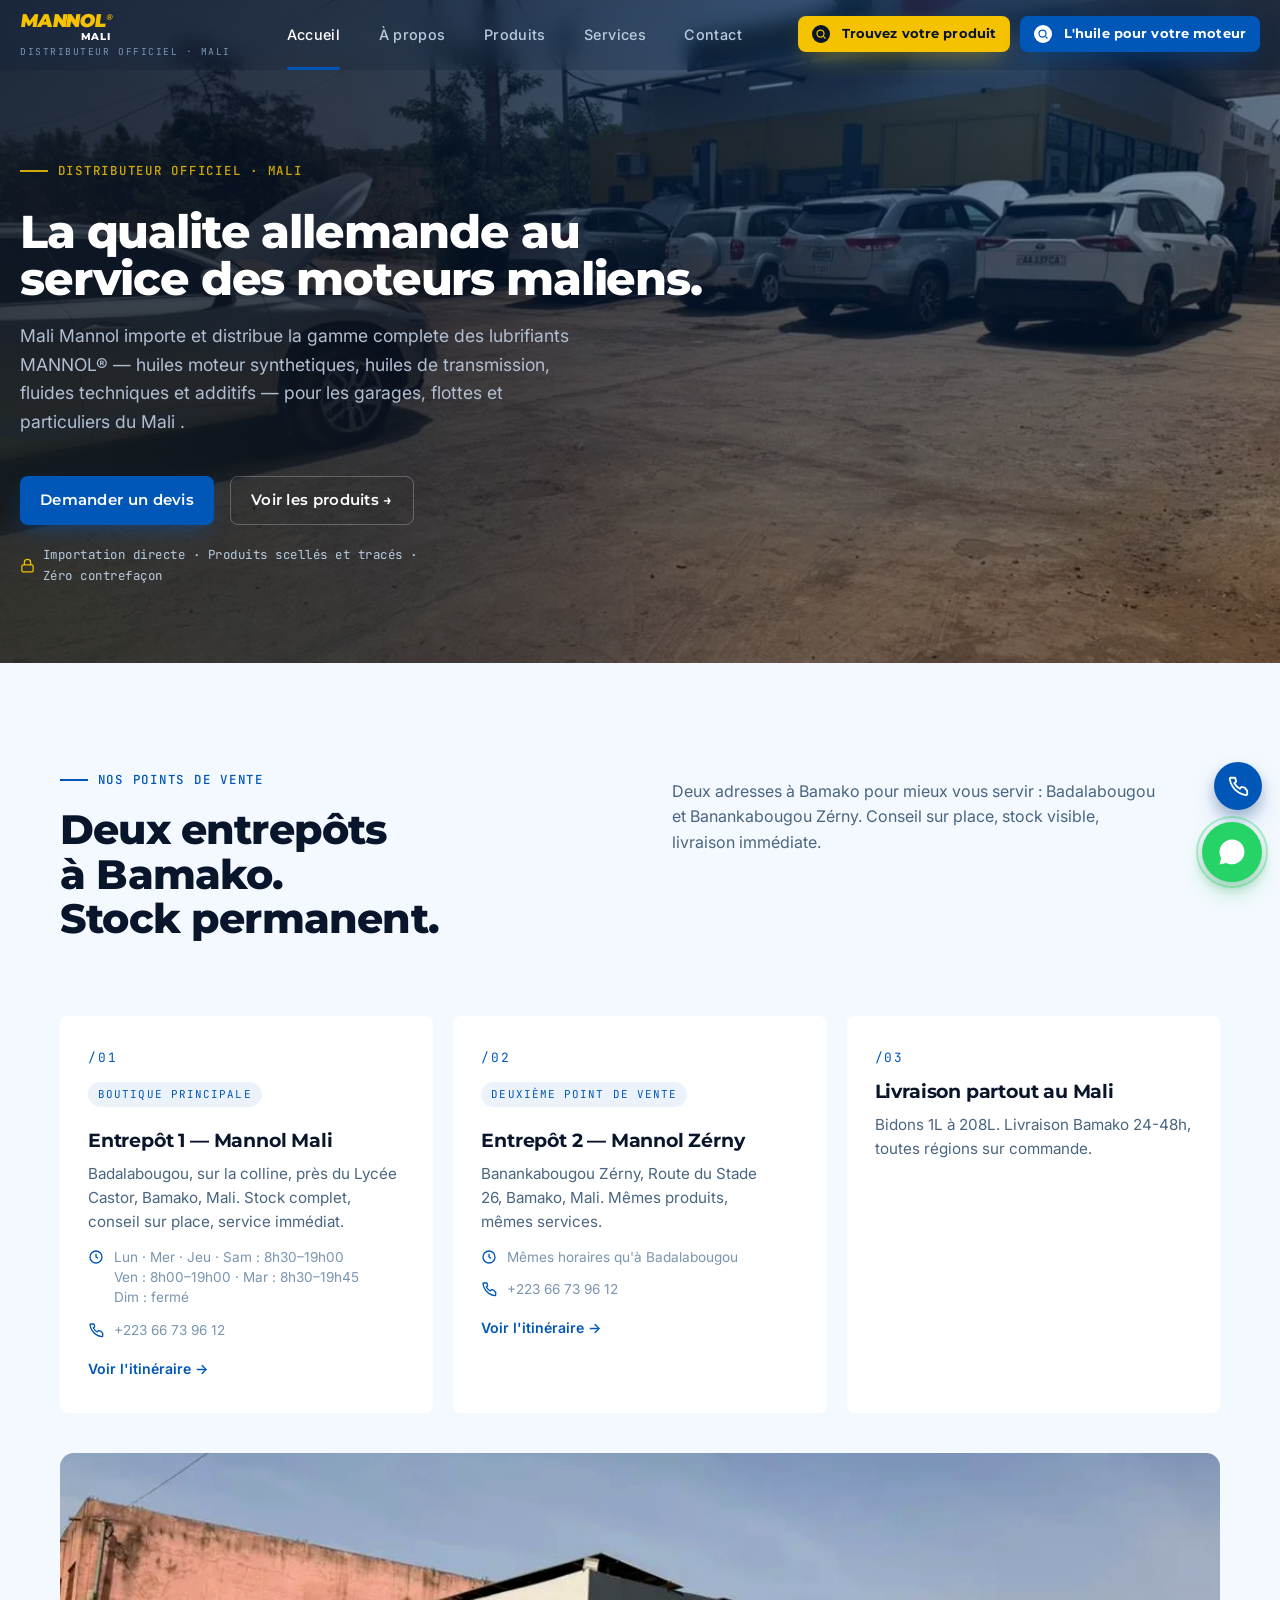
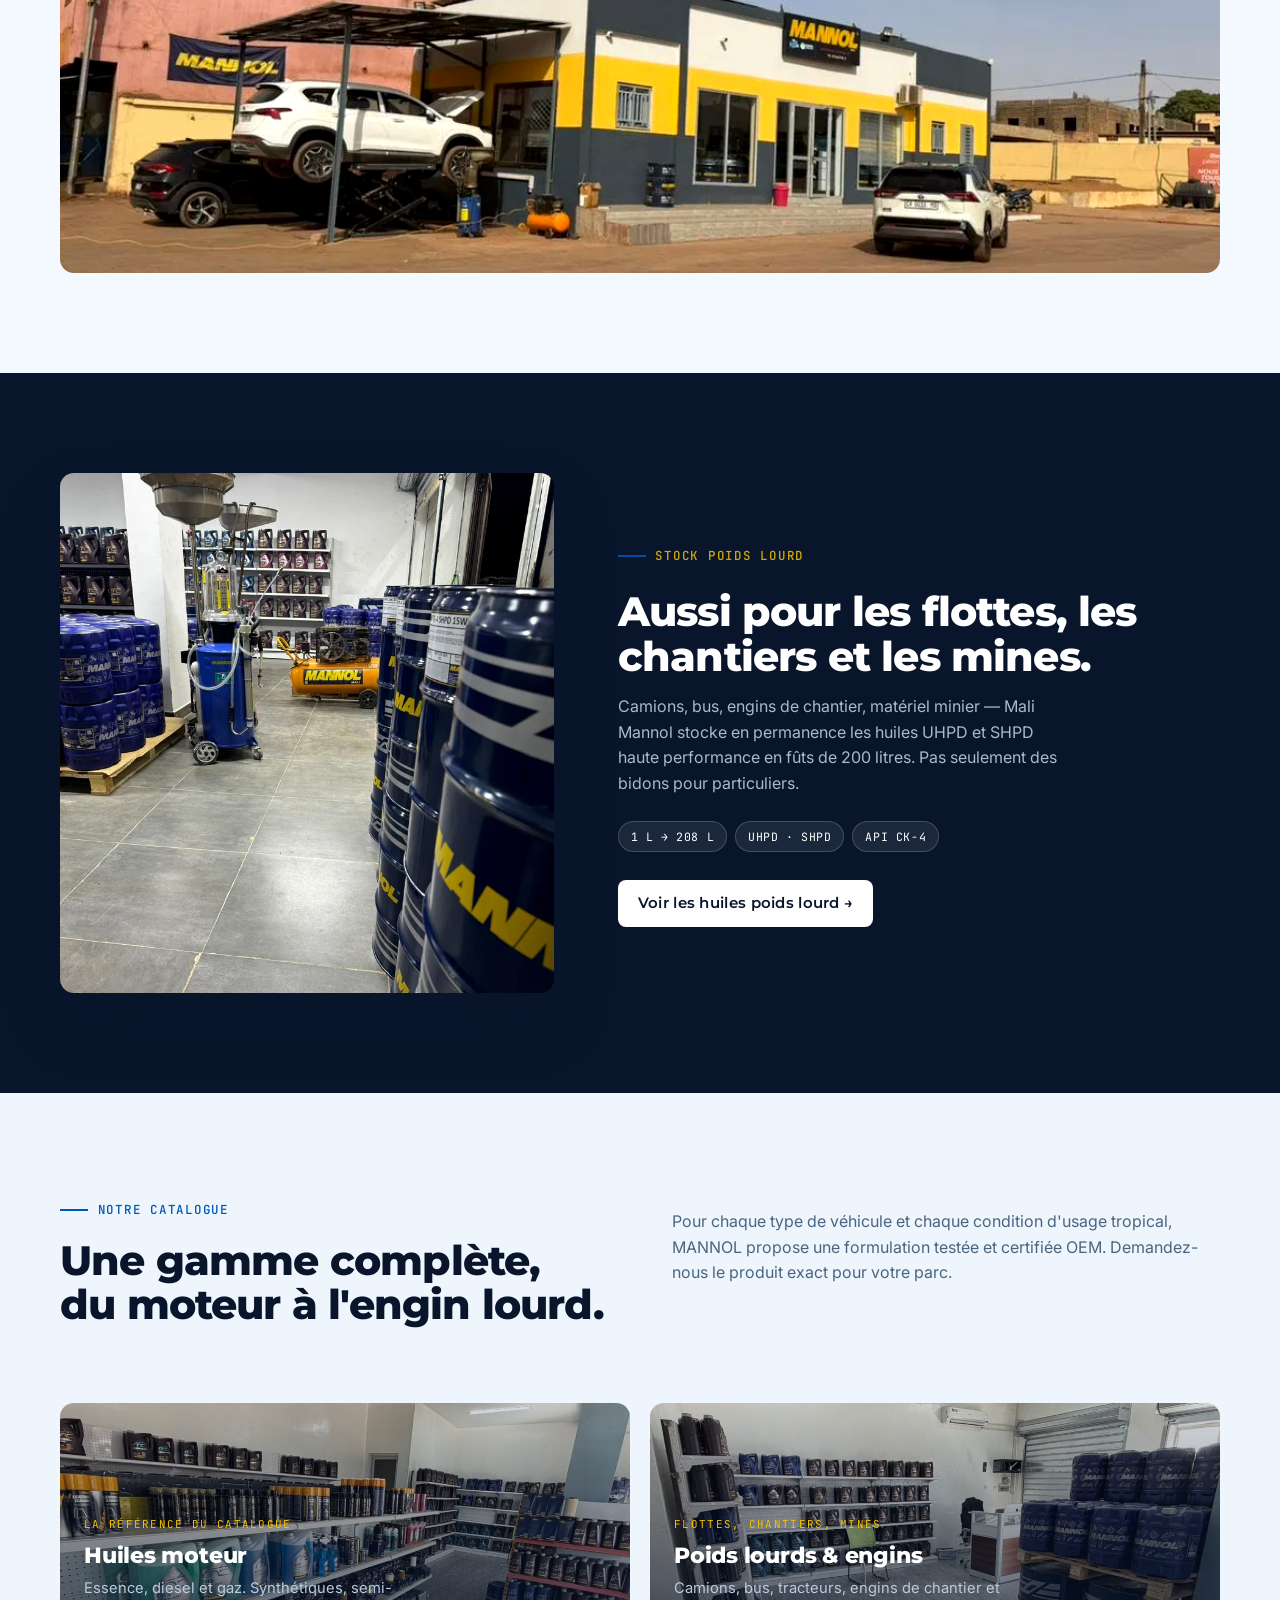
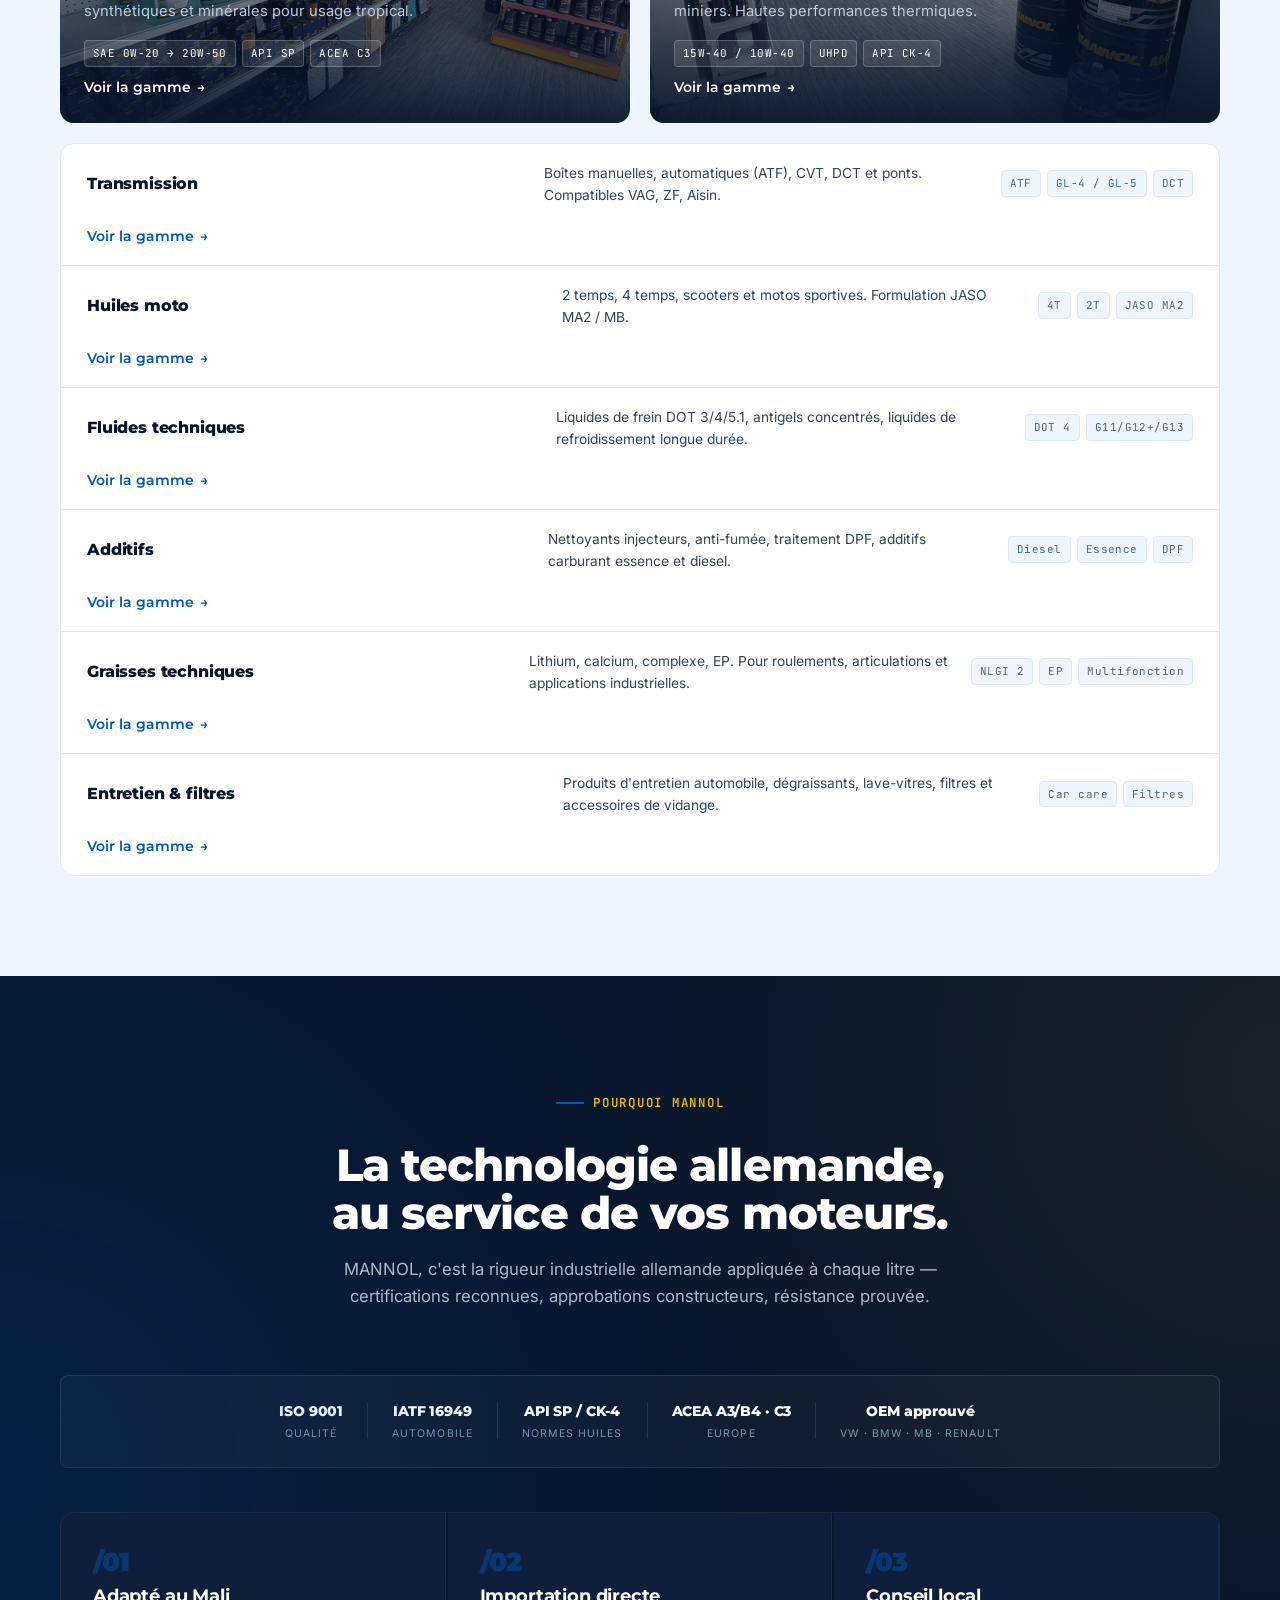
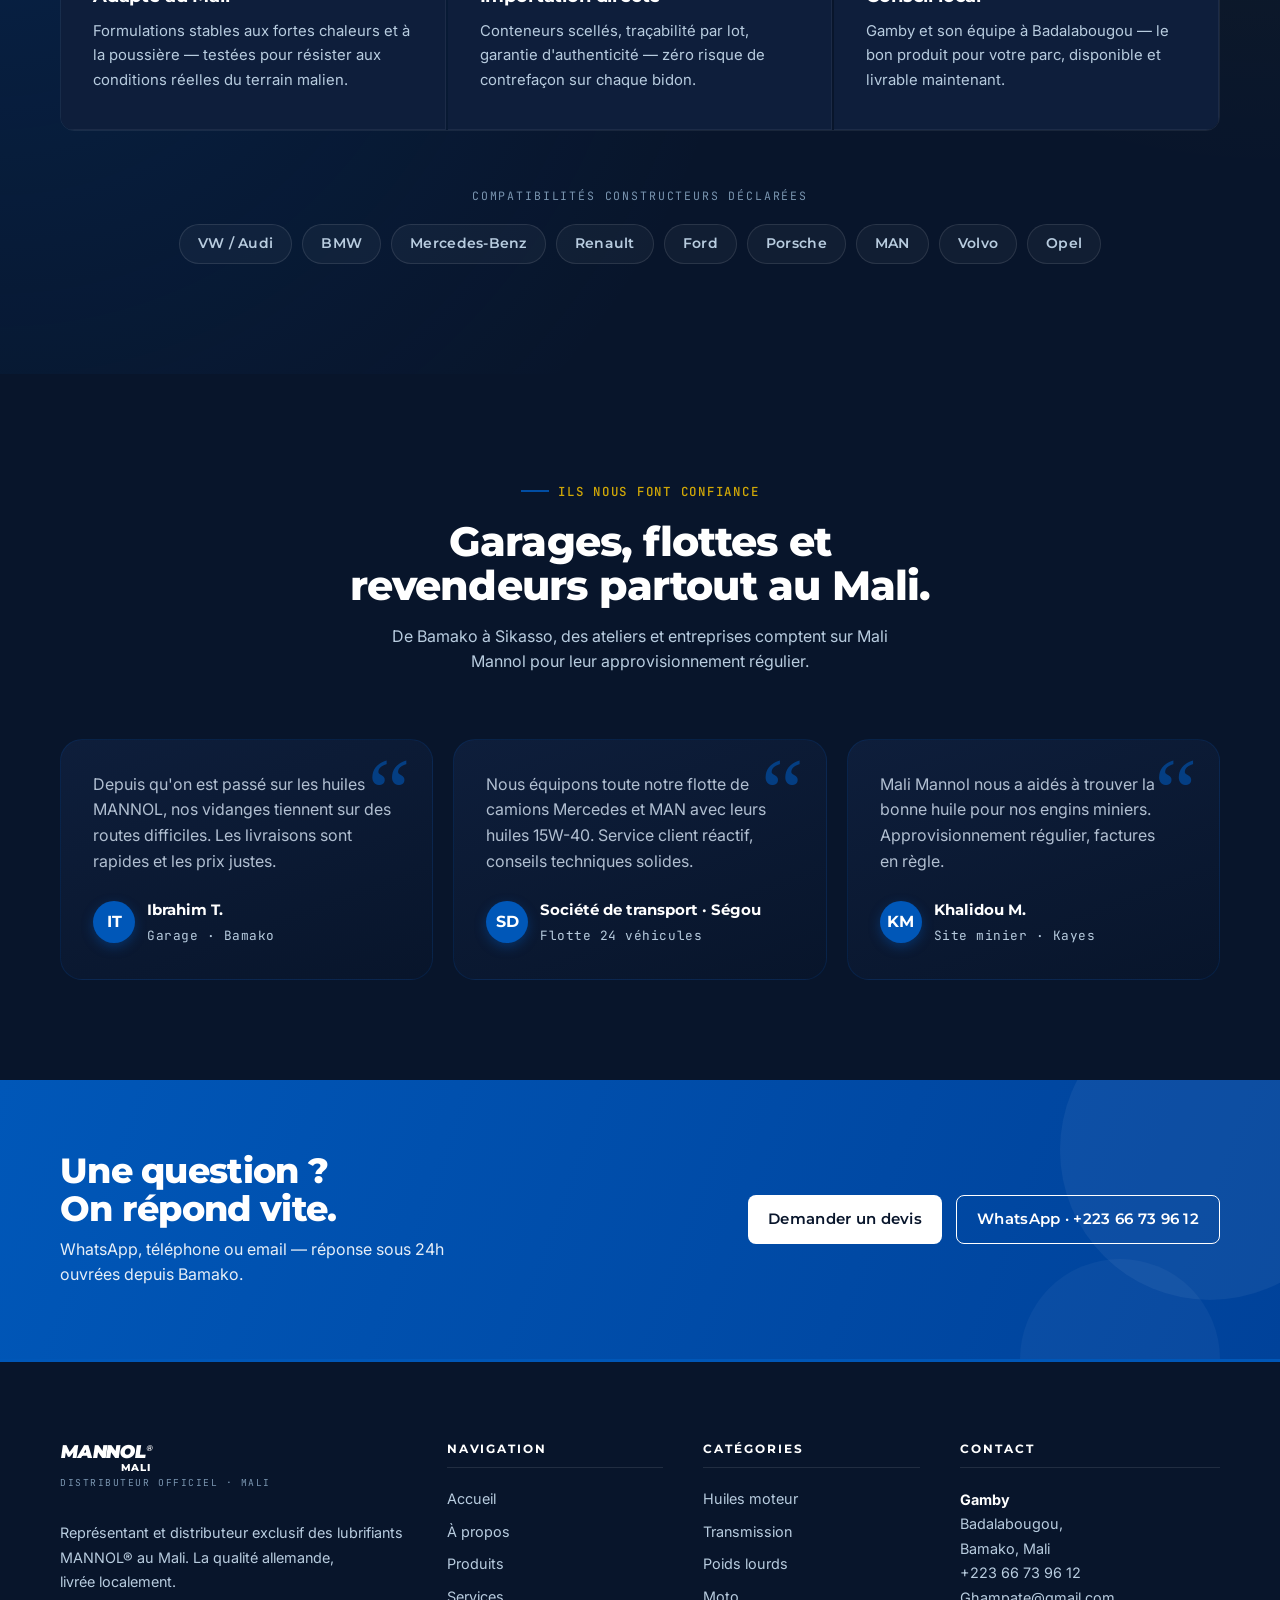
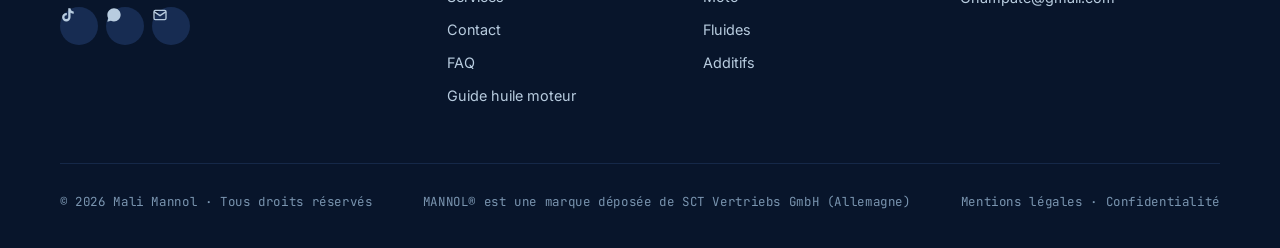
<file: index.html>
﻿<!doctype html>
<html lang="fr">
<head>
<meta charset="utf-8" />
<meta name="viewport" content="width=device-width, initial-scale=1" />
<title>Mannol Mali — Distributeur Officiel Lubrifiants MANNOL</title>
<meta name="description" content="Mannol Mali, distributeur officiel MANNOL® au Mali. Huiles moteur, transmission et poids lourds. Livraison Bamako et régions. Devis gratuit : +223 66 73 96 12." />
<meta name="keywords" content="MANNOL Mali, huile moteur Bamako, lubrifiant Mali, huile allemande Mali, vidange Bamako, distributeur MANNOL" />
<meta name="google-site-verification" content="dLcjtd_ZxmTeSxxLT55VLm4oa38gffoxF4bqdBHw6nM" />
<meta name="google-site-verification" content="7efVR_dW5fn8B5Qx-53nR4E3H8j_bMgEDv0G48EgyCs" />
<meta name="robots" content="index, follow">
<link rel="canonical" href="https://www.mannol-mali.com/">

<!-- Open Graph -->
<meta property="og:type" content="website">
<meta property="og:url" content="https://www.mannol-mali.com/">
<meta property="og:title" content="Mannol Mali — Distributeur Officiel Lubrifiants MANNOL au Mali">
<meta property="og:description" content="Mannol Mali, distributeur officiel MANNOL® à Bamako. Huiles moteur synthétiques, transmission, poids lourds, moto. Livraison Bamako et régions. Devis gratuit.">
<meta property="og:image" content="https://www.mannol-mali.com/images/boutique-exterieur.jpg">
<meta property="og:image:width" content="1200">
<meta property="og:image:height" content="630">
<meta property="og:locale" content="fr_ML">
<meta property="og:site_name" content="Mannol Mali">

<!-- Twitter Card -->
<meta name="twitter:card" content="summary_large_image">
<meta name="twitter:title" content="Mannol Mali — Distributeur Officiel Lubrifiants MANNOL au Mali">
<meta name="twitter:description" content="Distributeur officiel MANNOL® à Bamako. Huiles moteur, transmission, poids lourds. Livraison partout au Mali.">
<meta name="twitter:image" content="https://www.mannol-mali.com/images/boutique-exterieur.jpg">

<link rel="preconnect" href="https://fonts.googleapis.com" />
<link rel="preconnect" href="https://fonts.gstatic.com" crossorigin />
<link href="https://fonts.googleapis.com/css2?family=Montserrat:wght@500;600;700;800;900&family=Inter:wght@400;500;600&family=JetBrains+Mono:wght@400;500&display=swap" rel="stylesheet" />
<link rel="stylesheet" href="styles.css" />
<link rel="icon" href="data:image/svg+xml,%3Csvg xmlns='http://www.w3.org/2000/svg' viewBox='0 0 64 64'%3E%3Crect width='64' height='64' rx='10' fill='%230057B8'/%3E%3Ctext x='50%25' y='54%25' text-anchor='middle' fill='%23FFFFFF' font-family='Helvetica' font-weight='900' font-size='28'%3EM%3C/text%3E%3C/svg%3E" />
</head>
<body>

<!-- ============= HEADER ============= -->
<header class="site-header">
  
  <div class="container nav-wrap">
    <a class="brand" href="index.html" aria-label="Mannol Mali — retour à l'accueil">
      
      <span class="brand-text">
        <span class="lockup"><span class="lockup-main">Mannol</span><span class="lockup-sub">Mali</span></span>
        <span class="sub">Distributeur officiel · Mali</span>
      </span>
    </a>
    <nav class="primary-nav" aria-label="Navigation principale">
      <a href="index.html" class="active">Accueil</a>
      <a href="a-propos.html">À propos</a>
      <a href="produits.html">Produits</a>
      <a href="services.html">Services</a>
      <a href="contact.html">Contact</a>
    </nav>
    <div class="nav-cta">
      <a class="btn-finder btn-sm" href="https://www.mannol.de/fr/produits" target="_blank" rel="noopener" style="padding: 8px 14px; font-size: .8rem;"><span class="finder-icon" style="width:18px;height:18px;"><svg viewBox="0 0 24 24" fill="none" stroke="currentColor" stroke-width="2.5"><circle cx="11" cy="11" r="7"/><path d="M21 21l-4.3-4.3"/></svg></span>Trouvez votre produit</a>
      <a class="btn-finder btn-finder-blue btn-sm" href="https://sct-oilfinder.sct-germany.de/SCTOilfinder/index.php?LE=EN&SPL=Mannol" target="_blank" rel="noopener" style="padding: 8px 14px; font-size: .8rem;"><span class="finder-icon" style="width:18px;height:18px;"><svg viewBox="0 0 24 24" fill="none" stroke="currentColor" stroke-width="2.5"><circle cx="11" cy="11" r="7"/><path d="M21 21l-4.3-4.3"/></svg></span>L'huile pour votre moteur</a>
      <button class="nav-toggle" aria-label="Ouvrir le menu" onclick="document.getElementById('mobileMenu').classList.add('open')">
        <svg viewBox="0 0 24 24" fill="none" stroke="currentColor" stroke-width="2"><path d="M3 6h18M3 12h18M3 18h18"/></svg>
      </button>
    </div>
  </div>
</header>

<!-- mobile menu -->
<div class="mobile-menu" id="mobileMenu">
  <div class="top">
    <a class="brand" href="index.html">
      
      <span class="brand-text">
        <span class="lockup"><span class="lockup-main">Mannol</span><span class="lockup-sub">Mali</span></span>
        <span class="sub">Distributeur officiel</span>
      </span>
    </a>
    <button class="nav-toggle" aria-label="Fermer" onclick="document.getElementById('mobileMenu').classList.remove('open')">
      <svg viewBox="0 0 24 24" fill="none" stroke="currentColor" stroke-width="2"><path d="M6 6l12 12M18 6L6 18"/></svg>
    </button>
  </div>
  <div class="links">
    <a href="index.html">Accueil</a>
    <a href="a-propos.html">À propos</a>
    <a href="produits.html">Produits</a>
    <a href="services.html">Services</a>
    <a href="contact.html">Contact</a>
  </div>
  <div class="ctas">
    <a class="btn btn-primary" href="contact.html">Demander un devis</a>
    <a class="btn btn-ghost" href="produits.html">Voir les produits →</a>
  </div>
</div>

<!-- ============= HERO ============= -->
<section class="hero" data-screen-label="Hero" data-cms-bg="hero">
  <div class="hero-bg" aria-hidden="true">
    <img src="/images/boutique-clients.webp" alt="" loading="eager" fetchpriority="high">
  </div>
  <div class="container hero-grid">
    <div class="hero-copy">
      <span class="eyebrow">Distributeur officiel · Mali</span>
      <h1>La qualité <em>allemande</em> au service des moteurs maliens.</h1>
      <p class="lede">
        Mali Mannol importe et distribue la gamme complète des lubrifiants MANNOL® — huiles moteur synthétiques, huiles de transmission, fluides techniques et additifs — pour les garages, flottes et particuliers du Mali.
      </p>
      <div class="hero-actions hero-actions-desktop">
        <a class="btn btn-primary" href="contact.html">Demander un devis</a>
        <a class="btn btn-ghost" href="produits.html">Voir les produits →</a>
      </div>
      <div class="hero-actions hero-actions-finder">
        <a class="btn-finder" href="https://www.mannol.de/fr/produits" target="_blank" rel="noopener"><span class="finder-icon"><svg viewBox="0 0 24 24" fill="none" stroke="currentColor" stroke-width="2.5"><circle cx="11" cy="11" r="7"/><path d="M21 21l-4.3-4.3"/></svg></span>Trouvez votre produit</a>
        <a class="btn-finder btn-finder-blue" href="https://sct-oilfinder.sct-germany.de/SCTOilfinder/index.php?LE=EN&SPL=Mannol" target="_blank" rel="noopener"><span class="finder-icon"><svg viewBox="0 0 24 24" fill="none" stroke="currentColor" stroke-width="2.5"><circle cx="11" cy="11" r="7"/><path d="M21 21l-4.3-4.3"/></svg></span>L'huile pour votre moteur</a>
      </div>
      <p class="hero-trust"><svg viewBox="0 0 24 24" fill="none" stroke="currentColor" stroke-width="2"><rect x="3" y="11" width="18" height="11" rx="2" ry="2"/><path d="M7 11V7a5 5 0 0110 0v4"/></svg> Importation directe · Produits scellés et tracés · Zéro contrefaçon</p>
    </div>
  </div>
</section>

<!-- ============= SHOWROOM ============= -->
<section class="block">
  <div class="container">
    <div class="section-head">
      <div>
        <span class="eyebrow">Nos points de vente</span>
        <h2>Deux entrepôts à Bamako. Stock permanent.</h2>
      </div>
      <p class="lead">Deux adresses à Bamako pour mieux vous servir : Badalabougou et Banankabougou Zérny. Conseil sur place, stock visible, livraison immédiate.</p>
    </div>
    <div class="info-grid">
      <div class="info-cell">
        <span class="info-num">/01</span>
        <span class="pdv-tag">Boutique principale</span>
        <h3>Entrepôt 1 — Mannol Mali</h3>
        <p>Badalabougou, sur la colline, près du Lycée Castor, Bamako, Mali. Stock complet, conseil sur place, service immédiat.</p>
        <div class="pdv-detail">
          <svg viewBox="0 0 24 24" fill="none" stroke="currentColor" stroke-width="2"><circle cx="12" cy="12" r="9"/><path d="M12 7v5l3 2"/></svg>
          <span>Lun · Mer · Jeu · Sam : 8h30–19h00<br>Ven : 8h00–19h00 · Mar : 8h30–19h45<br>Dim : fermé</span>
        </div>
        <div class="pdv-detail">
          <svg viewBox="0 0 24 24" fill="none" stroke="currentColor" stroke-width="2"><path d="M22 16.92V21a1 1 0 01-1.1 1 19.8 19.8 0 01-8.6-3.1 19.5 19.5 0 01-6-6A19.8 19.8 0 013 4.1 1 1 0 014.1 3h4.1a1 1 0 011 .8 12.7 12.7 0 00.7 2.8 1 1 0 01-.2 1L8 9a16 16 0 006 6l1.4-1.7a1 1 0 011-.2 12.7 12.7 0 002.8.7 1 1 0 01.8 1z"/></svg>
          <span><a href="tel:+22366739612">+223 66 73 96 12</a></span>
        </div>
        <a class="pdv-link" href="https://www.google.com/maps/search/?api=1&query=12.6103892,-7.9949892" target="_blank" rel="noopener">Voir l'itinéraire →</a>
      </div>
      <div class="info-cell">
        <span class="info-num">/02</span>
        <span class="pdv-tag">Deuxième point de vente</span>
        <h3>Entrepôt 2 — Mannol Zérny</h3>
        <p>Banankabougou Zérny, Route du Stade 26, Bamako, Mali. Mêmes produits, mêmes services.</p>
        <div class="pdv-detail">
          <svg viewBox="0 0 24 24" fill="none" stroke="currentColor" stroke-width="2"><circle cx="12" cy="12" r="9"/><path d="M12 7v5l3 2"/></svg>
          <span>Mêmes horaires qu'à Badalabougou</span>
        </div>
        <div class="pdv-detail">
          <svg viewBox="0 0 24 24" fill="none" stroke="currentColor" stroke-width="2"><path d="M22 16.92V21a1 1 0 01-1.1 1 19.8 19.8 0 01-8.6-3.1 19.5 19.5 0 01-6-6A19.8 19.8 0 013 4.1 1 1 0 014.1 3h4.1a1 1 0 011 .8 12.7 12.7 0 00.7 2.8 1 1 0 01-.2 1L8 9a16 16 0 006 6l1.4-1.7a1 1 0 011-.2 12.7 12.7 0 002.8.7 1 1 0 01.8 1z"/></svg>
          <span><a href="tel:+22366739612">+223 66 73 96 12</a></span>
        </div>
        <a class="pdv-link" href="https://www.google.com/maps/search/?api=1&query=12.5984692,-7.9359115" target="_blank" rel="noopener">Voir l'itinéraire →</a>
      </div>
      <div class="info-cell">
        <span class="info-num">/03</span>
        <h3>Livraison partout au Mali</h3>
        <p>Bidons 1L à 208L. Livraison Bamako 24-48h, toutes régions sur commande.</p>
      </div>
    </div>
    <img src="/images/boutique-exterieur.webp"
         alt="Boutique Mali Mannol — Badalabougou, Bamako"
         loading="lazy"
         style="width:100%;height:420px;object-fit:cover;object-position:center 40%;border-radius:14px;margin-top:40px;filter:brightness(1.04) contrast(1.06) saturate(1.08);">
  </div>
</section>

<!-- ============= CAPACITE POIDS LOURD ============= -->
<section class="block dark hd-section">
  <div class="container hd-grid">
    <div class="hd-visual">
      <img src="/images/entrepot-futs-poids-lourd.webp" alt="Fûts MANNOL de 200 litres empilés dans l'entrepôt de Bamako, avec station de vidange et compresseur" loading="lazy">
    </div>
    <div class="hd-copy">
      <span class="eyebrow" style="color:var(--or);">Stock poids lourd</span>
      <h2>Aussi pour les flottes, les chantiers et les mines.</h2>
      <p class="lead">Camions, bus, engins de chantier, matériel minier — Mali Mannol stocke en permanence les huiles UHPD et SHPD haute performance en fûts de 200 litres. Pas seulement des bidons pour particuliers.</p>
      <div class="hd-chips">
        <span>1 L → 208 L</span>
        <span>UHPD · SHPD</span>
        <span>API CK-4</span>
      </div>
      <a class="btn btn-light" href="produits.html#poids-lourd">Voir les huiles poids lourd →</a>
    </div>
  </div>
</section>

<!-- ============= CATEGORIES ============= -->
<section class="block tinted" id="categories">
  <div class="container">
    <div class="section-head">
      <div>
        <span class="eyebrow">Notre catalogue</span>
        <h2>Une gamme complète, du moteur à l'engin lourd.</h2>
      </div>
      <p class="lead">
        Pour chaque type de véhicule et chaque condition d'usage tropical, MANNOL propose une formulation testée et certifiée OEM. Demandez-nous le produit exact pour votre parc.
      </p>
    </div>
    <div class="cat-featured">
      <a class="cat-feature-card" href="produits.html#huiles-moteur" style="background-image:url('/images/entrepot-interieur.webp');">
        <div class="cfc-scrim"></div>
        <div class="cfc-body">
          <span class="cfc-eyebrow">La référence du catalogue</span>
          <h3>Huiles moteur</h3>
          <p>Essence, diesel et gaz. Synthétiques, semi-synthétiques et minérales pour usage tropical.</p>
          <div class="specs"><span>SAE 0W-20 → 20W-50</span><span>API SP</span><span>ACEA C3</span></div>
          <span class="more">Voir la gamme</span>
        </div>
      </a>
      <a class="cat-feature-card" href="produits.html#poids-lourd" style="background-image:url('/images/entrepot-stock.webp');">
        <div class="cfc-scrim"></div>
        <div class="cfc-body">
          <span class="cfc-eyebrow">Flottes, chantiers, mines</span>
          <h3>Poids lourds & engins</h3>
          <p>Camions, bus, tracteurs, engins de chantier et miniers. Hautes performances thermiques.</p>
          <div class="specs"><span>15W-40 / 10W-40</span><span>UHPD</span><span>API CK-4</span></div>
          <span class="more">Voir la gamme</span>
        </div>
      </a>
    </div>

    <div class="cat-compact-list">
      <a class="cat-row" href="produits.html#transmission">
        <h3>Transmission</h3>
        <p>Boîtes manuelles, automatiques (ATF), CVT, DCT et ponts. Compatibles VAG, ZF, Aisin.</p>
        <div class="specs"><span>ATF</span><span>GL-4 / GL-5</span><span>DCT</span></div>
        <span class="more">Voir la gamme</span>
      </a>
      <a class="cat-row" href="produits.html#moto">
        <h3>Huiles moto</h3>
        <p>2 temps, 4 temps, scooters et motos sportives. Formulation JASO MA2 / MB.</p>
        <div class="specs"><span>4T</span><span>2T</span><span>JASO MA2</span></div>
        <span class="more">Voir la gamme</span>
      </a>
      <a class="cat-row" href="produits.html#fluides">
        <h3>Fluides techniques</h3>
        <p>Liquides de frein DOT 3/4/5.1, antigels concentrés, liquides de refroidissement longue durée.</p>
        <div class="specs"><span>DOT 4</span><span>G11/G12+/G13</span></div>
        <span class="more">Voir la gamme</span>
      </a>
      <a class="cat-row" href="produits.html#additifs">
        <h3>Additifs</h3>
        <p>Nettoyants injecteurs, anti-fumée, traitement DPF, additifs carburant essence et diesel.</p>
        <div class="specs"><span>Diesel</span><span>Essence</span><span>DPF</span></div>
        <span class="more">Voir la gamme</span>
      </a>
      <a class="cat-row" href="produits.html#graisses">
        <h3>Graisses techniques</h3>
        <p>Lithium, calcium, complexe, EP. Pour roulements, articulations et applications industrielles.</p>
        <div class="specs"><span>NLGI 2</span><span>EP</span><span>Multifonction</span></div>
        <span class="more">Voir la gamme</span>
      </a>
      <a class="cat-row" href="produits.html#car-care">
        <h3>Entretien & filtres</h3>
        <p>Produits d'entretien automobile, dégraissants, lave-vitres, filtres et accessoires de vidange.</p>
        <div class="specs"><span>Car care</span><span>Filtres</span></div>
        <span class="more">Voir la gamme</span>
      </a>
    </div>
  </div>
</section>

<!-- ============= POURQUOI MANNOL ============= -->
<section class="why-mannol-section">
  <div class="container">

    <div class="why-mannol-header">
      <span class="eyebrow" style="color:var(--or);">Pourquoi MANNOL</span>
      <h2>La technologie allemande,<br>au service de vos moteurs.</h2>
      <p>MANNOL, c'est la rigueur industrielle allemande appliquée à chaque litre — certifications reconnues, approbations constructeurs, résistance prouvée.</p>
    </div>

    <!-- Certifications : bande de badges -->
    <div class="cert-band" aria-label="Certifications MANNOL">
      <div class="cert-item"><div class="cert-code">ISO 9001</div><div class="cert-desc">Qualité</div></div>
      <div class="cert-sep" aria-hidden="true"></div>
      <div class="cert-item"><div class="cert-code">IATF 16949</div><div class="cert-desc">Automobile</div></div>
      <div class="cert-sep" aria-hidden="true"></div>
      <div class="cert-item"><div class="cert-code">API SP / CK-4</div><div class="cert-desc">Normes huiles</div></div>
      <div class="cert-sep" aria-hidden="true"></div>
      <div class="cert-item"><div class="cert-code">ACEA A3/B4 · C3</div><div class="cert-desc">Europe</div></div>
      <div class="cert-sep" aria-hidden="true"></div>
      <div class="cert-item"><div class="cert-code">OEM approuvé</div><div class="cert-desc">VW · BMW · MB · Renault</div></div>
    </div>

    <!-- Services : 3 colonnes sans icon-box -->
    <div class="why-mannol-grid why-service-grid">
      <div class="why-mannol-card">
        <span class="why-num">/01</span>
        <h3>Adapté au Mali</h3>
        <p>Formulations stables aux fortes chaleurs et à la poussière — testées pour résister aux conditions réelles du terrain malien.</p>
      </div>
      <div class="why-mannol-card">
        <span class="why-num">/02</span>
        <h3>Importation directe</h3>
        <p>Conteneurs scellés, traçabilité par lot, garantie d'authenticité — zéro risque de contrefaçon sur chaque bidon.</p>
      </div>
      <div class="why-mannol-card">
        <span class="why-num">/03</span>
        <h3>Conseil local</h3>
        <p>Gamby et son équipe à Badalabougou — le bon produit pour votre parc, disponible et livrable maintenant.</p>
      </div>
    </div>

    <div class="why-mannol-oem">
      <span class="oem-label">Compatibilités constructeurs déclarées</span>
      <div class="oem-tags">
        <span>VW / Audi</span><span>BMW</span><span>Mercedes-Benz</span>
        <span>Renault</span><span>Ford</span><span>Porsche</span>
        <span>MAN</span><span>Volvo</span><span>Opel</span>
      </div>
    </div>

  </div>
</section>

<!-- ============= TESTIMONIALS ============= -->
<section class="block dark">
  <div class="container">
    <div class="section-head">
      <div>
        <span class="eyebrow" style="color:var(--or);">Ils nous font confiance</span>
        <h2>Garages, flottes et revendeurs partout au Mali.</h2>
      </div>
      <p class="lead">
        De Bamako à Sikasso, des ateliers et entreprises comptent sur Mali Mannol pour leur approvisionnement régulier.
      </p>
    </div>
    <div class="testi-grid">
      <div class="testi">
        <p>Depuis qu'on est passé sur les huiles MANNOL, nos vidanges tiennent sur des routes difficiles. Les livraisons sont rapides et les prix justes.</p>
        <div class="who">
          <div class="av">IT</div>
          <div><strong>Ibrahim T.</strong><span>Garage · Bamako</span></div>
        </div>
      </div>
      <div class="testi">
        <p>Nous équipons toute notre flotte de camions Mercedes et MAN avec leurs huiles 15W-40. Service client réactif, conseils techniques solides.</p>
        <div class="who">
          <div class="av">SD</div>
          <div><strong>Société de transport · Ségou</strong><span>Flotte 24 véhicules</span></div>
        </div>
      </div>
      <div class="testi">
        <p>Mali Mannol nous a aidés à trouver la bonne huile pour nos engins miniers. Approvisionnement régulier, factures en règle.</p>
        <div class="who">
          <div class="av">KM</div>
          <div><strong>Khalidou M.</strong><span>Site minier · Kayes</span></div>
        </div>
      </div>
    </div>
  </div>
</section>

<!-- ============= CTA BAND ============= -->
<section class="cta-band">
  <div class="container row">
    <div><h2>Une question ? On répond vite.</h2><p style="margin: 8px 0 0; opacity: .9;">WhatsApp, téléphone ou email — réponse sous 24h ouvrées depuis Bamako.</p></div>
    <div class="actions">
      <a class="btn btn-light" href="contact.html">Demander un devis</a>
      <a class="btn btn-ghost" href="https://wa.me/22366739612" target="_blank" rel="noopener" style="border-color: white;">WhatsApp · +223 66 73 96 12</a>
    </div>
  </div>
</section>

<!-- ============= FOOTER ============= -->
<footer class="site-footer">
  <div class="container">
    <div class="footer-grid">
      <div>
        <a class="brand" href="index.html">
          
          <span class="brand-text">
            <span class="lockup"><span class="lockup-main">Mannol</span><span class="lockup-sub">Mali</span></span>
            <span class="sub">Distributeur officiel · Mali</span>
          </span>
        </a>
        <p style="margin-top:18px;">Représentant et distributeur exclusif des lubrifiants MANNOL® au Mali. La qualité allemande, livrée localement.</p>
        <div class="social" aria-label="Réseaux sociaux">
          <a href="https://www.tiktok.com/@gambymannol" target="_blank" rel="noopener" aria-label="TikTok"><svg viewBox="0 0 24 24" fill="currentColor"><path d="M19.59 6.69a4.83 4.83 0 01-3.77-4.25V2h-3.45v13.67a2.89 2.89 0 01-2.88 2.5 2.89 2.89 0 01-2.89-2.89 2.89 2.89 0 012.89-2.89c.28 0 .54.04.79.1V9.01a6.27 6.27 0 00-.79-.05 6.34 6.34 0 00-6.34 6.34 6.34 6.34 0 006.34 6.34 6.34 6.34 0 006.33-6.34V8.67a8.18 8.18 0 004.78 1.52V6.74a4.85 4.85 0 01-1.01-.05z"/></svg></a>
          <a href="https://wa.me/22366739612" aria-label="WhatsApp"><svg viewBox="0 0 24 24" fill="currentColor"><path d="M17.5 14.4c-.3-.2-1.7-.8-2-.9-.3-.1-.5-.2-.7.2-.2.3-.7.9-.9 1.1-.2.2-.3.2-.6.1-.3-.2-1.2-.5-2.4-1.5-.9-.8-1.5-1.8-1.6-2.1-.2-.3 0-.5.1-.6l.5-.5c.1-.2.2-.3.3-.5 0-.2 0-.4 0-.5-.1-.2-.7-1.6-.9-2.2-.2-.6-.5-.5-.7-.5h-.6c-.2 0-.5.1-.8.4-.3.3-1 1-1 2.5s1 2.9 1.2 3.1c.2.2 2.1 3.2 5 4.5 2.9 1.3 2.9.9 3.4.8.5-.1 1.7-.7 1.9-1.3.2-.7.2-1.2.2-1.3-.1-.1-.2-.2-.5-.3zM12 2C6.5 2 2 6.5 2 12c0 1.8.5 3.5 1.3 4.9L2 22l5.3-1.3c1.4.7 3 1.1 4.7 1.1 5.5 0 10-4.5 10-10S17.5 2 12 2z"/></svg></a>
          <a href="mailto:Ghampate@gmail.com" aria-label="Email"><svg viewBox="0 0 24 24" fill="none" stroke="currentColor" stroke-width="2"><rect x="3" y="5" width="18" height="14" rx="2"/><path d="M3 7l9 6 9-6"/></svg></a>
        </div>
      </div>
      <div>
        <h4>Navigation</h4>
        <ul>
          <li><a href="index.html">Accueil</a></li>
          <li><a href="a-propos.html">À propos</a></li>
          <li><a href="produits.html">Produits</a></li>
          <li><a href="services.html">Services</a></li>
          <li><a href="contact.html">Contact</a></li>
          <li><a href="faq.html">FAQ</a></li>
          <li><a href="guide-huile-moteur.html">Guide huile moteur</a></li>
        </ul>
      </div>
      <div>
        <h4>Catégories</h4>
        <ul>
          <li><a href="produits.html#huiles-moteur">Huiles moteur</a></li>
          <li><a href="produits.html#transmission">Transmission</a></li>
          <li><a href="produits.html#poids-lourd">Poids lourds</a></li>
          <li><a href="produits.html#moto">Moto</a></li>
          <li><a href="produits.html#fluides">Fluides</a></li>
          <li><a href="produits.html#additifs">Additifs</a></li>
        </ul>
      </div>
      <div>
        <h4>Contact</h4>
        <p style="line-height:1.7;">
          <strong style="color:white;">Gamby</strong><br/>
          Badalabougou,<br/> Bamako, Mali<br/>
          <a href="tel:+22366739612">+223 66 73 96 12</a><br/>
          <a href="mailto:Ghampate@gmail.com">Ghampate@gmail.com</a>
        </p>
      </div>
    </div>
    <div class="footer-bottom">
      <span>© 2026 Mali Mannol · Tous droits réservés</span>
      <span>MANNOL® est une marque déposée de SCT Vertriebs GmbH (Allemagne)</span>
      <span><a href="#">Mentions légales</a> · <a href="#">Confidentialité</a></span>
    </div>
  </div>
</footer>

<!-- ============= WHATSAPP FAB ============= -->
<a class="fab-tel" href="tel:+22366739612" aria-label="Appeler Mannol Mali"><svg viewBox="0 0 24 24" fill="none" stroke="currentColor" stroke-width="2"><path d="M22 16.92V21a1 1 0 01-1.1 1 19.8 19.8 0 01-8.6-3.1 19.5 19.5 0 01-6-6A19.8 19.8 0 013 4.1 1 1 0 014.1 3h4.1a1 1 0 011 .8 12.7 12.7 0 00.7 2.8 1 1 0 01-.2 1L8 9a16 16 0 006 6l1.4-1.7a1 1 0 011-.2 12.7 12.7 0 002.8.7 1 1 0 01.8 1z"/></svg></a>
<a class="fab-wa" href="https://wa.me/22366739612?text=Bonjour%20Mali%20Mannol%2C%20je%20souhaite%20un%20devis." target="_blank" rel="noopener" aria-label="WhatsApp Mali Mannol">
  <svg viewBox="0 0 24 24" fill="currentColor"><path d="M17.5 14.4c-.3-.2-1.7-.8-2-.9-.3-.1-.5-.2-.7.2-.2.3-.7.9-.9 1.1-.2.2-.3.2-.6.1-.3-.2-1.2-.5-2.4-1.5-.9-.8-1.5-1.8-1.6-2.1-.2-.3 0-.5.1-.6l.5-.5c.1-.2.2-.3.3-.5 0-.2 0-.4 0-.5-.1-.2-.7-1.6-.9-2.2-.2-.6-.5-.5-.7-.5h-.6c-.2 0-.5.1-.8.4-.3.3-1 1-1 2.5s1 2.9 1.2 3.1c.2.2 2.1 3.2 5 4.5 2.9 1.3 2.9.9 3.4.8.5-.1 1.7-.7 1.9-1.3.2-.7.2-1.2.2-1.3-.1-.1-.2-.2-.5-.3zM12 2C6.5 2 2 6.5 2 12c0 1.8.5 3.5 1.3 4.9L2 22l5.3-1.3c1.4.7 3 1.1 4.7 1.1 5.5 0 10-4.5 10-10S17.5 2 12 2z"/></svg>
</a>

<script src="/js/cms-inject.js" defer></script>
<script src="/js/header-scroll.js" defer></script>
<script src="/js/cart.js" defer></script>
<script src="/js/hero-parallax.js" defer></script>

<script type="application/ld+json">
{
  "@context": "https://schema.org",
  "@graph": [
    {
      "@type": "Organization",
      "@id": "https://www.mannol-mali.com/#organization",
      "name": "Mannol Mali",
      "alternateName": ["Mali Mannol", "MANNOL Mali"],
      "url": "https://www.mannol-mali.com/",
      "logo": "https://www.mannol-mali.com/images/logo-mannol-mali.png",
      "description": "Distributeur officiel des lubrifiants MANNOL® au Mali. Huiles moteur, transmission, poids lourds, moto et additifs pour garages, flottes et revendeurs.",
      "telephone": "+22366739612",
      "email": "Ghampate@gmail.com",
      "address": {
        "@type": "PostalAddress",
        "streetAddress": "Badalabougou",
        "addressLocality": "Bamako",
        "addressCountry": "ML"
      },
      "sameAs": ["https://www.tiktok.com/@gambymannol", "https://share.google/OKY3RYfbEe1tNIQIG"]
    },
    {
      "@type": "LocalBusiness",
      "@id": "https://www.mannol-mali.com/#localbusiness",
      "name": "Mannol Mali",
      "image": "https://www.mannol-mali.com/images/boutique-exterieur.jpg",
      "priceRange": "$$",
      "telephone": "+22366739612",
      "email": "Ghampate@gmail.com",
      "address": {
        "@type": "PostalAddress",
        "streetAddress": "Badalabougou",
        "addressLocality": "Bamako",
        "addressCountry": "ML"
      },
      "geo": {
        "@type": "GeoCoordinates",
        "latitude": 12.6103892,
        "longitude": -7.9949892
      },
      "openingHoursSpecification": [
        {
          "@type": "OpeningHoursSpecification",
          "dayOfWeek": ["Monday","Wednesday","Thursday","Saturday"],
          "opens": "08:30",
          "closes": "19:00"
        },
        {
          "@type": "OpeningHoursSpecification",
          "dayOfWeek": "Tuesday",
          "opens": "08:30",
          "closes": "19:45"
        },
        {
          "@type": "OpeningHoursSpecification",
          "dayOfWeek": "Friday",
          "opens": "08:00",
          "closes": "19:00"
        }
      ],
      "url": "https://www.mannol-mali.com/"
    },
    {
      "@type": "WebSite",
      "@id": "https://www.mannol-mali.com/#website",
      "url": "https://www.mannol-mali.com/",
      "name": "Mannol Mali",
      "inLanguage": "fr",
      "publisher": {"@id": "https://www.mannol-mali.com/#organization"}
    }
  ]
}
</script>
</body>
</html>
</file>
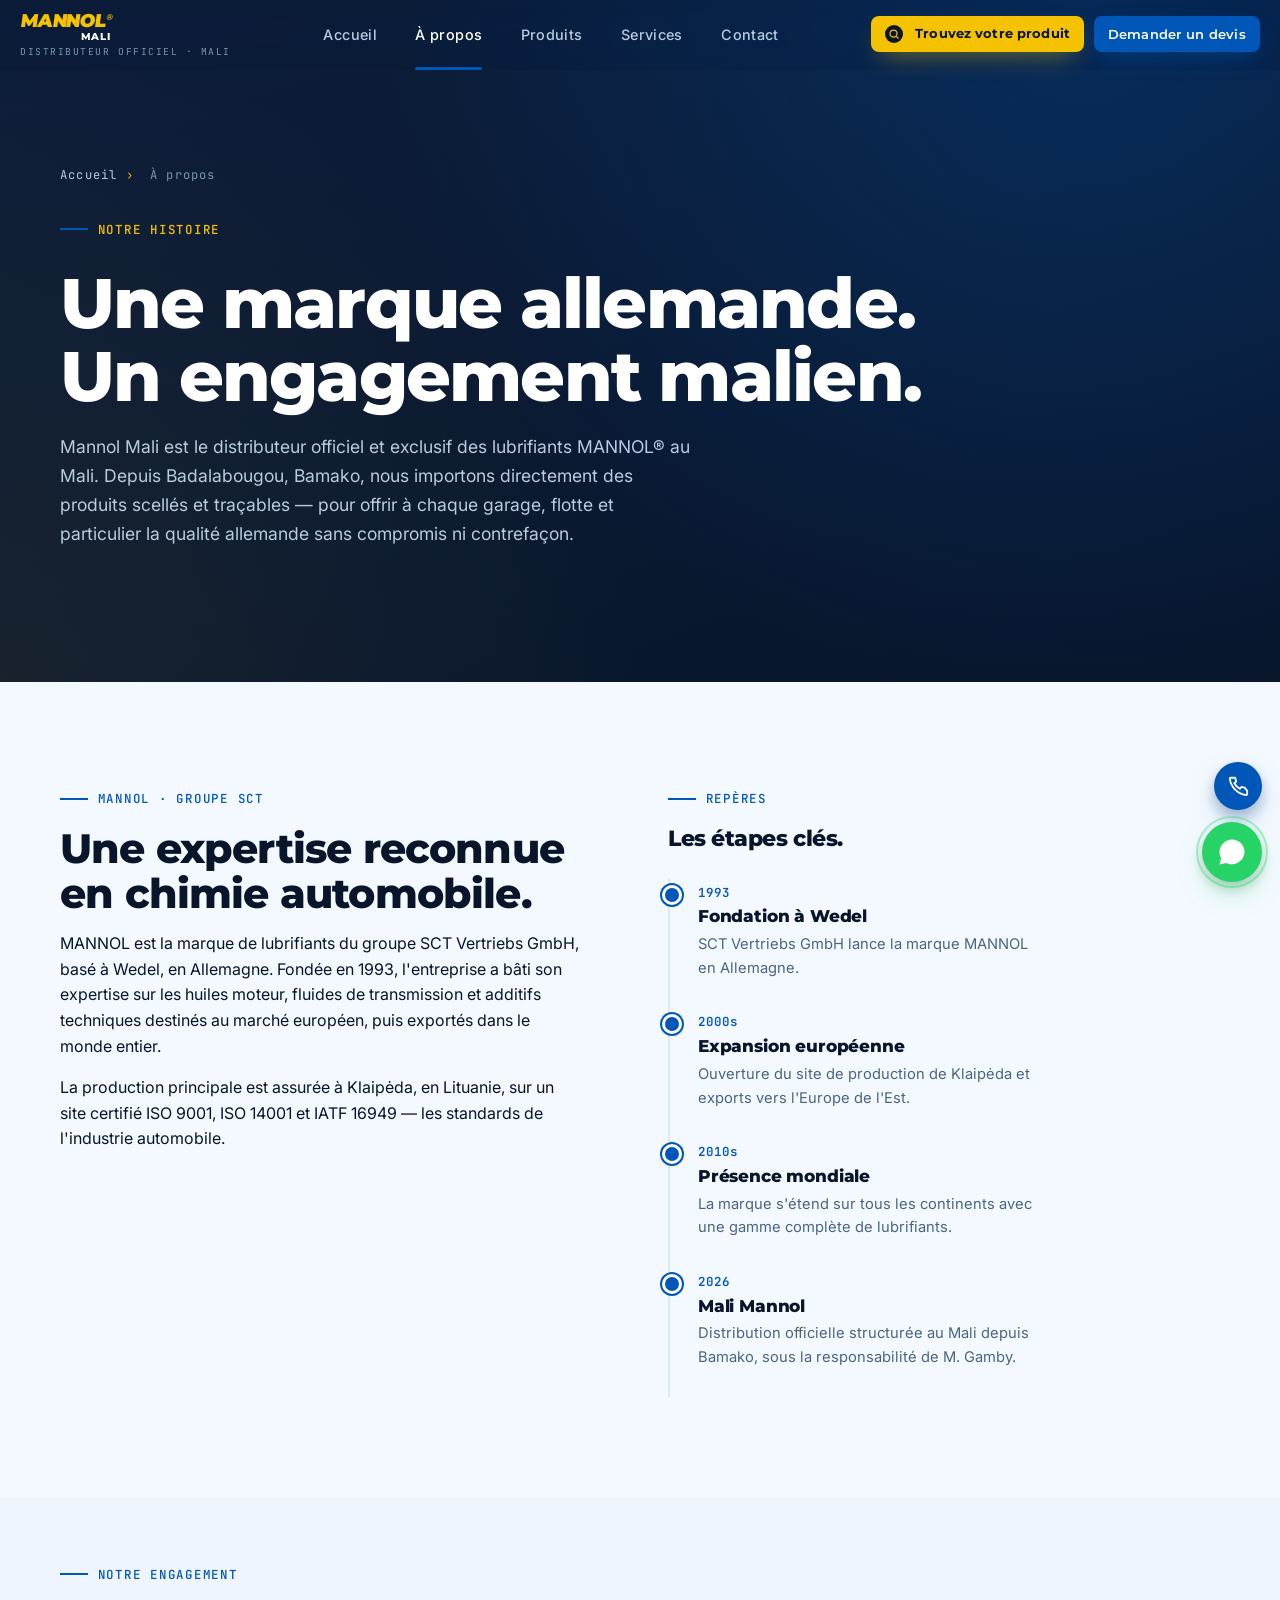
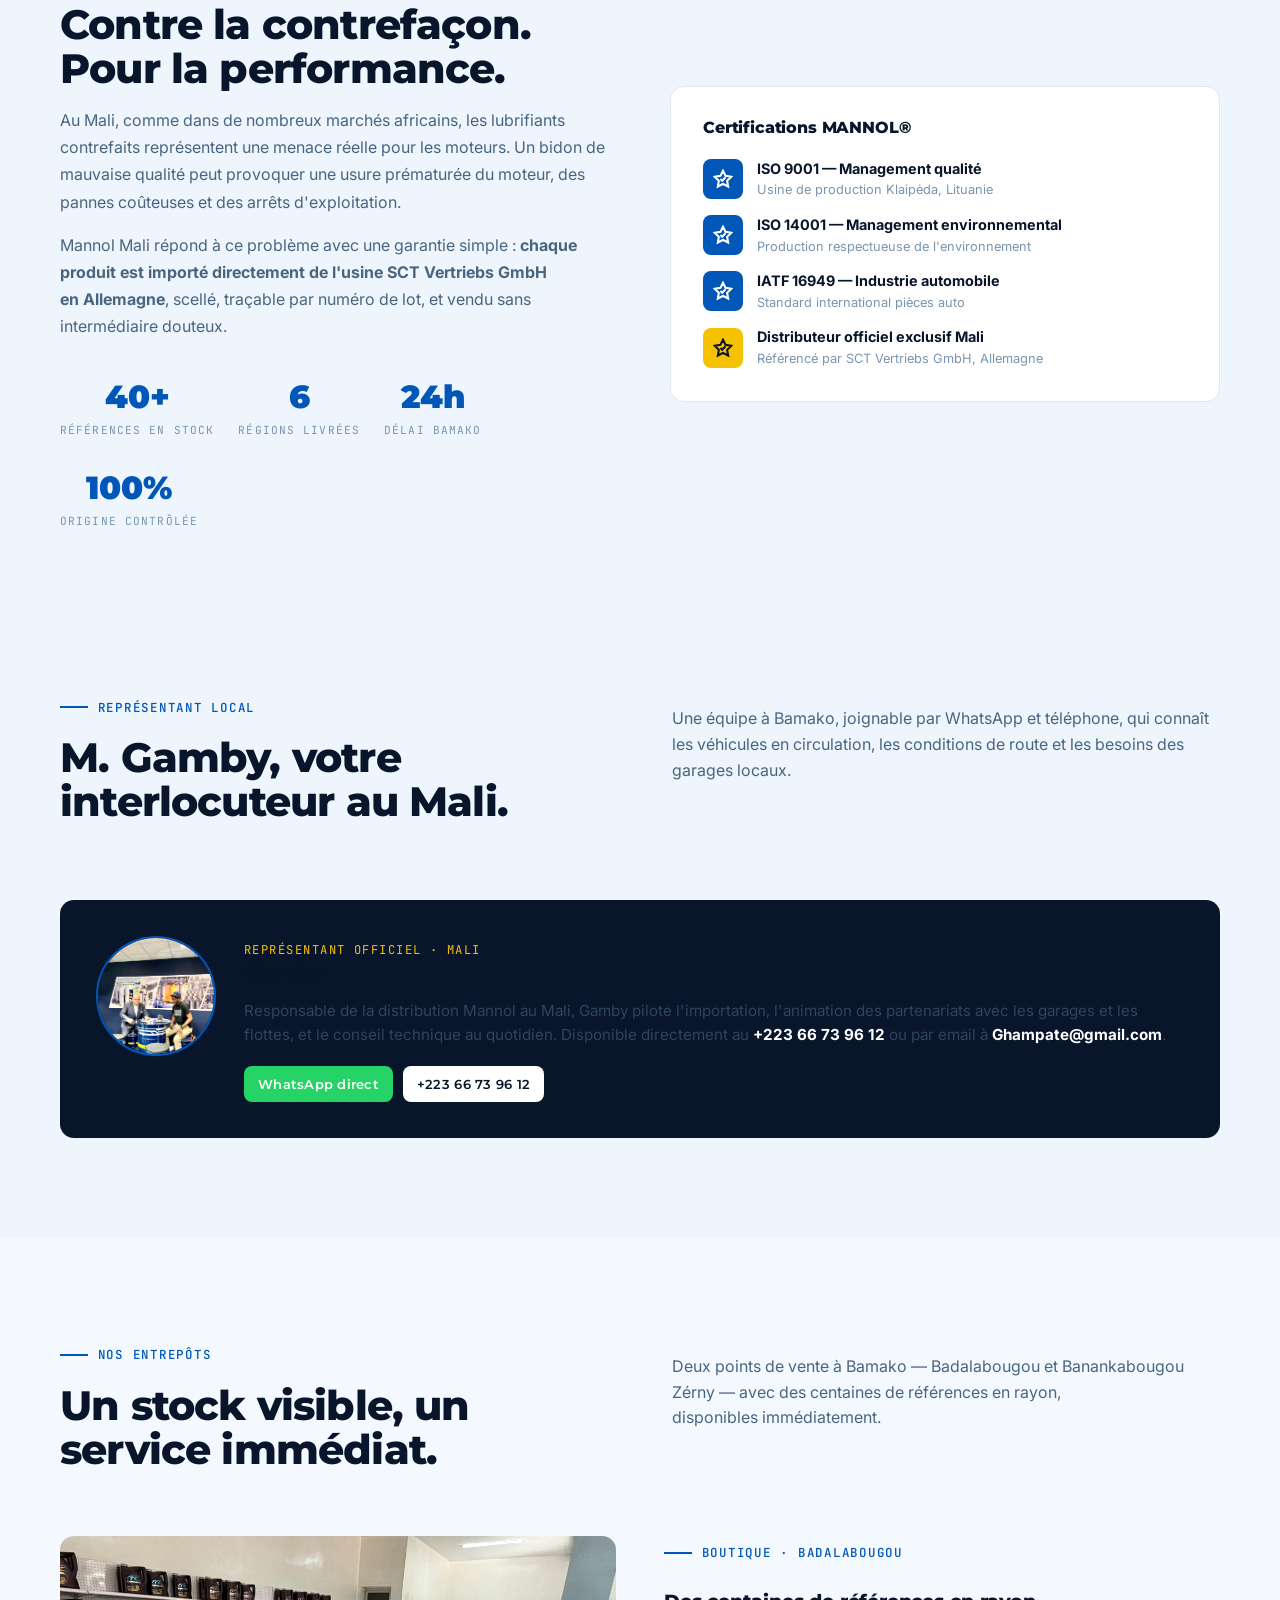
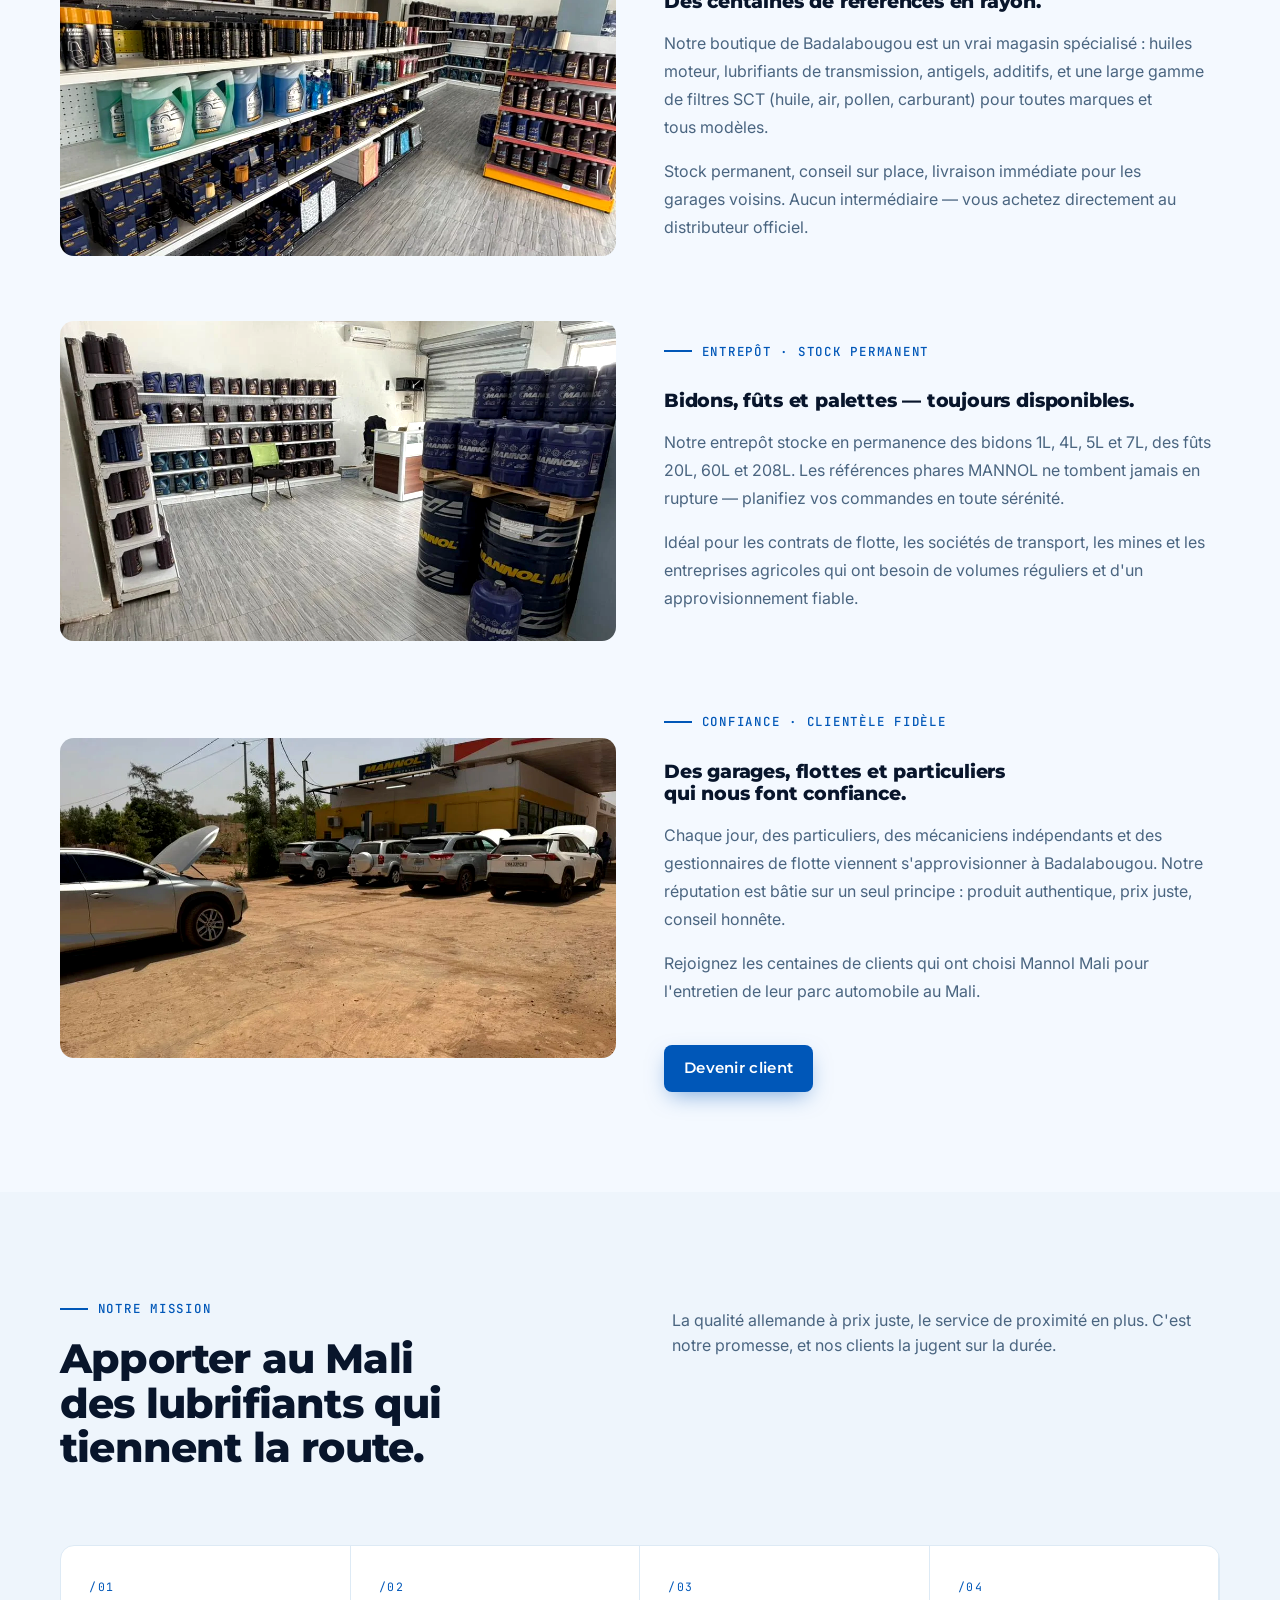
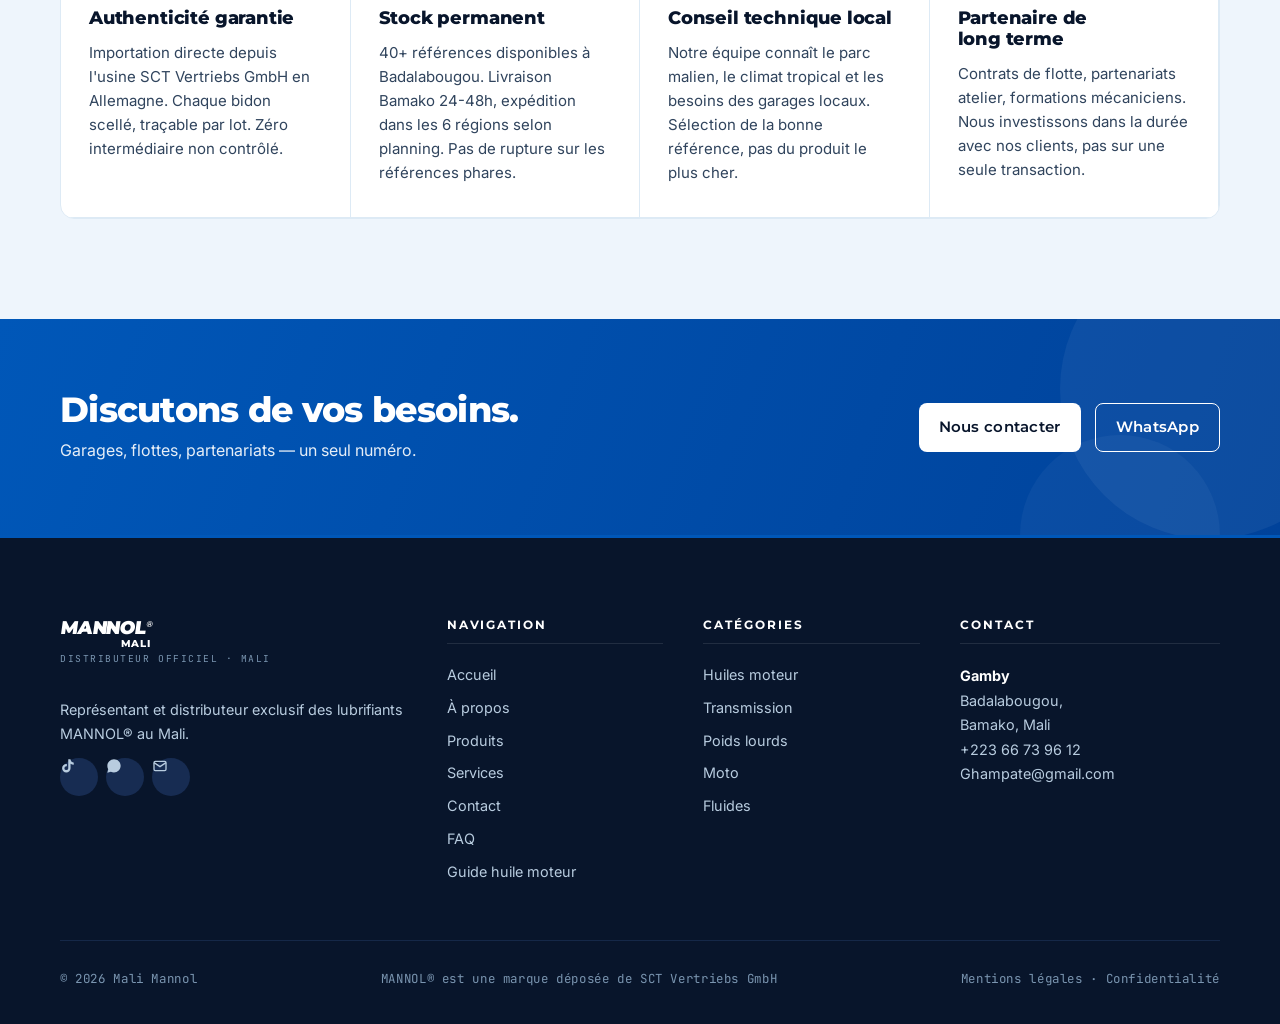
<file: a-propos.html>
﻿<!doctype html>
<html lang="fr">
<head>
<meta charset="utf-8" />
<meta name="viewport" content="width=device-width, initial-scale=1" />
<title>À Propos — Mannol Mali, Distributeur Officiel Bamako</title>
<meta name="description" content="Mannol Mali, distributeur officiel MANNOL® à Badalabougou, Bamako. Représenté par Gamby. Lubrifiants allemands certifiés ISO pour garages et flottes." />
<meta name="keywords" content="distributeur officiel MANNOL Mali, Mannol Mali Bamako, lubrifiant allemand Mali, MANNOL Badalabougou, Gamby MANNOL Mali, importateur lubrifiant Mali">
<meta name="google-site-verification" content="dLcjtd_ZxmTeSxxLT55VLm4oa38gffoxF4bqdBHw6nM" />
<meta name="robots" content="index, follow">
<link rel="canonical" href="https://www.mannol-mali.com/a-propos.html">
<meta property="og:type" content="website">
<meta property="og:url" content="https://www.mannol-mali.com/a-propos.html">
<meta property="og:title" content="À Propos Mannol Mali — Distributeur Officiel MANNOL à Bamako">
<meta property="og:description" content="Découvrez Mannol Mali, distributeur officiel MANNOL® à Badalabougou, Bamako. Lubrifiants allemands certifiés ISO 9001 pour le marché malien.">
<meta property="og:image" content="https://www.mannol-mali.com/images/boutique-equipe.jpg">
<meta property="og:locale" content="fr_ML">
<meta property="og:site_name" content="Mannol Mali">
<meta name="twitter:card" content="summary_large_image">
<meta name="twitter:title" content="À Propos Mannol Mali — Distributeur Officiel MANNOL Bamako">
<meta name="twitter:description" content="Distributeur officiel MANNOL® à Badalabougou, Bamako. Lubrifiants allemands certifiés pour le Mali.">
<meta name="twitter:image" content="https://www.mannol-mali.com/images/boutique-equipe.jpg">
<link rel="preconnect" href="https://fonts.googleapis.com" />
<link rel="preconnect" href="https://fonts.gstatic.com" crossorigin />
<link href="https://fonts.googleapis.com/css2?family=Montserrat:wght@500;600;700;800;900&family=Inter:wght@400;500;600&family=JetBrains+Mono:wght@400;500&display=swap" rel="stylesheet" />
<link rel="stylesheet" href="styles.css" />
<link rel="icon" href="data:image/svg+xml,%3Csvg xmlns='http://www.w3.org/2000/svg' viewBox='0 0 64 64'%3E%3Crect width='64' height='64' rx='10' fill='%230057B8'/%3E%3Ctext x='50%25' y='54%25' text-anchor='middle' fill='%23FFFFFF' font-family='Helvetica' font-weight='900' font-size='28'%3EM%3C/text%3E%3C/svg%3E" />
</head>
<body>

<header class="site-header">
  
  <div class="container nav-wrap">
    <a class="brand" href="index.html"><span class="brand-text"><span class="lockup"><span class="lockup-main">Mannol</span><span class="lockup-sub">Mali</span></span><span class="sub">Distributeur officiel · Mali</span></span></a>
    <nav class="primary-nav"><a href="index.html">Accueil</a><a href="a-propos.html" class="active">À propos</a><a href="produits.html">Produits</a><a href="services.html">Services</a><a href="contact.html">Contact</a></nav>
    <div class="nav-cta">
      <a class="btn-finder btn-sm" href="https://www.mannol.de/fr/produits" target="_blank" rel="noopener" style="padding: 8px 14px; font-size: .8rem;"><span class="finder-icon" style="width:18px;height:18px;"><svg viewBox="0 0 24 24" fill="none" stroke="currentColor" stroke-width="2.5"><circle cx="11" cy="11" r="7"/><path d="M21 21l-4.3-4.3"/></svg></span>Trouvez votre produit</a>
      <a class="btn btn-primary btn-sm" href="contact.html">Demander un devis</a>
      <button class="nav-toggle" aria-label="Ouvrir le menu" onclick="document.getElementById('mobileMenu').classList.add('open')"><svg viewBox="0 0 24 24" fill="none" stroke="currentColor" stroke-width="2"><path d="M3 6h18M3 12h18M3 18h18"/></svg></button>
    </div>
  </div>
</header>
<div class="mobile-menu" id="mobileMenu">
  <div class="top"><a class="brand" href="index.html"><span class="brand-text"><span class="lockup"><span class="lockup-main">Mannol</span><span class="lockup-sub">Mali</span></span><span class="sub">Distributeur officiel</span></span></a><button class="nav-toggle" aria-label="Fermer le menu" onclick="document.getElementById('mobileMenu').classList.remove('open')"><svg viewBox="0 0 24 24" fill="none" stroke="currentColor" stroke-width="2"><path d="M6 6l12 12M18 6L6 18"/></svg></button></div>
  <div class="links"><a href="index.html">Accueil</a><a href="a-propos.html">À propos</a><a href="produits.html">Produits</a><a href="services.html">Services</a><a href="contact.html">Contact</a></div>
  <div class="ctas"><a class="btn-finder" href="https://www.mannol.de/fr/produits" target="_blank" rel="noopener"><span class="finder-icon"><svg viewBox="0 0 24 24" fill="none" stroke="currentColor" stroke-width="2.5"><circle cx="11" cy="11" r="7"/><path d="M21 21l-4.3-4.3"/></svg></span>Trouvez votre produit</a><a class="btn-finder btn-finder-blue" href="https://sct-oilfinder.sct-germany.de/SCTOilfinder/index.php?LE=EN&SPL=Mannol" target="_blank" rel="noopener"><span class="finder-icon"><svg viewBox="0 0 24 24" fill="none" stroke="currentColor" stroke-width="2.5"><circle cx="11" cy="11" r="7"/><path d="M21 21l-4.3-4.3"/></svg></span>L'huile pour votre moteur</a></div>
</div>

<section class="page-header">
  <div class="container">
    <div class="breadcrumb"><a href="index.html">Accueil</a><span>›</span> À propos</div>
    <span class="eyebrow" style="color:var(--or);">Notre histoire</span>
    <h1>Une marque allemande. Un engagement malien.</h1>
    <p>Mannol Mali est le distributeur officiel et exclusif des lubrifiants MANNOL® au Mali. Depuis Badalabougou, Bamako, nous importons directement des produits scellés et traçables — pour offrir à chaque garage, flotte et particulier la qualité allemande sans compromis ni contrefaçon.</p>
  </div>
</section>

<section class="block">
  <div class="container">
    <div class="about-intro">
      <div>
        <span class="eyebrow">Mannol · groupe SCT</span>
        <h2>Une expertise reconnue en chimie automobile.</h2>
        <p>MANNOL est la marque de lubrifiants du groupe SCT Vertriebs GmbH, basé à Wedel, en Allemagne. Fondée en 1993, l'entreprise a bâti son expertise sur les huiles moteur, fluides de transmission et additifs techniques destinés au marché européen, puis exportés dans le monde entier.</p>
        <p>La production principale est assurée à Klaipėda, en Lituanie, sur un site certifié ISO 9001, ISO 14001 et IATF 16949 — les standards de l'industrie automobile.</p>
      </div>
      <div>
        <span class="eyebrow">Repères</span>
        <h2 style="font-size: 1.4rem;">Les étapes clés.</h2>
        <div class="timeline" style="margin-top: 28px;">
          <div class="timeline-item"><span class="yr">1993</span><h3>Fondation à Wedel</h3><p>SCT Vertriebs GmbH lance la marque MANNOL en Allemagne.</p></div>
          <div class="timeline-item"><span class="yr">2000s</span><h3>Expansion européenne</h3><p>Ouverture du site de production de Klaipėda et exports vers l'Europe de l'Est.</p></div>
          <div class="timeline-item"><span class="yr">2010s</span><h3>Présence mondiale</h3><p>La marque s'étend sur tous les continents avec une gamme complète de lubrifiants.</p></div>
          <div class="timeline-item"><span class="yr">2026</span><h3>Mali Mannol</h3><p>Distribution officielle structurée au Mali depuis Bamako, sous la responsabilité de M. Gamby.</p></div>
        </div>
      </div>
    </div>
  </div>
</section>

<section class="block tinted" style="padding-top:60px;padding-bottom:60px;">
  <div class="container">
    <div class="about-stats-grid" style="display:grid;grid-template-columns:1fr 1fr;gap:60px;align-items:center;">
      <div>
        <span class="eyebrow">Notre engagement</span>
        <h2>Contre la contrefaçon. Pour la performance.</h2>
        <p style="margin-top:16px;line-height:1.7;color:var(--gris-700);">Au Mali, comme dans de nombreux marchés africains, les lubrifiants contrefaits représentent une menace réelle pour les moteurs. Un bidon de mauvaise qualité peut provoquer une usure prématurée du moteur, des pannes coûteuses et des arrêts d'exploitation.</p>
        <p style="margin-top:12px;line-height:1.7;color:var(--gris-700);">Mannol Mali répond à ce problème avec une garantie simple : <strong>chaque produit est importé directement de l'usine SCT Vertriebs GmbH en Allemagne</strong>, scellé, traçable par numéro de lot, et vendu sans intermédiaire douteux.</p>
        <div style="display:flex;gap:24px;margin-top:32px;flex-wrap:wrap;">
          <div style="text-align:center;">
            <div style="font-family:var(--ff-display);font-size:2rem;font-weight:900;color:var(--bleu);">40+</div>
            <div style="font-family:var(--ff-mono);font-size:.7rem;letter-spacing:.1em;color:var(--gris-500);text-transform:uppercase;">Références en stock</div>
          </div>
          <div style="text-align:center;">
            <div style="font-family:var(--ff-display);font-size:2rem;font-weight:900;color:var(--bleu);">6</div>
            <div style="font-family:var(--ff-mono);font-size:.7rem;letter-spacing:.1em;color:var(--gris-500);text-transform:uppercase;">Régions livrées</div>
          </div>
          <div style="text-align:center;">
            <div style="font-family:var(--ff-display);font-size:2rem;font-weight:900;color:var(--bleu);">24h</div>
            <div style="font-family:var(--ff-mono);font-size:.7rem;letter-spacing:.1em;color:var(--gris-500);text-transform:uppercase;">Délai Bamako</div>
          </div>
          <div style="text-align:center;">
            <div style="font-family:var(--ff-display);font-size:2rem;font-weight:900;color:var(--bleu);">100%</div>
            <div style="font-family:var(--ff-mono);font-size:.7rem;letter-spacing:.1em;color:var(--gris-500);text-transform:uppercase;">Origine contrôlée</div>
          </div>
        </div>
      </div>
      <div>
        <div style="background:var(--blanc);border-radius:14px;padding:32px;border:1px solid var(--gris-150);">
          <h3 style="font-size:1rem;margin-bottom:20px;color:var(--noir);">Certifications MANNOL®</h3>
          <div style="display:flex;flex-direction:column;gap:14px;">
            <div style="display:flex;align-items:center;gap:14px;">
              <div style="width:40px;height:40px;background:var(--bleu);border-radius:8px;display:flex;align-items:center;justify-content:center;flex-shrink:0;">
                <svg width="20" height="20" viewBox="0 0 24 24" fill="none" stroke="white" stroke-width="2.5"><path d="M9 12l2 2 4-4"/><path d="M12 2l3.09 6.26L22 9.27l-5 4.87 1.18 6.88L12 17.77l-6.18 3.25L7 14.14 2 9.27l6.91-1.01L12 2z"/></svg>
              </div>
              <div>
                <div style="font-weight:700;font-size:.9rem;">ISO 9001 — Management qualité</div>
                <div style="font-size:.8rem;color:var(--gris-500);">Usine de production Klaipėda, Lituanie</div>
              </div>
            </div>
            <div style="display:flex;align-items:center;gap:14px;">
              <div style="width:40px;height:40px;background:var(--bleu);border-radius:8px;display:flex;align-items:center;justify-content:center;flex-shrink:0;">
                <svg width="20" height="20" viewBox="0 0 24 24" fill="none" stroke="white" stroke-width="2.5"><path d="M9 12l2 2 4-4"/><path d="M12 2l3.09 6.26L22 9.27l-5 4.87 1.18 6.88L12 17.77l-6.18 3.25L7 14.14 2 9.27l6.91-1.01L12 2z"/></svg>
              </div>
              <div>
                <div style="font-weight:700;font-size:.9rem;">ISO 14001 — Management environnemental</div>
                <div style="font-size:.8rem;color:var(--gris-500);">Production respectueuse de l'environnement</div>
              </div>
            </div>
            <div style="display:flex;align-items:center;gap:14px;">
              <div style="width:40px;height:40px;background:var(--bleu);border-radius:8px;display:flex;align-items:center;justify-content:center;flex-shrink:0;">
                <svg width="20" height="20" viewBox="0 0 24 24" fill="none" stroke="white" stroke-width="2.5"><path d="M9 12l2 2 4-4"/><path d="M12 2l3.09 6.26L22 9.27l-5 4.87 1.18 6.88L12 17.77l-6.18 3.25L7 14.14 2 9.27l6.91-1.01L12 2z"/></svg>
              </div>
              <div>
                <div style="font-weight:700;font-size:.9rem;">IATF 16949 — Industrie automobile</div>
                <div style="font-size:.8rem;color:var(--gris-500);">Standard international pièces auto</div>
              </div>
            </div>
            <div style="display:flex;align-items:center;gap:14px;">
              <div style="width:40px;height:40px;background:var(--or);border-radius:8px;display:flex;align-items:center;justify-content:center;flex-shrink:0;">
                <svg width="20" height="20" viewBox="0 0 24 24" fill="none" stroke="#08152B" stroke-width="2.5"><path d="M9 12l2 2 4-4"/><path d="M12 2l3.09 6.26L22 9.27l-5 4.87 1.18 6.88L12 17.77l-6.18 3.25L7 14.14 2 9.27l6.91-1.01L12 2z"/></svg>
              </div>
              <div>
                <div style="font-weight:700;font-size:.9rem;">Distributeur officiel exclusif Mali</div>
                <div style="font-size:.8rem;color:var(--gris-500);">Référencé par SCT Vertriebs GmbH, Allemagne</div>
              </div>
            </div>
          </div>
        </div>
      </div>
    </div>
  </div>
</section>

<section class="block tinted">
  <div class="container">
    <div class="section-head">
      <div><span class="eyebrow">Représentant local</span><h2>M. Gamby, votre interlocuteur au Mali.</h2></div>
      <p class="lead">Une équipe à Bamako, joignable par WhatsApp et téléphone, qui connaît les véhicules en circulation, les conditions de route et les besoins des garages locaux.</p>
    </div>
    <div class="gamby-card">
      <div class="gamby-portrait" style="position:relative;overflow:hidden;">
        <img src="/images/gamby-mannol-allemagne.webp" alt="Gamby — Représentant Mali Mannol" loading="lazy" style="position:absolute;inset:0;width:100%;height:100%;object-fit:cover;object-position:center top;filter:brightness(1.08) contrast(1.05);">
      </div>
      <div>
        <span class="role">Représentant officiel · Mali</span>
        <h3>Gamby</h3>
        <p>Responsable de la distribution Mannol au Mali, Gamby pilote l'importation, l'animation des partenariats avec les garages et les flottes, et le conseil technique au quotidien. Disponible directement au <strong style="color:white;">+223 66 73 96 12</strong> ou par email à <strong style="color:white;">Ghampate@gmail.com</strong>.</p>
        <div style="display:flex; gap:10px; margin-top: 18px; flex-wrap:wrap;">
          <a class="btn btn-whatsapp btn-sm" href="https://wa.me/22366739612">WhatsApp direct</a>
          <a class="btn btn-light btn-sm" href="tel:+22366739612">Appeler</a>
        </div>
      </div>
    </div>
  </div>
</section>

<section class="block">
  <div class="container">
    <div class="section-head" style="margin-bottom:48px;">
      <div><span class="eyebrow">Nos entrepôts</span><h2>Un stock visible, un service immédiat.</h2></div>
      <p class="lead">Deux points de vente à Bamako — Badalabougou et Banankabougou Zérny — avec des centaines de références en rayon, disponibles immédiatement.</p>
    </div>

    <!-- Photo 1 : intérieur boutique garnie -->
    <div style="display:grid;grid-template-columns:1fr 1fr;gap:48px;align-items:center;margin-bottom:64px;" class="about-stats-grid">
      <img src="/images/entrepot-interieur.webp"
           alt="Intérieur de la boutique Mannol Mali — rayons de produits MANNOL et filtres SCT"
           loading="lazy"
           style="width:100%;height:320px;object-fit:cover;border-radius:14px;filter:brightness(1.04) contrast(1.05);">
      <div>
        <span class="eyebrow" style="margin-bottom:16px;">Boutique · Badalabougou</span>
        <h3 style="margin-top:12px;">Des centaines de références en rayon.</h3>
        <p style="color:var(--gris-700);line-height:1.75;margin-top:16px;">Notre boutique de Badalabougou est un vrai magasin spécialisé : huiles moteur, lubrifiants de transmission, antigels, additifs, et une large gamme de filtres SCT (huile, air, pollen, carburant) pour toutes marques et tous modèles.</p>
        <p style="color:var(--gris-700);line-height:1.75;margin-top:12px;">Stock permanent, conseil sur place, livraison immédiate pour les garages voisins. Aucun intermédiaire — vous achetez directement au distributeur officiel.</p>
      </div>
    </div>

    <!-- Photo 2 : entrepôt fûts -->
    <div style="display:grid;grid-template-columns:1fr 1fr;gap:48px;align-items:center;margin-bottom:64px;" class="about-stats-grid">
      <div style="order:2;">
        <span class="eyebrow" style="margin-bottom:16px;">Entrepôt · Stock permanent</span>
        <h3 style="margin-top:12px;">Bidons, fûts et palettes — toujours disponibles.</h3>
        <p style="color:var(--gris-700);line-height:1.75;margin-top:16px;">Notre entrepôt stocke en permanence des bidons 1L, 4L, 5L et 7L, des fûts 20L, 60L et 208L. Les références phares MANNOL ne tombent jamais en rupture — planifiez vos commandes en toute sérénité.</p>
        <p style="color:var(--gris-700);line-height:1.75;margin-top:12px;">Idéal pour les contrats de flotte, les sociétés de transport, les mines et les entreprises agricoles qui ont besoin de volumes réguliers et d'un approvisionnement fiable.</p>
      </div>
      <img src="/images/entrepot-stock.webp"
           alt="Entrepôt Mannol Mali — fûts MANNOL 60L et 208L, stock permanent Bamako"
           loading="lazy"
           style="width:100%;height:320px;object-fit:cover;border-radius:14px;filter:brightness(1.06) contrast(1.05);order:1;">
    </div>

    <!-- Photo 3 : clients boutique -->
    <div style="display:grid;grid-template-columns:1fr 1fr;gap:48px;align-items:center;" class="about-stats-grid">
      <img src="/images/boutique-clients.webp"
           alt="Clients Mannol Mali — véhicules garés devant la boutique MANNOL Badalabougou"
           loading="lazy"
           style="width:100%;height:320px;object-fit:cover;object-position:center 40%;border-radius:14px;filter:brightness(1.05) contrast(1.06) saturate(1.08);">
      <div>
        <span class="eyebrow" style="margin-bottom:16px;">Confiance · Clientèle fidèle</span>
        <h3 style="margin-top:12px;">Des garages, flottes et particuliers qui nous font confiance.</h3>
        <p style="color:var(--gris-700);line-height:1.75;margin-top:16px;">Chaque jour, des particuliers, des mécaniciens indépendants et des gestionnaires de flotte viennent s'approvisionner à Badalabougou. Notre réputation est bâtie sur un seul principe : produit authentique, prix juste, conseil honnête.</p>
        <p style="color:var(--gris-700);line-height:1.75;margin-top:12px;">Rejoignez les centaines de clients qui ont choisi Mannol Mali pour l'entretien de leur parc automobile au Mali.</p>
        <a class="btn btn-primary" href="contact.html" style="margin-top:24px;display:inline-flex;">Devenir client</a>
      </div>
    </div>

  </div>
</section>

<section class="block tinted">
  <div class="container">
    <div class="section-head">
      <div><span class="eyebrow">Notre mission</span><h2>Apporter au Mali des lubrifiants qui tiennent la route.</h2></div>
      <p class="lead">La qualité allemande à prix juste, le service de proximité en plus. C'est notre promesse, et nos clients la jugent sur la durée.</p>
    </div>
    <div class="why-grid">
      <div class="why-cell"><span class="num">/01</span><h3>Authenticité garantie</h3><p>Importation directe depuis l'usine SCT Vertriebs GmbH en Allemagne. Chaque bidon scellé, traçable par lot. Zéro intermédiaire non contrôlé.</p></div>
      <div class="why-cell"><span class="num">/02</span><h3>Stock permanent</h3><p>40+ références disponibles à Badalabougou. Livraison Bamako 24-48h, expédition dans les 6 régions selon planning. Pas de rupture sur les références phares.</p></div>
      <div class="why-cell"><span class="num">/03</span><h3>Conseil technique local</h3><p>Notre équipe connaît le parc malien, le climat tropical et les besoins des garages locaux. Sélection de la bonne référence, pas du produit le plus cher.</p></div>
      <div class="why-cell"><span class="num">/04</span><h3>Partenaire de long terme</h3><p>Contrats de flotte, partenariats atelier, formations mécaniciens. Nous investissons dans la durée avec nos clients, pas sur une seule transaction.</p></div>
    </div>
  </div>
</section>

<section class="cta-band">
  <div class="container row">
    <div><h2>Discutons de vos besoins.</h2><p style="margin: 8px 0 0; opacity: .9;">Garages, flottes, partenariats — un seul numéro.</p></div>
    <div class="actions"><a class="btn btn-light" href="contact.html">Nous contacter</a><a class="btn btn-ghost" href="https://wa.me/22366739612" style="border-color:white;">WhatsApp</a></div>
  </div>
</section>

<footer class="site-footer">
  <div class="container">
    <div class="footer-grid">
      <div>
        <a class="brand" href="index.html"><span class="brand-text"><span class="lockup"><span class="lockup-main">Mannol</span><span class="lockup-sub">Mali</span></span><span class="sub">Distributeur officiel · Mali</span></span></a>
        <p style="margin-top:18px;">Représentant et distributeur exclusif des lubrifiants MANNOL® au Mali.</p>
        <div class="social"><a href="https://www.tiktok.com/@gambymannol" target="_blank" rel="noopener" aria-label="TikTok"><svg viewBox="0 0 24 24" fill="currentColor"><path d="M19.59 6.69a4.83 4.83 0 01-3.77-4.25V2h-3.45v13.67a2.89 2.89 0 01-2.88 2.5 2.89 2.89 0 01-2.89-2.89 2.89 2.89 0 012.89-2.89c.28 0 .54.04.79.1V9.01a6.27 6.27 0 00-.79-.05 6.34 6.34 0 00-6.34 6.34 6.34 6.34 0 006.34 6.34 6.34 6.34 0 006.33-6.34V8.67a8.18 8.18 0 004.78 1.52V6.74a4.85 4.85 0 01-1.01-.05z"/></svg></a><a href="https://wa.me/22366739612"><svg viewBox="0 0 24 24" fill="currentColor"><path d="M17.5 14.4c-.3-.2-1.7-.8-2-.9-.3-.1-.5-.2-.7.2-.2.3-.7.9-.9 1.1-.2.2-.3.2-.6.1-.3-.2-1.2-.5-2.4-1.5-.9-.8-1.5-1.8-1.6-2.1-.2-.3 0-.5.1-.6l.5-.5c.1-.2.2-.3.3-.5 0-.2 0-.4 0-.5-.1-.2-.7-1.6-.9-2.2-.2-.6-.5-.5-.7-.5h-.6c-.2 0-.5.1-.8.4-.3.3-1 1-1 2.5s1 2.9 1.2 3.1c.2.2 2.1 3.2 5 4.5 2.9 1.3 2.9.9 3.4.8.5-.1 1.7-.7 1.9-1.3.2-.7.2-1.2.2-1.3-.1-.1-.2-.2-.5-.3zM12 2C6.5 2 2 6.5 2 12c0 1.8.5 3.5 1.3 4.9L2 22l5.3-1.3c1.4.7 3 1.1 4.7 1.1 5.5 0 10-4.5 10-10S17.5 2 12 2z"/></svg></a><a href="mailto:Ghampate@gmail.com"><svg viewBox="0 0 24 24" fill="none" stroke="currentColor" stroke-width="2"><rect x="3" y="5" width="18" height="14" rx="2"/><path d="M3 7l9 6 9-6"/></svg></a></div>
      </div>
      <div><h4>Navigation</h4><ul><li><a href="index.html">Accueil</a></li><li><a href="a-propos.html">À propos</a></li><li><a href="produits.html">Produits</a></li><li><a href="services.html">Services</a></li><li><a href="contact.html">Contact</a></li><li><a href="faq.html">FAQ</a></li><li><a href="guide-huile-moteur.html">Guide huile moteur</a></li></ul></div>
      <div><h4>Catégories</h4><ul><li><a href="produits.html#huiles-moteur">Huiles moteur</a></li><li><a href="produits.html#transmission">Transmission</a></li><li><a href="produits.html#poids-lourd">Poids lourds</a></li><li><a href="produits.html#moto">Moto</a></li><li><a href="produits.html#fluides">Fluides</a></li></ul></div>
      <div><h4>Contact</h4><p style="line-height:1.7;"><strong style="color:white;">Gamby</strong><br/>Badalabougou,<br/> Bamako, Mali<br/><a href="tel:+22366739612">+223 66 73 96 12</a><br/><a href="mailto:Ghampate@gmail.com">Ghampate@gmail.com</a></p></div>
    </div>
    <div class="footer-bottom"><span>© 2026 Mali Mannol</span><span>MANNOL® est une marque déposée de SCT Vertriebs GmbH</span><span><a href="#">Mentions légales</a> · <a href="#">Confidentialité</a></span></div>
  </div>
</footer>

<a class="fab-tel" href="tel:+22366739612" aria-label="Appeler Mannol Mali"><svg viewBox="0 0 24 24" fill="none" stroke="currentColor" stroke-width="2"><path d="M22 16.92V21a1 1 0 01-1.1 1 19.8 19.8 0 01-8.6-3.1 19.5 19.5 0 01-6-6A19.8 19.8 0 013 4.1 1 1 0 014.1 3h4.1a1 1 0 011 .8 12.7 12.7 0 00.7 2.8 1 1 0 01-.2 1L8 9a16 16 0 006 6l1.4-1.7a1 1 0 011-.2 12.7 12.7 0 002.8.7 1 1 0 01.8 1z"/></svg></a>
<a class="fab-wa" href="https://wa.me/22366739612?text=Bonjour%20Mali%20Mannol%2C%20je%20souhaite%20un%20devis." target="_blank" aria-label="WhatsApp"><svg viewBox="0 0 24 24" fill="currentColor"><path d="M17.5 14.4c-.3-.2-1.7-.8-2-.9-.3-.1-.5-.2-.7.2-.2.3-.7.9-.9 1.1-.2.2-.3.2-.6.1-.3-.2-1.2-.5-2.4-1.5-.9-.8-1.5-1.8-1.6-2.1-.2-.3 0-.5.1-.6l.5-.5c.1-.2.2-.3.3-.5 0-.2 0-.4 0-.5-.1-.2-.7-1.6-.9-2.2-.2-.6-.5-.5-.7-.5h-.6c-.2 0-.5.1-.8.4-.3.3-1 1-1 2.5s1 2.9 1.2 3.1c.2.2 2.1 3.2 5 4.5 2.9 1.3 2.9.9 3.4.8.5-.1 1.7-.7 1.9-1.3.2-.7.2-1.2.2-1.3-.1-.1-.2-.2-.5-.3zM12 2C6.5 2 2 6.5 2 12c0 1.8.5 3.5 1.3 4.9L2 22l5.3-1.3c1.4.7 3 1.1 4.7 1.1 5.5 0 10-4.5 10-10S17.5 2 12 2z"/></svg></a>

<script src="/js/cms-inject.js" defer></script>
<script src="/js/header-scroll.js" defer></script>
<script src="/js/cart.js" defer></script>

<script type="application/ld+json">
{
  "@context": "https://schema.org",
  "@graph": [
    {
      "@type": "BreadcrumbList",
      "itemListElement": [
        {"@type": "ListItem", "position": 1, "name": "Accueil", "item": "https://www.mannol-mali.com/"},
        {"@type": "ListItem", "position": 2, "name": "À propos", "item": "https://www.mannol-mali.com/a-propos.html"}
      ]
    },
    {
      "@type": "AboutPage",
      "url": "https://www.mannol-mali.com/a-propos.html",
      "name": "À propos de Mannol Mali",
      "description": "Histoire et présentation de Mannol Mali, distributeur officiel des lubrifiants MANNOL® au Mali depuis 2026.",
      "publisher": {"@id": "https://www.mannol-mali.com/#organization"}
    },
    {
      "@type": "Person",
      "name": "Gamby",
      "jobTitle": "Représentant officiel Mannol Mali",
      "worksFor": {"@id": "https://www.mannol-mali.com/#organization"},
      "telephone": "+22366739612",
      "email": "Ghampate@gmail.com",
      "address": {
        "@type": "PostalAddress",
        "streetAddress": "Badalabougou",
        "addressLocality": "Bamako",
        "addressCountry": "ML"
      }
    }
  ]
}
</script>
</body>
</html>
</file>
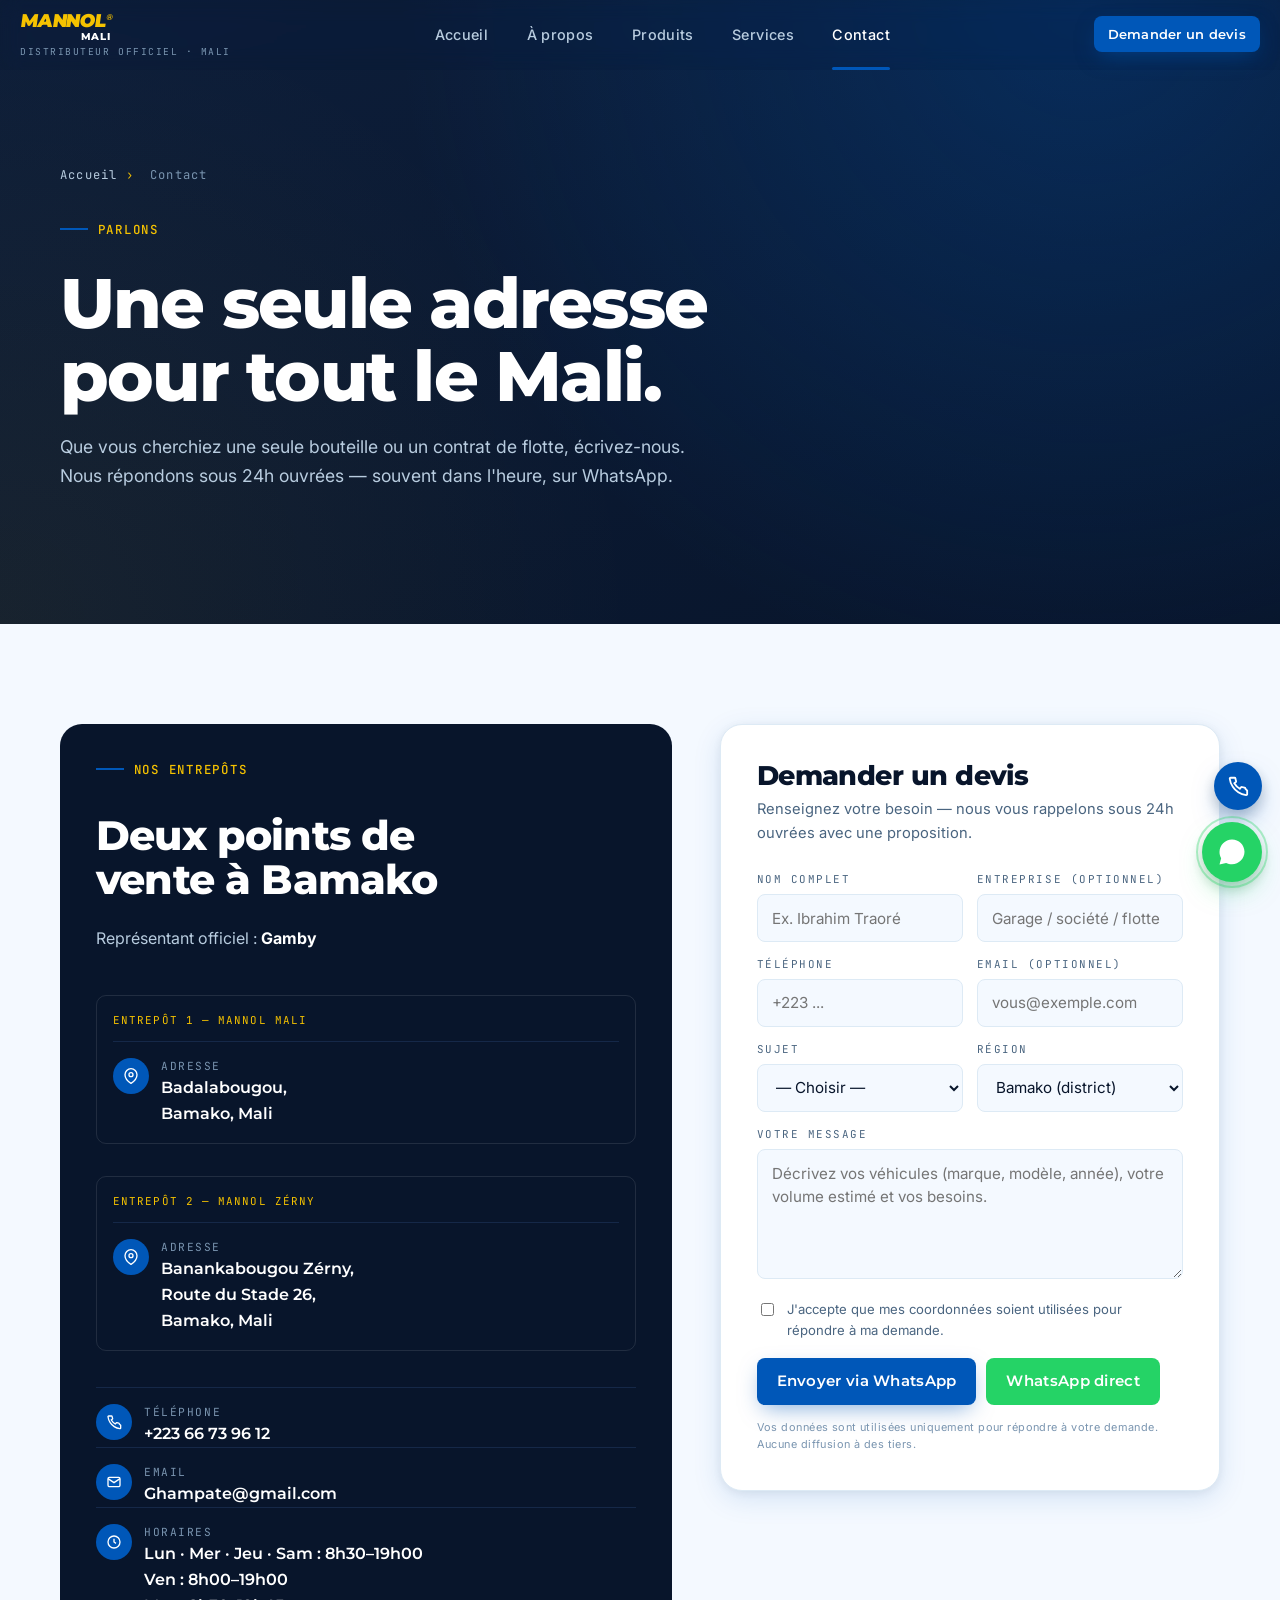
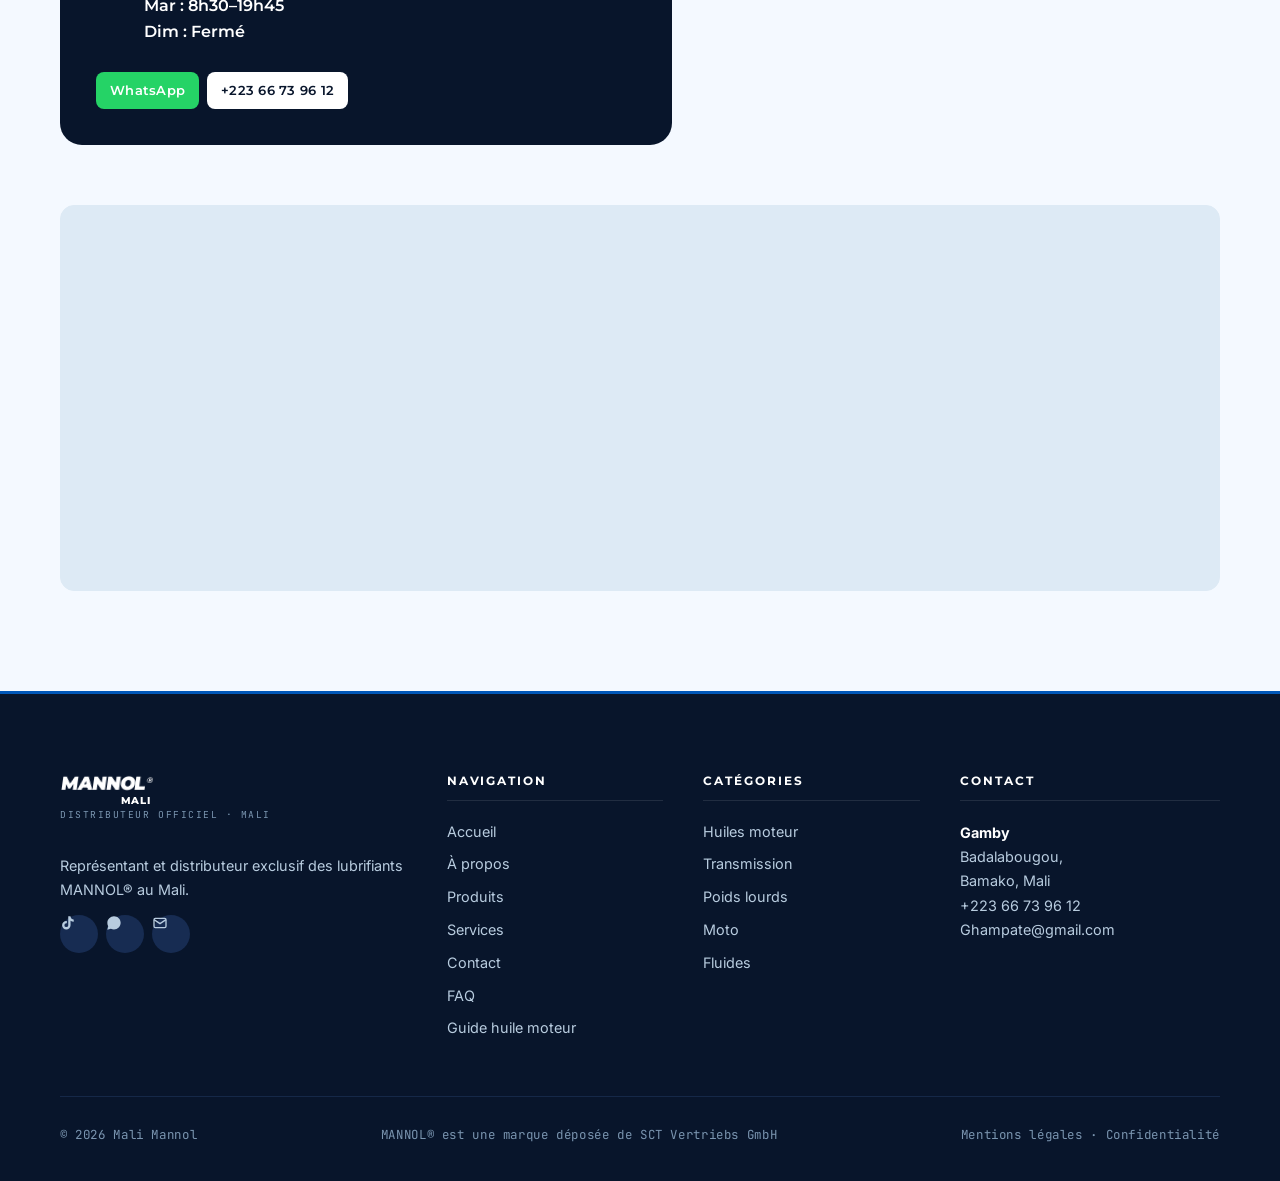
<file: contact.html>
﻿<!doctype html>
<html lang="fr">
<head>
<meta charset="utf-8" />
<meta name="viewport" content="width=device-width, initial-scale=1" />
<title>Contact Mannol Mali — Devis Lubrifiant, Bamako</title>
<meta name="description" content="Contactez Mannol Mali pour un devis lubrifiant MANNOL. Tél +223 66 73 96 12, Badalabougou Bamako. Vente gros, flotte, conseil — réponse sous 24h." />
<meta name="keywords" content="contact Mannol Mali, devis lubrifiant Mali, achat huile moteur Bamako, commande MANNOL Mali, téléphone lubrifiant Bamako, devis flotte lubrifiant Mali">
<meta name="google-site-verification" content="dLcjtd_ZxmTeSxxLT55VLm4oa38gffoxF4bqdBHw6nM" />
<meta name="robots" content="index, follow">
<link rel="canonical" href="https://www.mannol-mali.com/contact.html">
<meta property="og:type" content="website">
<meta property="og:url" content="https://www.mannol-mali.com/contact.html">
<meta property="og:title" content="Contact Mannol Mali — Devis Lubrifiant MANNOL | Bamako">
<meta property="og:description" content="Demandez un devis lubrifiant MANNOL au +223 66 73 96 12. Badalabougou, Bamako. Vente gros, contrat flotte, partenariat atelier.">
<meta property="og:image" content="https://www.mannol-mali.com/images/boutique-exterieur.jpg">
<meta property="og:locale" content="fr_ML">
<meta property="og:site_name" content="Mannol Mali">
<meta name="twitter:card" content="summary_large_image">
<meta name="twitter:title" content="Contact Mannol Mali — Devis Lubrifiant MANNOL Bamako">
<meta name="twitter:description" content="+223 66 73 96 12 · Badalabougou, Bamako. Devis lubrifiant MANNOL sous 24h.">
<meta name="twitter:image" content="https://www.mannol-mali.com/images/boutique-exterieur.jpg">
<link rel="preconnect" href="https://fonts.googleapis.com" />
<link rel="preconnect" href="https://fonts.gstatic.com" crossorigin />
<link href="https://fonts.googleapis.com/css2?family=Montserrat:wght@500;600;700;800;900&family=Inter:wght@400;500;600&family=JetBrains+Mono:wght@400;500&display=swap" rel="stylesheet" />
<link rel="stylesheet" href="styles.css" />
<link rel="icon" href="data:image/svg+xml,%3Csvg xmlns='http://www.w3.org/2000/svg' viewBox='0 0 64 64'%3E%3Crect width='64' height='64' rx='10' fill='%230057B8'/%3E%3Ctext x='50%25' y='54%25' text-anchor='middle' fill='%23FFFFFF' font-family='Helvetica' font-weight='900' font-size='28'%3EM%3C/text%3E%3C/svg%3E" />
</head>
<body>

<header class="site-header">
  
  <div class="container nav-wrap">
    <a class="brand" href="index.html"><span class="brand-text"><span class="lockup"><span class="lockup-main">Mannol</span><span class="lockup-sub">Mali</span></span><span class="sub">Distributeur officiel · Mali</span></span></a>
    <nav class="primary-nav"><a href="index.html">Accueil</a><a href="a-propos.html">À propos</a><a href="produits.html">Produits</a><a href="services.html">Services</a><a href="contact.html" class="active">Contact</a></nav>
    <div class="nav-cta">
      <a class="btn btn-primary btn-sm" href="#form">Demander un devis</a>
      <button class="nav-toggle" aria-label="Ouvrir le menu" onclick="document.getElementById('mobileMenu').classList.add('open')"><svg viewBox="0 0 24 24" fill="none" stroke="currentColor" stroke-width="2"><path d="M3 6h18M3 12h18M3 18h18"/></svg></button>
    </div>
  </div>
</header>
<div class="mobile-menu" id="mobileMenu">
  <div class="top"><a class="brand" href="index.html"><span class="brand-text"><span class="lockup"><span class="lockup-main">Mannol</span><span class="lockup-sub">Mali</span></span><span class="sub">Distributeur officiel</span></span></a><button class="nav-toggle" aria-label="Fermer le menu" onclick="document.getElementById('mobileMenu').classList.remove('open')"><svg viewBox="0 0 24 24" fill="none" stroke="currentColor" stroke-width="2"><path d="M6 6l12 12M18 6L6 18"/></svg></button></div>
  <div class="links"><a href="index.html">Accueil</a><a href="a-propos.html">À propos</a><a href="produits.html">Produits</a><a href="services.html">Services</a><a href="contact.html">Contact</a></div>
  <div class="ctas"><a class="btn-finder" href="https://www.mannol.de/fr/produits" target="_blank" rel="noopener"><span class="finder-icon"><svg viewBox="0 0 24 24" fill="none" stroke="currentColor" stroke-width="2.5"><circle cx="11" cy="11" r="7"/><path d="M21 21l-4.3-4.3"/></svg></span>Trouvez votre produit</a><a class="btn-finder btn-finder-blue" href="https://sct-oilfinder.sct-germany.de/SCTOilfinder/index.php?LE=EN&SPL=Mannol" target="_blank" rel="noopener"><span class="finder-icon"><svg viewBox="0 0 24 24" fill="none" stroke="currentColor" stroke-width="2.5"><circle cx="11" cy="11" r="7"/><path d="M21 21l-4.3-4.3"/></svg></span>L'huile pour votre moteur</a></div>
</div>

<section class="page-header">
  <div class="container">
    <div class="breadcrumb"><a href="index.html">Accueil</a><span>›</span> Contact</div>
    <span class="eyebrow" style="color:var(--or);">Parlons</span>
    <h1>Une seule adresse pour tout le Mali.</h1>
    <p>Que vous cherchiez une seule bouteille ou un contrat de flotte, écrivez-nous. Nous répondons sous 24h ouvrées — souvent dans l'heure, sur WhatsApp.</p>
  </div>
</section>

<section class="block">
  <div class="container">
    <div class="contact-grid">
      <aside class="contact-info">
        <span class="eyebrow" style="color:var(--or);">Nos entrepôts</span>
        <h2>Deux points de vente à Bamako</h2>
        <p style="color:var(--gris-300); margin: 0;">Représentant officiel : <strong style="color:white;">Gamby</strong></p>

        <!-- ENTREPÔT 1 -->
        <div style="margin-top:24px;padding:16px;border:1px solid rgba(255,255,255,.1);border-radius:10px;">
          <div style="font-family:var(--ff-mono);font-size:.68rem;letter-spacing:.1em;text-transform:uppercase;color:var(--or);margin-bottom:12px;">Entrepôt 1 — Mannol Mali</div>
          <div class="row">
            <div class="ic"><svg viewBox="0 0 24 24" fill="none" stroke="currentColor" stroke-width="2"><path d="M21 10c0 7-9 13-9 13S3 17 3 10a9 9 0 0118 0z"/><circle cx="12" cy="10" r="3"/></svg></div>
            <div><span class="lbl">Adresse</span><strong>Badalabougou,<br/>Bamako, Mali</strong></div>
          </div>
        </div>

        <!-- ENTREPÔT 2 -->
        <div style="margin-top:12px;padding:16px;border:1px solid rgba(255,255,255,.1);border-radius:10px;">
          <div style="font-family:var(--ff-mono);font-size:.68rem;letter-spacing:.1em;text-transform:uppercase;color:var(--or);margin-bottom:12px;">Entrepôt 2 — Mannol Zérny</div>
          <div class="row">
            <div class="ic"><svg viewBox="0 0 24 24" fill="none" stroke="currentColor" stroke-width="2"><path d="M21 10c0 7-9 13-9 13S3 17 3 10a9 9 0 0118 0z"/><circle cx="12" cy="10" r="3"/></svg></div>
            <div><span class="lbl">Adresse</span><strong>Banankabougou Zérny,<br/>Route du Stade 26,<br/>Bamako, Mali</strong></div>
          </div>
        </div>

        <!-- INFOS COMMUNES -->
        <div style="margin-top:16px;">
          <div class="row">
            <div class="ic"><svg viewBox="0 0 24 24" fill="none" stroke="currentColor" stroke-width="2"><path d="M22 16.92V21a1 1 0 01-1.1 1 19.8 19.8 0 01-8.6-3.1 19.5 19.5 0 01-6-6A19.8 19.8 0 013 4.1 1 1 0 014.1 3h4.1a1 1 0 011 .8 12.7 12.7 0 00.7 2.8 1 1 0 01-.2 1L8 9a16 16 0 006 6l1.4-1.7a1 1 0 011-.2 12.7 12.7 0 002.8.7 1 1 0 01.8 1z"/></svg></div>
            <div><span class="lbl">Téléphone</span><a href="tel:+22366739612">+223 66 73 96 12</a></div>
          </div>

          <div class="row">
            <div class="ic"><svg viewBox="0 0 24 24" fill="none" stroke="currentColor" stroke-width="2"><rect x="3" y="5" width="18" height="14" rx="2"/><path d="M3 7l9 6 9-6"/></svg></div>
            <div><span class="lbl">Email</span><a href="mailto:Ghampate@gmail.com">Ghampate@gmail.com</a></div>
          </div>

          <div class="row">
            <div class="ic"><svg viewBox="0 0 24 24" fill="none" stroke="currentColor" stroke-width="2"><circle cx="12" cy="12" r="9"/><path d="M12 7v5l3 2"/></svg></div>
            <div><span class="lbl">Horaires</span><strong>Lun · Mer · Jeu · Sam : 8h30–19h00<br/>Ven : 8h00–19h00<br/>Mar : 8h30–19h45<br/>Dim : Fermé</strong></div>
          </div>
        </div>

        <div class="quick">
          <a class="btn btn-whatsapp btn-sm" href="https://wa.me/22366739612?text=Bonjour%2C%20je%20souhaite%20un%20devis." target="_blank" rel="noopener">WhatsApp</a>
          <a class="btn btn-light btn-sm" href="tel:+22366739612">Appeler</a>
        </div>
      </aside>

      <div class="form-card" id="form">
        <h2>Demander un devis</h2>
        <p class="hint">Renseignez votre besoin — nous vous rappelons sous 24h ouvrées avec une proposition.</p>

        <form id="contactForm" novalidate>
          <div class="form-success" id="formSuccess" role="alert">Votre demande a été envoyée sur WhatsApp. Nous vous répondons sous 24h ouvrées.</div>
          <div class="form-row">
            <div class="field" id="field-nom"><label for="nom">Nom complet</label><input id="nom" name="nom" type="text" required placeholder="Ex. Ibrahim Traoré" /><span class="field-error">Ce champ est requis.</span></div>
            <div class="field"><label for="entreprise">Entreprise (optionnel)</label><input id="entreprise" name="entreprise" type="text" placeholder="Garage / société / flotte" /></div>
          </div>
          <div class="form-row">
            <div class="field" id="field-tel"><label for="tel">Téléphone</label><input id="tel" name="tel" type="tel" required placeholder="+223 ..." /><span class="field-error">Ce champ est requis.</span></div>
            <div class="field"><label for="email">Email (optionnel)</label><input id="email" name="email" type="email" placeholder="vous@exemple.com" /></div>
          </div>
          <div class="form-row">
            <div class="field" id="field-sujet"><label for="sujet">Sujet</label>
              <select id="sujet" name="sujet" required>
                <option value="">— Choisir —</option>
                <option>Devis vente au détail</option>
                <option>Devis vente en gros</option>
                <option>Conseil produit / sélection</option>
                <option>Contrat de flotte</option>
                <option>Partenariat atelier</option>
                <option>Autre</option>
              </select>
              <span class="field-error">Veuillez choisir un sujet.</span>
            </div>
            <div class="field"><label for="region">Région</label>
              <select id="region" name="region">
                <option>Bamako (district)</option>
                <option>Kayes</option>
                <option>Koulikoro</option>
                <option>Sikasso</option>
                <option>Ségou</option>
                <option>Mopti</option>
                <option>Tombouctou</option>
                <option>Gao</option>
                <option>Autre</option>
              </select>
            </div>
          </div>
          <div class="form-row full">
            <div class="field" id="field-msg"><label for="msg">Votre message</label><textarea id="msg" name="msg" required placeholder="Décrivez vos véhicules (marque, modèle, année), votre volume estimé et vos besoins."></textarea><span class="field-error">Ce champ est requis.</span></div>
          </div>
          <label class="consent"><input type="checkbox" id="consent" required /> J'accepte que mes coordonnées soient utilisées pour répondre à ma demande.</label>
          <div style="display:flex; gap: 10px; flex-wrap: wrap; margin-top: 4px;">
            <button class="btn btn-primary" type="submit">Envoyer via WhatsApp</button>
            <a class="btn btn-whatsapp" href="https://wa.me/22366739612?text=Bonjour%2C%20je%20souhaite%20un%20devis.">WhatsApp direct</a>
          </div>
          <p style="font-size: .68rem; color: var(--gris-500); margin: 14px 0 0; letter-spacing: .04em;">Vos données sont utilisées uniquement pour répondre à votre demande. Aucune diffusion à des tiers.</p>
        </form>

        <script>
        (function() {
          var form = document.getElementById('contactForm');
          var success = document.getElementById('formSuccess');
          var required = ['nom', 'tel', 'sujet', 'msg'];

          // Pre-remplissage depuis une fiche produit (?produit=Nom+Produit)
          var produitParam = new URLSearchParams(window.location.search).get('produit');
          if (produitParam) {
            var sujetEl = document.getElementById('sujet');
            var msgEl = document.getElementById('msg');
            if (sujetEl) sujetEl.value = 'Devis vente au détail';
            if (msgEl) msgEl.value = 'Produit souhaité : ' + produitParam + '\n';
          }

          form.addEventListener('submit', function(e) {
            e.preventDefault();
            var valid = true;

            required.forEach(function(id) {
              var input = document.getElementById(id);
              var field = document.getElementById('field-' + id);
              if (field) field.classList.remove('error');
              if (!input || !input.value.trim()) {
                valid = false;
                if (field) field.classList.add('error');
              }
            });

            var consent = document.getElementById('consent');
            if (!consent.checked) {
              valid = false;
              consent.parentElement.style.color = '#c0392b';
            }

            if (!valid) return;

            var nom = document.getElementById('nom').value.trim();
            var entreprise = document.getElementById('entreprise').value.trim();
            var tel = document.getElementById('tel').value.trim();
            var email = document.getElementById('email').value.trim();
            var sujet = document.getElementById('sujet').value;
            var region = document.getElementById('region').value;
            var msg = document.getElementById('msg').value.trim();

            var text = 'Bonjour Mali Mannol,\n\n*Demande de devis*\n\n'
              + 'Nom: ' + nom + (entreprise ? '\nEntreprise: ' + entreprise : '')
              + '\nTél: ' + tel + (email ? '\nEmail: ' + email : '')
              + '\nSujet: ' + sujet
              + '\nRégion: ' + region
              + '\n\nMessage:\n' + msg;

            window.open('https://wa.me/22366739612?text=' + encodeURIComponent(text), '_blank');
            success.classList.add('visible');
            form.reset();
          });
        })();
        </script>
      </div>
    </div>

    <div class="map-wrap" aria-label="Carte Mali Mannol Bamako">
      <iframe src="https://maps.google.com/maps?q=12.6103892,-7.9949892&output=embed&hl=fr&z=17" width="100%" height="450" style="border:0;" allowfullscreen="" loading="lazy" referrerpolicy="no-referrer-when-downgrade" title="Mali Mannol — Bamako"></iframe>
    </div>
  </div>
</section>

<footer class="site-footer">
  <div class="container">
    <div class="footer-grid">
      <div>
        <a class="brand" href="index.html"><span class="brand-text"><span class="lockup"><span class="lockup-main">Mannol</span><span class="lockup-sub">Mali</span></span><span class="sub">Distributeur officiel · Mali</span></span></a>
        <p style="margin-top:18px;">Représentant et distributeur exclusif des lubrifiants MANNOL® au Mali.</p>
        <div class="social"><a href="https://www.tiktok.com/@gambymannol" target="_blank" rel="noopener" aria-label="TikTok"><svg viewBox="0 0 24 24" fill="currentColor"><path d="M19.59 6.69a4.83 4.83 0 01-3.77-4.25V2h-3.45v13.67a2.89 2.89 0 01-2.88 2.5 2.89 2.89 0 01-2.89-2.89 2.89 2.89 0 012.89-2.89c.28 0 .54.04.79.1V9.01a6.27 6.27 0 00-.79-.05 6.34 6.34 0 00-6.34 6.34 6.34 6.34 0 006.34 6.34 6.34 6.34 0 006.33-6.34V8.67a8.18 8.18 0 004.78 1.52V6.74a4.85 4.85 0 01-1.01-.05z"/></svg></a><a href="https://wa.me/22366739612"><svg viewBox="0 0 24 24" fill="currentColor"><path d="M17.5 14.4c-.3-.2-1.7-.8-2-.9-.3-.1-.5-.2-.7.2-.2.3-.7.9-.9 1.1-.2.2-.3.2-.6.1-.3-.2-1.2-.5-2.4-1.5-.9-.8-1.5-1.8-1.6-2.1-.2-.3 0-.5.1-.6l.5-.5c.1-.2.2-.3.3-.5 0-.2 0-.4 0-.5-.1-.2-.7-1.6-.9-2.2-.2-.6-.5-.5-.7-.5h-.6c-.2 0-.5.1-.8.4-.3.3-1 1-1 2.5s1 2.9 1.2 3.1c.2.2 2.1 3.2 5 4.5 2.9 1.3 2.9.9 3.4.8.5-.1 1.7-.7 1.9-1.3.2-.7.2-1.2.2-1.3-.1-.1-.2-.2-.5-.3zM12 2C6.5 2 2 6.5 2 12c0 1.8.5 3.5 1.3 4.9L2 22l5.3-1.3c1.4.7 3 1.1 4.7 1.1 5.5 0 10-4.5 10-10S17.5 2 12 2z"/></svg></a><a href="mailto:Ghampate@gmail.com"><svg viewBox="0 0 24 24" fill="none" stroke="currentColor" stroke-width="2"><rect x="3" y="5" width="18" height="14" rx="2"/><path d="M3 7l9 6 9-6"/></svg></a></div>
      </div>
      <div><h4>Navigation</h4><ul><li><a href="index.html">Accueil</a></li><li><a href="a-propos.html">À propos</a></li><li><a href="produits.html">Produits</a></li><li><a href="services.html">Services</a></li><li><a href="contact.html">Contact</a></li><li><a href="faq.html">FAQ</a></li><li><a href="guide-huile-moteur.html">Guide huile moteur</a></li></ul></div>
      <div><h4>Catégories</h4><ul><li><a href="produits.html#huiles-moteur">Huiles moteur</a></li><li><a href="produits.html#transmission">Transmission</a></li><li><a href="produits.html#poids-lourd">Poids lourds</a></li><li><a href="produits.html#moto">Moto</a></li><li><a href="produits.html#fluides">Fluides</a></li></ul></div>
      <div><h4>Contact</h4><p style="line-height:1.7;"><strong style="color:white;">Gamby</strong><br/>Badalabougou,<br/> Bamako, Mali<br/><a href="tel:+22366739612">+223 66 73 96 12</a><br/><a href="mailto:Ghampate@gmail.com">Ghampate@gmail.com</a></p></div>
    </div>
    <div class="footer-bottom"><span>© 2026 Mali Mannol</span><span>MANNOL® est une marque déposée de SCT Vertriebs GmbH</span><span><a href="#">Mentions légales</a> · <a href="#">Confidentialité</a></span></div>
  </div>
</footer>

<a class="fab-tel" href="tel:+22366739612" aria-label="Appeler Mannol Mali"><svg viewBox="0 0 24 24" fill="none" stroke="currentColor" stroke-width="2"><path d="M22 16.92V21a1 1 0 01-1.1 1 19.8 19.8 0 01-8.6-3.1 19.5 19.5 0 01-6-6A19.8 19.8 0 013 4.1 1 1 0 014.1 3h4.1a1 1 0 011 .8 12.7 12.7 0 00.7 2.8 1 1 0 01-.2 1L8 9a16 16 0 006 6l1.4-1.7a1 1 0 011-.2 12.7 12.7 0 002.8.7 1 1 0 01.8 1z"/></svg></a>
<a class="fab-wa" href="https://wa.me/22366739612?text=Bonjour%20Mali%20Mannol%2C%20je%20souhaite%20un%20devis." target="_blank" aria-label="WhatsApp"><svg viewBox="0 0 24 24" fill="currentColor"><path d="M17.5 14.4c-.3-.2-1.7-.8-2-.9-.3-.1-.5-.2-.7.2-.2.3-.7.9-.9 1.1-.2.2-.3.2-.6.1-.3-.2-1.2-.5-2.4-1.5-.9-.8-1.5-1.8-1.6-2.1-.2-.3 0-.5.1-.6l.5-.5c.1-.2.2-.3.3-.5 0-.2 0-.4 0-.5-.1-.2-.7-1.6-.9-2.2-.2-.6-.5-.5-.7-.5h-.6c-.2 0-.5.1-.8.4-.3.3-1 1-1 2.5s1 2.9 1.2 3.1c.2.2 2.1 3.2 5 4.5 2.9 1.3 2.9.9 3.4.8.5-.1 1.7-.7 1.9-1.3.2-.7.2-1.2.2-1.3-.1-.1-.2-.2-.5-.3zM12 2C6.5 2 2 6.5 2 12c0 1.8.5 3.5 1.3 4.9L2 22l5.3-1.3c1.4.7 3 1.1 4.7 1.1 5.5 0 10-4.5 10-10S17.5 2 12 2z"/></svg></a>

<script src="/js/cms-inject.js" defer></script>
<script src="/js/header-scroll.js" defer></script>
<script src="/js/cart.js" defer></script>

<script type="application/ld+json">
{
  "@context": "https://schema.org",
  "@graph": [
    {
      "@type": "BreadcrumbList",
      "itemListElement": [
        {"@type": "ListItem", "position": 1, "name": "Accueil", "item": "https://www.mannol-mali.com/"},
        {"@type": "ListItem", "position": 2, "name": "Contact", "item": "https://www.mannol-mali.com/contact.html"}
      ]
    },
    {
      "@type": "ContactPage",
      "url": "https://www.mannol-mali.com/contact.html",
      "name": "Contact Mannol Mali",
      "description": "Page de contact et formulaire de demande de devis pour lubrifiants MANNOL au Mali"
    },
    {
      "@type": "LocalBusiness",
      "@id": "https://www.mannol-mali.com/#localbusiness",
      "name": "Mannol Mali",
      "telephone": "+22366739612",
      "email": "Ghampate@gmail.com",
      "address": {
        "@type": "PostalAddress",
        "streetAddress": "Badalabougou",
        "addressLocality": "Bamako",
        "addressCountry": "ML"
      },
      "geo": {
        "@type": "GeoCoordinates",
        "latitude": 12.6103892,
        "longitude": -7.9949892
      },
      "additionalProperty": {
        "@type": "PropertyValue",
        "name": "Deuxième entrepôt",
        "value": "Mannol Zérny — Banankabougou Zérny, Route du Stade 26, Bamako, Mali"
      },
      "openingHoursSpecification": [
        {
          "@type": "OpeningHoursSpecification",
          "dayOfWeek": ["Monday","Wednesday","Thursday","Saturday"],
          "opens": "08:30",
          "closes": "19:00"
        },
        {
          "@type": "OpeningHoursSpecification",
          "dayOfWeek": "Tuesday",
          "opens": "08:30",
          "closes": "19:45"
        },
        {
          "@type": "OpeningHoursSpecification",
          "dayOfWeek": "Friday",
          "opens": "08:00",
          "closes": "19:00"
        }
      ]
    }
  ]
}
</script>
</body>
</html>
</file>
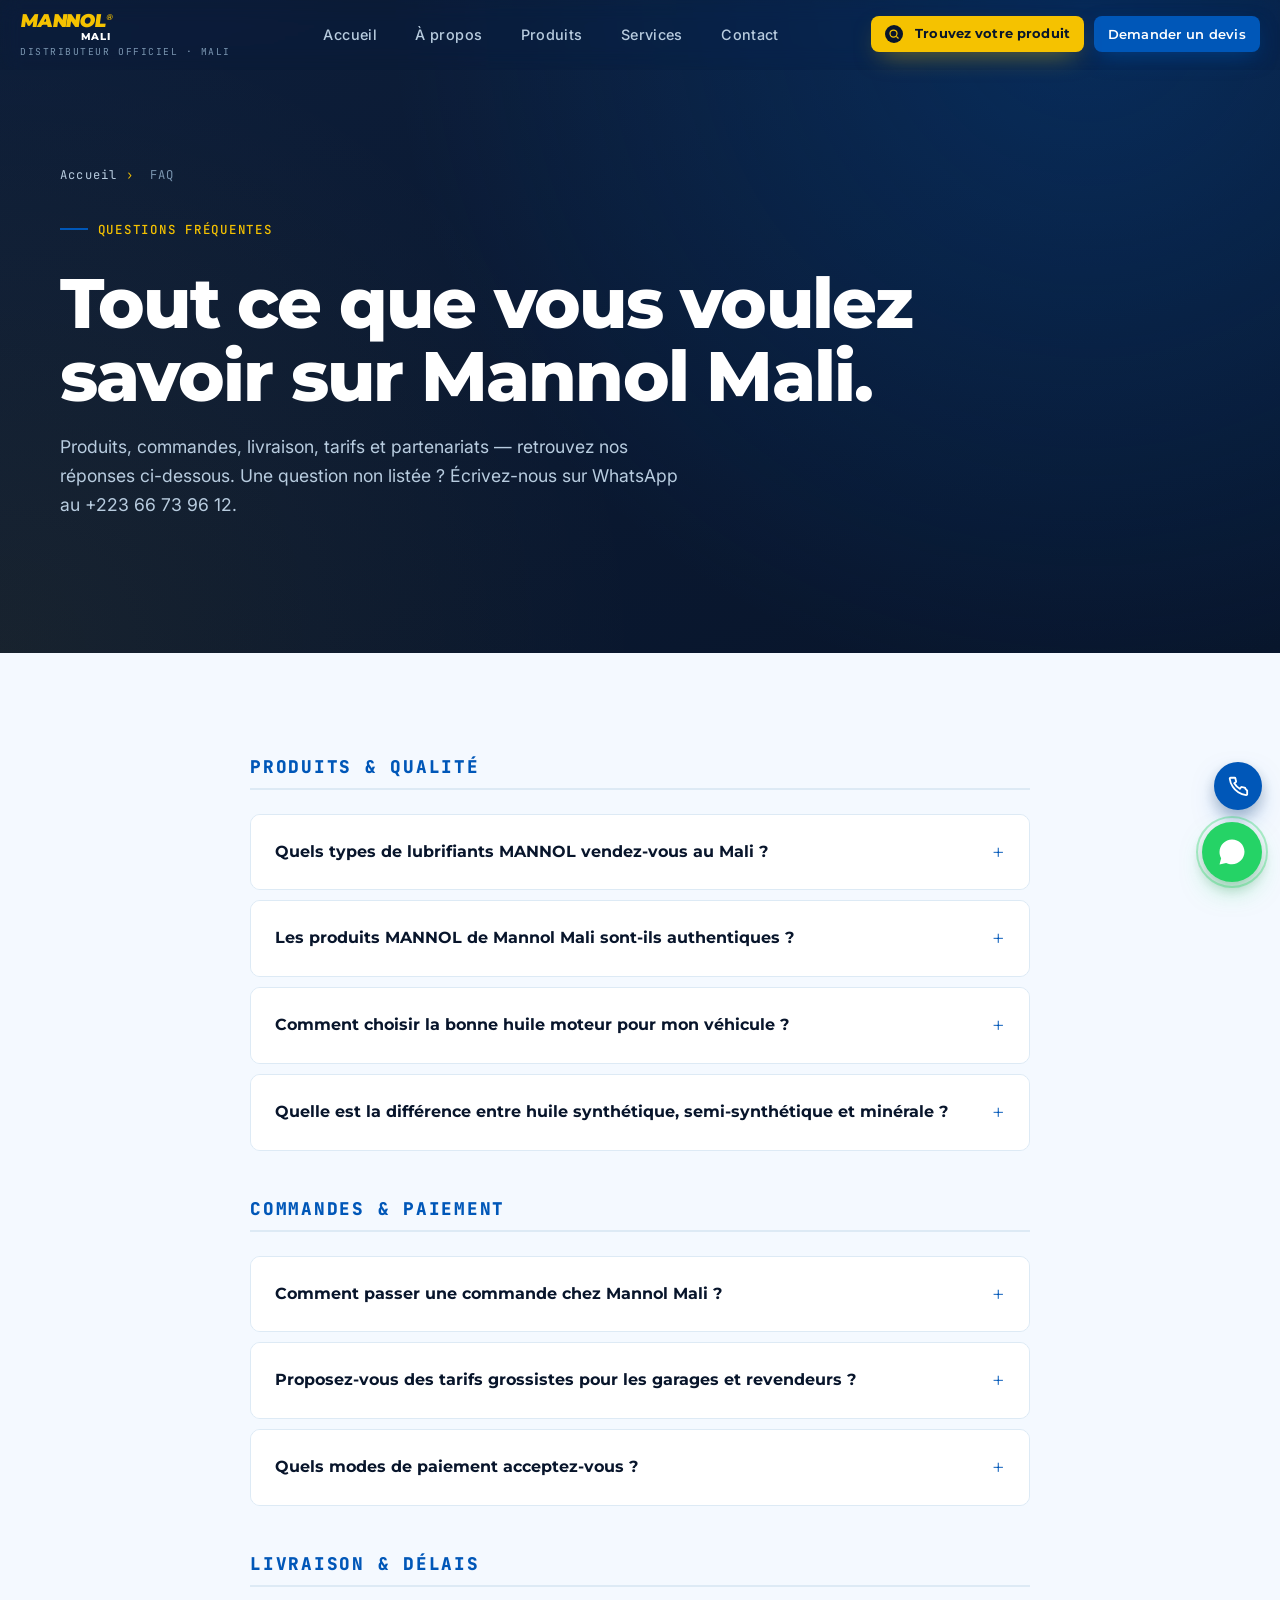
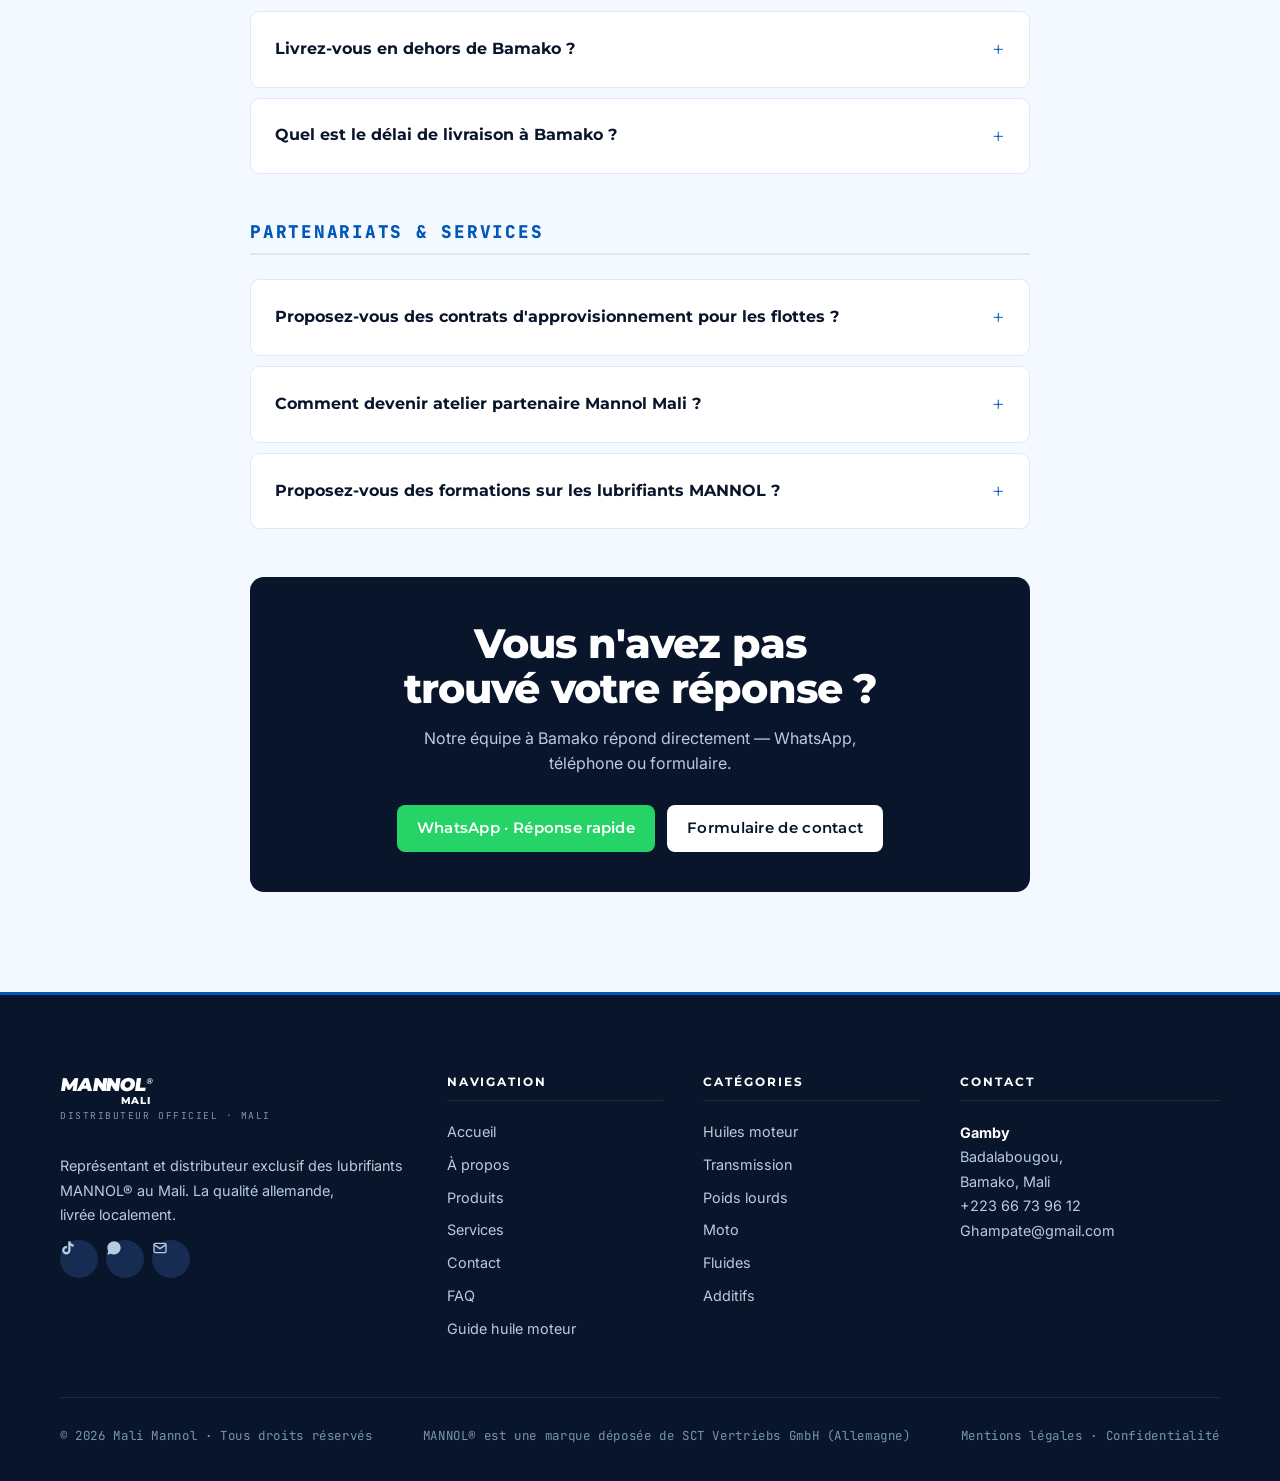
<file: faq.html>
<!doctype html>
<html lang="fr">
<head>
<meta charset="utf-8" />
<meta name="viewport" content="width=device-width, initial-scale=1" />
<title>FAQ Lubrifiants MANNOL Mali — Questions Fréquentes</title>
<meta name="description" content="Réponses sur les lubrifiants MANNOL au Mali : produits, commandes, livraison Bamako, tarifs grossistes, contrats flotte et partenariats atelier." />
<meta name="keywords" content="FAQ lubrifiant Mali, questions huile moteur Mali, livraison MANNOL Bamako, tarif grossiste lubrifiant Mali, contrat flotte Mali, partenariat atelier Bamako">
<meta name="google-site-verification" content="dLcjtd_ZxmTeSxxLT55VLm4oa38gffoxF4bqdBHw6nM" />
<meta name="robots" content="index, follow">
<link rel="canonical" href="https://www.mannol-mali.com/faq.html">
<meta property="og:type" content="website">
<meta property="og:url" content="https://www.mannol-mali.com/faq.html">
<meta property="og:title" content="FAQ Lubrifiants MANNOL Mali — Questions Fréquentes">
<meta property="og:description" content="Réponses à vos questions sur les lubrifiants MANNOL au Mali : produits, commandes, livraison, tarifs grossistes et partenariats.">
<meta property="og:image" content="https://www.mannol-mali.com/images/boutique-exterieur.jpg">
<meta property="og:locale" content="fr_ML">
<meta property="og:site_name" content="Mannol Mali">
<meta name="twitter:card" content="summary_large_image">
<meta name="twitter:title" content="FAQ Mannol Mali — Questions Fréquentes Lubrifiants">
<meta name="twitter:description" content="Produits, commandes, livraison Bamako, tarifs grossistes — toutes les réponses.">
<meta name="twitter:image" content="https://www.mannol-mali.com/images/boutique-exterieur.jpg">

<link rel="preconnect" href="https://fonts.googleapis.com" />
<link rel="preconnect" href="https://fonts.gstatic.com" crossorigin />
<link href="https://fonts.googleapis.com/css2?family=Montserrat:wght@500;600;700;800;900&family=Inter:wght@400;500;600&family=JetBrains+Mono:wght@400;500&display=swap" rel="stylesheet" />
<link rel="stylesheet" href="styles.css" />
<link rel="icon" href="data:image/svg+xml,%3Csvg xmlns='http://www.w3.org/2000/svg' viewBox='0 0 64 64'%3E%3Crect width='64' height='64' rx='10' fill='%230057B8'/%3E%3Ctext x='50%25' y='54%25' text-anchor='middle' fill='%23FFFFFF' font-family='Helvetica' font-weight='900' font-size='28'%3EM%3C/text%3E%3C/svg%3E" />
</head>
<body>

<!-- ============= HEADER ============= -->
<header class="site-header">

  <div class="container nav-wrap">
    <a class="brand" href="index.html" aria-label="Mannol Mali — retour à l'accueil">

      <span class="brand-text">
        <span class="lockup"><span class="lockup-main">Mannol</span><span class="lockup-sub">Mali</span></span>
        <span class="sub">Distributeur officiel · Mali</span>
      </span>
    </a>
    <nav class="primary-nav" aria-label="Navigation principale">
      <a href="index.html">Accueil</a>
      <a href="a-propos.html">À propos</a>
      <a href="produits.html">Produits</a>
      <a href="services.html">Services</a>
      <a href="contact.html">Contact</a>
    </nav>
    <div class="nav-cta">
      <a class="btn-finder btn-sm" href="https://www.mannol.de/fr/produits" target="_blank" rel="noopener" style="padding: 8px 14px; font-size: .8rem;"><span class="finder-icon" style="width:18px;height:18px;"><svg viewBox="0 0 24 24" fill="none" stroke="currentColor" stroke-width="2.5"><circle cx="11" cy="11" r="7"/><path d="M21 21l-4.3-4.3"/></svg></span>Trouvez votre produit</a>
      <a class="btn btn-primary btn-sm" href="contact.html">Demander un devis</a>
      <button class="nav-toggle" aria-label="Ouvrir le menu" onclick="document.getElementById('mobileMenu').classList.add('open')">
        <svg viewBox="0 0 24 24" fill="none" stroke="currentColor" stroke-width="2"><path d="M3 6h18M3 12h18M3 18h18"/></svg>
      </button>
    </div>
  </div>
</header>

<!-- mobile menu -->
<div class="mobile-menu" id="mobileMenu">
  <div class="top">
    <a class="brand" href="index.html">

      <span class="brand-text">
        <span class="lockup"><span class="lockup-main">Mannol</span><span class="lockup-sub">Mali</span></span>
        <span class="sub">Distributeur officiel</span>
      </span>
    </a>
    <button class="nav-toggle" aria-label="Fermer" onclick="document.getElementById('mobileMenu').classList.remove('open')">
      <svg viewBox="0 0 24 24" fill="none" stroke="currentColor" stroke-width="2"><path d="M6 6l12 12M18 6L6 18"/></svg>
    </button>
  </div>
  <div class="links">
    <a href="index.html">Accueil</a>
    <a href="a-propos.html">À propos</a>
    <a href="produits.html">Produits</a>
    <a href="services.html">Services</a>
    <a href="contact.html">Contact</a>
  </div>
  <div class="ctas">
    <a class="btn-finder" href="https://www.mannol.de/fr/produits" target="_blank" rel="noopener"><span class="finder-icon"><svg viewBox="0 0 24 24" fill="none" stroke="currentColor" stroke-width="2.5"><circle cx="11" cy="11" r="7"/><path d="M21 21l-4.3-4.3"/></svg></span>Trouvez votre produit</a>
    <a class="btn-finder btn-finder-blue" href="https://sct-oilfinder.sct-germany.de/SCTOilfinder/index.php?LE=EN&SPL=Mannol" target="_blank" rel="noopener"><span class="finder-icon"><svg viewBox="0 0 24 24" fill="none" stroke="currentColor" stroke-width="2.5"><circle cx="11" cy="11" r="7"/><path d="M21 21l-4.3-4.3"/></svg></span>L'huile pour votre moteur</a>
  </div>
</div>

<section class="page-header">
  <div class="container">
    <div class="breadcrumb"><a href="index.html">Accueil</a><span>›</span> FAQ</div>
    <span class="eyebrow" style="color:var(--or);">Questions fréquentes</span>
    <h1>Tout ce que vous voulez savoir sur Mannol Mali.</h1>
    <p>Produits, commandes, livraison, tarifs et partenariats — retrouvez nos réponses ci-dessous. Une question non listée ? Écrivez-nous sur WhatsApp au +223 66 73 96 12.</p>
  </div>
</section>

<section class="block">
  <div class="container">
    <div style="max-width:780px;margin:0 auto;">

      <!-- SECTION 1 : PRODUITS -->
      <div style="margin-bottom:48px;">
        <h2 style="font-size:1.1rem;font-family:var(--ff-mono);letter-spacing:.1em;text-transform:uppercase;color:var(--bleu);margin-bottom:24px;padding-bottom:12px;border-bottom:2px solid var(--gris-150);">Produits & qualité</h2>

        <details style="border:1px solid var(--gris-150);border-radius:10px;margin-bottom:10px;overflow:hidden;">
          <summary style="padding:20px 24px;cursor:pointer;font-weight:700;font-family:var(--ff-display);font-size:1rem;list-style:none;display:flex;justify-content:space-between;align-items:center;background:var(--blanc);">
            Quels types de lubrifiants MANNOL vendez-vous au Mali ?
            <span style="font-size:1.4rem;font-weight:300;color:var(--bleu);flex-shrink:0;margin-left:12px;">+</span>
          </summary>
          <div style="padding:0 24px 20px;background:var(--creme);color:var(--gris-700);line-height:1.7;">
            <p>Mannol Mali distribue la gamme complète MANNOL® : huiles moteur synthétiques (5W-30, 5W-40, 0W-20), semi-synthétiques (10W-40) et minérales (15W-40, tropicalisées), huiles de transmission (ATF, CVT, DCT, GL-4/GL-5), lubrifiants poids lourds (UHPD, SHPD, hydraulique), huiles moto (4T JASO MA2, 2T, scooter), fluides techniques (DOT 4, antigel G11/G13, AdBlue) et additifs carburant diesel et essence. Plus de 40 références en stock permanent à Badalabougou.</p>
          </div>
        </details>

        <details style="border:1px solid var(--gris-150);border-radius:10px;margin-bottom:10px;overflow:hidden;">
          <summary style="padding:20px 24px;cursor:pointer;font-weight:700;font-family:var(--ff-display);font-size:1rem;list-style:none;display:flex;justify-content:space-between;align-items:center;background:var(--blanc);">
            Les produits MANNOL de Mannol Mali sont-ils authentiques ?
            <span style="font-size:1.4rem;font-weight:300;color:var(--bleu);flex-shrink:0;margin-left:12px;">+</span>
          </summary>
          <div style="padding:0 24px 20px;background:var(--creme);color:var(--gris-700);line-height:1.7;">
            <p>Oui, sans exception. Tous nos produits sont importés directement auprès de SCT Vertriebs GmbH, fabricant officiel MANNOL® basé en Allemagne. Chaque bidon est scellé en usine avec numéro de lot traçable. Mannol Mali est le distributeur officiel et exclusif MANNOL au Mali — nous sommes reconnus et référencés par MANNOL International. Dans un marché où la contrefaçon est fréquente, cette garantie d'origine est notre engagement principal.</p>
          </div>
        </details>

        <details style="border:1px solid var(--gris-150);border-radius:10px;margin-bottom:10px;overflow:hidden;">
          <summary style="padding:20px 24px;cursor:pointer;font-weight:700;font-family:var(--ff-display);font-size:1rem;list-style:none;display:flex;justify-content:space-between;align-items:center;background:var(--blanc);">
            Comment choisir la bonne huile moteur pour mon véhicule ?
            <span style="font-size:1.4rem;font-weight:300;color:var(--bleu);flex-shrink:0;margin-left:12px;">+</span>
          </summary>
          <div style="padding:0 24px 20px;background:var(--creme);color:var(--gris-700);line-height:1.7;">
            <p>Deux options : (1) Utilisez le sélecteur officiel MANNOL sur notre site — entrez marque, modèle, motorisation et année pour obtenir la référence exacte adaptée à votre moteur. (2) Contactez-nous directement par WhatsApp au +223 66 73 96 12 — notre équipe vous conseille en tenant compte du parc malien et du climat tropical, qui influencent le choix de viscosité.</p>
          </div>
        </details>

        <details style="border:1px solid var(--gris-150);border-radius:10px;margin-bottom:10px;overflow:hidden;">
          <summary style="padding:20px 24px;cursor:pointer;font-weight:700;font-family:var(--ff-display);font-size:1rem;list-style:none;display:flex;justify-content:space-between;align-items:center;background:var(--blanc);">
            Quelle est la différence entre huile synthétique, semi-synthétique et minérale ?
            <span style="font-size:1.4rem;font-weight:300;color:var(--bleu);flex-shrink:0;margin-left:12px;">+</span>
          </summary>
          <div style="padding:0 24px 20px;background:var(--creme);color:var(--gris-700);line-height:1.7;">
            <p><strong style="color:var(--noir);">Synthétique</strong> (5W-30, 5W-40) : meilleure protection à froid et à chaud, idéale pour les moteurs modernes et les climats chauds comme au Mali. Intervalles de vidange plus longs. <strong style="color:var(--noir);">Semi-synthétique</strong> (10W-40) : bon compromis qualité/prix, convient aux moteurs récents sur parc mixte. <strong style="color:var(--noir);">Minérale</strong> (15W-40) : pour les anciens moteurs et véhicules agricoles — moins chère, adaptée aux moteurs simples fonctionnant à haute température. Consultez-nous pour savoir quelle catégorie convient à votre parc.</p>
          </div>
        </details>
      </div>

      <!-- SECTION 2 : COMMANDES -->
      <div style="margin-bottom:48px;">
        <h2 style="font-size:1.1rem;font-family:var(--ff-mono);letter-spacing:.1em;text-transform:uppercase;color:var(--bleu);margin-bottom:24px;padding-bottom:12px;border-bottom:2px solid var(--gris-150);">Commandes & paiement</h2>

        <details style="border:1px solid var(--gris-150);border-radius:10px;margin-bottom:10px;overflow:hidden;">
          <summary style="padding:20px 24px;cursor:pointer;font-weight:700;font-family:var(--ff-display);font-size:1rem;list-style:none;display:flex;justify-content:space-between;align-items:center;background:var(--blanc);">
            Comment passer une commande chez Mannol Mali ?
            <span style="font-size:1.4rem;font-weight:300;color:var(--bleu);flex-shrink:0;margin-left:12px;">+</span>
          </summary>
          <div style="padding:0 24px 20px;background:var(--creme);color:var(--gris-700);line-height:1.7;">
            <p>Trois façons simples : (1) Via le formulaire de devis sur notre <a href="contact.html" style="color:var(--bleu);font-weight:600;">page contact</a>, (2) par WhatsApp au <a href="https://wa.me/22366739612" style="color:var(--bleu);font-weight:600;">+223 66 73 96 12</a> — le plus rapide, réponse souvent dans l'heure, (3) directement en boutique à Badalabougou, Bamako. Décrivez vos véhicules, votre volume estimé et votre région — nous vous proposons les références et le prix sous 24h ouvrées.</p>
          </div>
        </details>

        <details style="border:1px solid var(--gris-150);border-radius:10px;margin-bottom:10px;overflow:hidden;">
          <summary style="padding:20px 24px;cursor:pointer;font-weight:700;font-family:var(--ff-display);font-size:1rem;list-style:none;display:flex;justify-content:space-between;align-items:center;background:var(--blanc);">
            Proposez-vous des tarifs grossistes pour les garages et revendeurs ?
            <span style="font-size:1.4rem;font-weight:300;color:var(--bleu);flex-shrink:0;margin-left:12px;">+</span>
          </summary>
          <div style="padding:0 24px 20px;background:var(--creme);color:var(--gris-700);line-height:1.7;">
            <p>Oui. Nous proposons des conditions tarifaires adaptées au volume pour les garages, stations-service, revendeurs de pièces auto et magasins spécialisés. Les tarifs évoluent selon le volume mensuel, la régularité des commandes et les références demandées. Contactez-nous avec votre volume estimé pour recevoir une grille tarifaire personnalisée.</p>
          </div>
        </details>

        <details style="border:1px solid var(--gris-150);border-radius:10px;margin-bottom:10px;overflow:hidden;">
          <summary style="padding:20px 24px;cursor:pointer;font-weight:700;font-family:var(--ff-display);font-size:1rem;list-style:none;display:flex;justify-content:space-between;align-items:center;background:var(--blanc);">
            Quels modes de paiement acceptez-vous ?
            <span style="font-size:1.4rem;font-weight:300;color:var(--bleu);flex-shrink:0;margin-left:12px;">+</span>
          </summary>
          <div style="padding:0 24px 20px;background:var(--creme);color:var(--gris-700);line-height:1.7;">
            <p>Nous acceptons le paiement comptant en boutique et le mobile money (Orange Money, Moov Money). Pour les grossistes et les contrats de flotte, des modalités de paiement spécifiques peuvent être négociées selon le volume et la fréquence des commandes.</p>
          </div>
        </details>
      </div>

      <!-- SECTION 3 : LIVRAISON -->
      <div style="margin-bottom:48px;">
        <h2 style="font-size:1.1rem;font-family:var(--ff-mono);letter-spacing:.1em;text-transform:uppercase;color:var(--bleu);margin-bottom:24px;padding-bottom:12px;border-bottom:2px solid var(--gris-150);">Livraison & délais</h2>

        <details style="border:1px solid var(--gris-150);border-radius:10px;margin-bottom:10px;overflow:hidden;">
          <summary style="padding:20px 24px;cursor:pointer;font-weight:700;font-family:var(--ff-display);font-size:1rem;list-style:none;display:flex;justify-content:space-between;align-items:center;background:var(--blanc);">
            Livrez-vous en dehors de Bamako ?
            <span style="font-size:1.4rem;font-weight:300;color:var(--bleu);flex-shrink:0;margin-left:12px;">+</span>
          </summary>
          <div style="padding:0 24px 20px;background:var(--creme);color:var(--gris-700);line-height:1.7;">
            <p>Oui, nous livrons dans toutes les régions du Mali : Kayes, Sikasso, Ségou, Mopti, Koulikoro, Tombouctou et Gao, selon un planning établi avec vous. Le conditionnement palettisé est disponible pour les commandes importantes. Contactez-nous pour les délais et conditions spécifiques à votre région.</p>
          </div>
        </details>

        <details style="border:1px solid var(--gris-150);border-radius:10px;margin-bottom:10px;overflow:hidden;">
          <summary style="padding:20px 24px;cursor:pointer;font-weight:700;font-family:var(--ff-display);font-size:1rem;list-style:none;display:flex;justify-content:space-between;align-items:center;background:var(--blanc);">
            Quel est le délai de livraison à Bamako ?
            <span style="font-size:1.4rem;font-weight:300;color:var(--bleu);flex-shrink:0;margin-left:12px;">+</span>
          </summary>
          <div style="padding:0 24px 20px;background:var(--creme);color:var(--gris-700);line-height:1.7;">
            <p>Les commandes dans Bamako sont livrées sous 24 à 48h ouvrées. Pour les garages situés près de notre boutique à Badalabougou, la livraison peut être immédiate selon la disponibilité du stock. Les commandes urgentes sont traitées en priorité — signalez-le lors de votre commande via WhatsApp.</p>
          </div>
        </details>
      </div>

      <!-- SECTION 4 : PARTENARIATS -->
      <div style="margin-bottom:48px;">
        <h2 style="font-size:1.1rem;font-family:var(--ff-mono);letter-spacing:.1em;text-transform:uppercase;color:var(--bleu);margin-bottom:24px;padding-bottom:12px;border-bottom:2px solid var(--gris-150);">Partenariats & services</h2>

        <details style="border:1px solid var(--gris-150);border-radius:10px;margin-bottom:10px;overflow:hidden;">
          <summary style="padding:20px 24px;cursor:pointer;font-weight:700;font-family:var(--ff-display);font-size:1rem;list-style:none;display:flex;justify-content:space-between;align-items:center;background:var(--blanc);">
            Proposez-vous des contrats d'approvisionnement pour les flottes ?
            <span style="font-size:1.4rem;font-weight:300;color:var(--bleu);flex-shrink:0;margin-left:12px;">+</span>
          </summary>
          <div style="padding:0 24px 20px;background:var(--creme);color:var(--gris-700);line-height:1.7;">
            <p>Oui. Nous proposons des contrats annuels pour les transporteurs, sociétés minières, entreprises agricoles et toute structure avec un parc de véhicules important : volume négocié sur 12 mois, stock dédié, fiches techniques fournies, suivi de consommation et plan de vidange. Contactez-nous pour un devis flotte adapté à votre activité.</p>
          </div>
        </details>

        <details style="border:1px solid var(--gris-150);border-radius:10px;margin-bottom:10px;overflow:hidden;">
          <summary style="padding:20px 24px;cursor:pointer;font-weight:700;font-family:var(--ff-display);font-size:1rem;list-style:none;display:flex;justify-content:space-between;align-items:center;background:var(--blanc);">
            Comment devenir atelier partenaire Mannol Mali ?
            <span style="font-size:1.4rem;font-weight:300;color:var(--bleu);flex-shrink:0;margin-left:12px;">+</span>
          </summary>
          <div style="padding:0 24px 20px;background:var(--creme);color:var(--gris-700);line-height:1.7;">
            <p>Les ateliers mécaniciens peuvent devenir partenaires Mannol Mali et bénéficier de tarifs préférentiels, d'un référencement dans notre réseau, de PLV et signalétique atelier aux couleurs MANNOL, et de formations produit gratuites. Contactez-nous via <a href="contact.html" style="color:var(--bleu);font-weight:600;">le formulaire</a> ou WhatsApp en mentionnant "Partenariat atelier" — nous vous rappelons sous 48h.</p>
          </div>
        </details>

        <details style="border:1px solid var(--gris-150);border-radius:10px;margin-bottom:10px;overflow:hidden;">
          <summary style="padding:20px 24px;cursor:pointer;font-weight:700;font-family:var(--ff-display);font-size:1rem;list-style:none;display:flex;justify-content:space-between;align-items:center;background:var(--blanc);">
            Proposez-vous des formations sur les lubrifiants MANNOL ?
            <span style="font-size:1.4rem;font-weight:300;color:var(--bleu);flex-shrink:0;margin-left:12px;">+</span>
          </summary>
          <div style="padding:0 24px 20px;background:var(--creme);color:var(--gris-700);line-height:1.7;">
            <p>Oui, des formations produit gratuites sont proposées aux ateliers partenaires. Ces formations couvrent la sélection des bons lubrifiants selon le type de moteur et le constructeur, les fréquences de vidange recommandées, l'interprétation des spécifications API/ACEA, et les spécificités liées au climat malien (températures élevées, routes poussiéreuses).</p>
          </div>
        </details>
      </div>

      <!-- CTA FINAL -->
      <div style="background:var(--noir);color:var(--blanc);border-radius:14px;padding:40px;text-align:center;margin-top:16px;">
        <h2 style="color:var(--blanc);margin-bottom:12px;">Vous n'avez pas trouvé votre réponse ?</h2>
        <p style="color:var(--gris-300);margin-bottom:28px;max-width:48ch;margin-inline:auto;">Notre équipe à Bamako répond directement — WhatsApp, téléphone ou formulaire.</p>
        <div style="display:flex;gap:12px;justify-content:center;flex-wrap:wrap;">
          <a class="btn btn-whatsapp" href="https://wa.me/22366739612?text=Bonjour%2C%20j%27ai%20une%20question%20sur%20les%20lubrifiants%20MANNOL." target="_blank" rel="noopener">WhatsApp · Réponse rapide</a>
          <a class="btn btn-light" href="contact.html">Formulaire de contact</a>
        </div>
      </div>

    </div>
  </div>
</section>

<!-- ============= FOOTER ============= -->
<footer class="site-footer">
  <div class="container">
    <div class="footer-grid">
      <div>
        <a class="brand" href="index.html">

          <span class="brand-text">
            <span class="lockup"><span class="lockup-main">Mannol</span><span class="lockup-sub">Mali</span></span>
            <span class="sub">Distributeur officiel · Mali</span>
          </span>
        </a>
        <p style="margin-top:18px;">Représentant et distributeur exclusif des lubrifiants MANNOL® au Mali. La qualité allemande, livrée localement.</p>
        <div class="social" aria-label="Réseaux sociaux">
          <a href="https://www.tiktok.com/@gambymannol" target="_blank" rel="noopener" aria-label="TikTok"><svg viewBox="0 0 24 24" fill="currentColor"><path d="M19.59 6.69a4.83 4.83 0 01-3.77-4.25V2h-3.45v13.67a2.89 2.89 0 01-2.88 2.5 2.89 2.89 0 01-2.89-2.89 2.89 2.89 0 012.89-2.89c.28 0 .54.04.79.1V9.01a6.27 6.27 0 00-.79-.05 6.34 6.34 0 00-6.34 6.34 6.34 6.34 0 006.34 6.34 6.34 6.34 0 006.33-6.34V8.67a8.18 8.18 0 004.78 1.52V6.74a4.85 4.85 0 01-1.01-.05z"/></svg></a>
          <a href="https://wa.me/22366739612" aria-label="WhatsApp"><svg viewBox="0 0 24 24" fill="currentColor"><path d="M17.5 14.4c-.3-.2-1.7-.8-2-.9-.3-.1-.5-.2-.7.2-.2.3-.7.9-.9 1.1-.2.2-.3.2-.6.1-.3-.2-1.2-.5-2.4-1.5-.9-.8-1.5-1.8-1.6-2.1-.2-.3 0-.5.1-.6l.5-.5c.1-.2.2-.3.3-.5 0-.2 0-.4 0-.5-.1-.2-.7-1.6-.9-2.2-.2-.6-.5-.5-.7-.5h-.6c-.2 0-.5.1-.8.4-.3.3-1 1-1 2.5s1 2.9 1.2 3.1c.2.2 2.1 3.2 5 4.5 2.9 1.3 2.9.9 3.4.8.5-.1 1.7-.7 1.9-1.3.2-.7.2-1.2.2-1.3-.1-.1-.2-.2-.5-.3zM12 2C6.5 2 2 6.5 2 12c0 1.8.5 3.5 1.3 4.9L2 22l5.3-1.3c1.4.7 3 1.1 4.7 1.1 5.5 0 10-4.5 10-10S17.5 2 12 2z"/></svg></a>
          <a href="mailto:Ghampate@gmail.com" aria-label="Email"><svg viewBox="0 0 24 24" fill="none" stroke="currentColor" stroke-width="2"><rect x="3" y="5" width="18" height="14" rx="2"/><path d="M3 7l9 6 9-6"/></svg></a>
        </div>
      </div>
      <div>
        <h4>Navigation</h4>
        <ul>
          <li><a href="index.html">Accueil</a></li>
          <li><a href="a-propos.html">À propos</a></li>
          <li><a href="produits.html">Produits</a></li>
          <li><a href="services.html">Services</a></li>
          <li><a href="contact.html">Contact</a></li>
          <li><a href="faq.html">FAQ</a></li>
          <li><a href="guide-huile-moteur.html">Guide huile moteur</a></li>
        </ul>
      </div>
      <div>
        <h4>Catégories</h4>
        <ul>
          <li><a href="produits.html#huiles-moteur">Huiles moteur</a></li>
          <li><a href="produits.html#transmission">Transmission</a></li>
          <li><a href="produits.html#poids-lourd">Poids lourds</a></li>
          <li><a href="produits.html#moto">Moto</a></li>
          <li><a href="produits.html#fluides">Fluides</a></li>
          <li><a href="produits.html#additifs">Additifs</a></li>
        </ul>
      </div>
      <div>
        <h4>Contact</h4>
        <p style="line-height:1.7;">
          <strong style="color:white;">Gamby</strong><br/>
          Badalabougou,<br/> Bamako, Mali<br/>
          <a href="tel:+22366739612">+223 66 73 96 12</a><br/>
          <a href="mailto:Ghampate@gmail.com">Ghampate@gmail.com</a>
        </p>
      </div>
    </div>
    <div class="footer-bottom">
      <span>© 2026 Mali Mannol · Tous droits réservés</span>
      <span>MANNOL® est une marque déposée de SCT Vertriebs GmbH (Allemagne)</span>
      <span><a href="#">Mentions légales</a> · <a href="#">Confidentialité</a></span>
    </div>
  </div>
</footer>

<!-- ============= WHATSAPP FAB ============= -->
<a class="fab-tel" href="tel:+22366739612" aria-label="Appeler Mannol Mali"><svg viewBox="0 0 24 24" fill="none" stroke="currentColor" stroke-width="2"><path d="M22 16.92V21a1 1 0 01-1.1 1 19.8 19.8 0 01-8.6-3.1 19.5 19.5 0 01-6-6A19.8 19.8 0 013 4.1 1 1 0 014.1 3h4.1a1 1 0 011 .8 12.7 12.7 0 00.7 2.8 1 1 0 01-.2 1L8 9a16 16 0 006 6l1.4-1.7a1 1 0 011-.2 12.7 12.7 0 002.8.7 1 1 0 01.8 1z"/></svg></a>
<a class="fab-wa" href="https://wa.me/22366739612?text=Bonjour%20Mali%20Mannol%2C%20je%20souhaite%20un%20devis." target="_blank" rel="noopener" aria-label="WhatsApp">
  <svg viewBox="0 0 24 24" fill="currentColor"><path d="M17.5 14.4c-.3-.2-1.7-.8-2-.9-.3-.1-.5-.2-.7.2-.2.3-.7.9-.9 1.1-.2.2-.3.2-.6.1-.3-.2-1.2-.5-2.4-1.5-.9-.8-1.5-1.8-1.6-2.1-.2-.3 0-.5.1-.6l.5-.5c.1-.2.2-.3.3-.5 0-.2 0-.4 0-.5-.1-.2-.7-1.6-.9-2.2-.2-.6-.5-.5-.7-.5h-.6c-.2 0-.5.1-.8.4-.3.3-1 1-1 2.5s1 2.9 1.2 3.1c.2.2 2.1 3.2 5 4.5 2.9 1.3 2.9.9 3.4.8.5-.1 1.7-.7 1.9-1.3.2-.7.2-1.2.2-1.3-.1-.1-.2-.2-.5-.3zM12 2C6.5 2 2 6.5 2 12c0 1.8.5 3.5 1.3 4.9L2 22l5.3-1.3c1.4.7 3 1.1 4.7 1.1 5.5 0 10-4.5 10-10S17.5 2 12 2z"/></svg>
</a>

<script src="/js/cms-inject.js" defer></script>
<script src="/js/header-scroll.js" defer></script>
<script src="/js/cart.js" defer></script>

<script type="application/ld+json">
{
  "@context": "https://schema.org",
  "@graph": [
    {
      "@type": "BreadcrumbList",
      "itemListElement": [
        {"@type": "ListItem", "position": 1, "name": "Accueil", "item": "https://www.mannol-mali.com/"},
        {"@type": "ListItem", "position": 2, "name": "FAQ", "item": "https://www.mannol-mali.com/faq.html"}
      ]
    },
    {
      "@type": "FAQPage",
      "mainEntity": [
        {"@type": "Question", "name": "Quels types de lubrifiants MANNOL vendez-vous au Mali ?", "acceptedAnswer": {"@type": "Answer", "text": "Mannol Mali distribue la gamme complète MANNOL® : huiles moteur synthétiques (5W-30, 5W-40, 0W-20), semi-synthétiques (10W-40) et minérales (15W-40), huiles de transmission (ATF, CVT, DCT), lubrifiants poids lourds, huiles moto 4T/2T, fluides techniques et additifs. Plus de 40 références en stock à Badalabougou, Bamako."}},
        {"@type": "Question", "name": "Les produits MANNOL de Mannol Mali sont-ils authentiques ?", "acceptedAnswer": {"@type": "Answer", "text": "Oui. Tous nos produits sont importés directement auprès de SCT Vertriebs GmbH, fabricant officiel MANNOL® en Allemagne. Chaque bidon est scellé en usine avec numéro de lot traçable. Mannol Mali est le distributeur officiel et exclusif MANNOL au Mali."}},
        {"@type": "Question", "name": "Comment choisir la bonne huile moteur pour mon véhicule ?", "acceptedAnswer": {"@type": "Answer", "text": "Utilisez le sélecteur officiel MANNOL sur notre site ou contactez-nous par WhatsApp au +223 66 73 96 12. Notre équipe vous conseille en tenant compte du parc malien et du climat tropical."}},
        {"@type": "Question", "name": "Comment passer une commande chez Mannol Mali ?", "acceptedAnswer": {"@type": "Answer", "text": "Trois façons : (1) via le formulaire de devis sur notre site, (2) par WhatsApp au +223 66 73 96 12, (3) en boutique à Badalabougou, Bamako. Réponse sous 24h ouvrées."}},
        {"@type": "Question", "name": "Proposez-vous des tarifs grossistes pour les garages et revendeurs ?", "acceptedAnswer": {"@type": "Answer", "text": "Oui. Nous proposons des conditions tarifaires adaptées au volume pour les garages, stations-service et revendeurs. Contactez-nous avec votre volume estimé pour une grille tarifaire personnalisée."}},
        {"@type": "Question", "name": "Quels modes de paiement acceptez-vous ?", "acceptedAnswer": {"@type": "Answer", "text": "Paiement comptant et mobile money (Orange Money, Moov Money). Des modalités spécifiques sont disponibles pour les grossistes et contrats de flotte."}},
        {"@type": "Question", "name": "Livrez-vous en dehors de Bamako ?", "acceptedAnswer": {"@type": "Answer", "text": "Oui, dans toutes les régions du Mali : Kayes, Sikasso, Ségou, Mopti, Koulikoro, Tombouctou et Gao, selon un planning établi avec vous."}},
        {"@type": "Question", "name": "Quel est le délai de livraison à Bamako ?", "acceptedAnswer": {"@type": "Answer", "text": "Livraison sous 24 à 48h ouvrées à Bamako. Les commandes urgentes sont traitées en priorité."}},
        {"@type": "Question", "name": "Proposez-vous des contrats d'approvisionnement pour les flottes ?", "acceptedAnswer": {"@type": "Answer", "text": "Oui, contrats annuels pour transporteurs, sociétés minières et entreprises agricoles : volume négocié, stock dédié, suivi de consommation et plan de vidange."}},
        {"@type": "Question", "name": "Comment devenir atelier partenaire Mannol Mali ?", "acceptedAnswer": {"@type": "Answer", "text": "Contactez-nous via le formulaire ou WhatsApp en mentionnant Partenariat atelier. Avantages : tarifs préférentiels, référencement réseau, PLV atelier, formations gratuites."}},
        {"@type": "Question", "name": "Proposez-vous des formations sur les lubrifiants MANNOL ?", "acceptedAnswer": {"@type": "Answer", "text": "Oui, formations produit gratuites pour les ateliers partenaires : sélection des lubrifiants, fréquences de vidange, spécifications API/ACEA et spécificités du climat malien."}}
      ]
    }
  ]
}
</script>

</body>
</html>
</file>
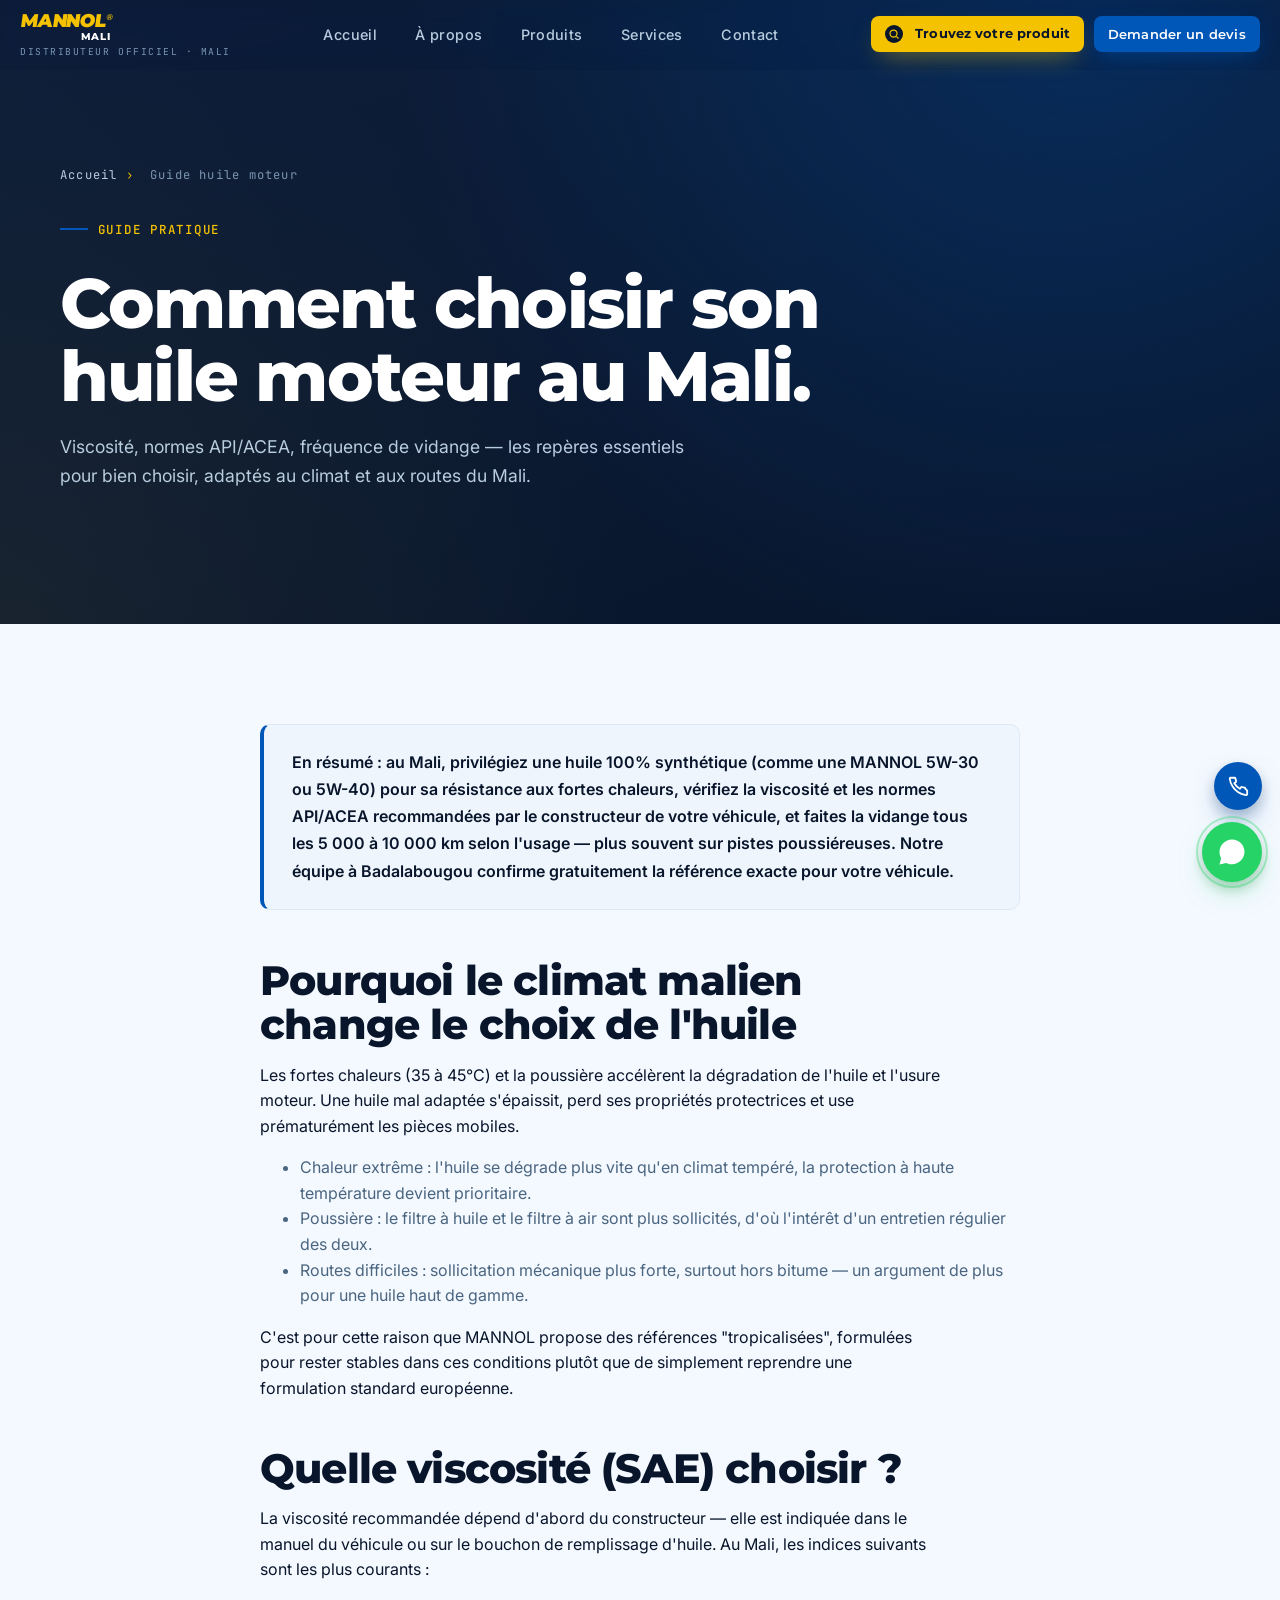
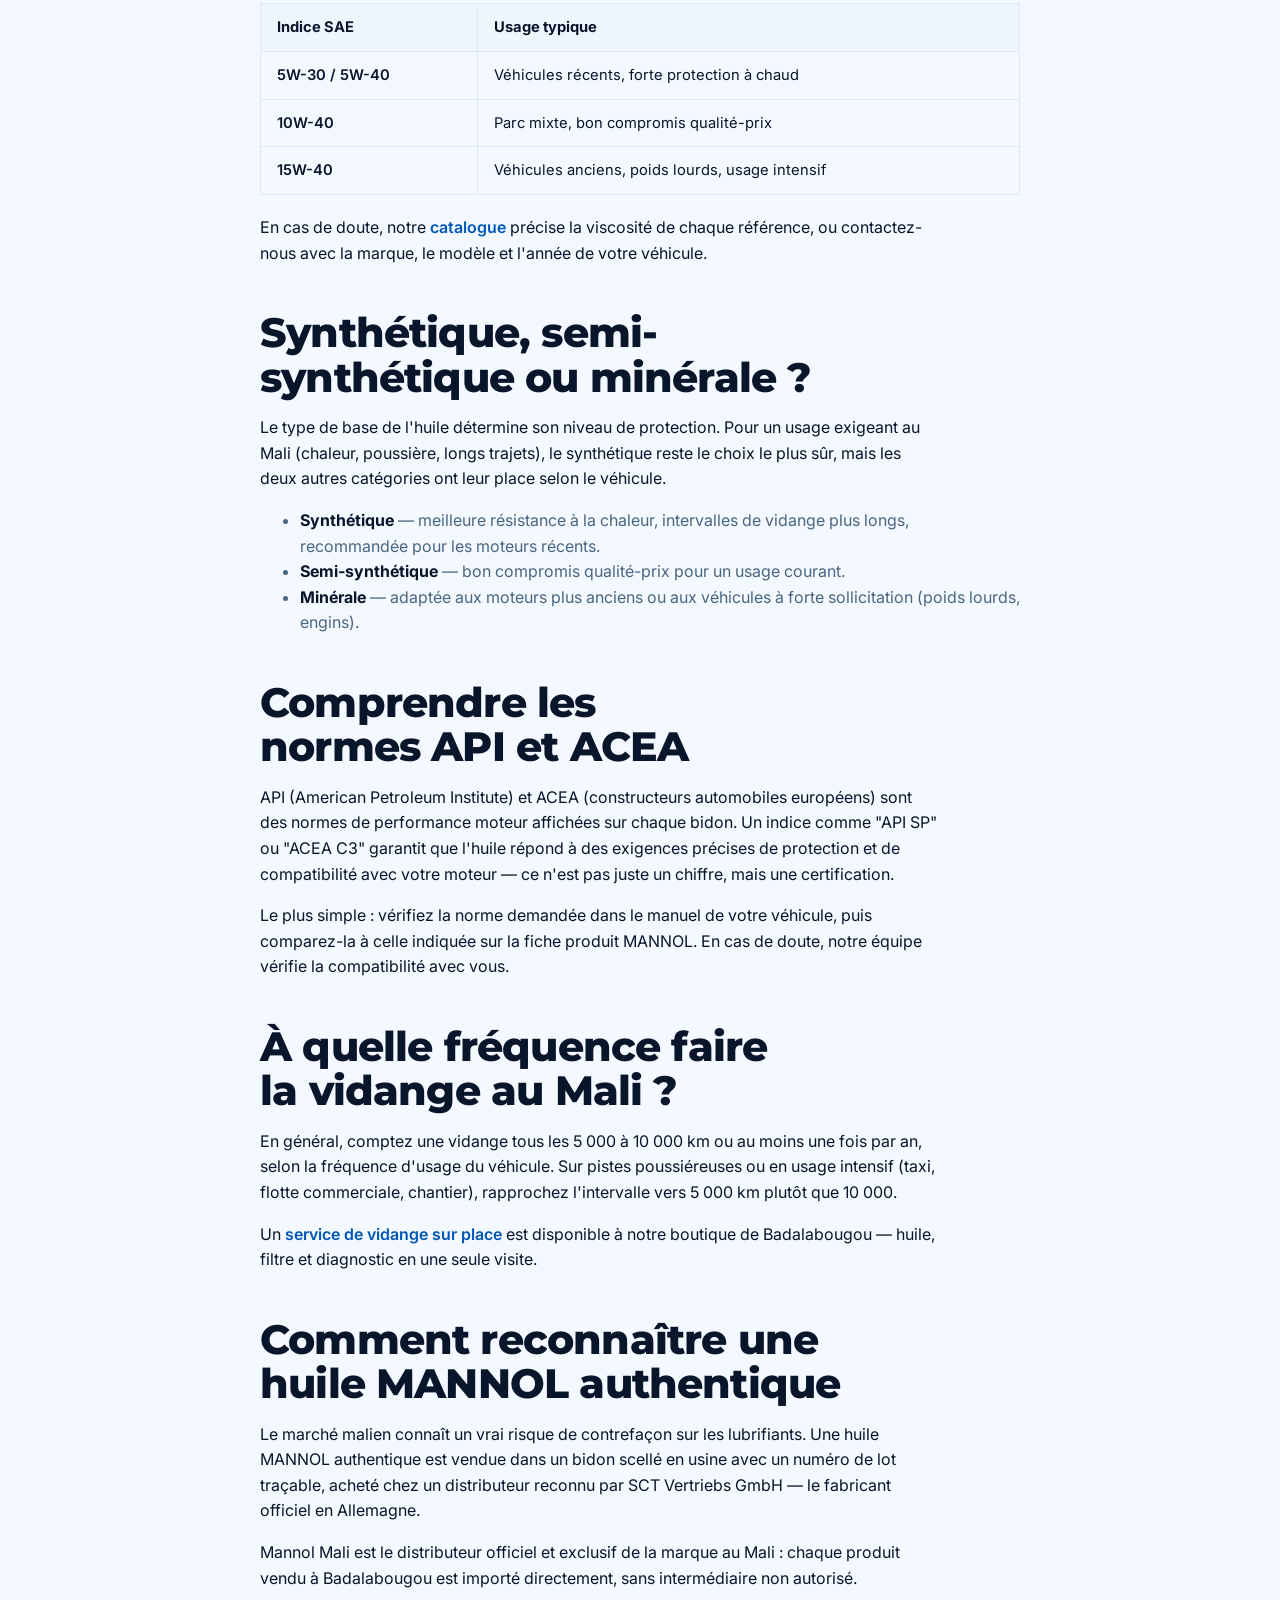
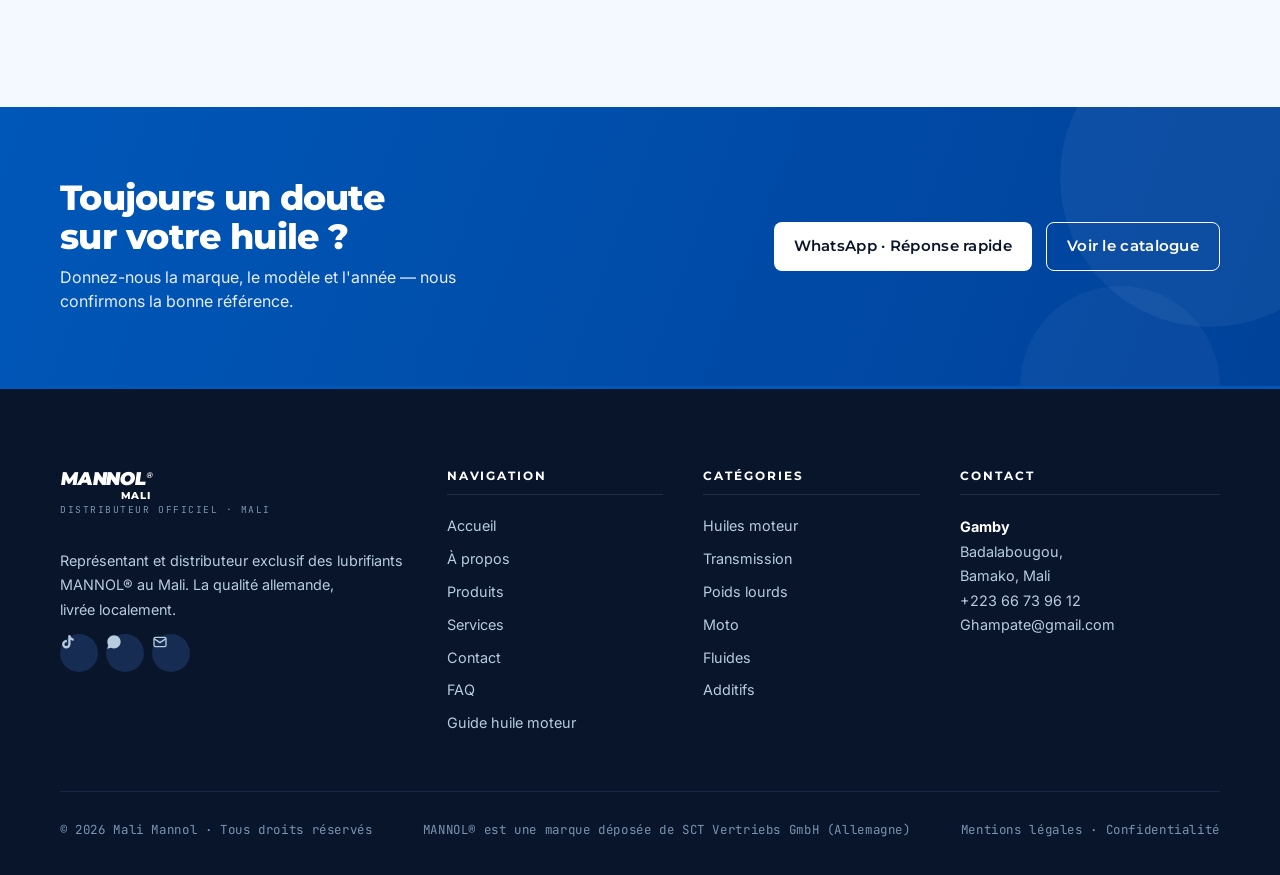
<file: guide-huile-moteur.html>
<!doctype html>
<html lang="fr">
<head>
<meta charset="utf-8" />
<meta name="viewport" content="width=device-width, initial-scale=1" />
<title>Comment Choisir son Huile Moteur au Mali — Guide MANNOL</title>
<meta name="description" content="Guide complet : viscosité, normes API/ACEA, fréquence de vidange et climat tropical. Comment choisir la bonne huile moteur au Mali, par Mannol Mali." />
<meta name="keywords" content="choisir huile moteur Mali, viscosité huile Mali, norme API ACEA, vidange Mali climat, huile moteur climat tropical, guide huile MANNOL Mali">
<meta name="google-site-verification" content="dLcjtd_ZxmTeSxxLT55VLm4oa38gffoxF4bqdBHw6nM" />
<meta name="robots" content="index, follow">
<link rel="canonical" href="https://www.mannol-mali.com/guide-huile-moteur.html">
<meta property="og:type" content="article">
<meta property="og:url" content="https://www.mannol-mali.com/guide-huile-moteur.html">
<meta property="og:title" content="Comment Choisir son Huile Moteur au Mali — Guide MANNOL">
<meta property="og:description" content="Viscosité, normes API/ACEA, fréquence de vidange et climat tropical — le guide complet pour choisir la bonne huile moteur au Mali.">
<meta property="og:image" content="https://www.mannol-mali.com/images/entrepot-interieur.jpg">
<meta property="og:locale" content="fr_ML">
<meta property="og:site_name" content="Mannol Mali">
<meta name="twitter:card" content="summary_large_image">
<meta name="twitter:title" content="Comment Choisir son Huile Moteur au Mali">
<meta name="twitter:description" content="Viscosité, normes API/ACEA, fréquence de vidange — le guide complet par Mannol Mali.">
<meta name="twitter:image" content="https://www.mannol-mali.com/images/entrepot-interieur.jpg">

<link rel="preconnect" href="https://fonts.googleapis.com" />
<link rel="preconnect" href="https://fonts.gstatic.com" crossorigin />
<link href="https://fonts.googleapis.com/css2?family=Montserrat:wght@500;600;700;800;900&family=Inter:wght@400;500;600&family=JetBrains+Mono:wght@400;500&display=swap" rel="stylesheet" />
<link rel="stylesheet" href="styles.css" />
<link rel="icon" href="data:image/svg+xml,%3Csvg xmlns='http://www.w3.org/2000/svg' viewBox='0 0 64 64'%3E%3Crect width='64' height='64' rx='10' fill='%230057B8'/%3E%3Ctext x='50%25' y='54%25' text-anchor='middle' fill='%23FFFFFF' font-family='Helvetica' font-weight='900' font-size='28'%3EM%3C/text%3E%3C/svg%3E" />
</head>
<body>

<!-- ============= HEADER ============= -->
<header class="site-header">

  <div class="container nav-wrap">
    <a class="brand" href="index.html" aria-label="Mannol Mali — retour à l'accueil">

      <span class="brand-text">
        <span class="lockup"><span class="lockup-main">Mannol</span><span class="lockup-sub">Mali</span></span>
        <span class="sub">Distributeur officiel · Mali</span>
      </span>
    </a>
    <nav class="primary-nav" aria-label="Navigation principale">
      <a href="index.html">Accueil</a>
      <a href="a-propos.html">À propos</a>
      <a href="produits.html">Produits</a>
      <a href="services.html">Services</a>
      <a href="contact.html">Contact</a>
    </nav>
    <div class="nav-cta">
      <a class="btn-finder btn-sm" href="https://www.mannol.de/fr/produits" target="_blank" rel="noopener" style="padding: 8px 14px; font-size: .8rem;"><span class="finder-icon" style="width:18px;height:18px;"><svg viewBox="0 0 24 24" fill="none" stroke="currentColor" stroke-width="2.5"><circle cx="11" cy="11" r="7"/><path d="M21 21l-4.3-4.3"/></svg></span>Trouvez votre produit</a>
      <a class="btn btn-primary btn-sm" href="contact.html">Demander un devis</a>
      <button class="nav-toggle" aria-label="Ouvrir le menu" onclick="document.getElementById('mobileMenu').classList.add('open')">
        <svg viewBox="0 0 24 24" fill="none" stroke="currentColor" stroke-width="2"><path d="M3 6h18M3 12h18M3 18h18"/></svg>
      </button>
    </div>
  </div>
</header>

<!-- mobile menu -->
<div class="mobile-menu" id="mobileMenu">
  <div class="top">
    <a class="brand" href="index.html">

      <span class="brand-text">
        <span class="lockup"><span class="lockup-main">Mannol</span><span class="lockup-sub">Mali</span></span>
        <span class="sub">Distributeur officiel</span>
      </span>
    </a>
    <button class="nav-toggle" aria-label="Fermer" onclick="document.getElementById('mobileMenu').classList.remove('open')">
      <svg viewBox="0 0 24 24" fill="none" stroke="currentColor" stroke-width="2"><path d="M6 6l12 12M18 6L6 18"/></svg>
    </button>
  </div>
  <div class="links">
    <a href="index.html">Accueil</a>
    <a href="a-propos.html">À propos</a>
    <a href="produits.html">Produits</a>
    <a href="services.html">Services</a>
    <a href="contact.html">Contact</a>
  </div>
  <div class="ctas">
    <a class="btn-finder" href="https://www.mannol.de/fr/produits" target="_blank" rel="noopener"><span class="finder-icon"><svg viewBox="0 0 24 24" fill="none" stroke="currentColor" stroke-width="2.5"><circle cx="11" cy="11" r="7"/><path d="M21 21l-4.3-4.3"/></svg></span>Trouvez votre produit</a>
    <a class="btn-finder btn-finder-blue" href="https://sct-oilfinder.sct-germany.de/SCTOilfinder/index.php?LE=EN&SPL=Mannol" target="_blank" rel="noopener"><span class="finder-icon"><svg viewBox="0 0 24 24" fill="none" stroke="currentColor" stroke-width="2.5"><circle cx="11" cy="11" r="7"/><path d="M21 21l-4.3-4.3"/></svg></span>L'huile pour votre moteur</a>
  </div>
</div>

<section class="page-header">
  <div class="container">
    <div class="breadcrumb"><a href="index.html">Accueil</a><span>›</span> Guide huile moteur</div>
    <span class="eyebrow" style="color:var(--or);">Guide pratique</span>
    <h1>Comment choisir son huile moteur au Mali.</h1>
    <p>Viscosité, normes API/ACEA, fréquence de vidange — les repères essentiels pour bien choisir, adaptés au climat et aux routes du Mali.</p>
  </div>
</section>

<section class="block">
  <div class="container">
    <div style="max-width:760px;margin:0 auto;">

      <!-- TL;DR -->
      <div style="background:var(--gris-50);border:1px solid var(--gris-150);border-left:4px solid var(--bleu);border-radius:10px;padding:24px 28px;margin-bottom:48px;">
        <p style="margin:0;font-weight:600;color:var(--noir);line-height:1.7;">En résumé : au Mali, privilégiez une huile 100% synthétique (comme une MANNOL 5W-30 ou 5W-40) pour sa résistance aux fortes chaleurs, vérifiez la viscosité et les normes API/ACEA recommandées par le constructeur de votre véhicule, et faites la vidange tous les 5 000 à 10 000 km selon l'usage — plus souvent sur pistes poussiéreuses. Notre équipe à Badalabougou confirme gratuitement la référence exacte pour votre véhicule.</p>
      </div>

      <!-- SECTION 1 -->
      <div style="margin-bottom:44px;">
        <h2>Pourquoi le climat malien change le choix de l'huile</h2>
        <p>Les fortes chaleurs (35 à 45°C) et la poussière accélèrent la dégradation de l'huile et l'usure moteur. Une huile mal adaptée s'épaissit, perd ses propriétés protectrices et use prématurément les pièces mobiles.</p>
        <ul style="line-height:1.8;color:var(--gris-700);">
          <li>Chaleur extrême : l'huile se dégrade plus vite qu'en climat tempéré, la protection à haute température devient prioritaire.</li>
          <li>Poussière : le filtre à huile et le filtre à air sont plus sollicités, d'où l'intérêt d'un entretien régulier des deux.</li>
          <li>Routes difficiles : sollicitation mécanique plus forte, surtout hors bitume — un argument de plus pour une huile haut de gamme.</li>
        </ul>
        <p>C'est pour cette raison que MANNOL propose des références "tropicalisées", formulées pour rester stables dans ces conditions plutôt que de simplement reprendre une formulation standard européenne.</p>
      </div>

      <!-- SECTION 2 -->
      <div style="margin-bottom:44px;">
        <h2>Quelle viscosité (SAE) choisir ?</h2>
        <p>La viscosité recommandée dépend d'abord du constructeur — elle est indiquée dans le manuel du véhicule ou sur le bouchon de remplissage d'huile. Au Mali, les indices suivants sont les plus courants :</p>
        <div style="overflow-x:auto;margin:20px 0;">
          <table style="width:100%;border-collapse:collapse;font-size:.92rem;">
            <thead>
              <tr style="background:var(--gris-50);text-align:left;">
                <th style="padding:12px 16px;border:1px solid var(--gris-150);">Indice SAE</th>
                <th style="padding:12px 16px;border:1px solid var(--gris-150);">Usage typique</th>
              </tr>
            </thead>
            <tbody>
              <tr><td style="padding:12px 16px;border:1px solid var(--gris-150);font-weight:600;">5W-30 / 5W-40</td><td style="padding:12px 16px;border:1px solid var(--gris-150);">Véhicules récents, forte protection à chaud</td></tr>
              <tr><td style="padding:12px 16px;border:1px solid var(--gris-150);font-weight:600;">10W-40</td><td style="padding:12px 16px;border:1px solid var(--gris-150);">Parc mixte, bon compromis qualité-prix</td></tr>
              <tr><td style="padding:12px 16px;border:1px solid var(--gris-150);font-weight:600;">15W-40</td><td style="padding:12px 16px;border:1px solid var(--gris-150);">Véhicules anciens, poids lourds, usage intensif</td></tr>
            </tbody>
          </table>
        </div>
        <p>En cas de doute, notre <a href="produits.html" style="color:var(--bleu);font-weight:600;">catalogue</a> précise la viscosité de chaque référence, ou contactez-nous avec la marque, le modèle et l'année de votre véhicule.</p>
      </div>

      <!-- SECTION 3 -->
      <div style="margin-bottom:44px;">
        <h2>Synthétique, semi-synthétique ou minérale ?</h2>
        <p>Le type de base de l'huile détermine son niveau de protection. Pour un usage exigeant au Mali (chaleur, poussière, longs trajets), le synthétique reste le choix le plus sûr, mais les deux autres catégories ont leur place selon le véhicule.</p>
        <ul style="line-height:1.8;color:var(--gris-700);">
          <li><strong style="color:var(--noir);">Synthétique</strong> — meilleure résistance à la chaleur, intervalles de vidange plus longs, recommandée pour les moteurs récents.</li>
          <li><strong style="color:var(--noir);">Semi-synthétique</strong> — bon compromis qualité-prix pour un usage courant.</li>
          <li><strong style="color:var(--noir);">Minérale</strong> — adaptée aux moteurs plus anciens ou aux véhicules à forte sollicitation (poids lourds, engins).</li>
        </ul>
      </div>

      <!-- SECTION 4 -->
      <div style="margin-bottom:44px;">
        <h2>Comprendre les normes API et ACEA</h2>
        <p>API (American Petroleum Institute) et ACEA (constructeurs automobiles européens) sont des normes de performance moteur affichées sur chaque bidon. Un indice comme "API SP" ou "ACEA C3" garantit que l'huile répond à des exigences précises de protection et de compatibilité avec votre moteur — ce n'est pas juste un chiffre, mais une certification.</p>
        <p>Le plus simple : vérifiez la norme demandée dans le manuel de votre véhicule, puis comparez-la à celle indiquée sur la fiche produit MANNOL. En cas de doute, notre équipe vérifie la compatibilité avec vous.</p>
      </div>

      <!-- SECTION 5 -->
      <div style="margin-bottom:44px;">
        <h2>À quelle fréquence faire la vidange au Mali ?</h2>
        <p>En général, comptez une vidange tous les 5 000 à 10 000 km ou au moins une fois par an, selon la fréquence d'usage du véhicule. Sur pistes poussiéreuses ou en usage intensif (taxi, flotte commerciale, chantier), rapprochez l'intervalle vers 5 000 km plutôt que 10 000.</p>
        <p>Un <a href="services.html" style="color:var(--bleu);font-weight:600;">service de vidange sur place</a> est disponible à notre boutique de Badalabougou — huile, filtre et diagnostic en une seule visite.</p>
      </div>

      <!-- SECTION 6 -->
      <div style="margin-bottom:8px;">
        <h2>Comment reconnaître une huile MANNOL authentique</h2>
        <p>Le marché malien connaît un vrai risque de contrefaçon sur les lubrifiants. Une huile MANNOL authentique est vendue dans un bidon scellé en usine avec un numéro de lot traçable, acheté chez un distributeur reconnu par SCT Vertriebs GmbH — le fabricant officiel en Allemagne.</p>
        <p>Mannol Mali est le distributeur officiel et exclusif de la marque au Mali : chaque produit vendu à Badalabougou est importé directement, sans intermédiaire non autorisé.</p>
      </div>

    </div>
  </div>
</section>

<!-- ============= CTA BAND ============= -->
<section class="cta-band">
  <div class="container row">
    <div><h2>Toujours un doute sur votre huile ?</h2><p style="margin: 8px 0 0; opacity: .9;">Donnez-nous la marque, le modèle et l'année — nous confirmons la bonne référence.</p></div>
    <div class="actions">
      <a class="btn btn-light" href="https://wa.me/22366739612?text=Bonjour%2C%20j%27ai%20une%20question%20sur%20le%20choix%20de%20mon%20huile%20moteur." target="_blank" rel="noopener">WhatsApp · Réponse rapide</a>
      <a class="btn btn-ghost" href="produits.html" style="border-color:white;">Voir le catalogue</a>
    </div>
  </div>
</section>

<!-- ============= FOOTER ============= -->
<footer class="site-footer">
  <div class="container">
    <div class="footer-grid">
      <div>
        <a class="brand" href="index.html">

          <span class="brand-text">
            <span class="lockup"><span class="lockup-main">Mannol</span><span class="lockup-sub">Mali</span></span>
            <span class="sub">Distributeur officiel · Mali</span>
          </span>
        </a>
        <p style="margin-top:18px;">Représentant et distributeur exclusif des lubrifiants MANNOL® au Mali. La qualité allemande, livrée localement.</p>
        <div class="social" aria-label="Réseaux sociaux">
          <a href="https://www.tiktok.com/@gambymannol" target="_blank" rel="noopener" aria-label="TikTok"><svg viewBox="0 0 24 24" fill="currentColor"><path d="M19.59 6.69a4.83 4.83 0 01-3.77-4.25V2h-3.45v13.67a2.89 2.89 0 01-2.88 2.5 2.89 2.89 0 01-2.89-2.89 2.89 2.89 0 012.89-2.89c.28 0 .54.04.79.1V9.01a6.27 6.27 0 00-.79-.05 6.34 6.34 0 00-6.34 6.34 6.34 6.34 0 006.34 6.34 6.34 6.34 0 006.33-6.34V8.67a8.18 8.18 0 004.78 1.52V6.74a4.85 4.85 0 01-1.01-.05z"/></svg></a>
          <a href="https://wa.me/22366739612" aria-label="WhatsApp"><svg viewBox="0 0 24 24" fill="currentColor"><path d="M17.5 14.4c-.3-.2-1.7-.8-2-.9-.3-.1-.5-.2-.7.2-.2.3-.7.9-.9 1.1-.2.2-.3.2-.6.1-.3-.2-1.2-.5-2.4-1.5-.9-.8-1.5-1.8-1.6-2.1-.2-.3 0-.5.1-.6l.5-.5c.1-.2.2-.3.3-.5 0-.2 0-.4 0-.5-.1-.2-.7-1.6-.9-2.2-.2-.6-.5-.5-.7-.5h-.6c-.2 0-.5.1-.8.4-.3.3-1 1-1 2.5s1 2.9 1.2 3.1c.2.2 2.1 3.2 5 4.5 2.9 1.3 2.9.9 3.4.8.5-.1 1.7-.7 1.9-1.3.2-.7.2-1.2.2-1.3-.1-.1-.2-.2-.5-.3zM12 2C6.5 2 2 6.5 2 12c0 1.8.5 3.5 1.3 4.9L2 22l5.3-1.3c1.4.7 3 1.1 4.7 1.1 5.5 0 10-4.5 10-10S17.5 2 12 2z"/></svg></a>
          <a href="mailto:Ghampate@gmail.com" aria-label="Email"><svg viewBox="0 0 24 24" fill="none" stroke="currentColor" stroke-width="2"><rect x="3" y="5" width="18" height="14" rx="2"/><path d="M3 7l9 6 9-6"/></svg></a>
        </div>
      </div>
      <div>
        <h4>Navigation</h4>
        <ul>
          <li><a href="index.html">Accueil</a></li>
          <li><a href="a-propos.html">À propos</a></li>
          <li><a href="produits.html">Produits</a></li>
          <li><a href="services.html">Services</a></li>
          <li><a href="contact.html">Contact</a></li>
          <li><a href="faq.html">FAQ</a></li>
          <li><a href="guide-huile-moteur.html">Guide huile moteur</a></li>
        </ul>
      </div>
      <div>
        <h4>Catégories</h4>
        <ul>
          <li><a href="produits.html#huiles-moteur">Huiles moteur</a></li>
          <li><a href="produits.html#transmission">Transmission</a></li>
          <li><a href="produits.html#poids-lourd">Poids lourds</a></li>
          <li><a href="produits.html#moto">Moto</a></li>
          <li><a href="produits.html#fluides">Fluides</a></li>
          <li><a href="produits.html#additifs">Additifs</a></li>
        </ul>
      </div>
      <div>
        <h4>Contact</h4>
        <p style="line-height:1.7;">
          <strong style="color:white;">Gamby</strong><br/>
          Badalabougou,<br/> Bamako, Mali<br/>
          <a href="tel:+22366739612">+223 66 73 96 12</a><br/>
          <a href="mailto:Ghampate@gmail.com">Ghampate@gmail.com</a>
        </p>
      </div>
    </div>
    <div class="footer-bottom">
      <span>© 2026 Mali Mannol · Tous droits réservés</span>
      <span>MANNOL® est une marque déposée de SCT Vertriebs GmbH (Allemagne)</span>
      <span><a href="#">Mentions légales</a> · <a href="#">Confidentialité</a></span>
    </div>
  </div>
</footer>

<!-- ============= WHATSAPP FAB ============= -->
<a class="fab-tel" href="tel:+22366739612" aria-label="Appeler Mannol Mali"><svg viewBox="0 0 24 24" fill="none" stroke="currentColor" stroke-width="2"><path d="M22 16.92V21a1 1 0 01-1.1 1 19.8 19.8 0 01-8.6-3.1 19.5 19.5 0 01-6-6A19.8 19.8 0 013 4.1 1 1 0 014.1 3h4.1a1 1 0 011 .8 12.7 12.7 0 00.7 2.8 1 1 0 01-.2 1L8 9a16 16 0 006 6l1.4-1.7a1 1 0 011-.2 12.7 12.7 0 002.8.7 1 1 0 01.8 1z"/></svg></a>
<a class="fab-wa" href="https://wa.me/22366739612?text=Bonjour%20Mali%20Mannol%2C%20je%20souhaite%20un%20devis." target="_blank" rel="noopener" aria-label="WhatsApp">
  <svg viewBox="0 0 24 24" fill="currentColor"><path d="M17.5 14.4c-.3-.2-1.7-.8-2-.9-.3-.1-.5-.2-.7.2-.2.3-.7.9-.9 1.1-.2.2-.3.2-.6.1-.3-.2-1.2-.5-2.4-1.5-.9-.8-1.5-1.8-1.6-2.1-.2-.3 0-.5.1-.6l.5-.5c.1-.2.2-.3.3-.5 0-.2 0-.4 0-.5-.1-.2-.7-1.6-.9-2.2-.2-.6-.5-.5-.7-.5h-.6c-.2 0-.5.1-.8.4-.3.3-1 1-1 2.5s1 2.9 1.2 3.1c.2.2 2.1 3.2 5 4.5 2.9 1.3 2.9.9 3.4.8.5-.1 1.7-.7 1.9-1.3.2-.7.2-1.2.2-1.3-.1-.1-.2-.2-.5-.3zM12 2C6.5 2 2 6.5 2 12c0 1.8.5 3.5 1.3 4.9L2 22l5.3-1.3c1.4.7 3 1.1 4.7 1.1 5.5 0 10-4.5 10-10S17.5 2 12 2z"/></svg>
</a>

<script src="/js/cms-inject.js" defer></script>
<script src="/js/header-scroll.js" defer></script>
<script src="/js/cart.js" defer></script>

<script type="application/ld+json">
{
  "@context": "https://schema.org",
  "@graph": [
    {
      "@type": "BreadcrumbList",
      "itemListElement": [
        {"@type": "ListItem", "position": 1, "name": "Accueil", "item": "https://www.mannol-mali.com/"},
        {"@type": "ListItem", "position": 2, "name": "Guide huile moteur", "item": "https://www.mannol-mali.com/guide-huile-moteur.html"}
      ]
    },
    {
      "@type": "Article",
      "headline": "Comment choisir son huile moteur au Mali",
      "description": "Guide complet : viscosité, normes API/ACEA, fréquence de vidange et climat tropical. Comment choisir la bonne huile moteur au Mali.",
      "image": "https://www.mannol-mali.com/images/entrepot-interieur.jpg",
      "author": {"@type": "Organization", "name": "Mannol Mali", "@id": "https://www.mannol-mali.com/#organization"},
      "publisher": {"@id": "https://www.mannol-mali.com/#organization"},
      "mainEntityOfPage": "https://www.mannol-mali.com/guide-huile-moteur.html",
      "inLanguage": "fr",
      "datePublished": "2026-08-09",
      "dateModified": "2026-08-09"
    }
  ]
}
</script>

</body>
</html>
</file>
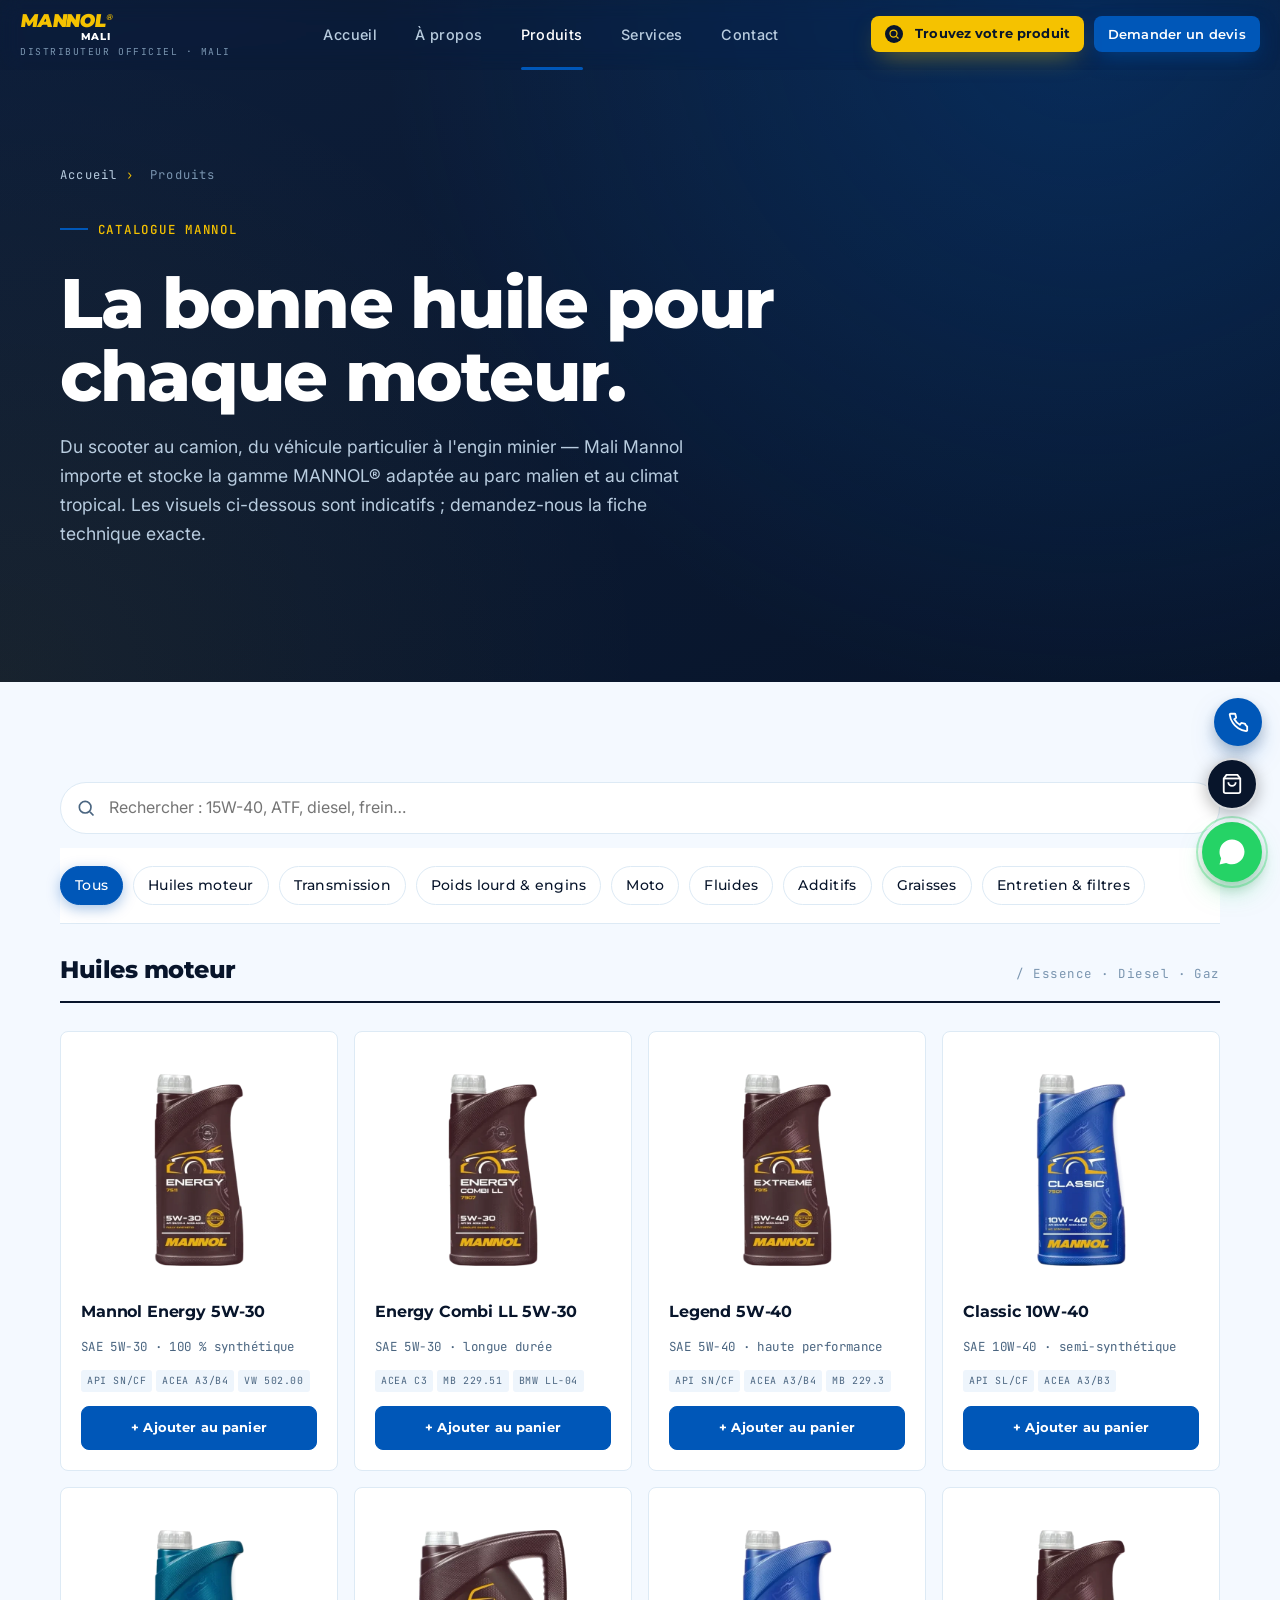
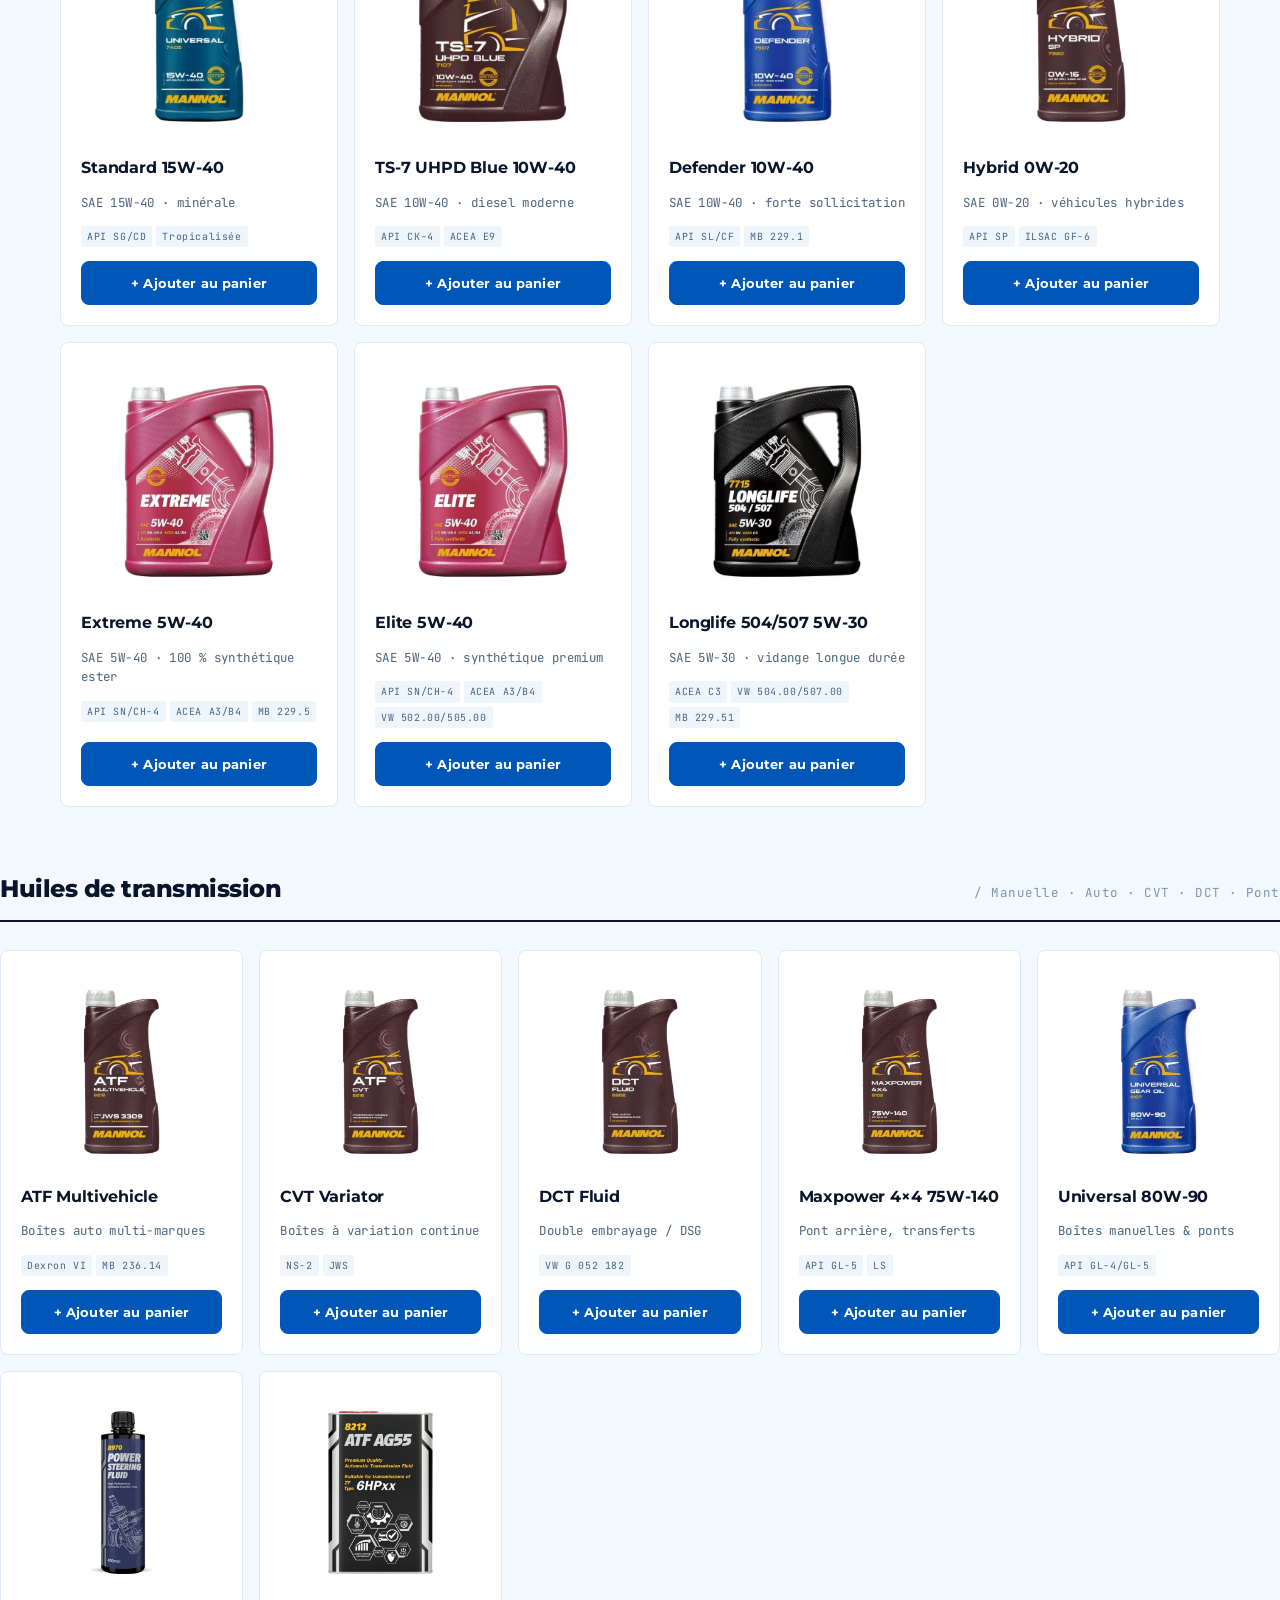
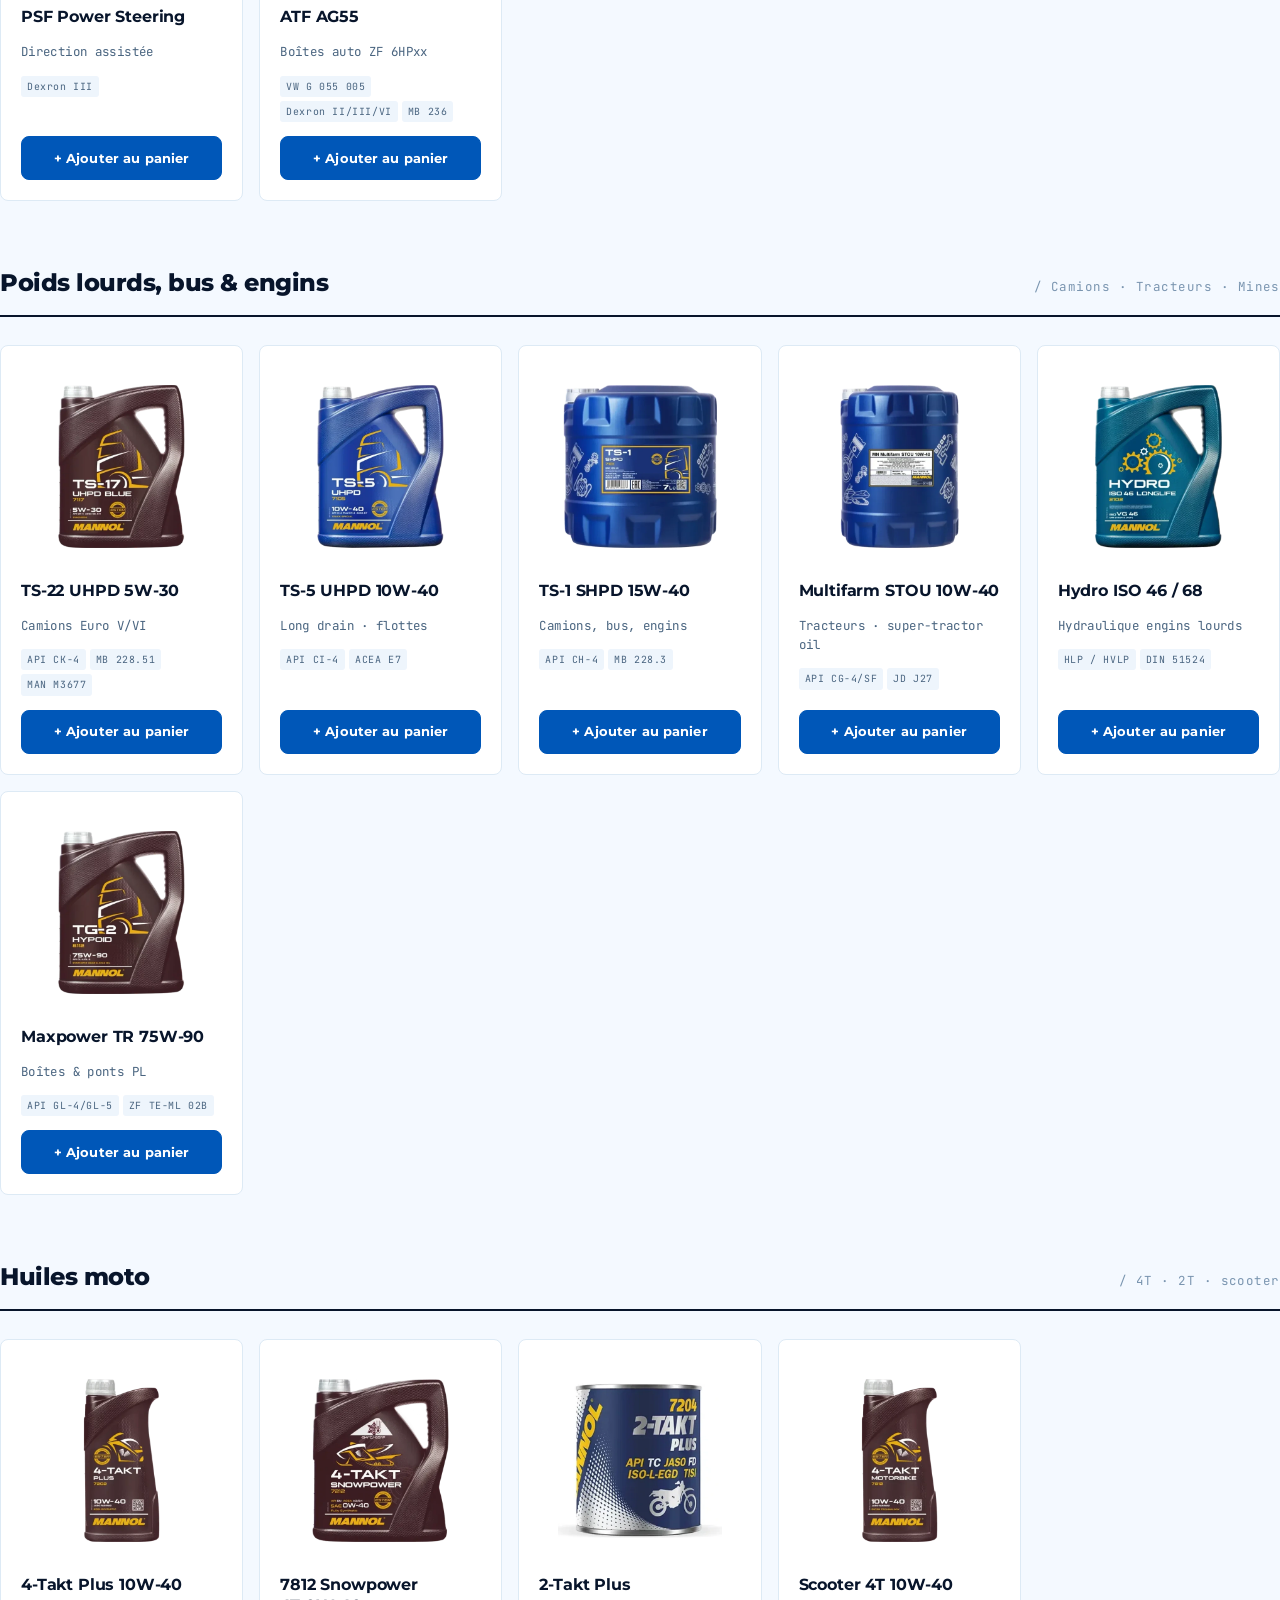
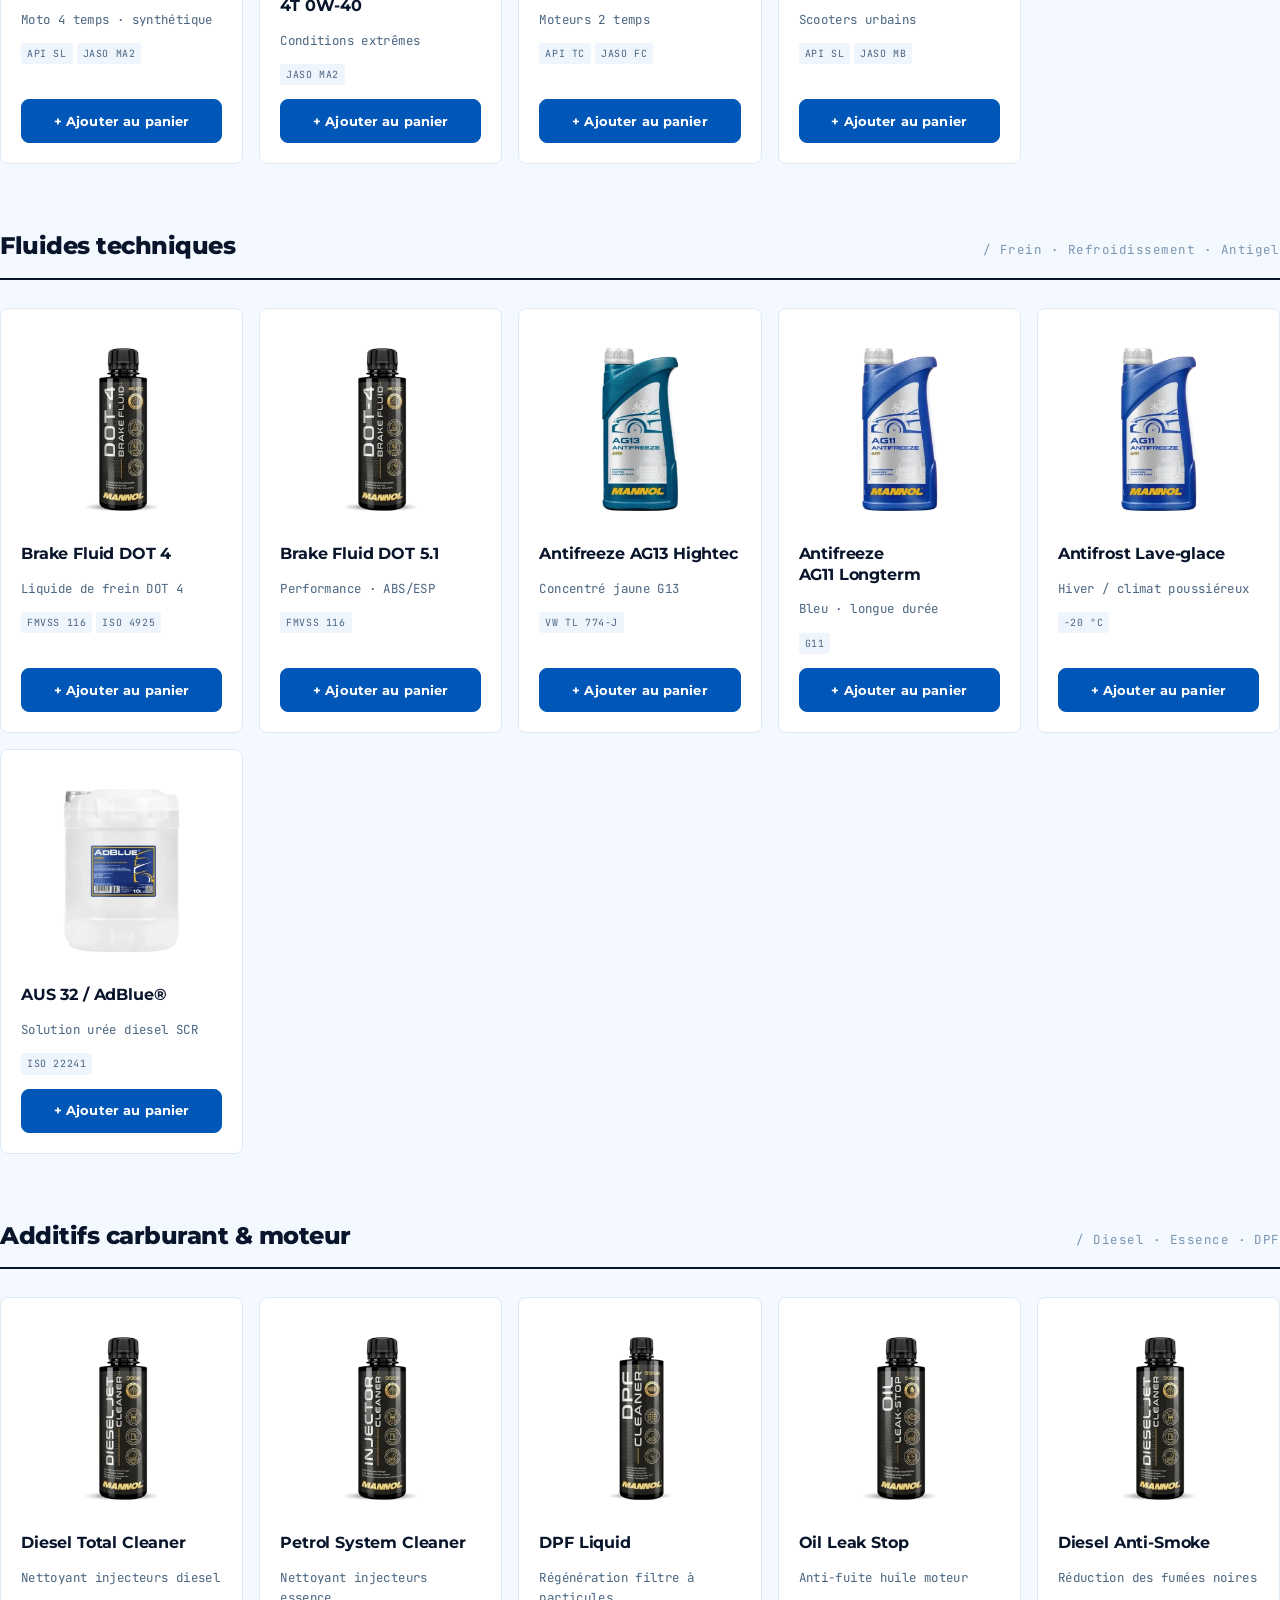
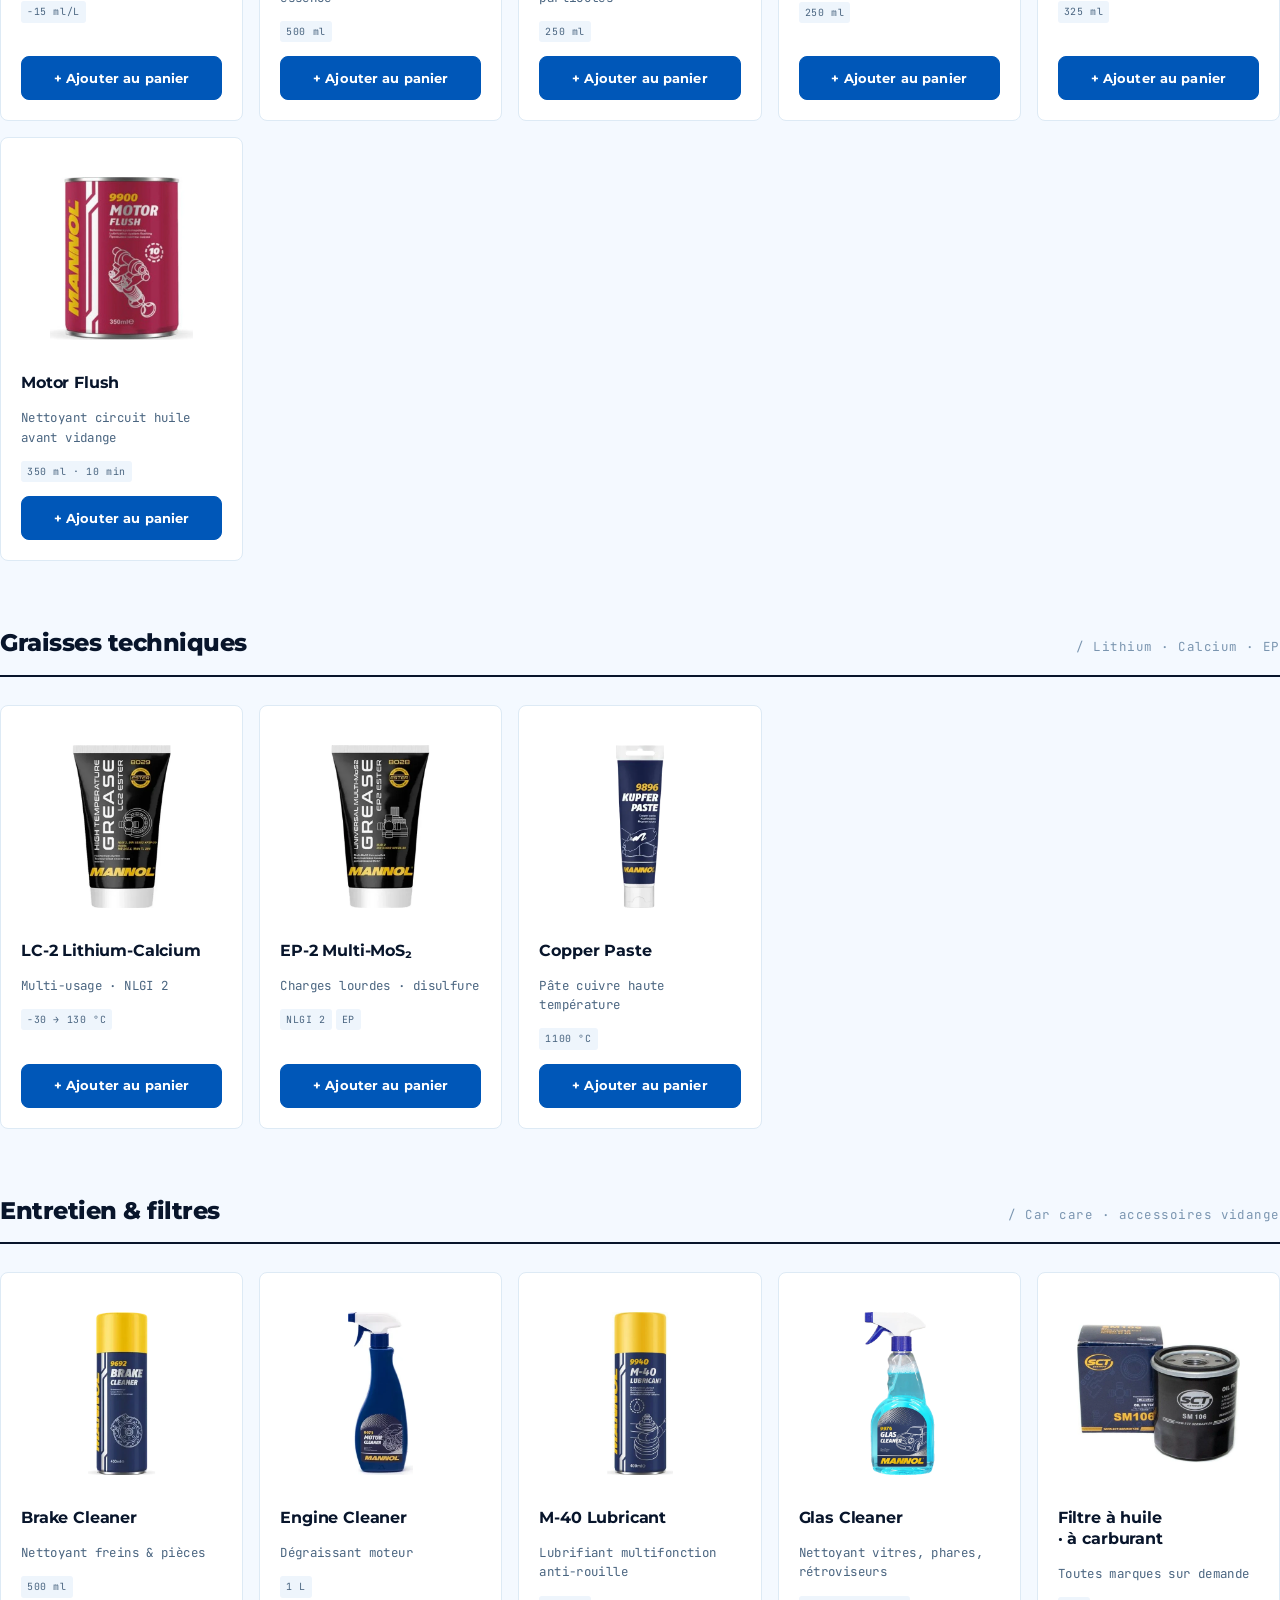
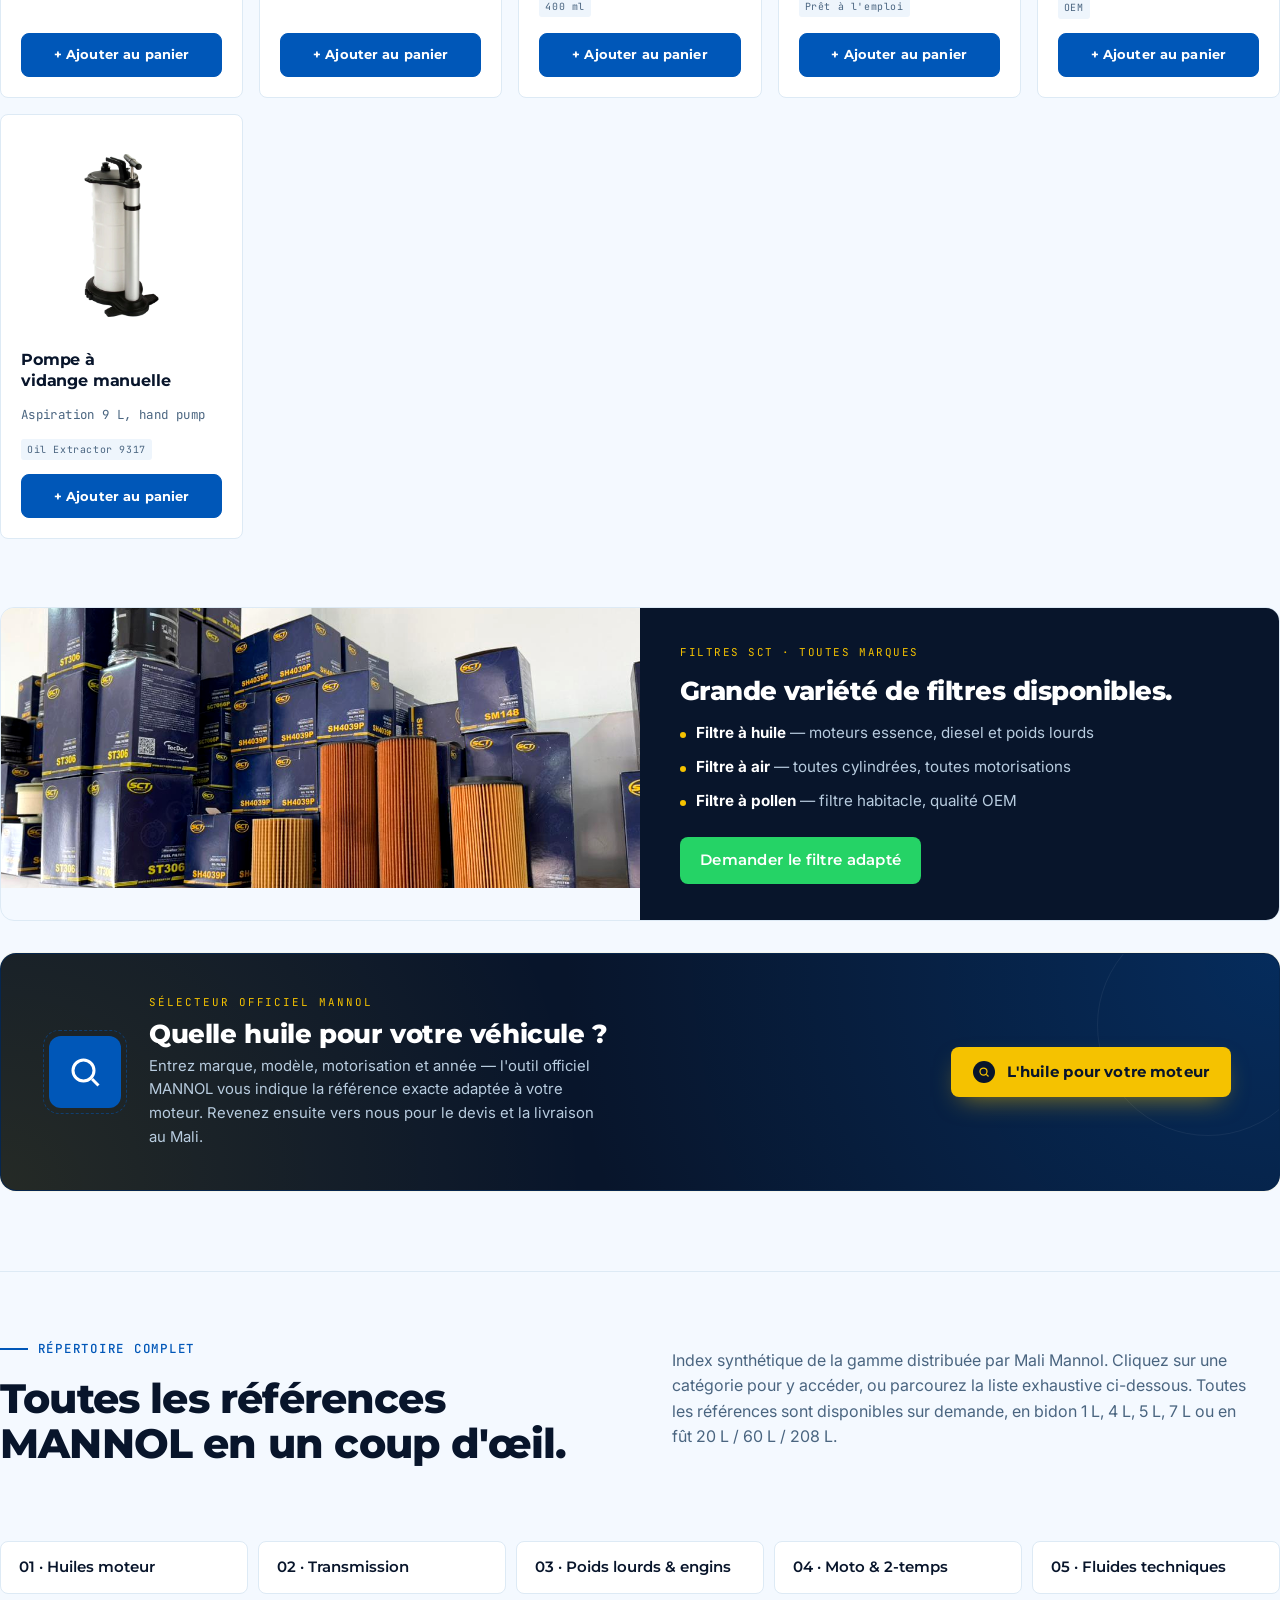
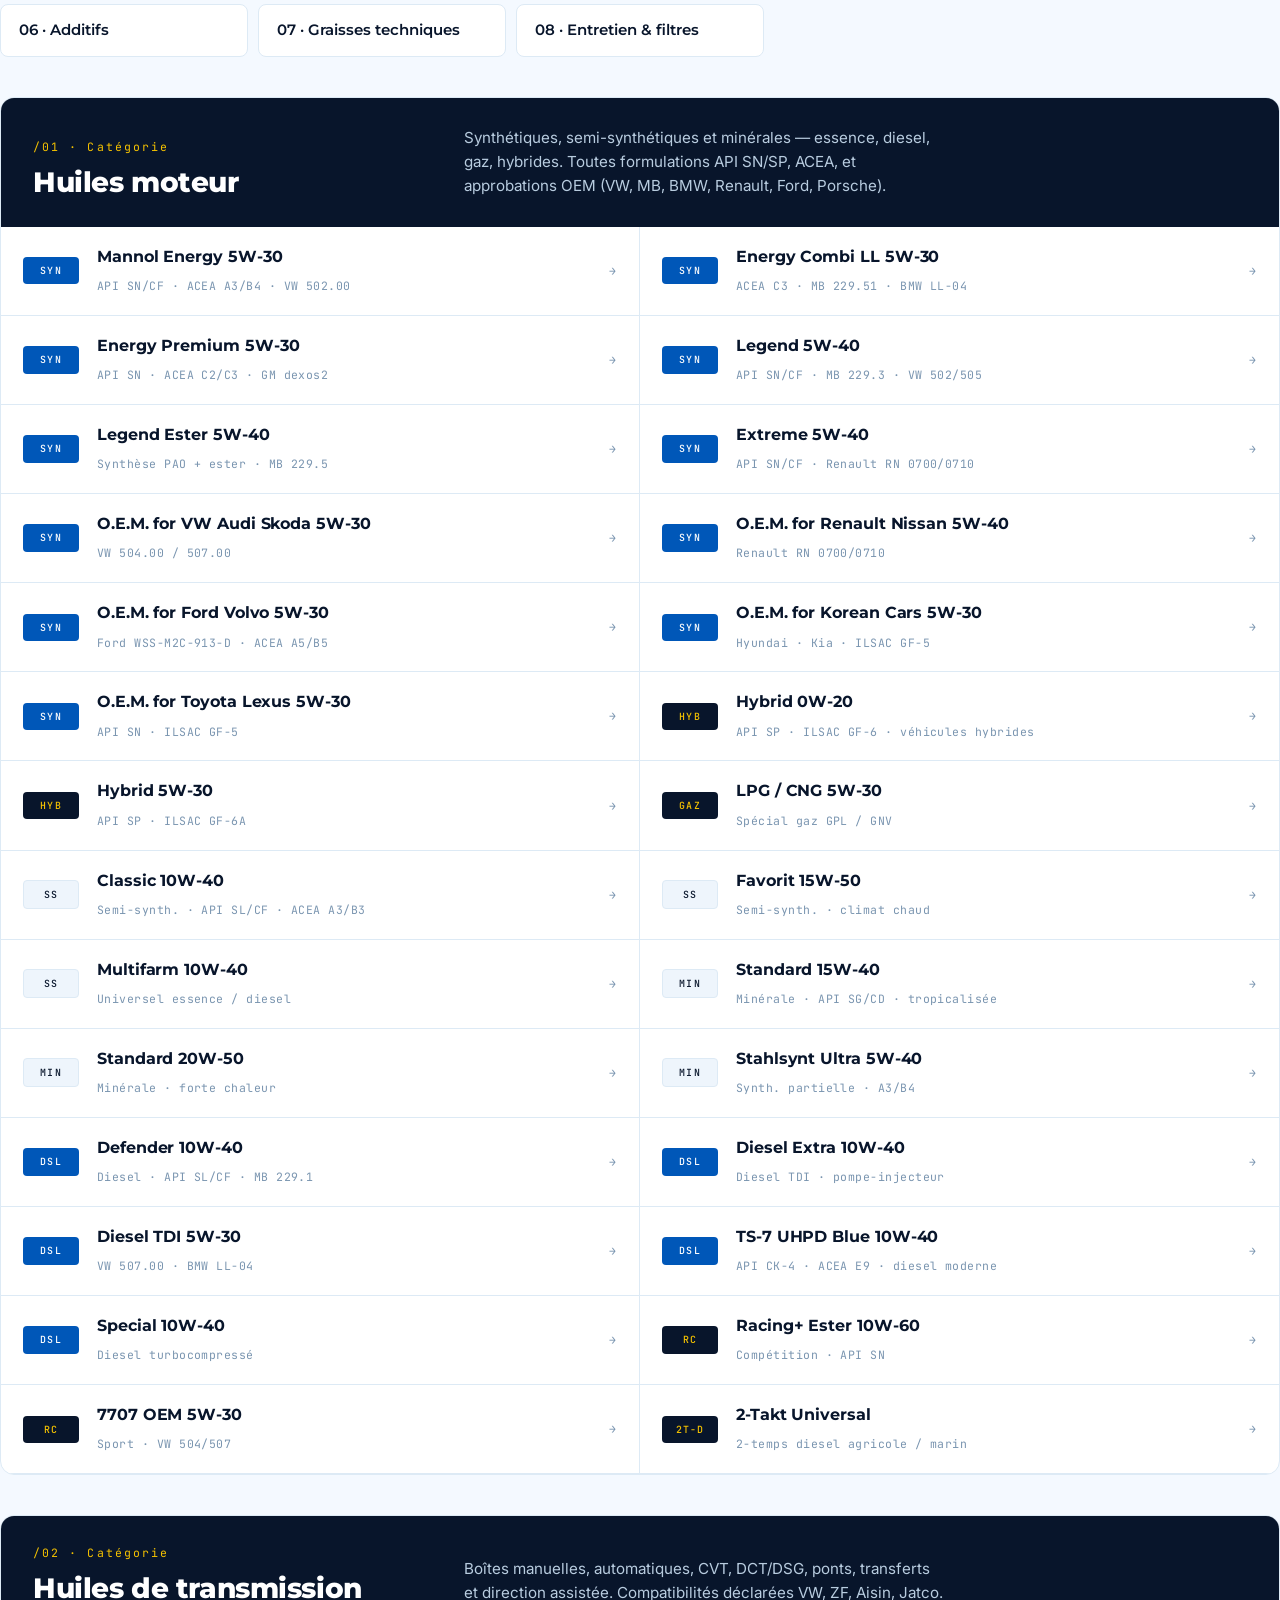
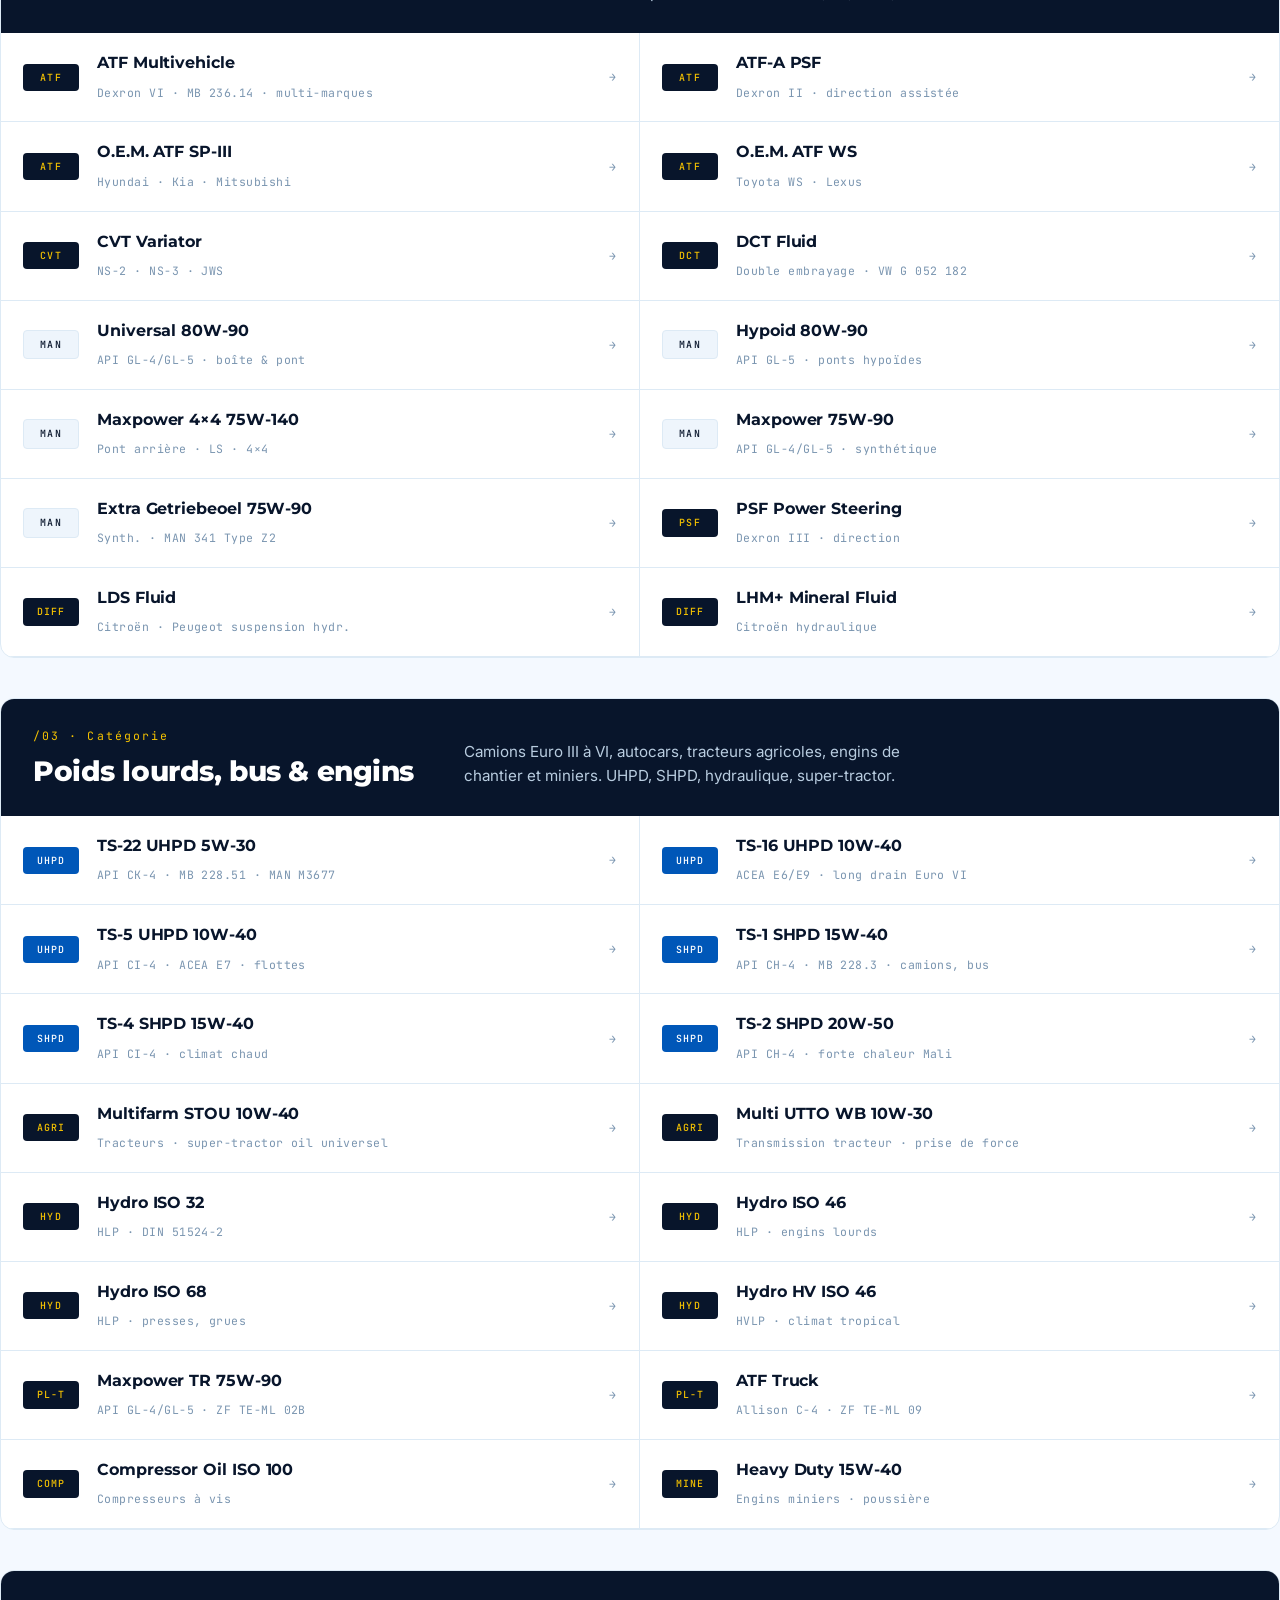
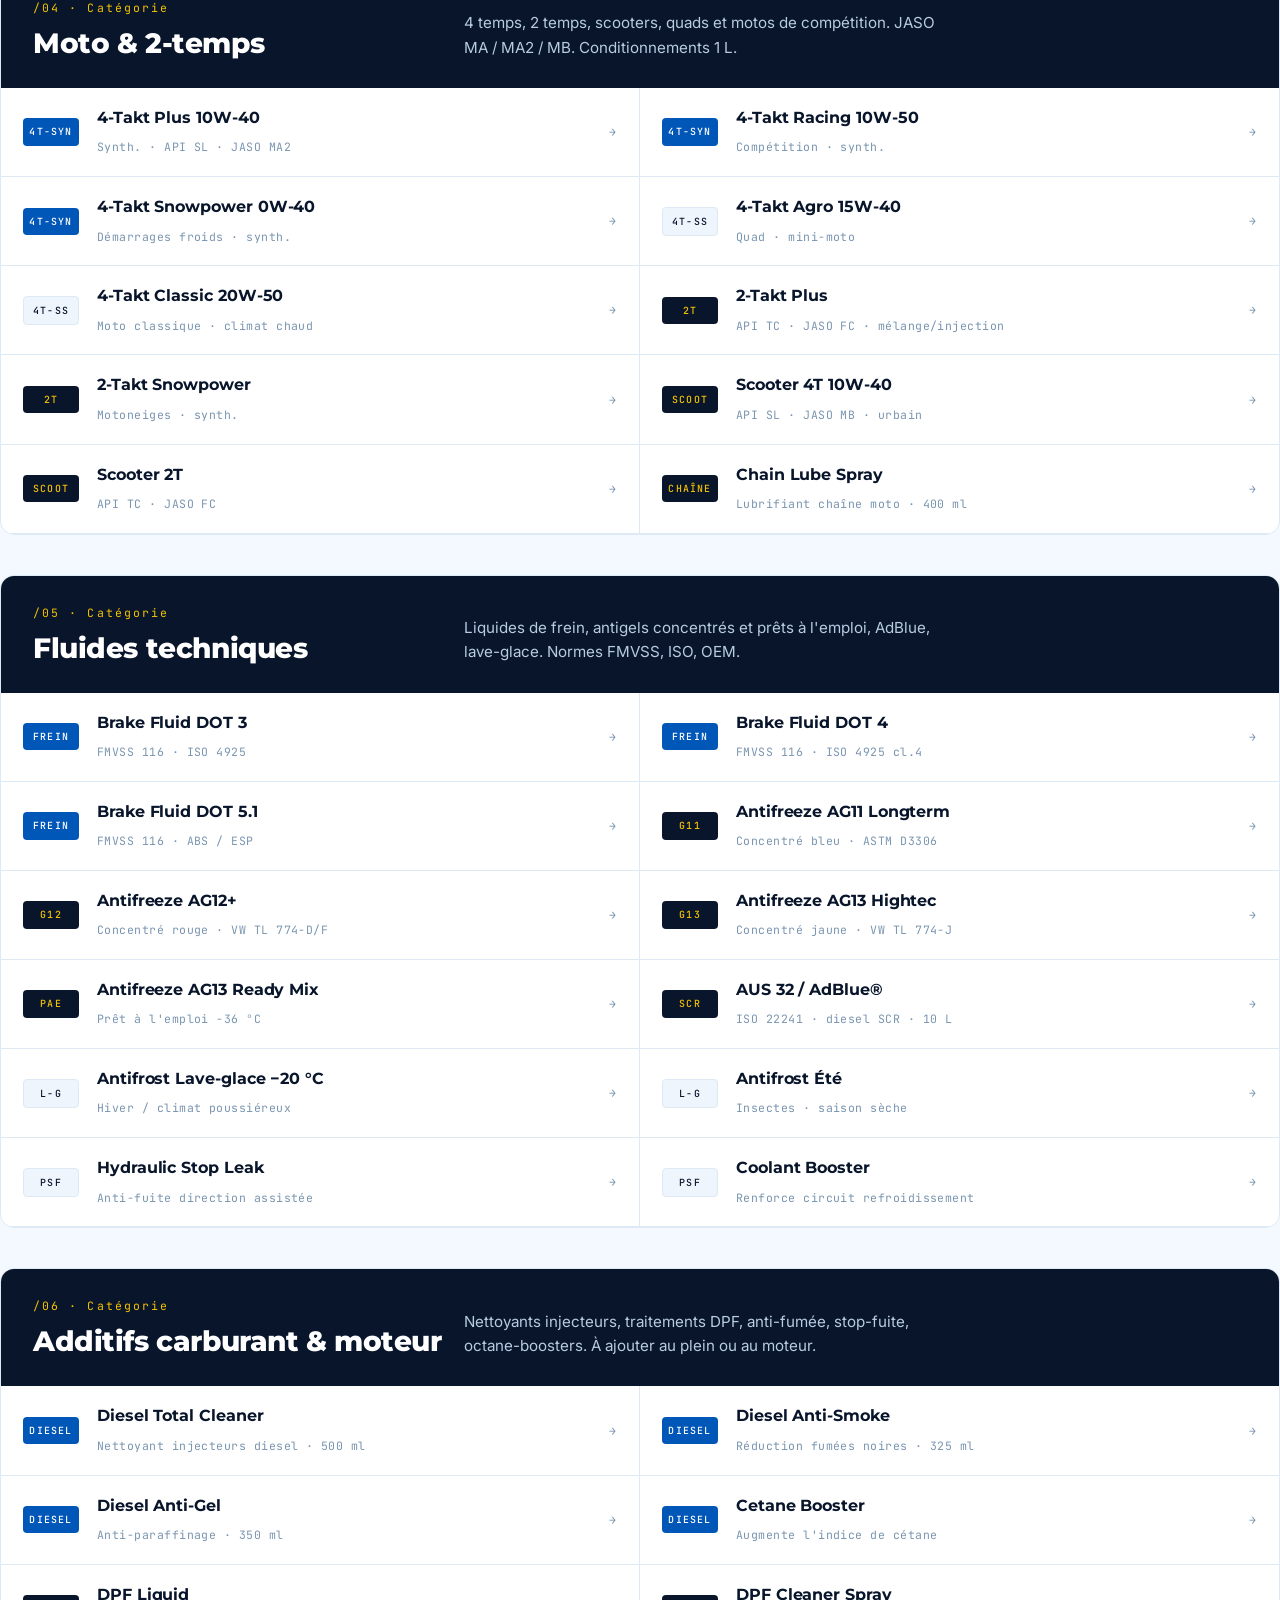
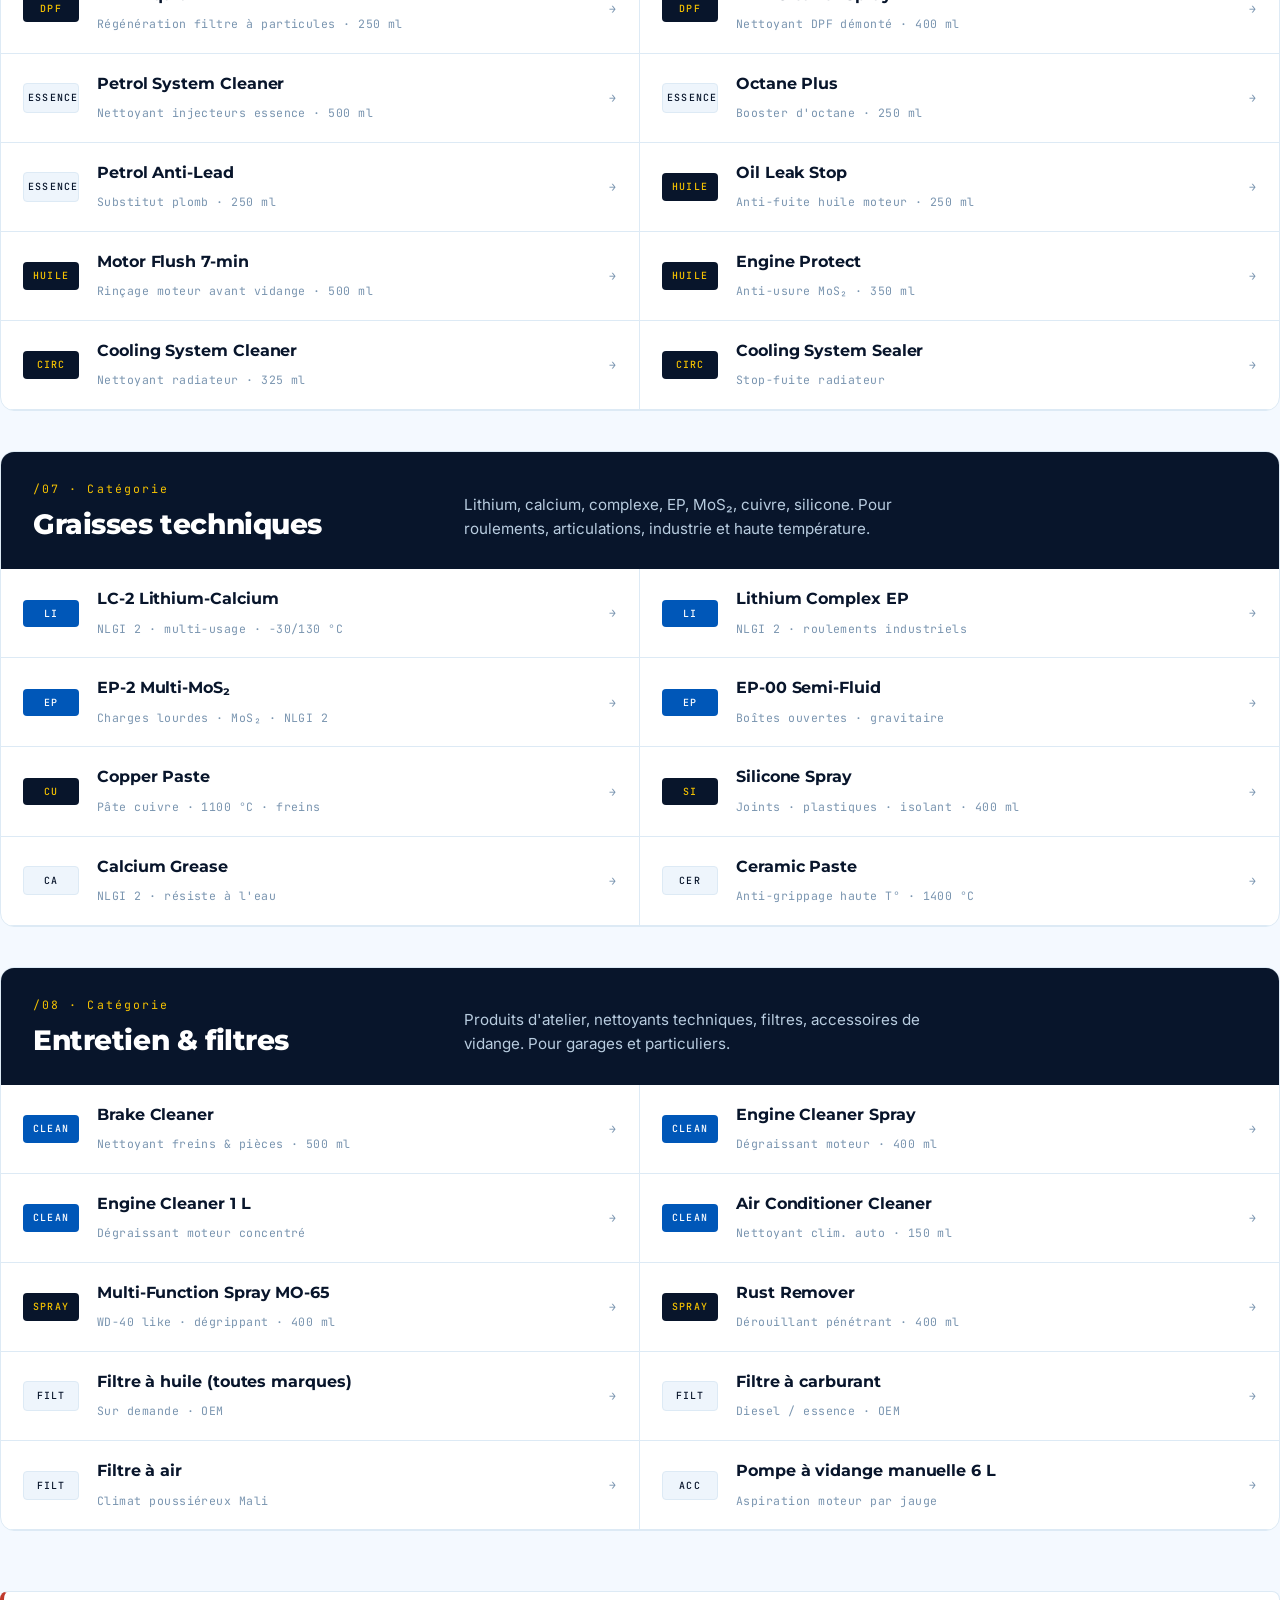
<file: produits.html>
﻿<!doctype html>
<html lang="fr">
<head>
<meta charset="utf-8" />
<meta name="viewport" content="width=device-width, initial-scale=1" />
<title>Catalogue Lubrifiants MANNOL Mali — Huiles, Transmission</title>
<meta name="description" content="Catalogue complet MANNOL au Mali : huiles moteur 5W-30/10W-40, transmission ATF, poids lourds, moto et additifs. 49 références à Badalabougou, Bamako." />
<meta name="keywords" content="huile moteur Mali, lubrifiant MANNOL Mali, huile 5W30 Mali, huile 10W40 Bamako, huile transmission Mali, lubrifiant poids lourd Mali, huile moto Mali, additif carburant Mali, MANNOL catalogue Mali">
<meta name="google-site-verification" content="dLcjtd_ZxmTeSxxLT55VLm4oa38gffoxF4bqdBHw6nM" />
<meta name="robots" content="index, follow">
<link rel="canonical" href="https://www.mannol-mali.com/produits.html">
<meta property="og:type" content="website">
<meta property="og:url" content="https://www.mannol-mali.com/produits.html">
<meta property="og:title" content="Catalogue Lubrifiants MANNOL Mali — Huiles Moteur, Transmission, Moto">
<meta property="og:description" content="Catalogue complet MANNOL au Mali : huiles moteur synthétiques, transmission ATF CVT, lubrifiants poids lourds, moto et additifs. Qualité allemande à Bamako.">
<meta property="og:image" content="https://www.mannol-mali.com/images/boutique-equipe.jpg">
<meta property="og:locale" content="fr_ML">
<meta property="og:site_name" content="Mannol Mali">
<meta name="twitter:card" content="summary_large_image">
<meta name="twitter:title" content="Catalogue Lubrifiants MANNOL Mali">
<meta name="twitter:description" content="Huiles moteur, transmission, poids lourds, moto — catalogue MANNOL complet à Bamako, Mali.">
<meta name="twitter:image" content="https://www.mannol-mali.com/images/boutique-equipe.jpg">
<link rel="preconnect" href="https://fonts.googleapis.com" />
<link rel="preconnect" href="https://fonts.gstatic.com" crossorigin />
<link href="https://fonts.googleapis.com/css2?family=Montserrat:wght@500;600;700;800;900&family=Inter:wght@400;500;600&family=JetBrains+Mono:wght@400;500&display=swap" rel="stylesheet" />
<link rel="stylesheet" href="styles.css" />
<link rel="icon" href="data:image/svg+xml,%3Csvg xmlns='http://www.w3.org/2000/svg' viewBox='0 0 64 64'%3E%3Crect width='64' height='64' rx='10' fill='%230057B8'/%3E%3Ctext x='50%25' y='54%25' text-anchor='middle' fill='%23FFFFFF' font-family='Helvetica' font-weight='900' font-size='28'%3EM%3C/text%3E%3C/svg%3E" />
</head>
<body>

<header class="site-header">
  
  <div class="container nav-wrap">
    <a class="brand" href="index.html"><span class="brand-text"><span class="lockup"><span class="lockup-main">Mannol</span><span class="lockup-sub">Mali</span></span><span class="sub">Distributeur officiel · Mali</span></span></a>
    <nav class="primary-nav"><a href="index.html">Accueil</a><a href="a-propos.html">À propos</a><a href="produits.html" class="active">Produits</a><a href="services.html">Services</a><a href="contact.html">Contact</a></nav>
    <div class="nav-cta">
      <a class="btn-finder btn-sm" href="https://www.mannol.de/fr/produits" target="_blank" rel="noopener" style="padding: 8px 14px; font-size: .8rem;"><span class="finder-icon" style="width:18px;height:18px;"><svg viewBox="0 0 24 24" fill="none" stroke="currentColor" stroke-width="2.5"><circle cx="11" cy="11" r="7"/><path d="M21 21l-4.3-4.3"/></svg></span>Trouvez votre produit</a>
      <a class="btn btn-primary btn-sm" href="contact.html">Demander un devis</a>
      <button class="nav-toggle" aria-label="Ouvrir le menu" onclick="document.getElementById('mobileMenu').classList.add('open')"><svg viewBox="0 0 24 24" fill="none" stroke="currentColor" stroke-width="2"><path d="M3 6h18M3 12h18M3 18h18"/></svg></button>
    </div>
  </div>
</header>
<div class="mobile-menu" id="mobileMenu">
  <div class="top"><a class="brand" href="index.html"><span class="brand-text"><span class="lockup"><span class="lockup-main">Mannol</span><span class="lockup-sub">Mali</span></span><span class="sub">Distributeur officiel</span></span></a><button class="nav-toggle" aria-label="Fermer le menu" onclick="document.getElementById('mobileMenu').classList.remove('open')"><svg viewBox="0 0 24 24" fill="none" stroke="currentColor" stroke-width="2"><path d="M6 6l12 12M18 6L6 18"/></svg></button></div>
  <div class="links"><a href="index.html">Accueil</a><a href="a-propos.html">À propos</a><a href="produits.html">Produits</a><a href="services.html">Services</a><a href="contact.html">Contact</a></div>
  <div class="ctas"><a class="btn-finder" href="https://www.mannol.de/fr/produits" target="_blank" rel="noopener"><span class="finder-icon"><svg viewBox="0 0 24 24" fill="none" stroke="currentColor" stroke-width="2.5"><circle cx="11" cy="11" r="7"/><path d="M21 21l-4.3-4.3"/></svg></span>Trouvez votre produit</a><a class="btn-finder btn-finder-blue" href="https://sct-oilfinder.sct-germany.de/SCTOilfinder/index.php?LE=EN&SPL=Mannol" target="_blank" rel="noopener"><span class="finder-icon"><svg viewBox="0 0 24 24" fill="none" stroke="currentColor" stroke-width="2.5"><circle cx="11" cy="11" r="7"/><path d="M21 21l-4.3-4.3"/></svg></span>L'huile pour votre moteur</a></div>
</div>

<section class="page-header">
  <div class="container">
    <div class="breadcrumb"><a href="index.html">Accueil</a><span>›</span> Produits</div>
    <span class="eyebrow" style="color:var(--or);">Catalogue MANNOL</span>
    <h1>La bonne huile pour chaque moteur.</h1>
    <p>Du scooter au camion, du véhicule particulier à l'engin minier — Mali Mannol importe et stocke la gamme MANNOL® adaptée au parc malien et au climat tropical. Les visuels ci-dessous sont indicatifs ; demandez-nous la fiche technique exacte.</p>
  </div>
</section>

<section class="block block-catalog">
  <div class="container">

    <div class="prod-search">
      <label for="prodSearch" class="sr-only">Rechercher un produit</label>
      <svg viewBox="0 0 24 24" fill="none" stroke="currentColor" stroke-width="2" aria-hidden="true"><circle cx="11" cy="11" r="7"/><path d="M21 21l-4.3-4.3"/></svg>
      <input id="prodSearch" type="search" placeholder="Rechercher : 15W-40, ATF, diesel, frein…" autocomplete="off" enterkeyhint="search">
      <span class="prod-search-count" id="prodCount" aria-live="polite"></span>
    </div>

    <div class="prod-toolbar" id="filters">
      <button data-f="all" class="is-active">Tous</button>
      <button data-f="moteur">Huiles moteur</button>
      <button data-f="trans">Transmission</button>
      <button data-f="pl">Poids lourd & engins</button>
      <button data-f="moto">Moto</button>
      <button data-f="fluides">Fluides</button>
      <button data-f="additifs">Additifs</button>
      <button data-f="graisses">Graisses</button>
      <button data-f="carcare">Entretien & filtres</button>
    </div>

    <!-- HUILES MOTEUR -->
    <div class="prod-cat" data-cat="moteur" id="huiles-moteur">
      <div class="prod-cat-head"><h2>Huiles moteur</h2><span class="count">/ Essence · Diesel · Gaz</span></div>
      <div class="prod-grid"><article class="prod-card" data-kw="synthetique essence diesel huile moteur vidange voiture auto"><div class="prod-vis has-image"><img src="/images/produits/energy-5w30.webp" alt="Mannol Energy 5W-30" loading="lazy" referrerpolicy="no-referrer"></div><h3>Mannol Energy 5W-30</h3><div class="grade">SAE 5W-30 · 100 % synthétique</div><div class="standards"><span>API SN/CF</span><span>ACEA A3/B4</span><span>VW 502.00</span></div><button type="button" class="btn-cart-add" data-add="Mannol Energy 5W-30">+ Ajouter au panier</button></article><article class="prod-card" data-kw="synthetique longlife huile moteur vidange voiture auto"><div class="prod-vis has-image"><img src="/images/produits/energy-combi-ll-5w30.webp" alt="Energy Combi LL 5W-30" loading="lazy" referrerpolicy="no-referrer"></div><h3>Energy Combi LL 5W-30</h3><div class="grade">SAE 5W-30 · longue durée</div><div class="standards"><span>ACEA C3</span><span>MB 229.51</span><span>BMW LL-04</span></div><button type="button" class="btn-cart-add" data-add="Energy Combi LL 5W-30">+ Ajouter au panier</button></article><article class="prod-card" data-kw="synthetique huile moteur vidange voiture auto"><div class="prod-vis has-image"><img src="/images/produits/legend-5w40.webp" alt="Legend 5W-40" loading="lazy" referrerpolicy="no-referrer"></div><h3>Legend 5W-40</h3><div class="grade">SAE 5W-40 · haute performance</div><div class="standards"><span>API SN/CF</span><span>ACEA A3/B4</span><span>MB 229.3</span></div><button type="button" class="btn-cart-add" data-add="Legend 5W-40">+ Ajouter au panier</button></article><article class="prod-card" data-kw="semi synthetique huile moteur vidange voiture auto"><div class="prod-vis has-image"><img src="/images/produits/classic-10w40.webp" alt="Classic 10W-40" loading="lazy" referrerpolicy="no-referrer"></div><h3>Classic 10W-40</h3><div class="grade">SAE 10W-40 · semi-synthétique</div><div class="standards"><span>API SL/CF</span><span>ACEA A3/B3</span></div><button type="button" class="btn-cart-add" data-add="Classic 10W-40">+ Ajouter au panier</button></article><article class="prod-card" data-kw="minerale tropicale chaleur huile moteur vidange voiture auto"><div class="prod-vis has-image"><img src="/images/produits/standard-15w40.webp" alt="Standard 15W-40" loading="lazy" referrerpolicy="no-referrer"></div><h3>Standard 15W-40</h3><div class="grade">SAE 15W-40 · minérale</div><div class="standards"><span>API SG/CD</span><span>Tropicalisée</span></div><button type="button" class="btn-cart-add" data-add="Standard 15W-40">+ Ajouter au panier</button></article><article class="prod-card" data-kw="diesel camion huile moteur vidange voiture auto"><div class="prod-vis has-image"><img src="/images/produits/ts7-uhpd-10w40.webp" alt="TS-7 UHPD Blue 10W-40" loading="lazy" referrerpolicy="no-referrer"></div><h3>TS-7 UHPD Blue 10W-40</h3><div class="grade">SAE 10W-40 · diesel moderne</div><div class="standards"><span>API CK-4</span><span>ACEA E9</span></div><button type="button" class="btn-cart-add" data-add="TS-7 UHPD Blue 10W-40">+ Ajouter au panier</button></article><article class="prod-card" data-kw="diesel 4x4 pick-up huile moteur vidange voiture auto"><div class="prod-vis has-image"><img src="/images/produits/defender-10w40.webp" alt="Defender 10W-40" loading="lazy" referrerpolicy="no-referrer"></div><h3>Defender 10W-40</h3><div class="grade">SAE 10W-40 · forte sollicitation</div><div class="standards"><span>API SL/CF</span><span>MB 229.1</span></div><button type="button" class="btn-cart-add" data-add="Defender 10W-40">+ Ajouter au panier</button></article><article class="prod-card" data-kw="hybride huile moteur vidange voiture auto"><div class="prod-vis has-image"><img src="/images/produits/hybrid-0w20.webp" alt="Hybrid 0W-20" loading="lazy" referrerpolicy="no-referrer"></div><h3>Hybrid 0W-20</h3><div class="grade">SAE 0W-20 · véhicules hybrides</div><div class="standards"><span>API SP</span><span>ILSAC GF-6</span></div><button type="button" class="btn-cart-add" data-add="Hybrid 0W-20">+ Ajouter au panier</button></article><article class="prod-card" data-kw="synthetique huile moteur vidange voiture auto"><div class="prod-vis has-image"><img src="/images/produits/extreme-5w40.webp" alt="Extreme 5W-40" loading="lazy" referrerpolicy="no-referrer"></div><h3>Extreme 5W-40</h3><div class="grade">SAE 5W-40 · 100 % synthétique ester</div><div class="standards"><span>API SN/CH-4</span><span>ACEA A3/B4</span><span>MB 229.5</span></div><button type="button" class="btn-cart-add" data-add="Extreme 5W-40">+ Ajouter au panier</button></article><article class="prod-card" data-kw="synthetique huile moteur vidange voiture auto"><div class="prod-vis has-image"><img src="/images/produits/elite-5w40.webp" alt="Elite 5W-40" loading="lazy" referrerpolicy="no-referrer"></div><h3>Elite 5W-40</h3><div class="grade">SAE 5W-40 · synthétique premium</div><div class="standards"><span>API SN/CH-4</span><span>ACEA A3/B4</span><span>VW 502.00/505.00</span></div><button type="button" class="btn-cart-add" data-add="Elite 5W-40">+ Ajouter au panier</button></article><article class="prod-card" data-kw="volkswagen audi longlife huile moteur vidange voiture auto"><div class="prod-vis has-image"><img src="/images/produits/longlife-504-507-5w30.webp" alt="Longlife 504/507 5W-30" loading="lazy" referrerpolicy="no-referrer"></div><h3>Longlife 504/507 5W-30</h3><div class="grade">SAE 5W-30 · vidange longue durée</div><div class="standards"><span>ACEA C3</span><span>VW 504.00/507.00</span><span>MB 229.51</span></div><button type="button" class="btn-cart-add" data-add="Longlife 504/507 5W-30">+ Ajouter au panier</button></article></div></article></div></article></div></article></div>
    </div>

    <!-- TRANSMISSION -->
    <div class="prod-cat" data-cat="trans" id="transmission">
      <div class="prod-cat-head"><h2>Huiles de transmission</h2><span class="count">/ Manuelle · Auto · CVT · DCT · Pont</span></div>
      <div class="prod-grid"><article class="prod-card" data-kw="boite automatique huile de boite transmission"><div class="prod-vis has-image"><img src="/images/produits/atf-multivehicle.webp" alt="ATF Multivehicle" loading="lazy" referrerpolicy="no-referrer"></div><h3>ATF Multivehicle</h3><div class="grade">Boîtes auto multi-marques</div><div class="standards"><span>Dexron VI</span><span>MB 236.14</span></div><button type="button" class="btn-cart-add" data-add="ATF Multivehicle">+ Ajouter au panier</button></article><article class="prod-card" data-kw="boite automatique variateur huile de boite transmission"><div class="prod-vis has-image"><img src="/images/produits/cvt.webp" alt="CVT Variator" loading="lazy" referrerpolicy="no-referrer"></div><h3>CVT Variator</h3><div class="grade">Boîtes à variation continue</div><div class="standards"><span>NS-2</span><span>JWS</span></div><button type="button" class="btn-cart-add" data-add="CVT Variator">+ Ajouter au panier</button></article><article class="prod-card" data-kw="boite double embrayage dsg huile de boite transmission"><div class="prod-vis has-image"><img src="/images/produits/dct.webp" alt="DCT Fluid" loading="lazy" referrerpolicy="no-referrer"></div><h3>DCT Fluid</h3><div class="grade">Double embrayage / DSG</div><div class="standards"><span>VW G 052 182</span></div><button type="button" class="btn-cart-add" data-add="DCT Fluid">+ Ajouter au panier</button></article><article class="prod-card" data-kw="pont differentiel 4x4 huile de boite transmission"><div class="prod-vis has-image"><img src="/images/produits/maxpower-75w140.webp" alt="Maxpower 4×4 75W-140" loading="lazy" referrerpolicy="no-referrer"></div><h3>Maxpower 4×4 75W-140</h3><div class="grade">Pont arrière, transferts</div><div class="standards"><span>API GL-5</span><span>LS</span></div><button type="button" class="btn-cart-add" data-add="Maxpower 4×4 75W-140">+ Ajouter au panier</button></article><article class="prod-card" data-kw="boite manuelle pont differentiel huile de boite transmission"><div class="prod-vis has-image"><img src="/images/produits/universal-80w90.webp" alt="Universal 80W-90" loading="lazy" referrerpolicy="no-referrer"></div><h3>Universal 80W-90</h3><div class="grade">Boîtes manuelles &amp; ponts</div><div class="standards"><span>API GL-4/GL-5</span></div><button type="button" class="btn-cart-add" data-add="Universal 80W-90">+ Ajouter au panier</button></article><article class="prod-card" data-kw="huile de direction assistee huile de boite transmission"><div class="prod-vis has-image"><img src="/images/produits/psf.webp" alt="PSF Power Steering" loading="lazy" referrerpolicy="no-referrer"></div><h3>PSF Power Steering</h3><div class="grade">Direction assistée</div><div class="standards"><span>Dexron III</span></div><button type="button" class="btn-cart-add" data-add="PSF Power Steering">+ Ajouter au panier</button></article><article class="prod-card" data-kw="boite automatique zf huile de boite transmission"><div class="prod-vis has-image"><img src="/images/produits/atf-ag55.webp" alt="ATF AG55" loading="lazy" referrerpolicy="no-referrer"></div><h3>ATF AG55</h3><div class="grade">Boîtes auto ZF 6HPxx</div><div class="standards"><span>VW G 055 005</span><span>Dexron II/III/VI</span><span>MB 236</span></div><button type="button" class="btn-cart-add" data-add="ATF AG55">+ Ajouter au panier</button></article></div></article></div></article></div></article></div>
    </div>

    <!-- POIDS LOURDS -->
    <div class="prod-cat" data-cat="pl" id="poids-lourd">
      <div class="prod-cat-head"><h2>Poids lourds, bus & engins</h2><span class="count">/ Camions · Tracteurs · Mines</span></div>
      <div class="prod-grid"><article class="prod-card" data-kw="huile moteur diesel poids lourd camion"><div class="prod-vis has-image"><img src="/images/produits/ts22-uhpd-5w30.webp" alt="TS-22 UHPD 5W-30" loading="lazy" referrerpolicy="no-referrer"></div><h3>TS-22 UHPD 5W-30</h3><div class="grade">Camions Euro V/VI</div><div class="standards"><span>API CK-4</span><span>MB 228.51</span><span>MAN M3677</span></div><button type="button" class="btn-cart-add" data-add="TS-22 UHPD 5W-30">+ Ajouter au panier</button></article><article class="prod-card" data-kw="huile moteur diesel flotte poids lourd camion"><div class="prod-vis has-image"><img src="/images/produits/ts5-uhpd-10w40.webp" alt="TS-5 UHPD 10W-40" loading="lazy" referrerpolicy="no-referrer"></div><h3>TS-5 UHPD 10W-40</h3><div class="grade">Long drain · flottes</div><div class="standards"><span>API CI-4</span><span>ACEA E7</span></div><button type="button" class="btn-cart-add" data-add="TS-5 UHPD 10W-40">+ Ajouter au panier</button></article><article class="prod-card" data-kw="huile moteur diesel bus engin poids lourd camion"><div class="prod-vis has-image"><img src="/images/produits/ts1-shpd-15w40.webp" alt="TS-1 SHPD 15W-40" loading="lazy" referrerpolicy="no-referrer"></div><h3>TS-1 SHPD 15W-40</h3><div class="grade">Camions, bus, engins</div><div class="standards"><span>API CH-4</span><span>MB 228.3</span></div><button type="button" class="btn-cart-add" data-add="TS-1 SHPD 15W-40">+ Ajouter au panier</button></article><article class="prod-card" data-kw="tracteur agricole poids lourd camion"><div class="prod-vis has-image"><img src="/images/produits/multifarm-stou.webp" alt="Multifarm STOU 10W-40" loading="lazy" referrerpolicy="no-referrer"></div><h3>Multifarm STOU 10W-40</h3><div class="grade">Tracteurs · super-tractor oil</div><div class="standards"><span>API CG-4/SF</span><span>JD J27</span></div><button type="button" class="btn-cart-add" data-add="Multifarm STOU 10W-40">+ Ajouter au panier</button></article><article class="prod-card" data-kw="huile hydraulique engin poids lourd camion"><div class="prod-vis has-image"><img src="/images/produits/hydro-iso.webp" alt="Hydro ISO 46 / 68" loading="lazy" referrerpolicy="no-referrer"></div><h3>Hydro ISO 46 / 68</h3><div class="grade">Hydraulique engins lourds</div><div class="standards"><span>HLP / HVLP</span><span>DIN 51524</span></div><button type="button" class="btn-cart-add" data-add="Hydro ISO 46 / 68">+ Ajouter au panier</button></article><article class="prod-card" data-kw="huile de boite pont poids lourd camion"><div class="prod-vis has-image"><img src="/images/produits/maxpower-tr-75w90.webp" alt="Maxpower TR 75W-90" loading="lazy" referrerpolicy="no-referrer"></div><h3>Maxpower TR 75W-90</h3><div class="grade">Boîtes &amp; ponts PL</div><div class="standards"><span>API GL-4/GL-5</span><span>ZF TE-ML 02B</span></div><button type="button" class="btn-cart-add" data-add="Maxpower TR 75W-90">+ Ajouter au panier</button></article></div></article></div></article></div></article></div>
    </div>

    <!-- MOTO -->
    <div class="prod-cat" data-cat="moto" id="moto">
      <div class="prod-cat-head"><h2>Huiles moto</h2><span class="count">/ 4T · 2T · scooter</span></div>
      <div class="prod-grid"><article class="prod-card" data-kw="4 temps huile moto deux roues"><div class="prod-vis has-image"><img src="/images/produits/4takt-plus-10w40.webp" alt="4-Takt Plus 10W-40" loading="lazy" referrerpolicy="no-referrer"></div><h3>4-Takt Plus 10W-40</h3><div class="grade">Moto 4 temps · synthétique</div><div class="standards"><span>API SL</span><span>JASO MA2</span></div><button type="button" class="btn-cart-add" data-add="4-Takt Plus 10W-40">+ Ajouter au panier</button></article><article class="prod-card" data-kw="4 temps huile moto deux roues"><div class="prod-vis has-image"><img src="/images/produits/snowpower-4t.webp" alt="7812 Snowpower 4T 0W-40" loading="lazy" referrerpolicy="no-referrer"></div><h3>7812 Snowpower 4T 0W-40</h3><div class="grade">Conditions extrêmes</div><div class="standards"><span>JASO MA2</span></div><button type="button" class="btn-cart-add" data-add="7812 Snowpower 4T 0W-40">+ Ajouter au panier</button></article><article class="prod-card" data-kw="2 temps melange huile moto deux roues"><div class="prod-vis has-image"><img src="/images/produits/2takt-plus.webp" alt="2-Takt Plus" loading="lazy" referrerpolicy="no-referrer"></div><h3>2-Takt Plus</h3><div class="grade">Moteurs 2 temps</div><div class="standards"><span>API TC</span><span>JASO FC</span></div><button type="button" class="btn-cart-add" data-add="2-Takt Plus">+ Ajouter au panier</button></article><article class="prod-card" data-kw="scooter 4 temps huile moto deux roues"><div class="prod-vis has-image"><img src="/images/produits/scooter-4t.webp" alt="Scooter 4T 10W-40" loading="lazy" referrerpolicy="no-referrer"></div><h3>Scooter 4T 10W-40</h3><div class="grade">Scooters urbains</div><div class="standards"><span>API SL</span><span>JASO MB</span></div><button type="button" class="btn-cart-add" data-add="Scooter 4T 10W-40">+ Ajouter au panier</button></article></div></article></div></article></div></article></div>
    </div>

    <!-- FLUIDES -->
    <div class="prod-cat" data-cat="fluides" id="fluides">
      <div class="prod-cat-head"><h2>Fluides techniques</h2><span class="count">/ Frein · Refroidissement · Antigel</span></div>
      <div class="prod-grid"><article class="prod-card" data-kw="liquide de frein"><div class="prod-vis has-image"><img src="/images/produits/brake-fluid-dot4.webp" alt="Brake Fluid DOT 4" loading="lazy" referrerpolicy="no-referrer"></div><h3>Brake Fluid DOT 4</h3><div class="grade">Liquide de frein DOT 4</div><div class="standards"><span>FMVSS 116</span><span>ISO 4925</span></div><button type="button" class="btn-cart-add" data-add="Brake Fluid DOT 4">+ Ajouter au panier</button></article><article class="prod-card" data-kw="liquide de frein abs"><div class="prod-vis has-image"><img src="/images/produits/brake-fluid-dot4.webp" alt="Brake Fluid DOT 5.1" loading="lazy" referrerpolicy="no-referrer"></div><h3>Brake Fluid DOT 5.1</h3><div class="grade">Performance · ABS/ESP</div><div class="standards"><span>FMVSS 116</span></div><button type="button" class="btn-cart-add" data-add="Brake Fluid DOT 5.1">+ Ajouter au panier</button></article><article class="prod-card" data-kw="liquide de refroidissement antigel radiateur"><div class="prod-vis has-image"><img src="/images/produits/antifreeze-ag13.webp" alt="Antifreeze AG13 Hightec" loading="lazy" referrerpolicy="no-referrer"></div><h3>Antifreeze AG13 Hightec</h3><div class="grade">Concentré jaune G13</div><div class="standards"><span>VW TL 774-J</span></div><button type="button" class="btn-cart-add" data-add="Antifreeze AG13 Hightec">+ Ajouter au panier</button></article><article class="prod-card" data-kw="liquide de refroidissement antigel radiateur"><div class="prod-vis has-image"><img src="/images/produits/ag11.webp" alt="Antifreeze AG11 Longterm" loading="lazy" referrerpolicy="no-referrer"></div><h3>Antifreeze AG11 Longterm</h3><div class="grade">Bleu · longue durée</div><div class="standards"><span>G11</span></div><button type="button" class="btn-cart-add" data-add="Antifreeze AG11 Longterm">+ Ajouter au panier</button></article><article class="prod-card" data-kw="lave glace pare-brise"><div class="prod-vis has-image"><img src="/images/produits/ag11.webp" alt="Antifrost Lave-glace" loading="lazy" referrerpolicy="no-referrer"></div><h3>Antifrost Lave-glace</h3><div class="grade">Hiver / climat poussiéreux</div><div class="standards"><span>−20 °C</span></div><button type="button" class="btn-cart-add" data-add="Antifrost Lave-glace">+ Ajouter au panier</button></article><article class="prod-card" data-kw="adblue uree diesel camion"><div class="prod-vis has-image"><img src="/images/produits/adblue.webp" alt="AUS 32 / AdBlue®" loading="lazy" referrerpolicy="no-referrer"></div><h3>AUS 32 / AdBlue®</h3><div class="grade">Solution urée diesel SCR</div><div class="standards"><span>ISO 22241</span></div><button type="button" class="btn-cart-add" data-add="AUS 32 / AdBlue®">+ Ajouter au panier</button></article></div></article></div></article></div></article></div>
    </div>

    <!-- ADDITIFS -->
    <div class="prod-cat" data-cat="additifs" id="additifs">
      <div class="prod-cat-head"><h2>Additifs carburant & moteur</h2><span class="count">/ Diesel · Essence · DPF</span></div>
      <div class="prod-grid"><article class="prod-card" data-kw="nettoyant injecteur diesel additif traitement"><div class="prod-vis has-image"><img src="/images/produits/diesel-cleaner.webp" alt="Diesel Total Cleaner" loading="lazy" referrerpolicy="no-referrer"></div><h3>Diesel Total Cleaner</h3><div class="grade">Nettoyant injecteurs diesel</div><div class="standards"><span>−15 ml/L</span></div><button type="button" class="btn-cart-add" data-add="Diesel Total Cleaner">+ Ajouter au panier</button></article><article class="prod-card" data-kw="nettoyant injecteur essence additif traitement"><div class="prod-vis has-image"><img src="/images/produits/petrol-cleaner.webp" alt="Petrol System Cleaner" loading="lazy" referrerpolicy="no-referrer"></div><h3>Petrol System Cleaner</h3><div class="grade">Nettoyant injecteurs essence</div><div class="standards"><span>500 ml</span></div><button type="button" class="btn-cart-add" data-add="Petrol System Cleaner">+ Ajouter au panier</button></article><article class="prod-card" data-kw="filtre a particules fap diesel additif traitement"><div class="prod-vis has-image"><img src="/images/produits/dpf-liquid.webp" alt="DPF Liquid" loading="lazy" referrerpolicy="no-referrer"></div><h3>DPF Liquid</h3><div class="grade">Régénération filtre à particules</div><div class="standards"><span>250 ml</span></div><button type="button" class="btn-cart-add" data-add="DPF Liquid">+ Ajouter au panier</button></article><article class="prod-card" data-kw="fuite d huile anti-fuite additif traitement"><div class="prod-vis has-image"><img src="/images/produits/oil-leak-stop.webp" alt="Oil Leak Stop" loading="lazy" referrerpolicy="no-referrer"></div><h3>Oil Leak Stop</h3><div class="grade">Anti-fuite huile moteur</div><div class="standards"><span>250 ml</span></div><button type="button" class="btn-cart-add" data-add="Oil Leak Stop">+ Ajouter au panier</button></article><article class="prod-card" data-kw="fumee noire diesel additif traitement"><div class="prod-vis has-image"><img src="/images/produits/diesel-cleaner.webp" alt="Diesel Anti-Smoke" loading="lazy" referrerpolicy="no-referrer"></div><h3>Diesel Anti-Smoke</h3><div class="grade">Réduction des fumées noires</div><div class="standards"><span>325 ml</span></div><button type="button" class="btn-cart-add" data-add="Diesel Anti-Smoke">+ Ajouter au panier</button></article><article class="prod-card" data-kw="nettoyant moteur vidange rincage additif traitement"><div class="prod-vis has-image"><img src="/images/produits/motor-flush.webp" alt="Motor Flush" loading="lazy" referrerpolicy="no-referrer"></div><h3>Motor Flush</h3><div class="grade">Nettoyant circuit huile avant vidange</div><div class="standards"><span>350 ml · 10 min</span></div><button type="button" class="btn-cart-add" data-add="Motor Flush">+ Ajouter au panier</button></article></div></article></div></article></div></article></div>
    </div>

    <!-- GRAISSES -->
    <div class="prod-cat" data-cat="graisses" id="graisses">
      <div class="prod-cat-head"><h2>Graisses techniques</h2><span class="count">/ Lithium · Calcium · EP</span></div>
      <div class="prod-grid"><article class="prod-card" data-kw="graisse lithium roulement graisse"><div class="prod-vis has-image"><img src="/images/produits/lc2-grease.webp" alt="LC-2 Lithium-Calcium" loading="lazy" referrerpolicy="no-referrer"></div><h3>LC-2 Lithium-Calcium</h3><div class="grade">Multi-usage · NLGI 2</div><div class="standards"><span>−30 → 130 °C</span></div><button type="button" class="btn-cart-add" data-add="LC-2 Lithium-Calcium">+ Ajouter au panier</button></article><article class="prod-card" data-kw="graisse bisulfure graisse"><div class="prod-vis has-image"><img src="/images/produits/ep2-mos2.webp" alt="EP-2 Multi-MoS₂" loading="lazy" referrerpolicy="no-referrer"></div><h3>EP-2 Multi-MoS₂</h3><div class="grade">Charges lourdes · disulfure</div><div class="standards"><span>NLGI 2</span><span>EP</span></div><button type="button" class="btn-cart-add" data-add="EP-2 Multi-MoS₂">+ Ajouter au panier</button></article><article class="prod-card" data-kw="graisse cuivre pate graisse"><div class="prod-vis has-image"><img src="/images/produits/copper-paste.webp" alt="Copper Paste" loading="lazy" referrerpolicy="no-referrer"></div><h3>Copper Paste</h3><div class="grade">Pâte cuivre haute température</div><div class="standards"><span>1100 °C</span></div><button type="button" class="btn-cart-add" data-add="Copper Paste">+ Ajouter au panier</button></article></div></article></div></article></div></article></div>
    </div>

    <!-- CAR CARE -->
    <div class="prod-cat" data-cat="carcare" id="car-care">
      <div class="prod-cat-head"><h2>Entretien & filtres</h2><span class="count">/ Car care · accessoires vidange</span></div>
      <div class="prod-grid"><article class="prod-card" data-kw="nettoyant frein entretien"><div class="prod-vis has-image"><img src="/images/produits/brake-cleaner.webp" alt="Brake Cleaner" loading="lazy" referrerpolicy="no-referrer"></div><h3>Brake Cleaner</h3><div class="grade">Nettoyant freins &amp; pièces</div><div class="standards"><span>500 ml</span></div><button type="button" class="btn-cart-add" data-add="Brake Cleaner">+ Ajouter au panier</button></article><article class="prod-card" data-kw="nettoyant moteur degraissant entretien"><div class="prod-vis has-image"><img src="/images/produits/engine-cleaner.webp" alt="Engine Cleaner" loading="lazy" referrerpolicy="no-referrer"></div><h3>Engine Cleaner</h3><div class="grade">Dégraissant moteur</div><div class="standards"><span>1 L</span></div><button type="button" class="btn-cart-add" data-add="Engine Cleaner">+ Ajouter au panier</button></article><article class="prod-card" data-kw="degrippant anti-rouille wd entretien"><div class="prod-vis has-image"><img src="/images/produits/m40-silicone.webp" alt="M-40 Lubricant" loading="lazy" referrerpolicy="no-referrer"></div><h3>M-40 Lubricant</h3><div class="grade">Lubrifiant multifonction anti-rouille</div><div class="standards"><span>400 ml</span></div><button type="button" class="btn-cart-add" data-add="M-40 Lubricant">+ Ajouter au panier</button></article><article class="prod-card" data-kw="nettoyant vitre entretien"><div class="prod-vis has-image"><img src="/images/produits/glas-cleaner.webp" alt="Glas Cleaner" loading="lazy" referrerpolicy="no-referrer"></div><h3>Glas Cleaner</h3><div class="grade">Nettoyant vitres, phares, rétroviseurs</div><div class="standards"><span>Prêt à l&#39;emploi</span></div><button type="button" class="btn-cart-add" data-add="Glas Cleaner">+ Ajouter au panier</button></article><article class="prod-card" data-kw="filtre a air gasoil essence entretien"><div class="prod-vis has-image"><img src="/images/produits/filtre-generique.webp" alt="Filtre à huile · à carburant" loading="lazy" referrerpolicy="no-referrer"></div><h3>Filtre à huile · à carburant</h3><div class="grade">Toutes marques sur demande</div><div class="standards"><span>OEM</span></div><button type="button" class="btn-cart-add" data-add="Filtre à huile · à carburant">+ Ajouter au panier</button></article><article class="prod-card" data-kw="pompe aspiration vidange entretien"><div class="prod-vis has-image"><img src="/images/produits/pompe-vidange.webp" alt="Pompe à vidange manuelle" loading="lazy" referrerpolicy="no-referrer"></div><h3>Pompe à vidange manuelle</h3><div class="grade">Aspiration 9 L, hand pump</div><div class="standards"><span>Oil Extractor 9317</span></div><button type="button" class="btn-cart-add" data-add="Pompe à vidange manuelle">+ Ajouter au panier</button></article></div></article></div></article></div></article></div>
    </div>

    <div class="prod-empty" id="prodEmpty" hidden>
      <p><strong>Aucun produit ne correspond à « <span id="prodEmptyQ"></span> ».</strong><br>Nous avons peut-être la référence en stock : demandez-nous directement.</p>
      <a class="btn btn-whatsapp" id="prodEmptyWa" href="https://wa.me/22366739612" target="_blank" rel="noopener">Demander sur WhatsApp</a>
    </div>

    <!-- ENCARTS (sous le catalogue : la recherche reste en haut de page) -->
    <div class="after-catalog">
    <!-- FILTRES BANNER -->
    <div class="filters-banner" style="display:grid;grid-template-columns:1fr 1fr;gap:0;border-radius:14px;overflow:hidden;margin-bottom:32px;border:1px solid var(--gris-150);">
      <img class="filters-banner-img" src="/images/filtres-sct.jpg" alt="Grande variété de filtres SCT — filtre à huile, filtre à air, filtre à pollen" loading="lazy" style="width:100%;height:280px;object-fit:cover;object-position:center 40%;filter:brightness(1.04) contrast(1.06);">
      <div style="background:var(--noir);color:var(--blanc);padding:36px 40px;display:flex;flex-direction:column;justify-content:center;">
        <span style="font-family:var(--ff-mono);font-size:.68rem;letter-spacing:.14em;text-transform:uppercase;color:var(--or);margin-bottom:12px;">Filtres SCT · Toutes marques</span>
        <h2 style="color:var(--blanc);font-size:clamp(1.3rem,2vw,1.7rem);margin-bottom:16px;">Grande variété de filtres disponibles.</h2>
        <ul style="list-style:none;padding:0;margin:0;display:flex;flex-direction:column;gap:10px;">
          <li style="display:flex;align-items:baseline;gap:10px;color:var(--gris-300);font-size:.95rem;"><span style="width:6px;height:6px;border-radius:50%;background:var(--or);flex-shrink:0;"></span><span><strong style="color:var(--blanc);">Filtre à huile</strong> — moteurs essence, diesel et poids lourds</span></li>
          <li style="display:flex;align-items:baseline;gap:10px;color:var(--gris-300);font-size:.95rem;"><span style="width:6px;height:6px;border-radius:50%;background:var(--or);flex-shrink:0;"></span><span><strong style="color:var(--blanc);">Filtre à air</strong> — toutes cylindrées, toutes motorisations</span></li>
          <li style="display:flex;align-items:baseline;gap:10px;color:var(--gris-300);font-size:.95rem;"><span style="width:6px;height:6px;border-radius:50%;background:var(--or);flex-shrink:0;"></span><span><strong style="color:var(--blanc);">Filtre à pollen</strong> — filtre habitacle, qualité OEM</span></li>
        </ul>
        <a class="btn btn-whatsapp" href="https://wa.me/22366739612?text=Bonjour%20Mali%20Mannol%2C%20je%20cherche%20un%20filtre." target="_blank" rel="noopener" style="margin-top:24px;align-self:flex-start;">Demander le filtre adapté</a>
      </div>
    </div>

    <!-- FINDER BANNER -->
    <div class="finder-banner">
      <div class="fb-mark">
        <svg viewBox="0 0 24 24" fill="none" stroke="currentColor" stroke-width="2"><circle cx="11" cy="11" r="7"/><path d="M21 21l-4.3-4.3"/></svg>
      </div>
      <div>
        <span class="fb-eyebrow">Sélecteur officiel MANNOL</span>
        <h3>Quelle huile pour votre véhicule ?</h3>
        <p>Entrez marque, modèle, motorisation et année — l'outil officiel MANNOL vous indique la référence exacte adaptée à votre moteur. Revenez ensuite vers nous pour le devis et la livraison au Mali.</p>
      </div>
      <a class="btn-finder" href="https://sct-oilfinder.sct-germany.de/SCTOilfinder/index.php?LE=EN&SPL=Mannol" target="_blank" rel="noopener">
        <span class="finder-icon"><svg viewBox="0 0 24 24" fill="none" stroke="currentColor" stroke-width="2.5"><circle cx="11" cy="11" r="7"/><path d="M21 21l-4.3-4.3"/></svg></span>
        L'huile pour votre moteur
      </a>
    </div>
    </div>

    <!-- ===== RÉPERTOIRE COMPLET MANNOL ===== -->
    <div style="margin-top: 80px; padding-top: 60px; border-top: 1px solid var(--gris-150);">
      <div class="section-head">
        <div>
          <span class="eyebrow">Répertoire complet</span>
          <h2>Toutes les références MANNOL en un coup d'œil.</h2>
        </div>
        <p class="lead">Index synthétique de la gamme distribuée par Mali Mannol. Cliquez sur une catégorie pour y accéder, ou parcourez la liste exhaustive ci-dessous. Toutes les références sont disponibles sur demande, en bidon 1 L, 4 L, 5 L, 7 L ou en fût 20 L / 60 L / 208 L.</p>
      </div>

      <div class="dir-index">
        <a href="#dir-01"><span>01 · Huiles moteur</span></a>
        <a href="#dir-02"><span>02 · Transmission</span></a>
        <a href="#dir-03"><span>03 · Poids lourds & engins</span></a>
        <a href="#dir-04"><span>04 · Moto & 2-temps</span></a>
        <a href="#dir-05"><span>05 · Fluides techniques</span></a>
        <a href="#dir-06"><span>06 · Additifs</span></a>
        <a href="#dir-07"><span>07 · Graisses techniques</span></a>
        <a href="#dir-08"><span>08 · Entretien & filtres</span></a>
      </div>

      <!-- 01 — HUILES MOTEUR -->
      <div class="dir" id="dir-01">
        <div class="dir-head">
          <div><span class="num">/01 · Catégorie</span><h3>Huiles moteur</h3></div>
          <p>Synthétiques, semi-synthétiques et minérales — essence, diesel, gaz, hybrides. Toutes formulations API SN/SP, ACEA, et approbations OEM (VW, MB, BMW, Renault, Ford, Porsche).</p>
        </div>
        <div class="dir-body">
          <div class="dir-row"><span class="tag r">SYN</span><div class="body"><strong>Mannol Energy 5W-30</strong><span>API SN/CF · ACEA A3/B4 · VW 502.00</span></div><span class="arr">→</span></div>
          <div class="dir-row"><span class="tag r">SYN</span><div class="body"><strong>Energy Combi LL 5W-30</strong><span>ACEA C3 · MB 229.51 · BMW LL-04</span></div><span class="arr">→</span></div>
          <div class="dir-row"><span class="tag r">SYN</span><div class="body"><strong>Energy Premium 5W-30</strong><span>API SN · ACEA C2/C3 · GM dexos2</span></div><span class="arr">→</span></div>
          <div class="dir-row"><span class="tag r">SYN</span><div class="body"><strong>Legend 5W-40</strong><span>API SN/CF · MB 229.3 · VW 502/505</span></div><span class="arr">→</span></div>
          <div class="dir-row"><span class="tag r">SYN</span><div class="body"><strong>Legend Ester 5W-40</strong><span>Synthèse PAO + ester · MB 229.5</span></div><span class="arr">→</span></div>
          <div class="dir-row"><span class="tag r">SYN</span><div class="body"><strong>Extreme 5W-40</strong><span>API SN/CF · Renault RN 0700/0710</span></div><span class="arr">→</span></div>
          <div class="dir-row"><span class="tag r">SYN</span><div class="body"><strong>O.E.M. for VW Audi Skoda 5W-30</strong><span>VW 504.00 / 507.00</span></div><span class="arr">→</span></div>
          <div class="dir-row"><span class="tag r">SYN</span><div class="body"><strong>O.E.M. for Renault Nissan 5W-40</strong><span>Renault RN 0700/0710</span></div><span class="arr">→</span></div>
          <div class="dir-row"><span class="tag r">SYN</span><div class="body"><strong>O.E.M. for Ford Volvo 5W-30</strong><span>Ford WSS-M2C-913-D · ACEA A5/B5</span></div><span class="arr">→</span></div>
          <div class="dir-row"><span class="tag r">SYN</span><div class="body"><strong>O.E.M. for Korean Cars 5W-30</strong><span>Hyundai · Kia · ILSAC GF-5</span></div><span class="arr">→</span></div>
          <div class="dir-row"><span class="tag r">SYN</span><div class="body"><strong>O.E.M. for Toyota Lexus 5W-30</strong><span>API SN · ILSAC GF-5</span></div><span class="arr">→</span></div>
          <div class="dir-row"><span class="tag">HYB</span><div class="body"><strong>Hybrid 0W-20</strong><span>API SP · ILSAC GF-6 · véhicules hybrides</span></div><span class="arr">→</span></div>
          <div class="dir-row"><span class="tag">HYB</span><div class="body"><strong>Hybrid 5W-30</strong><span>API SP · ILSAC GF-6A</span></div><span class="arr">→</span></div>
          <div class="dir-row"><span class="tag">GAZ</span><div class="body"><strong>LPG / CNG 5W-30</strong><span>Spécial gaz GPL / GNV</span></div><span class="arr">→</span></div>
          <div class="dir-row"><span class="tag g">SS</span><div class="body"><strong>Classic 10W-40</strong><span>Semi-synth. · API SL/CF · ACEA A3/B3</span></div><span class="arr">→</span></div>
          <div class="dir-row"><span class="tag g">SS</span><div class="body"><strong>Favorit 15W-50</strong><span>Semi-synth. · climat chaud</span></div><span class="arr">→</span></div>
          <div class="dir-row"><span class="tag g">SS</span><div class="body"><strong>Multifarm 10W-40</strong><span>Universel essence / diesel</span></div><span class="arr">→</span></div>
          <div class="dir-row"><span class="tag g">MIN</span><div class="body"><strong>Standard 15W-40</strong><span>Minérale · API SG/CD · tropicalisée</span></div><span class="arr">→</span></div>
          <div class="dir-row"><span class="tag g">MIN</span><div class="body"><strong>Standard 20W-50</strong><span>Minérale · forte chaleur</span></div><span class="arr">→</span></div>
          <div class="dir-row"><span class="tag g">MIN</span><div class="body"><strong>Stahlsynt Ultra 5W-40</strong><span>Synth. partielle · A3/B4</span></div><span class="arr">→</span></div>
          <div class="dir-row"><span class="tag r">DSL</span><div class="body"><strong>Defender 10W-40</strong><span>Diesel · API SL/CF · MB 229.1</span></div><span class="arr">→</span></div>
          <div class="dir-row"><span class="tag r">DSL</span><div class="body"><strong>Diesel Extra 10W-40</strong><span>Diesel TDI · pompe-injecteur</span></div><span class="arr">→</span></div>
          <div class="dir-row"><span class="tag r">DSL</span><div class="body"><strong>Diesel TDI 5W-30</strong><span>VW 507.00 · BMW LL-04</span></div><span class="arr">→</span></div>
          <div class="dir-row"><span class="tag r">DSL</span><div class="body"><strong>TS-7 UHPD Blue 10W-40</strong><span>API CK-4 · ACEA E9 · diesel moderne</span></div><span class="arr">→</span></div>
          <div class="dir-row"><span class="tag r">DSL</span><div class="body"><strong>Special 10W-40</strong><span>Diesel turbocompressé</span></div><span class="arr">→</span></div>
          <div class="dir-row"><span class="tag">RC</span><div class="body"><strong>Racing+ Ester 10W-60</strong><span>Compétition · API SN</span></div><span class="arr">→</span></div>
          <div class="dir-row"><span class="tag">RC</span><div class="body"><strong>7707 OEM 5W-30</strong><span>Sport · VW 504/507</span></div><span class="arr">→</span></div>
          <div class="dir-row"><span class="tag">2T-D</span><div class="body"><strong>2-Takt Universal</strong><span>2-temps diesel agricole / marin</span></div><span class="arr">→</span></div>
        </div>
      </div>

      <!-- 02 — TRANSMISSION -->
      <div class="dir" id="dir-02" style="margin-top: 40px;">
        <div class="dir-head">
          <div><span class="num">/02 · Catégorie</span><h3>Huiles de transmission</h3></div>
          <p>Boîtes manuelles, automatiques, CVT, DCT/DSG, ponts, transferts et direction assistée. Compatibilités déclarées VW, ZF, Aisin, Jatco.</p>
        </div>
        <div class="dir-body">
          <div class="dir-row"><span class="tag">ATF</span><div class="body"><strong>ATF Multivehicle</strong><span>Dexron VI · MB 236.14 · multi-marques</span></div><span class="arr">→</span></div>
          <div class="dir-row"><span class="tag">ATF</span><div class="body"><strong>ATF-A PSF</strong><span>Dexron II · direction assistée</span></div><span class="arr">→</span></div>
          <div class="dir-row"><span class="tag">ATF</span><div class="body"><strong>O.E.M. ATF SP-III</strong><span>Hyundai · Kia · Mitsubishi</span></div><span class="arr">→</span></div>
          <div class="dir-row"><span class="tag">ATF</span><div class="body"><strong>O.E.M. ATF WS</strong><span>Toyota WS · Lexus</span></div><span class="arr">→</span></div>
          <div class="dir-row"><span class="tag">CVT</span><div class="body"><strong>CVT Variator</strong><span>NS-2 · NS-3 · JWS</span></div><span class="arr">→</span></div>
          <div class="dir-row"><span class="tag">DCT</span><div class="body"><strong>DCT Fluid</strong><span>Double embrayage · VW G 052 182</span></div><span class="arr">→</span></div>
          <div class="dir-row"><span class="tag g">MAN</span><div class="body"><strong>Universal 80W-90</strong><span>API GL-4/GL-5 · boîte & pont</span></div><span class="arr">→</span></div>
          <div class="dir-row"><span class="tag g">MAN</span><div class="body"><strong>Hypoid 80W-90</strong><span>API GL-5 · ponts hypoïdes</span></div><span class="arr">→</span></div>
          <div class="dir-row"><span class="tag g">MAN</span><div class="body"><strong>Maxpower 4×4 75W-140</strong><span>Pont arrière · LS · 4×4</span></div><span class="arr">→</span></div>
          <div class="dir-row"><span class="tag g">MAN</span><div class="body"><strong>Maxpower 75W-90</strong><span>API GL-4/GL-5 · synthétique</span></div><span class="arr">→</span></div>
          <div class="dir-row"><span class="tag g">MAN</span><div class="body"><strong>Extra Getriebeoel 75W-90</strong><span>Synth. · MAN 341 Type Z2</span></div><span class="arr">→</span></div>
          <div class="dir-row"><span class="tag">PSF</span><div class="body"><strong>PSF Power Steering</strong><span>Dexron III · direction</span></div><span class="arr">→</span></div>
          <div class="dir-row"><span class="tag">DIFF</span><div class="body"><strong>LDS Fluid</strong><span>Citroën · Peugeot suspension hydr.</span></div><span class="arr">→</span></div>
          <div class="dir-row"><span class="tag">DIFF</span><div class="body"><strong>LHM+ Mineral Fluid</strong><span>Citroën hydraulique</span></div><span class="arr">→</span></div>
        </div>
      </div>

      <!-- 03 — POIDS LOURDS -->
      <div class="dir" id="dir-03" style="margin-top: 40px;">
        <div class="dir-head">
          <div><span class="num">/03 · Catégorie</span><h3>Poids lourds, bus & engins</h3></div>
          <p>Camions Euro III à VI, autocars, tracteurs agricoles, engins de chantier et miniers. UHPD, SHPD, hydraulique, super-tractor.</p>
        </div>
        <div class="dir-body">
          <div class="dir-row"><span class="tag r">UHPD</span><div class="body"><strong>TS-22 UHPD 5W-30</strong><span>API CK-4 · MB 228.51 · MAN M3677</span></div><span class="arr">→</span></div>
          <div class="dir-row"><span class="tag r">UHPD</span><div class="body"><strong>TS-16 UHPD 10W-40</strong><span>ACEA E6/E9 · long drain Euro VI</span></div><span class="arr">→</span></div>
          <div class="dir-row"><span class="tag r">UHPD</span><div class="body"><strong>TS-5 UHPD 10W-40</strong><span>API CI-4 · ACEA E7 · flottes</span></div><span class="arr">→</span></div>
          <div class="dir-row"><span class="tag r">SHPD</span><div class="body"><strong>TS-1 SHPD 15W-40</strong><span>API CH-4 · MB 228.3 · camions, bus</span></div><span class="arr">→</span></div>
          <div class="dir-row"><span class="tag r">SHPD</span><div class="body"><strong>TS-4 SHPD 15W-40</strong><span>API CI-4 · climat chaud</span></div><span class="arr">→</span></div>
          <div class="dir-row"><span class="tag r">SHPD</span><div class="body"><strong>TS-2 SHPD 20W-50</strong><span>API CH-4 · forte chaleur Mali</span></div><span class="arr">→</span></div>
          <div class="dir-row"><span class="tag">AGRI</span><div class="body"><strong>Multifarm STOU 10W-40</strong><span>Tracteurs · super-tractor oil universel</span></div><span class="arr">→</span></div>
          <div class="dir-row"><span class="tag">AGRI</span><div class="body"><strong>Multi UTTO WB 10W-30</strong><span>Transmission tracteur · prise de force</span></div><span class="arr">→</span></div>
          <div class="dir-row"><span class="tag">HYD</span><div class="body"><strong>Hydro ISO 32</strong><span>HLP · DIN 51524-2</span></div><span class="arr">→</span></div>
          <div class="dir-row"><span class="tag">HYD</span><div class="body"><strong>Hydro ISO 46</strong><span>HLP · engins lourds</span></div><span class="arr">→</span></div>
          <div class="dir-row"><span class="tag">HYD</span><div class="body"><strong>Hydro ISO 68</strong><span>HLP · presses, grues</span></div><span class="arr">→</span></div>
          <div class="dir-row"><span class="tag">HYD</span><div class="body"><strong>Hydro HV ISO 46</strong><span>HVLP · climat tropical</span></div><span class="arr">→</span></div>
          <div class="dir-row"><span class="tag">PL-T</span><div class="body"><strong>Maxpower TR 75W-90</strong><span>API GL-4/GL-5 · ZF TE-ML 02B</span></div><span class="arr">→</span></div>
          <div class="dir-row"><span class="tag">PL-T</span><div class="body"><strong>ATF Truck</strong><span>Allison C-4 · ZF TE-ML 09</span></div><span class="arr">→</span></div>
          <div class="dir-row"><span class="tag">COMP</span><div class="body"><strong>Compressor Oil ISO 100</strong><span>Compresseurs à vis</span></div><span class="arr">→</span></div>
          <div class="dir-row"><span class="tag">MINE</span><div class="body"><strong>Heavy Duty 15W-40</strong><span>Engins miniers · poussière</span></div><span class="arr">→</span></div>
        </div>
      </div>

      <!-- 04 — MOTO -->
      <div class="dir" id="dir-04" style="margin-top: 40px;">
        <div class="dir-head">
          <div><span class="num">/04 · Catégorie</span><h3>Moto & 2-temps</h3></div>
          <p>4 temps, 2 temps, scooters, quads et motos de compétition. JASO MA / MA2 / MB. Conditionnements 1 L.</p>
        </div>
        <div class="dir-body">
          <div class="dir-row"><span class="tag r">4T-SYN</span><div class="body"><strong>4-Takt Plus 10W-40</strong><span>Synth. · API SL · JASO MA2</span></div><span class="arr">→</span></div>
          <div class="dir-row"><span class="tag r">4T-SYN</span><div class="body"><strong>4-Takt Racing 10W-50</strong><span>Compétition · synth.</span></div><span class="arr">→</span></div>
          <div class="dir-row"><span class="tag r">4T-SYN</span><div class="body"><strong>4-Takt Snowpower 0W-40</strong><span>Démarrages froids · synth.</span></div><span class="arr">→</span></div>
          <div class="dir-row"><span class="tag g">4T-SS</span><div class="body"><strong>4-Takt Agro 15W-40</strong><span>Quad · mini-moto</span></div><span class="arr">→</span></div>
          <div class="dir-row"><span class="tag g">4T-SS</span><div class="body"><strong>4-Takt Classic 20W-50</strong><span>Moto classique · climat chaud</span></div><span class="arr">→</span></div>
          <div class="dir-row"><span class="tag">2T</span><div class="body"><strong>2-Takt Plus</strong><span>API TC · JASO FC · mélange/injection</span></div><span class="arr">→</span></div>
          <div class="dir-row"><span class="tag">2T</span><div class="body"><strong>2-Takt Snowpower</strong><span>Motoneiges · synth.</span></div><span class="arr">→</span></div>
          <div class="dir-row"><span class="tag">SCOOT</span><div class="body"><strong>Scooter 4T 10W-40</strong><span>API SL · JASO MB · urbain</span></div><span class="arr">→</span></div>
          <div class="dir-row"><span class="tag">SCOOT</span><div class="body"><strong>Scooter 2T</strong><span>API TC · JASO FC</span></div><span class="arr">→</span></div>
          <div class="dir-row"><span class="tag">CHAÎNE</span><div class="body"><strong>Chain Lube Spray</strong><span>Lubrifiant chaîne moto · 400 ml</span></div><span class="arr">→</span></div>
        </div>
      </div>

      <!-- 05 — FLUIDES -->
      <div class="dir" id="dir-05" style="margin-top: 40px;">
        <div class="dir-head">
          <div><span class="num">/05 · Catégorie</span><h3>Fluides techniques</h3></div>
          <p>Liquides de frein, antigels concentrés et prêts à l'emploi, AdBlue, lave-glace. Normes FMVSS, ISO, OEM.</p>
        </div>
        <div class="dir-body">
          <div class="dir-row"><span class="tag r">FREIN</span><div class="body"><strong>Brake Fluid DOT 3</strong><span>FMVSS 116 · ISO 4925</span></div><span class="arr">→</span></div>
          <div class="dir-row"><span class="tag r">FREIN</span><div class="body"><strong>Brake Fluid DOT 4</strong><span>FMVSS 116 · ISO 4925 cl.4</span></div><span class="arr">→</span></div>
          <div class="dir-row"><span class="tag r">FREIN</span><div class="body"><strong>Brake Fluid DOT 5.1</strong><span>FMVSS 116 · ABS / ESP</span></div><span class="arr">→</span></div>
          <div class="dir-row"><span class="tag">G11</span><div class="body"><strong>Antifreeze AG11 Longterm</strong><span>Concentré bleu · ASTM D3306</span></div><span class="arr">→</span></div>
          <div class="dir-row"><span class="tag">G12</span><div class="body"><strong>Antifreeze AG12+</strong><span>Concentré rouge · VW TL 774-D/F</span></div><span class="arr">→</span></div>
          <div class="dir-row"><span class="tag">G13</span><div class="body"><strong>Antifreeze AG13 Hightec</strong><span>Concentré jaune · VW TL 774-J</span></div><span class="arr">→</span></div>
          <div class="dir-row"><span class="tag">PAE</span><div class="body"><strong>Antifreeze AG13 Ready Mix</strong><span>Prêt à l'emploi −36 °C</span></div><span class="arr">→</span></div>
          <div class="dir-row"><span class="tag">SCR</span><div class="body"><strong>AUS 32 / AdBlue®</strong><span>ISO 22241 · diesel SCR · 10 L</span></div><span class="arr">→</span></div>
          <div class="dir-row"><span class="tag g">L-G</span><div class="body"><strong>Antifrost Lave-glace −20 °C</strong><span>Hiver / climat poussiéreux</span></div><span class="arr">→</span></div>
          <div class="dir-row"><span class="tag g">L-G</span><div class="body"><strong>Antifrost Été</strong><span>Insectes · saison sèche</span></div><span class="arr">→</span></div>
          <div class="dir-row"><span class="tag g">PSF</span><div class="body"><strong>Hydraulic Stop Leak</strong><span>Anti-fuite direction assistée</span></div><span class="arr">→</span></div>
          <div class="dir-row"><span class="tag g">PSF</span><div class="body"><strong>Coolant Booster</strong><span>Renforce circuit refroidissement</span></div><span class="arr">→</span></div>
        </div>
      </div>

      <!-- 06 — ADDITIFS -->
      <div class="dir" id="dir-06" style="margin-top: 40px;">
        <div class="dir-head">
          <div><span class="num">/06 · Catégorie</span><h3>Additifs carburant & moteur</h3></div>
          <p>Nettoyants injecteurs, traitements DPF, anti-fumée, stop-fuite, octane-boosters. À ajouter au plein ou au moteur.</p>
        </div>
        <div class="dir-body">
          <div class="dir-row"><span class="tag r">DIESEL</span><div class="body"><strong>Diesel Total Cleaner</strong><span>Nettoyant injecteurs diesel · 500 ml</span></div><span class="arr">→</span></div>
          <div class="dir-row"><span class="tag r">DIESEL</span><div class="body"><strong>Diesel Anti-Smoke</strong><span>Réduction fumées noires · 325 ml</span></div><span class="arr">→</span></div>
          <div class="dir-row"><span class="tag r">DIESEL</span><div class="body"><strong>Diesel Anti-Gel</strong><span>Anti-paraffinage · 350 ml</span></div><span class="arr">→</span></div>
          <div class="dir-row"><span class="tag r">DIESEL</span><div class="body"><strong>Cetane Booster</strong><span>Augmente l'indice de cétane</span></div><span class="arr">→</span></div>
          <div class="dir-row"><span class="tag">DPF</span><div class="body"><strong>DPF Liquid</strong><span>Régénération filtre à particules · 250 ml</span></div><span class="arr">→</span></div>
          <div class="dir-row"><span class="tag">DPF</span><div class="body"><strong>DPF Cleaner Spray</strong><span>Nettoyant DPF démonté · 400 ml</span></div><span class="arr">→</span></div>
          <div class="dir-row"><span class="tag g">ESSENCE</span><div class="body"><strong>Petrol System Cleaner</strong><span>Nettoyant injecteurs essence · 500 ml</span></div><span class="arr">→</span></div>
          <div class="dir-row"><span class="tag g">ESSENCE</span><div class="body"><strong>Octane Plus</strong><span>Booster d'octane · 250 ml</span></div><span class="arr">→</span></div>
          <div class="dir-row"><span class="tag g">ESSENCE</span><div class="body"><strong>Petrol Anti-Lead</strong><span>Substitut plomb · 250 ml</span></div><span class="arr">→</span></div>
          <div class="dir-row"><span class="tag">HUILE</span><div class="body"><strong>Oil Leak Stop</strong><span>Anti-fuite huile moteur · 250 ml</span></div><span class="arr">→</span></div>
          <div class="dir-row"><span class="tag">HUILE</span><div class="body"><strong>Motor Flush 7-min</strong><span>Rinçage moteur avant vidange · 500 ml</span></div><span class="arr">→</span></div>
          <div class="dir-row"><span class="tag">HUILE</span><div class="body"><strong>Engine Protect</strong><span>Anti-usure MoS₂ · 350 ml</span></div><span class="arr">→</span></div>
          <div class="dir-row"><span class="tag">CIRC</span><div class="body"><strong>Cooling System Cleaner</strong><span>Nettoyant radiateur · 325 ml</span></div><span class="arr">→</span></div>
          <div class="dir-row"><span class="tag">CIRC</span><div class="body"><strong>Cooling System Sealer</strong><span>Stop-fuite radiateur</span></div><span class="arr">→</span></div>
        </div>
      </div>

      <!-- 07 — GRAISSES -->
      <div class="dir" id="dir-07" style="margin-top: 40px;">
        <div class="dir-head">
          <div><span class="num">/07 · Catégorie</span><h3>Graisses techniques</h3></div>
          <p>Lithium, calcium, complexe, EP, MoS₂, cuivre, silicone. Pour roulements, articulations, industrie et haute température.</p>
        </div>
        <div class="dir-body">
          <div class="dir-row"><span class="tag r">LI</span><div class="body"><strong>LC-2 Lithium-Calcium</strong><span>NLGI 2 · multi-usage · −30/130 °C</span></div><span class="arr">→</span></div>
          <div class="dir-row"><span class="tag r">LI</span><div class="body"><strong>Lithium Complex EP</strong><span>NLGI 2 · roulements industriels</span></div><span class="arr">→</span></div>
          <div class="dir-row"><span class="tag r">EP</span><div class="body"><strong>EP-2 Multi-MoS₂</strong><span>Charges lourdes · MoS₂ · NLGI 2</span></div><span class="arr">→</span></div>
          <div class="dir-row"><span class="tag r">EP</span><div class="body"><strong>EP-00 Semi-Fluid</strong><span>Boîtes ouvertes · gravitaire</span></div><span class="arr">→</span></div>
          <div class="dir-row"><span class="tag">CU</span><div class="body"><strong>Copper Paste</strong><span>Pâte cuivre · 1100 °C · freins</span></div><span class="arr">→</span></div>
          <div class="dir-row"><span class="tag">SI</span><div class="body"><strong>Silicone Spray</strong><span>Joints · plastiques · isolant · 400 ml</span></div><span class="arr">→</span></div>
          <div class="dir-row"><span class="tag g">CA</span><div class="body"><strong>Calcium Grease</strong><span>NLGI 2 · résiste à l'eau</span></div><span class="arr">→</span></div>
          <div class="dir-row"><span class="tag g">CER</span><div class="body"><strong>Ceramic Paste</strong><span>Anti-grippage haute T° · 1400 °C</span></div><span class="arr">→</span></div>
        </div>
      </div>

      <!-- 08 — CAR CARE -->
      <div class="dir" id="dir-08" style="margin-top: 40px;">
        <div class="dir-head">
          <div><span class="num">/08 · Catégorie</span><h3>Entretien & filtres</h3></div>
          <p>Produits d'atelier, nettoyants techniques, filtres, accessoires de vidange. Pour garages et particuliers.</p>
        </div>
        <div class="dir-body">
          <div class="dir-row"><span class="tag r">CLEAN</span><div class="body"><strong>Brake Cleaner</strong><span>Nettoyant freins & pièces · 500 ml</span></div><span class="arr">→</span></div>
          <div class="dir-row"><span class="tag r">CLEAN</span><div class="body"><strong>Engine Cleaner Spray</strong><span>Dégraissant moteur · 400 ml</span></div><span class="arr">→</span></div>
          <div class="dir-row"><span class="tag r">CLEAN</span><div class="body"><strong>Engine Cleaner 1 L</strong><span>Dégraissant moteur concentré</span></div><span class="arr">→</span></div>
          <div class="dir-row"><span class="tag r">CLEAN</span><div class="body"><strong>Air Conditioner Cleaner</strong><span>Nettoyant clim. auto · 150 ml</span></div><span class="arr">→</span></div>
          <div class="dir-row"><span class="tag">SPRAY</span><div class="body"><strong>Multi-Function Spray MO-65</strong><span>WD-40 like · dégrippant · 400 ml</span></div><span class="arr">→</span></div>
          <div class="dir-row"><span class="tag">SPRAY</span><div class="body"><strong>Rust Remover</strong><span>Dérouillant pénétrant · 400 ml</span></div><span class="arr">→</span></div>
          <div class="dir-row"><span class="tag g">FILT</span><div class="body"><strong>Filtre à huile (toutes marques)</strong><span>Sur demande · OEM</span></div><span class="arr">→</span></div>
          <div class="dir-row"><span class="tag g">FILT</span><div class="body"><strong>Filtre à carburant</strong><span>Diesel / essence · OEM</span></div><span class="arr">→</span></div>
          <div class="dir-row"><span class="tag g">FILT</span><div class="body"><strong>Filtre à air</strong><span>Climat poussiéreux Mali</span></div><span class="arr">→</span></div>
          <div class="dir-row"><span class="tag g">ACC</span><div class="body"><strong>Pompe à vidange manuelle 6 L</strong><span>Aspiration moteur par jauge</span></div><span class="arr">→</span></div>
        </div>
      </div>
    </div>

    <div style="background: var(--blanc); border: 1px solid var(--gris-150); border-left: 4px solid var(--rouge); border-radius: var(--r-md); padding: 28px; margin-top: 60px; display: grid; grid-template-columns: 1fr auto; gap: 20px; align-items: center;">
      <div>
        <p style="font-family: var(--ff-mono); font-size: .72rem; color: var(--rouge); letter-spacing: .14em; margin: 0 0 6px;">VOUS NE TROUVEZ PAS LA RÉFÉRENCE ?</p>
        <h3 style="margin: 0 0 4px;">Vous ne trouvez pas votre référence ?</h3>
        <p style="margin: 0; color: var(--gris-700);">Donnez-nous le modèle de votre véhicule, l'année et le kilométrage. Nous vous proposons la bonne huile.</p>
      </div>
      <a class="btn btn-primary" href="contact.html">Demander le produit exact</a>
    </div>

  </div>
</section>

<section class="block tinted">
  <div class="container" style="max-width:760px;">
    <div class="section-head">
      <div><span class="eyebrow">Questions fréquentes</span><h2>Sur le catalogue.</h2></div>
      <p class="lead">D'autres questions ? La <a href="faq.html">FAQ complète</a> couvre commandes, livraison et tarifs grossistes.</p>
    </div>

    <details style="border:1px solid var(--gris-150);border-radius:10px;margin-bottom:10px;overflow:hidden;">
      <summary style="padding:20px 24px;cursor:pointer;font-weight:700;font-family:var(--ff-display);font-size:1rem;list-style:none;display:flex;justify-content:space-between;align-items:center;background:var(--blanc);">
        Que signifient les normes API et ACEA indiquées sur les bidons ?
        <span style="font-size:1.4rem;font-weight:300;color:var(--bleu);flex-shrink:0;margin-left:12px;">+</span>
      </summary>
      <div style="padding:0 24px 20px;background:var(--creme);color:var(--gris-700);line-height:1.7;">
        <p>API (American Petroleum Institute) et ACEA (association des constructeurs automobiles européens) sont des normes de performance moteur. Un indice comme "API SP" ou "ACEA C3" garantit que l'huile répond à des exigences précises de protection et de compatibilité. Chaque fiche produit MANNOL affiche ces normes — demandez-nous conseil si vous n'êtes pas sûr laquelle convient à votre véhicule.</p>
      </div>
    </details>

    <details style="border:1px solid var(--gris-150);border-radius:10px;margin-bottom:10px;overflow:hidden;">
      <summary style="padding:20px 24px;cursor:pointer;font-weight:700;font-family:var(--ff-display);font-size:1rem;list-style:none;display:flex;justify-content:space-between;align-items:center;background:var(--blanc);">
        Les prix sont-ils affichés sur le catalogue ?
        <span style="font-size:1.4rem;font-weight:300;color:var(--bleu);flex-shrink:0;margin-left:12px;">+</span>
      </summary>
      <div style="padding:0 24px 20px;background:var(--creme);color:var(--gris-700);line-height:1.7;">
        <p>Non, les prix ne sont pas affichés en ligne — ils varient selon le volume commandé et sont confirmés directement par notre équipe. Ajoutez vos produits au panier puis envoyez la liste par WhatsApp : notre équipe vous répond avec les prix et la disponibilité.</p>
      </div>
    </details>

    <details style="border:1px solid var(--gris-150);border-radius:10px;margin-bottom:10px;overflow:hidden;">
      <summary style="padding:20px 24px;cursor:pointer;font-weight:700;font-family:var(--ff-display);font-size:1rem;list-style:none;display:flex;justify-content:space-between;align-items:center;background:var(--blanc);">
        Vendez-vous aussi des filtres et de la graisse, pas seulement des huiles ?
        <span style="font-size:1.4rem;font-weight:300;color:var(--bleu);flex-shrink:0;margin-left:12px;">+</span>
      </summary>
      <div style="padding:0 24px 20px;background:var(--creme);color:var(--gris-700);line-height:1.7;">
        <p>Oui. Au-delà des huiles moteur, transmission et poids lourd, notre catalogue couvre les filtres SCT (huile, air, pollen, carburant), les graisses techniques (lithium, EP, cuivre), les fluides (liquide de frein, antigel, AdBlue) et les additifs et produits d'entretien.</p>
      </div>
    </details>

    <details style="border:1px solid var(--gris-150);border-radius:10px;margin-bottom:10px;overflow:hidden;">
      <summary style="padding:20px 24px;cursor:pointer;font-weight:700;font-family:var(--ff-display);font-size:1rem;list-style:none;display:flex;justify-content:space-between;align-items:center;background:var(--blanc);">
        Puis-je acheter un seul bidon, ou seulement par carton/gros ?
        <span style="font-size:1.4rem;font-weight:300;color:var(--bleu);flex-shrink:0;margin-left:12px;">+</span>
      </summary>
      <div style="padding:0 24px 20px;background:var(--creme);color:var(--gris-700);line-height:1.7;">
        <p>Les deux. Nous servons aussi bien les particuliers qui achètent un bidon à l'unité que les garages et revendeurs qui commandent par carton ou en gros avec des conditions tarifaires adaptées au volume.</p>
      </div>
    </details>
  </div>
</section>

<section class="cta-band">
  <div class="container row">
    <div><h2>Tarifs grossistes pour garages et flottes.</h2><p style="margin: 8px 0 0; opacity: .9;">Conditions adaptées au volume. Livraison Bamako et régions.</p></div>
    <div class="actions"><a class="btn btn-light" href="contact.html">Demander un devis</a><a class="btn btn-ghost" href="https://wa.me/22366739612" style="border-color:white;">WhatsApp</a></div>
  </div>
</section>

<footer class="site-footer">
  <div class="container">
    <div class="footer-grid">
      <div>
        <a class="brand" href="index.html"><span class="brand-text"><span class="lockup"><span class="lockup-main">Mannol</span><span class="lockup-sub">Mali</span></span><span class="sub">Distributeur officiel · Mali</span></span></a>
        <p style="margin-top:18px;">Représentant et distributeur exclusif des lubrifiants MANNOL® au Mali.</p>
        <div class="social"><a href="https://www.tiktok.com/@gambymannol" target="_blank" rel="noopener" aria-label="TikTok"><svg viewBox="0 0 24 24" fill="currentColor"><path d="M19.59 6.69a4.83 4.83 0 01-3.77-4.25V2h-3.45v13.67a2.89 2.89 0 01-2.88 2.5 2.89 2.89 0 01-2.89-2.89 2.89 2.89 0 012.89-2.89c.28 0 .54.04.79.1V9.01a6.27 6.27 0 00-.79-.05 6.34 6.34 0 00-6.34 6.34 6.34 6.34 0 006.34 6.34 6.34 6.34 0 006.33-6.34V8.67a8.18 8.18 0 004.78 1.52V6.74a4.85 4.85 0 01-1.01-.05z"/></svg></a><a href="https://wa.me/22366739612"><svg viewBox="0 0 24 24" fill="currentColor"><path d="M17.5 14.4c-.3-.2-1.7-.8-2-.9-.3-.1-.5-.2-.7.2-.2.3-.7.9-.9 1.1-.2.2-.3.2-.6.1-.3-.2-1.2-.5-2.4-1.5-.9-.8-1.5-1.8-1.6-2.1-.2-.3 0-.5.1-.6l.5-.5c.1-.2.2-.3.3-.5 0-.2 0-.4 0-.5-.1-.2-.7-1.6-.9-2.2-.2-.6-.5-.5-.7-.5h-.6c-.2 0-.5.1-.8.4-.3.3-1 1-1 2.5s1 2.9 1.2 3.1c.2.2 2.1 3.2 5 4.5 2.9 1.3 2.9.9 3.4.8.5-.1 1.7-.7 1.9-1.3.2-.7.2-1.2.2-1.3-.1-.1-.2-.2-.5-.3zM12 2C6.5 2 2 6.5 2 12c0 1.8.5 3.5 1.3 4.9L2 22l5.3-1.3c1.4.7 3 1.1 4.7 1.1 5.5 0 10-4.5 10-10S17.5 2 12 2z"/></svg></a><a href="mailto:Ghampate@gmail.com"><svg viewBox="0 0 24 24" fill="none" stroke="currentColor" stroke-width="2"><rect x="3" y="5" width="18" height="14" rx="2"/><path d="M3 7l9 6 9-6"/></svg></a></div>
      </div>
      <div><h4>Navigation</h4><ul><li><a href="index.html">Accueil</a></li><li><a href="a-propos.html">À propos</a></li><li><a href="produits.html">Produits</a></li><li><a href="services.html">Services</a></li><li><a href="contact.html">Contact</a></li><li><a href="faq.html">FAQ</a></li><li><a href="guide-huile-moteur.html">Guide huile moteur</a></li></ul></div>
      <div><h4>Catégories</h4><ul><li><a href="#huiles-moteur">Huiles moteur</a></li><li><a href="#transmission">Transmission</a></li><li><a href="#poids-lourd">Poids lourds</a></li><li><a href="#moto">Moto</a></li><li><a href="#fluides">Fluides</a></li></ul></div>
      <div><h4>Contact</h4><p style="line-height:1.7;"><strong style="color:white;">Gamby</strong><br/>Badalabougou,<br/> Bamako, Mali<br/><a href="tel:+22366739612">+223 66 73 96 12</a><br/><a href="mailto:Ghampate@gmail.com">Ghampate@gmail.com</a></p></div>
    </div>
    <div class="footer-bottom"><span>© 2026 Mali Mannol</span><span>MANNOL® est une marque déposée de SCT Vertriebs GmbH</span><span><a href="#">Mentions légales</a> · <a href="#">Confidentialité</a></span></div>
  </div>
</footer>

<a class="fab-tel" href="tel:+22366739612" aria-label="Appeler Mannol Mali"><svg viewBox="0 0 24 24" fill="none" stroke="currentColor" stroke-width="2"><path d="M22 16.92V21a1 1 0 01-1.1 1 19.8 19.8 0 01-8.6-3.1 19.5 19.5 0 01-6-6A19.8 19.8 0 013 4.1 1 1 0 014.1 3h4.1a1 1 0 011 .8 12.7 12.7 0 00.7 2.8 1 1 0 01-.2 1L8 9a16 16 0 006 6l1.4-1.7a1 1 0 011-.2 12.7 12.7 0 002.8.7 1 1 0 01.8 1z"/></svg></a>
<a class="fab-wa" href="https://wa.me/22366739612?text=Bonjour%20Mali%20Mannol%2C%20je%20souhaite%20un%20devis." target="_blank" aria-label="WhatsApp"><svg viewBox="0 0 24 24" fill="currentColor"><path d="M17.5 14.4c-.3-.2-1.7-.8-2-.9-.3-.1-.5-.2-.7.2-.2.3-.7.9-.9 1.1-.2.2-.3.2-.6.1-.3-.2-1.2-.5-2.4-1.5-.9-.8-1.5-1.8-1.6-2.1-.2-.3 0-.5.1-.6l.5-.5c.1-.2.2-.3.3-.5 0-.2 0-.4 0-.5-.1-.2-.7-1.6-.9-2.2-.2-.6-.5-.5-.7-.5h-.6c-.2 0-.5.1-.8.4-.3.3-1 1-1 2.5s1 2.9 1.2 3.1c.2.2 2.1 3.2 5 4.5 2.9 1.3 2.9.9 3.4.8.5-.1 1.7-.7 1.9-1.3.2-.7.2-1.2.2-1.3-.1-.1-.2-.2-.5-.3zM12 2C6.5 2 2 6.5 2 12c0 1.8.5 3.5 1.3 4.9L2 22l5.3-1.3c1.4.7 3 1.1 4.7 1.1 5.5 0 10-4.5 10-10S17.5 2 12 2z"/></svg></a>

<script src="/js/cms-inject.js" defer></script>
<script src="/js/header-scroll.js" defer></script>
<script src="/js/cart.js" defer></script>

<script type="application/ld+json">
{
  "@context": "https://schema.org",
  "@graph": [
    {
      "@type": "FAQPage",
      "mainEntity": [
        {"@type": "Question", "name": "Que signifient les normes API et ACEA indiquées sur les bidons ?", "acceptedAnswer": {"@type": "Answer", "text": "API et ACEA sont des normes de performance moteur. Un indice comme API SP ou ACEA C3 garantit que l'huile répond à des exigences précises de protection et de compatibilité. Chaque fiche produit MANNOL affiche ces normes."}},
        {"@type": "Question", "name": "Les prix sont-ils affichés sur le catalogue ?", "acceptedAnswer": {"@type": "Answer", "text": "Non, les prix ne sont pas affichés en ligne — ils varient selon le volume commandé et sont confirmés directement par notre équipe : ajoutez vos produits au panier et envoyez la liste par WhatsApp."}},
        {"@type": "Question", "name": "Vendez-vous aussi des filtres et de la graisse, pas seulement des huiles ?", "acceptedAnswer": {"@type": "Answer", "text": "Oui. Au-delà des huiles moteur, transmission et poids lourd, le catalogue couvre les filtres SCT, les graisses techniques, les fluides (liquide de frein, antigel, AdBlue) et les additifs et produits d'entretien."}},
        {"@type": "Question", "name": "Puis-je acheter un seul bidon, ou seulement par carton/gros ?", "acceptedAnswer": {"@type": "Answer", "text": "Les deux. Mannol Mali sert aussi bien les particuliers qui achètent un bidon à l'unité que les garages et revendeurs qui commandent par carton ou en gros avec des conditions tarifaires adaptées au volume."}}
      ]
    },
    {
      "@type": "BreadcrumbList",
      "itemListElement": [
        {"@type": "ListItem", "position": 1, "name": "Accueil", "item": "https://www.mannol-mali.com/"},
        {"@type": "ListItem", "position": 2, "name": "Produits", "item": "https://www.mannol-mali.com/produits.html"}
      ]
    },
    {
      "@type": "ItemList",
      "name": "Catalogue lubrifiants MANNOL Mali",
      "description": "Gamme complète de lubrifiants MANNOL distribués au Mali par Mannol Mali",
      "url": "https://www.mannol-mali.com/produits.html",
      "numberOfItems": 8,
      "itemListElement": [
        {"@type": "ListItem", "position": 1, "name": "Huiles moteur MANNOL — synthétiques, semi-synthétiques, minérales"},
        {"@type": "ListItem", "position": 2, "name": "Huiles de transmission MANNOL — ATF, CVT, DCT, GL-4/GL-5"},
        {"@type": "ListItem", "position": 3, "name": "Lubrifiants poids lourds MANNOL — UHPD, SHPD, hydraulique"},
        {"@type": "ListItem", "position": 4, "name": "Huiles moto MANNOL — 4T, 2T, scooter JASO MA2"},
        {"@type": "ListItem", "position": 5, "name": "Fluides techniques MANNOL — DOT 4, antigel, AdBlue"},
        {"@type": "ListItem", "position": 6, "name": "Additifs MANNOL — diesel, DPF, nettoyant injecteurs"},
        {"@type": "ListItem", "position": 7, "name": "Graisses techniques MANNOL — lithium, EP, cuivre"},
        {"@type": "ListItem", "position": 8, "name": "Entretien moteur MANNOL — nettoyants, filtres"}
      ]
    }
  ]
}
</script>

<script>
  // Filtres + recherche du catalogue
  (function() {
    var buttons = document.querySelectorAll('#filters button');
    var cats = document.querySelectorAll('.prod-cat');
    var input = document.getElementById('prodSearch');
    var count = document.getElementById('prodCount');
    var empty = document.getElementById('prodEmpty');
    var filter = 'all';

    // "15w40", "15W-40" et "15 w 40" doivent tous trouver 15W-40 ; accents ignorés
    function norm(s) {
      return s.normalize('NFD').replace(/[\u0300-\u036f]/g, '').toLowerCase().replace(/[-.·/]/g, '').replace(/\s+/g, ' ');
    }
    var index = [];
    cats.forEach(function(c) {
      var head = c.querySelector('.prod-cat-head h2');
      c.querySelectorAll('.prod-card').forEach(function(card) {
        var t = [card.querySelector('h3'), card.querySelector('.grade'), card.querySelector('.standards'), head]
          .map(function(e){ return e ? e.textContent : ''; }).join(' ') + ' ' + (card.dataset.kw || '');
        index.push({ card: card, cat: c, text: norm(t), compact: norm(t).replace(/ /g, '') });
      });
    });

    function apply() {
      var q = norm(input.value.trim());
      var terms = q.split(' ').filter(Boolean);
      var shownPerCat = new Map(), total = 0;
      index.forEach(function(it) {
        var inCat = filter === 'all' || it.cat.dataset.cat === filter;
        var ok = inCat && terms.every(function(t){ return it.text.indexOf(t) !== -1 || it.compact.indexOf(t) !== -1; });
        it.card.style.display = ok ? '' : 'none';
        if (ok) { total++; shownPerCat.set(it.cat, true); }
      });
      cats.forEach(function(c){ c.style.display = shownPerCat.get(c) ? '' : 'none'; });
      count.textContent = terms.length ? total + ' produit' + (total > 1 ? 's' : '') : '';
      empty.hidden = !(terms.length && total === 0);
      if (!empty.hidden) {
        document.getElementById('prodEmptyQ').textContent = input.value.trim();
        document.getElementById('prodEmptyWa').href = 'https://wa.me/' + (window.__cartWA || '22366739612')
          + '?text=' + encodeURIComponent('Bonjour Mali Mannol, je cherche : ' + input.value.trim());
      }
    }

    function setFilter(f) {
      filter = f;
      buttons.forEach(function(x){ x.classList.toggle('is-active', x.dataset.f === f); });
    }

    buttons.forEach(function(b) {
      b.addEventListener('click', function() {
        setFilter(b.dataset.f);
        apply();
        if (filter !== 'all') {
          var target = document.querySelector('.prod-cat[data-cat="' + filter + '"]');
          if (target && target.style.display !== 'none') window.scrollTo({ top: target.offsetTop - 130, behavior: 'smooth' });
        }
      });
    });

    // Une recherche porte sur tout le catalogue
    input.addEventListener('input', function() {
      if (input.value.trim() && filter !== 'all') setFilter('all');
      apply();
    });
  })();
</script>

</body>
</html>
</file>
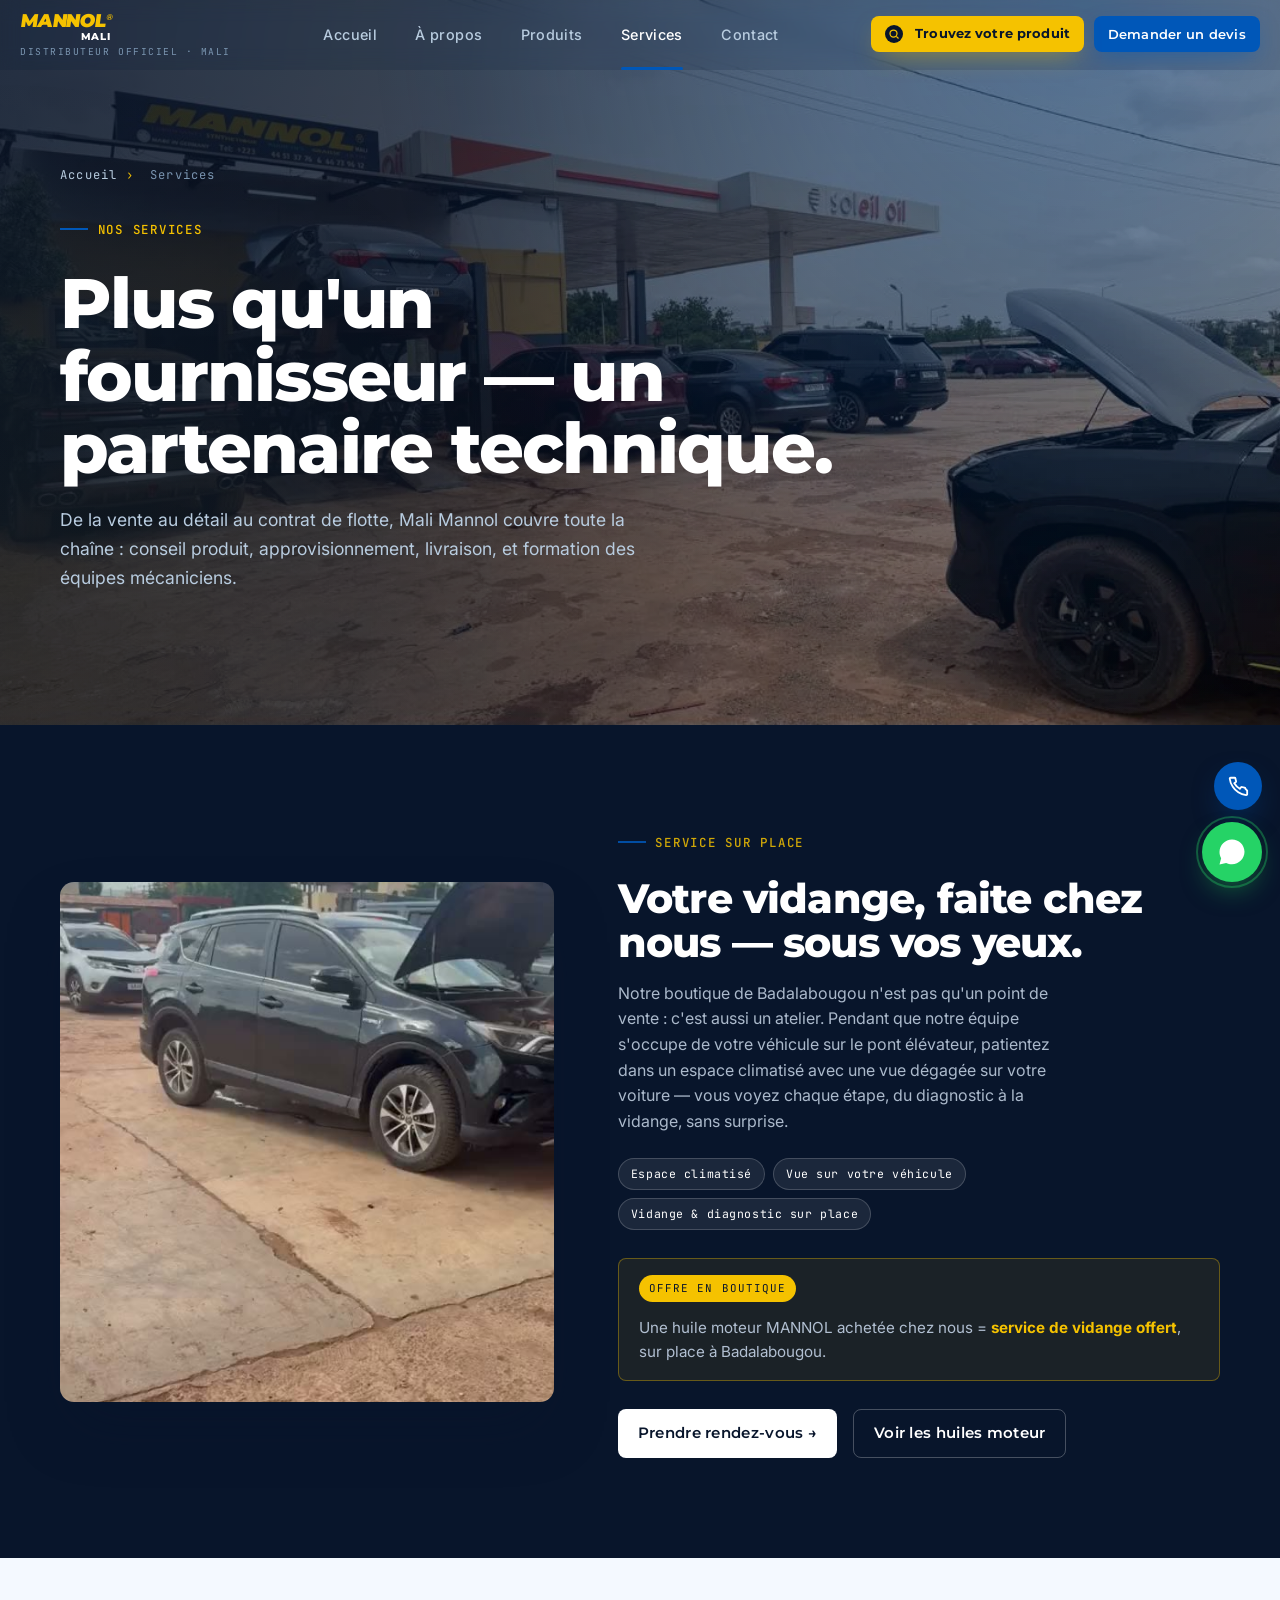
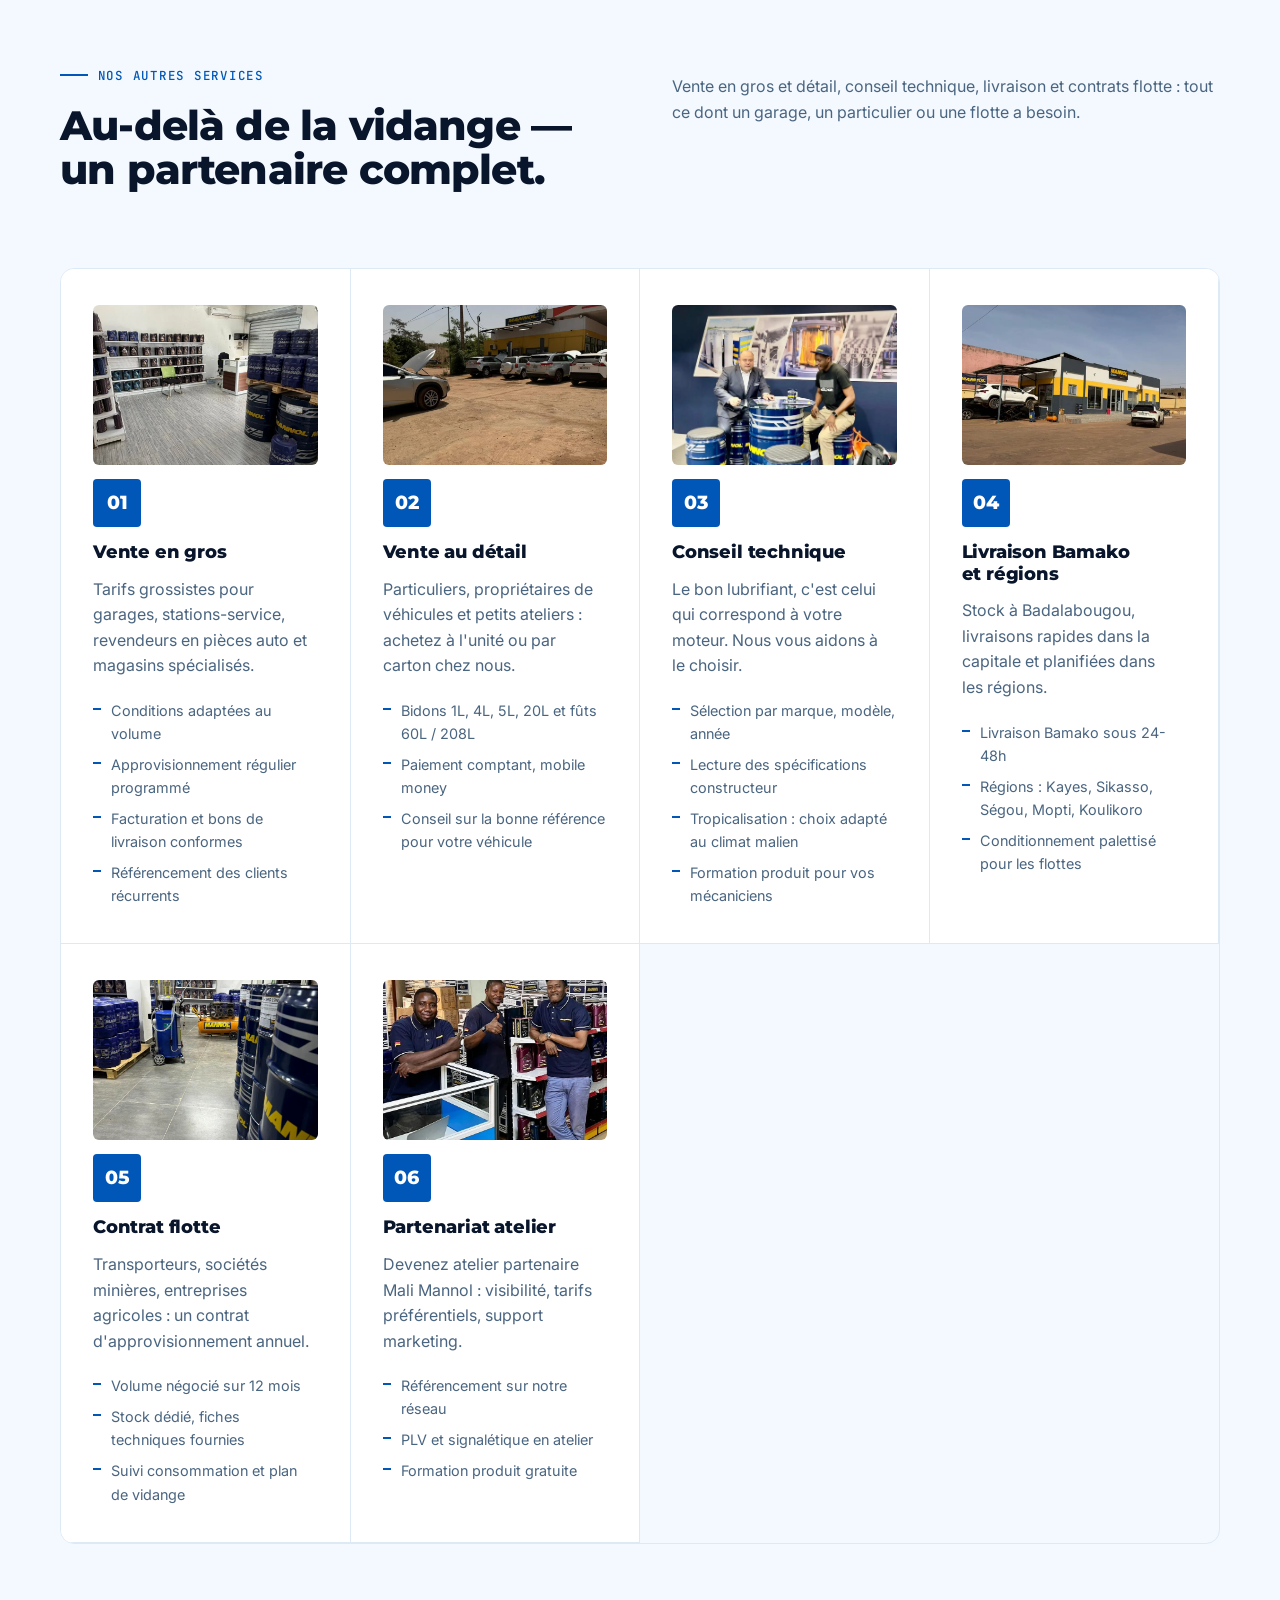
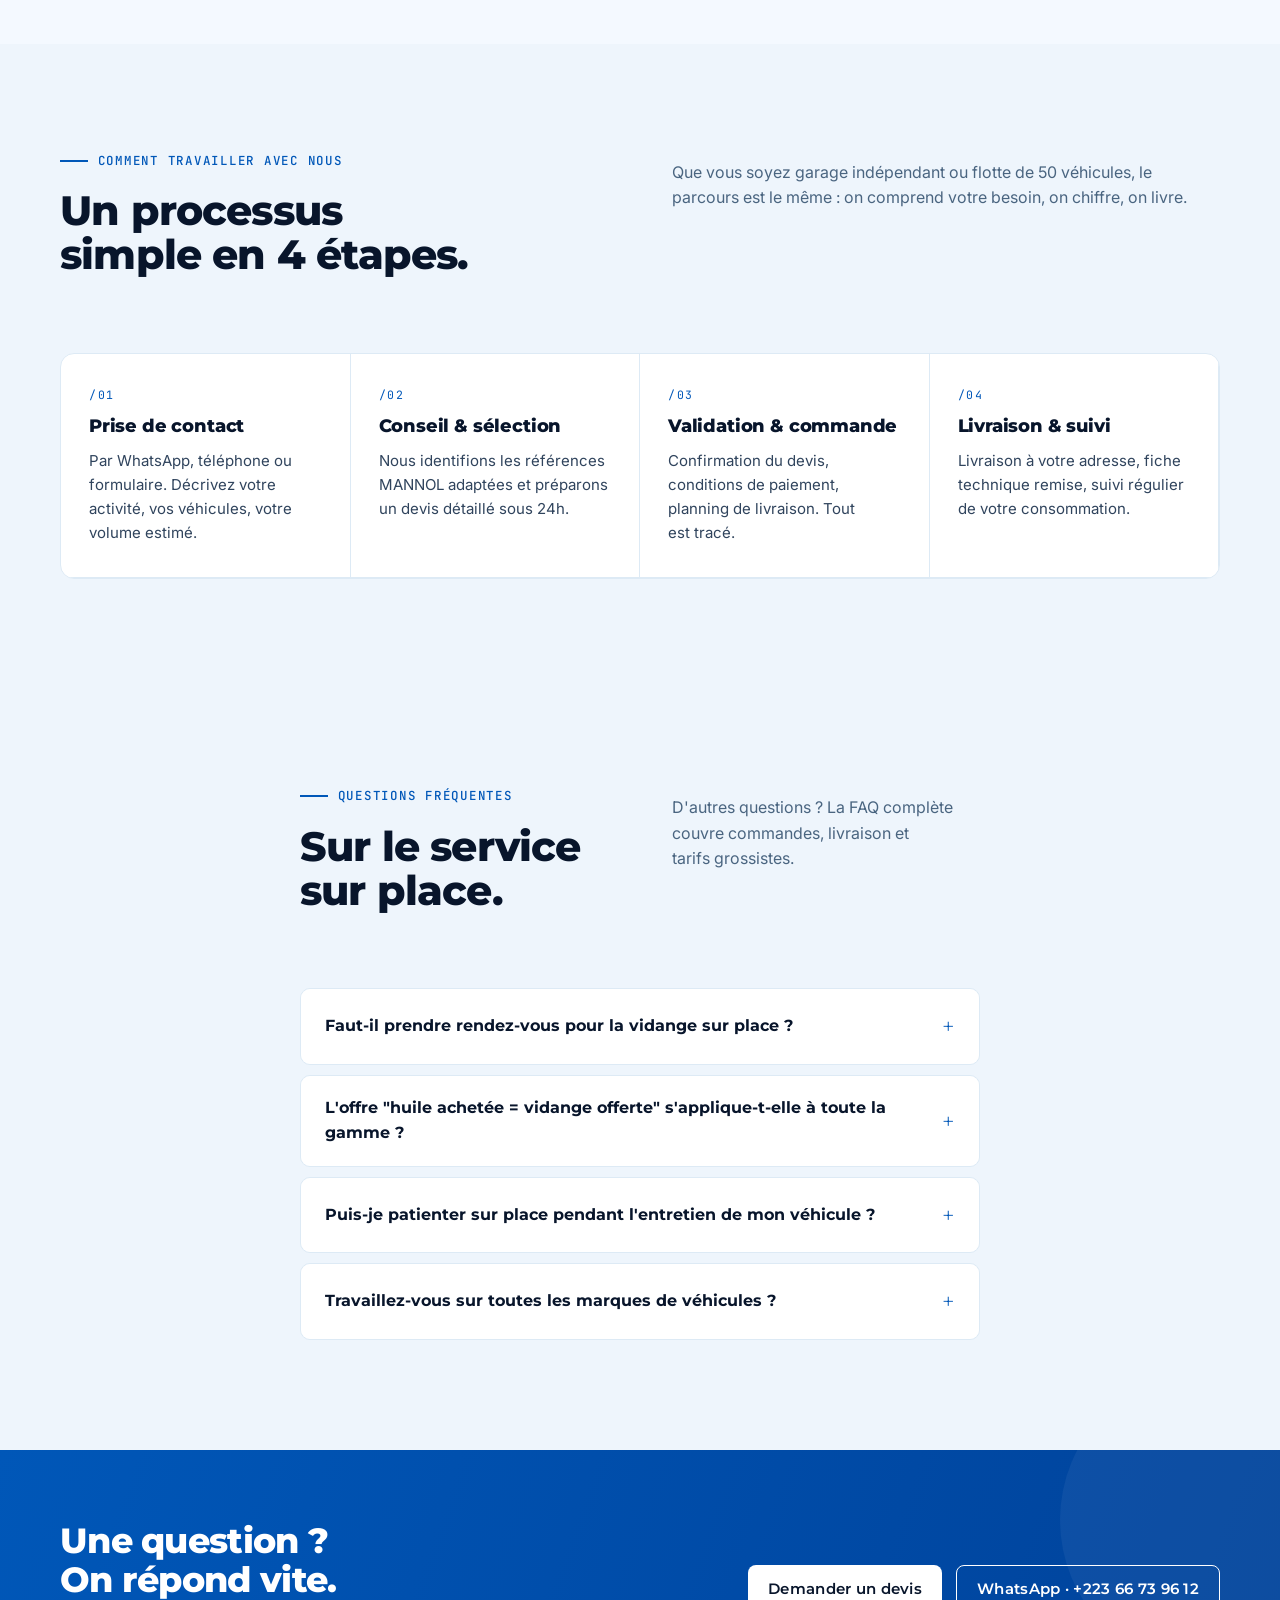
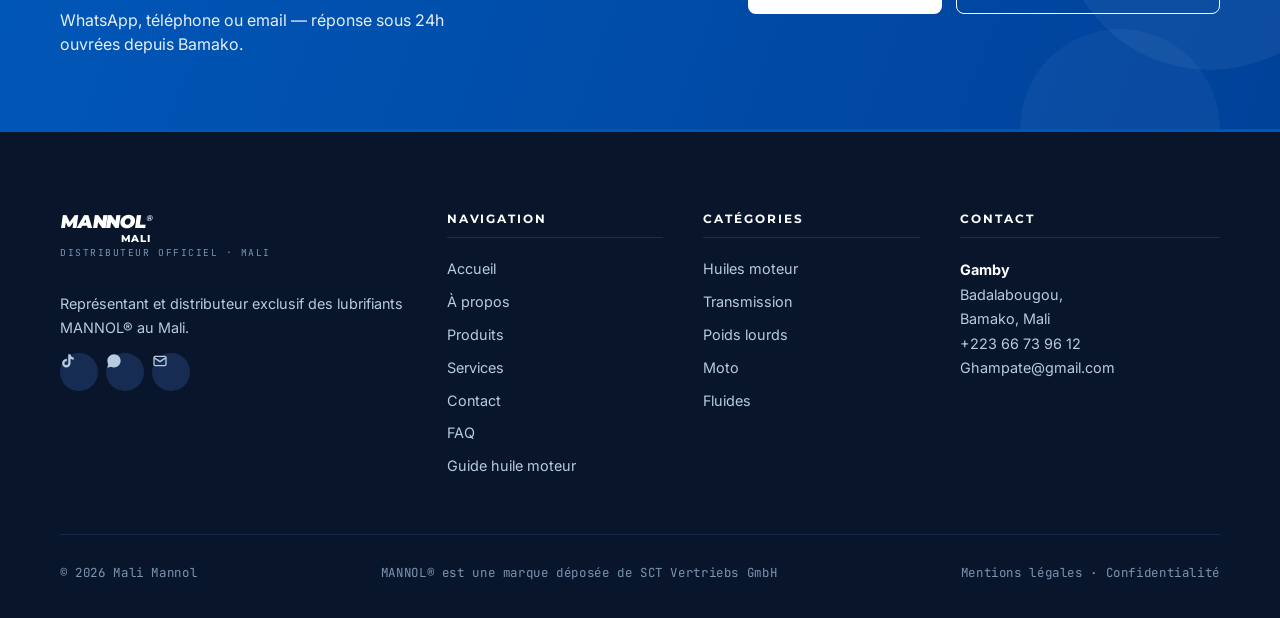
<file: services.html>
﻿<!doctype html>
<html lang="fr">
<head>
<meta charset="utf-8" />
<meta name="viewport" content="width=device-width, initial-scale=1" />
<title>Services Mannol Mali — Vente, Conseil, Livraison Bamako</title>
<meta name="description" content="Mannol Mali : vente gros/détail, vidange sur place, conseil technique, livraison 24-48h Bamako et régions. Contrats flotte et partenariats atelier." />
<meta name="keywords" content="vente lubrifiant gros Mali, livraison huile moteur Bamako, conseil technique lubrifiant Mali, contrat flotte lubrifiant Mali, partenariat atelier Bamako, distributeur lubrifiant Mali, MANNOL service Mali">
<meta name="google-site-verification" content="dLcjtd_ZxmTeSxxLT55VLm4oa38gffoxF4bqdBHw6nM" />
<meta name="robots" content="index, follow">
<link rel="canonical" href="https://www.mannol-mali.com/services.html">
<meta property="og:type" content="website">
<meta property="og:url" content="https://www.mannol-mali.com/services.html">
<meta property="og:title" content="Services Lubrifiants Mali — Vente Gros, Conseil, Livraison Bamako">
<meta property="og:description" content="Vente en gros et détail, conseil technique, livraison 24-48h Bamako. Contrats flotte et partenariats atelier avec Mannol Mali.">
<meta property="og:image" content="https://www.mannol-mali.com/images/boutique-exterieur.jpg">
<meta property="og:locale" content="fr_ML">
<meta property="og:site_name" content="Mannol Mali">
<meta name="twitter:card" content="summary_large_image">
<meta name="twitter:title" content="Services Lubrifiants Mali — Mannol Mali">
<meta name="twitter:description" content="Vente gros/détail, conseil, livraison Bamako et régions Mali. Contrats flotte disponibles.">
<meta name="twitter:image" content="https://www.mannol-mali.com/images/boutique-exterieur.jpg">
<link rel="preconnect" href="https://fonts.googleapis.com" />
<link rel="preconnect" href="https://fonts.gstatic.com" crossorigin />
<link href="https://fonts.googleapis.com/css2?family=Montserrat:wght@500;600;700;800;900&family=Inter:wght@400;500;600&family=JetBrains+Mono:wght@400;500&display=swap" rel="stylesheet" />
<link rel="stylesheet" href="styles.css" />
<link rel="icon" href="data:image/svg+xml,%3Csvg xmlns='http://www.w3.org/2000/svg' viewBox='0 0 64 64'%3E%3Crect width='64' height='64' rx='10' fill='%230057B8'/%3E%3Ctext x='50%25' y='54%25' text-anchor='middle' fill='%23FFFFFF' font-family='Helvetica' font-weight='900' font-size='28'%3EM%3C/text%3E%3C/svg%3E" />
</head>
<body>

<header class="site-header">
  
  <div class="container nav-wrap">
    <a class="brand" href="index.html"><span class="brand-text"><span class="lockup"><span class="lockup-main">Mannol</span><span class="lockup-sub">Mali</span></span><span class="sub">Distributeur officiel · Mali</span></span></a>
    <nav class="primary-nav"><a href="index.html">Accueil</a><a href="a-propos.html">À propos</a><a href="produits.html">Produits</a><a href="services.html" class="active">Services</a><a href="contact.html">Contact</a></nav>
    <div class="nav-cta">
      <a class="btn-finder btn-sm" href="https://www.mannol.de/fr/produits" target="_blank" rel="noopener" style="padding: 8px 14px; font-size: .8rem;"><span class="finder-icon" style="width:18px;height:18px;"><svg viewBox="0 0 24 24" fill="none" stroke="currentColor" stroke-width="2.5"><circle cx="11" cy="11" r="7"/><path d="M21 21l-4.3-4.3"/></svg></span>Trouvez votre produit</a>
      <a class="btn btn-primary btn-sm" href="contact.html">Demander un devis</a>
      <button class="nav-toggle" aria-label="Ouvrir le menu" onclick="document.getElementById('mobileMenu').classList.add('open')"><svg viewBox="0 0 24 24" fill="none" stroke="currentColor" stroke-width="2"><path d="M3 6h18M3 12h18M3 18h18"/></svg></button>
    </div>
  </div>
</header>
<div class="mobile-menu" id="mobileMenu">
  <div class="top"><a class="brand" href="index.html"><span class="brand-text"><span class="lockup"><span class="lockup-main">Mannol</span><span class="lockup-sub">Mali</span></span><span class="sub">Distributeur officiel</span></span></a><button class="nav-toggle" aria-label="Fermer le menu" onclick="document.getElementById('mobileMenu').classList.remove('open')"><svg viewBox="0 0 24 24" fill="none" stroke="currentColor" stroke-width="2"><path d="M6 6l12 12M18 6L6 18"/></svg></button></div>
  <div class="links"><a href="index.html">Accueil</a><a href="a-propos.html">À propos</a><a href="produits.html">Produits</a><a href="services.html">Services</a><a href="contact.html">Contact</a></div>
  <div class="ctas"><a class="btn-finder" href="https://www.mannol.de/fr/produits" target="_blank" rel="noopener"><span class="finder-icon"><svg viewBox="0 0 24 24" fill="none" stroke="currentColor" stroke-width="2.5"><circle cx="11" cy="11" r="7"/><path d="M21 21l-4.3-4.3"/></svg></span>Trouvez votre produit</a><a class="btn-finder btn-finder-blue" href="https://sct-oilfinder.sct-germany.de/SCTOilfinder/index.php?LE=EN&SPL=Mannol" target="_blank" rel="noopener"><span class="finder-icon"><svg viewBox="0 0 24 24" fill="none" stroke="currentColor" stroke-width="2.5"><circle cx="11" cy="11" r="7"/><path d="M21 21l-4.3-4.3"/></svg></span>L'huile pour votre moteur</a></div>
</div>

<section class="page-header">
  <div class="hero-bg" aria-hidden="true">
    <img src="/images/service-vidange-sur-place.webp" alt="" loading="eager" fetchpriority="high">
  </div>
  <div class="container">
    <div class="breadcrumb"><a href="index.html">Accueil</a><span>›</span> Services</div>
    <span class="eyebrow" style="color:var(--or);">Nos services</span>
    <h1>Plus qu'un fournisseur — un partenaire technique.</h1>
    <p>De la vente au détail au contrat de flotte, Mali Mannol couvre toute la chaîne : conseil produit, approvisionnement, livraison, et formation des équipes mécaniciens.</p>
  </div>
</section>

<section class="block dark hd-section">
  <div class="container hd-grid">
    <div class="hd-visual">
      <video src="/videos/service-sur-place.mp4" poster="/images/service-vidange-poster.jpg" autoplay muted loop playsinline preload="auto" aria-label="Service de vidange et entretien sur place chez Mali Mannol, boutique Badalabougou, Bamako">
        <img src="/images/service-vidange-sur-place.webp" alt="Service de vidange et entretien sur place chez Mali Mannol — pont élévateur, boutique Badalabougou, Bamako" loading="lazy">
      </video>
    </div>
    <div class="hd-copy">
      <span class="eyebrow" style="color:var(--or);">Service sur place</span>
      <h2>Votre vidange, faite chez nous — sous vos yeux.</h2>
      <p class="lead">Notre boutique de Badalabougou n'est pas qu'un point de vente : c'est aussi un atelier. Pendant que notre équipe s'occupe de votre véhicule sur le pont élévateur, patientez dans un espace climatisé avec une vue dégagée sur votre voiture — vous voyez chaque étape, du diagnostic à la vidange, sans surprise.</p>
      <div class="hd-chips">
        <span>Espace climatisé</span>
        <span>Vue sur votre véhicule</span>
        <span>Vidange & diagnostic sur place</span>
      </div>
      <div class="promo-offer">
        <span class="promo-badge">Offre en boutique</span>
        <p>Une huile moteur MANNOL achetée chez nous = <strong>service de vidange offert</strong>, sur place à Badalabougou.</p>
      </div>
      <div class="hero-actions" style="margin-top:28px;">
        <a class="btn btn-light" href="https://wa.me/22366739612?text=Bonjour%2C%20je%20souhaite%20prendre%20rendez-vous%20pour%20une%20vidange." target="_blank" rel="noopener">Prendre rendez-vous →</a>
        <a class="btn btn-ghost" href="produits.html#huiles-moteur" style="border-color:rgba(255,255,255,.25);">Voir les huiles moteur</a>
      </div>
    </div>
  </div>
</section>

<section class="block">
  <div class="container">
    <div class="section-head">
      <div><span class="eyebrow">Nos autres services</span><h2>Au-delà de la vidange — un partenaire complet.</h2></div>
      <p class="lead">Vente en gros et détail, conseil technique, livraison et contrats flotte : tout ce dont un garage, un particulier ou une flotte a besoin.</p>
    </div>
    <div class="svc-grid">
      <div class="svc-cell">
        <img data-cms-src="service_1" alt="Vente en gros de lubrifiants MANNOL Mali — tarifs grossistes" class="svc-photo">
        <div class="icon-box">01</div>
        <h3 data-cms="svc1-titre">Vente en gros</h3>
        <p data-cms="svc1-desc">Tarifs grossistes pour garages, stations-service, revendeurs en pièces auto et magasins spécialisés.</p>
        <ul data-cms="svc1-ul">
          <li>Conditions adaptées au volume</li>
          <li>Approvisionnement régulier programmé</li>
          <li>Facturation et bons de livraison conformes</li>
          <li>Référencement des clients récurrents</li>
        </ul>
      </div>
      <div class="svc-cell">
        <img data-cms-src="service_2" alt="Vente au détail MANNOL Mali — bidons 1L à 208L" class="svc-photo">
        <div class="icon-box">02</div>
        <h3 data-cms="svc2-titre">Vente au détail</h3>
        <p data-cms="svc2-desc">Particuliers, propriétaires de véhicules et petits ateliers : achetez à l'unité ou par carton chez nous.</p>
        <ul data-cms="svc2-ul">
          <li>Bidons 1L, 4L, 5L, 20L et fûts 60L / 208L</li>
          <li>Paiement comptant, mobile money</li>
          <li>Conseil sur la bonne référence pour votre véhicule</li>
        </ul>
      </div>
      <div class="svc-cell">
        <img data-cms-src="service_3" alt="Conseil technique lubrifiant MANNOL — sélection par véhicule" class="svc-photo">
        <div class="icon-box">03</div>
        <h3 data-cms="svc3-titre">Conseil technique</h3>
        <p data-cms="svc3-desc">Le bon lubrifiant, c'est celui qui correspond à votre moteur. Nous vous aidons à le choisir.</p>
        <ul data-cms="svc3-ul">
          <li>Sélection par marque, modèle, année</li>
          <li>Lecture des spécifications constructeur</li>
          <li>Tropicalisation : choix adapté au climat malien</li>
          <li>Formation produit pour vos mécaniciens</li>
        </ul>
      </div>
      <div class="svc-cell">
        <img data-cms-src="service_4" alt="Livraison MANNOL Bamako et régions Mali" class="svc-photo">
        <div class="icon-box">04</div>
        <h3 data-cms="svc4-titre">Livraison Bamako & régions</h3>
        <p data-cms="svc4-desc">Stock à Badalabougou, livraisons rapides dans la capitale et planifiées dans les régions.</p>
        <ul data-cms="svc4-ul">
          <li>Livraison Bamako sous 24–48h</li>
          <li>Régions : Kayes, Sikasso, Ségou, Mopti, Koulikoro</li>
          <li>Conditionnement palettisé pour les flottes</li>
        </ul>
      </div>
      <div class="svc-cell">
        <img data-cms-src="service_5" alt="Contrat flotte MANNOL Mali — approvisionnement annuel" class="svc-photo">
        <div class="icon-box">05</div>
        <h3 data-cms="svc5-titre">Contrat flotte</h3>
        <p data-cms="svc5-desc">Transporteurs, sociétés minières, entreprises agricoles : un contrat d'approvisionnement annuel.</p>
        <ul data-cms="svc5-ul">
          <li>Volume négocié sur 12 mois</li>
          <li>Stock dédié, fiches techniques fournies</li>
          <li>Suivi consommation et plan de vidange</li>
        </ul>
      </div>
      <div class="svc-cell">
        <img data-cms-src="service_6" alt="Partenariat atelier Mali Mannol — PLV et formation" class="svc-photo">
        <div class="icon-box">06</div>
        <h3 data-cms="svc6-titre">Partenariat atelier</h3>
        <p data-cms="svc6-desc">Devenez atelier partenaire Mali Mannol : visibilité, tarifs préférentiels, support marketing.</p>
        <ul data-cms="svc6-ul">
          <li>Référencement sur notre réseau</li>
          <li>PLV et signalétique en atelier</li>
          <li>Formation produit gratuite</li>
        </ul>
      </div>
    </div>
  </div>
</section>

<section class="block tinted">
  <div class="container">
    <div class="section-head">
      <div><span class="eyebrow">Comment travailler avec nous</span><h2>Un processus simple en 4 étapes.</h2></div>
      <p class="lead">Que vous soyez garage indépendant ou flotte de 50 véhicules, le parcours est le même : on comprend votre besoin, on chiffre, on livre.</p>
    </div>
    <div class="why-grid">
      <div class="why-cell"><span class="num">/01</span><h3>Prise de contact</h3><p>Par WhatsApp, téléphone ou formulaire. Décrivez votre activité, vos véhicules, votre volume estimé.</p></div>
      <div class="why-cell"><span class="num">/02</span><h3>Conseil & sélection</h3><p>Nous identifions les références MANNOL adaptées et préparons un devis détaillé sous 24h.</p></div>
      <div class="why-cell"><span class="num">/03</span><h3>Validation & commande</h3><p>Confirmation du devis, conditions de paiement, planning de livraison. Tout est tracé.</p></div>
      <div class="why-cell"><span class="num">/04</span><h3>Livraison & suivi</h3><p>Livraison à votre adresse, fiche technique remise, suivi régulier de votre consommation.</p></div>
    </div>
  </div>
</section>

<section class="block tinted">
  <div class="container" style="max-width:760px;">
    <div class="section-head">
      <div><span class="eyebrow">Questions fréquentes</span><h2>Sur le service sur place.</h2></div>
      <p class="lead">D'autres questions ? La <a href="faq.html">FAQ complète</a> couvre commandes, livraison et tarifs grossistes.</p>
    </div>

    <details style="border:1px solid var(--gris-150);border-radius:10px;margin-bottom:10px;overflow:hidden;">
      <summary style="padding:20px 24px;cursor:pointer;font-weight:700;font-family:var(--ff-display);font-size:1rem;list-style:none;display:flex;justify-content:space-between;align-items:center;background:var(--blanc);">
        Faut-il prendre rendez-vous pour la vidange sur place ?
        <span style="font-size:1.4rem;font-weight:300;color:var(--bleu);flex-shrink:0;margin-left:12px;">+</span>
      </summary>
      <div style="padding:0 24px 20px;background:var(--creme);color:var(--gris-700);line-height:1.7;">
        <p>Ce n'est pas obligatoire mais recommandé, pour être sûr que la référence MANNOL adaptée à votre véhicule soit en stock. Contactez-nous par WhatsApp ou téléphone avant de passer, ou venez directement à notre boutique de Badalabougou.</p>
      </div>
    </details>

    <details style="border:1px solid var(--gris-150);border-radius:10px;margin-bottom:10px;overflow:hidden;">
      <summary style="padding:20px 24px;cursor:pointer;font-weight:700;font-family:var(--ff-display);font-size:1rem;list-style:none;display:flex;justify-content:space-between;align-items:center;background:var(--blanc);">
        L'offre "huile achetée = vidange offerte" s'applique-t-elle à toute la gamme ?
        <span style="font-size:1.4rem;font-weight:300;color:var(--bleu);flex-shrink:0;margin-left:12px;">+</span>
      </summary>
      <div style="padding:0 24px 20px;background:var(--creme);color:var(--gris-700);line-height:1.7;">
        <p>Toute huile moteur MANNOL achetée dans notre boutique de Badalabougou donne droit à un service de vidange offert sur place. Demandez les détails à notre équipe lors de votre passage.</p>
      </div>
    </details>

    <details style="border:1px solid var(--gris-150);border-radius:10px;margin-bottom:10px;overflow:hidden;">
      <summary style="padding:20px 24px;cursor:pointer;font-weight:700;font-family:var(--ff-display);font-size:1rem;list-style:none;display:flex;justify-content:space-between;align-items:center;background:var(--blanc);">
        Puis-je patienter sur place pendant l'entretien de mon véhicule ?
        <span style="font-size:1.4rem;font-weight:300;color:var(--bleu);flex-shrink:0;margin-left:12px;">+</span>
      </summary>
      <div style="padding:0 24px 20px;background:var(--creme);color:var(--gris-700);line-height:1.7;">
        <p>Oui, c'est même l'idée : notre boutique de Badalabougou dispose d'un espace climatisé avec une vue dégagée sur votre véhicule pendant toute l'intervention, du diagnostic à la vidange.</p>
      </div>
    </details>

    <details style="border:1px solid var(--gris-150);border-radius:10px;margin-bottom:10px;overflow:hidden;">
      <summary style="padding:20px 24px;cursor:pointer;font-weight:700;font-family:var(--ff-display);font-size:1rem;list-style:none;display:flex;justify-content:space-between;align-items:center;background:var(--blanc);">
        Travaillez-vous sur toutes les marques de véhicules ?
        <span style="font-size:1.4rem;font-weight:300;color:var(--bleu);flex-shrink:0;margin-left:12px;">+</span>
      </summary>
      <div style="padding:0 24px 20px;background:var(--creme);color:var(--gris-700);line-height:1.7;">
        <p>Oui. Notre atelier reçoit tous types et toutes marques de véhicules — voitures particulières, SUV, pick-up et poids lourds — pas seulement ceux déjà équipés en huile MANNOL.</p>
      </div>
    </details>
  </div>
</section>

<section class="cta-band">
  <div class="container row">
    <div><h2>Une question ? On répond vite.</h2><p style="margin: 8px 0 0; opacity: .9;">WhatsApp, téléphone ou email — réponse sous 24h ouvrées depuis Bamako.</p></div>
    <div class="actions"><a class="btn btn-light" href="contact.html">Demander un devis</a><a class="btn btn-ghost" href="https://wa.me/22366739612" style="border-color:white;">WhatsApp · +223 66 73 96 12</a></div>
  </div>
</section>

<footer class="site-footer">
  <div class="container">
    <div class="footer-grid">
      <div>
        <a class="brand" href="index.html"><span class="brand-text"><span class="lockup"><span class="lockup-main">Mannol</span><span class="lockup-sub">Mali</span></span><span class="sub">Distributeur officiel · Mali</span></span></a>
        <p style="margin-top:18px;">Représentant et distributeur exclusif des lubrifiants MANNOL® au Mali.</p>
        <div class="social"><a href="https://www.tiktok.com/@gambymannol" target="_blank" rel="noopener" aria-label="TikTok"><svg viewBox="0 0 24 24" fill="currentColor"><path d="M19.59 6.69a4.83 4.83 0 01-3.77-4.25V2h-3.45v13.67a2.89 2.89 0 01-2.88 2.5 2.89 2.89 0 01-2.89-2.89 2.89 2.89 0 012.89-2.89c.28 0 .54.04.79.1V9.01a6.27 6.27 0 00-.79-.05 6.34 6.34 0 00-6.34 6.34 6.34 6.34 0 006.34 6.34 6.34 6.34 0 006.33-6.34V8.67a8.18 8.18 0 004.78 1.52V6.74a4.85 4.85 0 01-1.01-.05z"/></svg></a><a href="https://wa.me/22366739612"><svg viewBox="0 0 24 24" fill="currentColor"><path d="M17.5 14.4c-.3-.2-1.7-.8-2-.9-.3-.1-.5-.2-.7.2-.2.3-.7.9-.9 1.1-.2.2-.3.2-.6.1-.3-.2-1.2-.5-2.4-1.5-.9-.8-1.5-1.8-1.6-2.1-.2-.3 0-.5.1-.6l.5-.5c.1-.2.2-.3.3-.5 0-.2 0-.4 0-.5-.1-.2-.7-1.6-.9-2.2-.2-.6-.5-.5-.7-.5h-.6c-.2 0-.5.1-.8.4-.3.3-1 1-1 2.5s1 2.9 1.2 3.1c.2.2 2.1 3.2 5 4.5 2.9 1.3 2.9.9 3.4.8.5-.1 1.7-.7 1.9-1.3.2-.7.2-1.2.2-1.3-.1-.1-.2-.2-.5-.3zM12 2C6.5 2 2 6.5 2 12c0 1.8.5 3.5 1.3 4.9L2 22l5.3-1.3c1.4.7 3 1.1 4.7 1.1 5.5 0 10-4.5 10-10S17.5 2 12 2z"/></svg></a><a href="mailto:Ghampate@gmail.com"><svg viewBox="0 0 24 24" fill="none" stroke="currentColor" stroke-width="2"><rect x="3" y="5" width="18" height="14" rx="2"/><path d="M3 7l9 6 9-6"/></svg></a></div>
      </div>
      <div><h4>Navigation</h4><ul><li><a href="index.html">Accueil</a></li><li><a href="a-propos.html">À propos</a></li><li><a href="produits.html">Produits</a></li><li><a href="services.html">Services</a></li><li><a href="contact.html">Contact</a></li><li><a href="faq.html">FAQ</a></li><li><a href="guide-huile-moteur.html">Guide huile moteur</a></li></ul></div>
      <div><h4>Catégories</h4><ul><li><a href="produits.html#huiles-moteur">Huiles moteur</a></li><li><a href="produits.html#transmission">Transmission</a></li><li><a href="produits.html#poids-lourd">Poids lourds</a></li><li><a href="produits.html#moto">Moto</a></li><li><a href="produits.html#fluides">Fluides</a></li></ul></div>
      <div><h4>Contact</h4><p style="line-height:1.7;"><strong style="color:white;">Gamby</strong><br/>Badalabougou,<br/> Bamako, Mali<br/><a href="tel:+22366739612">+223 66 73 96 12</a><br/><a href="mailto:Ghampate@gmail.com">Ghampate@gmail.com</a></p></div>
    </div>
    <div class="footer-bottom"><span>© 2026 Mali Mannol</span><span>MANNOL® est une marque déposée de SCT Vertriebs GmbH</span><span><a href="#">Mentions légales</a> · <a href="#">Confidentialité</a></span></div>
  </div>
</footer>

<a class="fab-tel" href="tel:+22366739612" aria-label="Appeler Mannol Mali"><svg viewBox="0 0 24 24" fill="none" stroke="currentColor" stroke-width="2"><path d="M22 16.92V21a1 1 0 01-1.1 1 19.8 19.8 0 01-8.6-3.1 19.5 19.5 0 01-6-6A19.8 19.8 0 013 4.1 1 1 0 014.1 3h4.1a1 1 0 011 .8 12.7 12.7 0 00.7 2.8 1 1 0 01-.2 1L8 9a16 16 0 006 6l1.4-1.7a1 1 0 011-.2 12.7 12.7 0 002.8.7 1 1 0 01.8 1z"/></svg></a>
<a class="fab-wa" href="https://wa.me/22366739612?text=Bonjour%20Mali%20Mannol%2C%20je%20souhaite%20un%20devis." target="_blank" aria-label="WhatsApp"><svg viewBox="0 0 24 24" fill="currentColor"><path d="M17.5 14.4c-.3-.2-1.7-.8-2-.9-.3-.1-.5-.2-.7.2-.2.3-.7.9-.9 1.1-.2.2-.3.2-.6.1-.3-.2-1.2-.5-2.4-1.5-.9-.8-1.5-1.8-1.6-2.1-.2-.3 0-.5.1-.6l.5-.5c.1-.2.2-.3.3-.5 0-.2 0-.4 0-.5-.1-.2-.7-1.6-.9-2.2-.2-.6-.5-.5-.7-.5h-.6c-.2 0-.5.1-.8.4-.3.3-1 1-1 2.5s1 2.9 1.2 3.1c.2.2 2.1 3.2 5 4.5 2.9 1.3 2.9.9 3.4.8.5-.1 1.7-.7 1.9-1.3.2-.7.2-1.2.2-1.3-.1-.1-.2-.2-.5-.3zM12 2C6.5 2 2 6.5 2 12c0 1.8.5 3.5 1.3 4.9L2 22l5.3-1.3c1.4.7 3 1.1 4.7 1.1 5.5 0 10-4.5 10-10S17.5 2 12 2z"/></svg></a>

<script src="/js/cms-inject.js" defer></script>
<script src="/js/header-scroll.js" defer></script>
<script src="/js/cart.js" defer></script>

<script type="application/ld+json">
{
  "@context": "https://schema.org",
  "@graph": [
    {
      "@type": "FAQPage",
      "mainEntity": [
        {"@type": "Question", "name": "Faut-il prendre rendez-vous pour la vidange sur place ?", "acceptedAnswer": {"@type": "Answer", "text": "Ce n'est pas obligatoire mais recommandé, pour être sûr que la référence MANNOL adaptée à votre véhicule soit en stock. Contactez-nous par WhatsApp ou téléphone avant de passer, ou venez directement à notre boutique de Badalabougou."}},
        {"@type": "Question", "name": "L'offre huile achetée = vidange offerte s'applique-t-elle à toute la gamme ?", "acceptedAnswer": {"@type": "Answer", "text": "Toute huile moteur MANNOL achetée dans notre boutique de Badalabougou donne droit à un service de vidange offert sur place. Demandez les détails à notre équipe lors de votre passage."}},
        {"@type": "Question", "name": "Puis-je patienter sur place pendant l'entretien de mon véhicule ?", "acceptedAnswer": {"@type": "Answer", "text": "Oui : notre boutique de Badalabougou dispose d'un espace climatisé avec une vue dégagée sur votre véhicule pendant toute l'intervention, du diagnostic à la vidange."}},
        {"@type": "Question", "name": "Travaillez-vous sur toutes les marques de véhicules ?", "acceptedAnswer": {"@type": "Answer", "text": "Oui. Notre atelier reçoit tous types et toutes marques de véhicules — voitures particulières, SUV, pick-up et poids lourds — pas seulement ceux déjà équipés en huile MANNOL."}}
      ]
    },
    {
      "@type": "BreadcrumbList",
      "itemListElement": [
        {"@type": "ListItem", "position": 1, "name": "Accueil", "item": "https://www.mannol-mali.com/"},
        {"@type": "ListItem", "position": 2, "name": "Services", "item": "https://www.mannol-mali.com/services.html"}
      ]
    },
    {
      "@type": "Service",
      "name": "Distribution et vente de lubrifiants MANNOL au Mali",
      "provider": {"@id": "https://www.mannol-mali.com/#organization"},
      "areaServed": {"@type": "Country", "name": "Mali"},
      "serviceType": "Distribution de lubrifiants automobiles",
      "hasOfferCatalog": {
        "@type": "OfferCatalog",
        "name": "Services Mannol Mali",
        "itemListElement": [
          {"@type": "Offer", "itemOffered": {"@type": "Service", "name": "Vidange et entretien sur place Mali Mannol Bamako"}},
          {"@type": "Offer", "itemOffered": {"@type": "Service", "name": "Vente en gros de lubrifiants MANNOL"}},
          {"@type": "Offer", "itemOffered": {"@type": "Service", "name": "Vente au détail lubrifiants MANNOL Bamako"}},
          {"@type": "Offer", "itemOffered": {"@type": "Service", "name": "Conseil technique lubrifiant Mali"}},
          {"@type": "Offer", "itemOffered": {"@type": "Service", "name": "Livraison lubrifiant Bamako et régions Mali"}},
          {"@type": "Offer", "itemOffered": {"@type": "Service", "name": "Contrat flotte lubrifiant Mali"}},
          {"@type": "Offer", "itemOffered": {"@type": "Service", "name": "Partenariat atelier mécanique Mali"}}
        ]
      }
    }
  ]
}
</script>
</body>
</html>
</file>
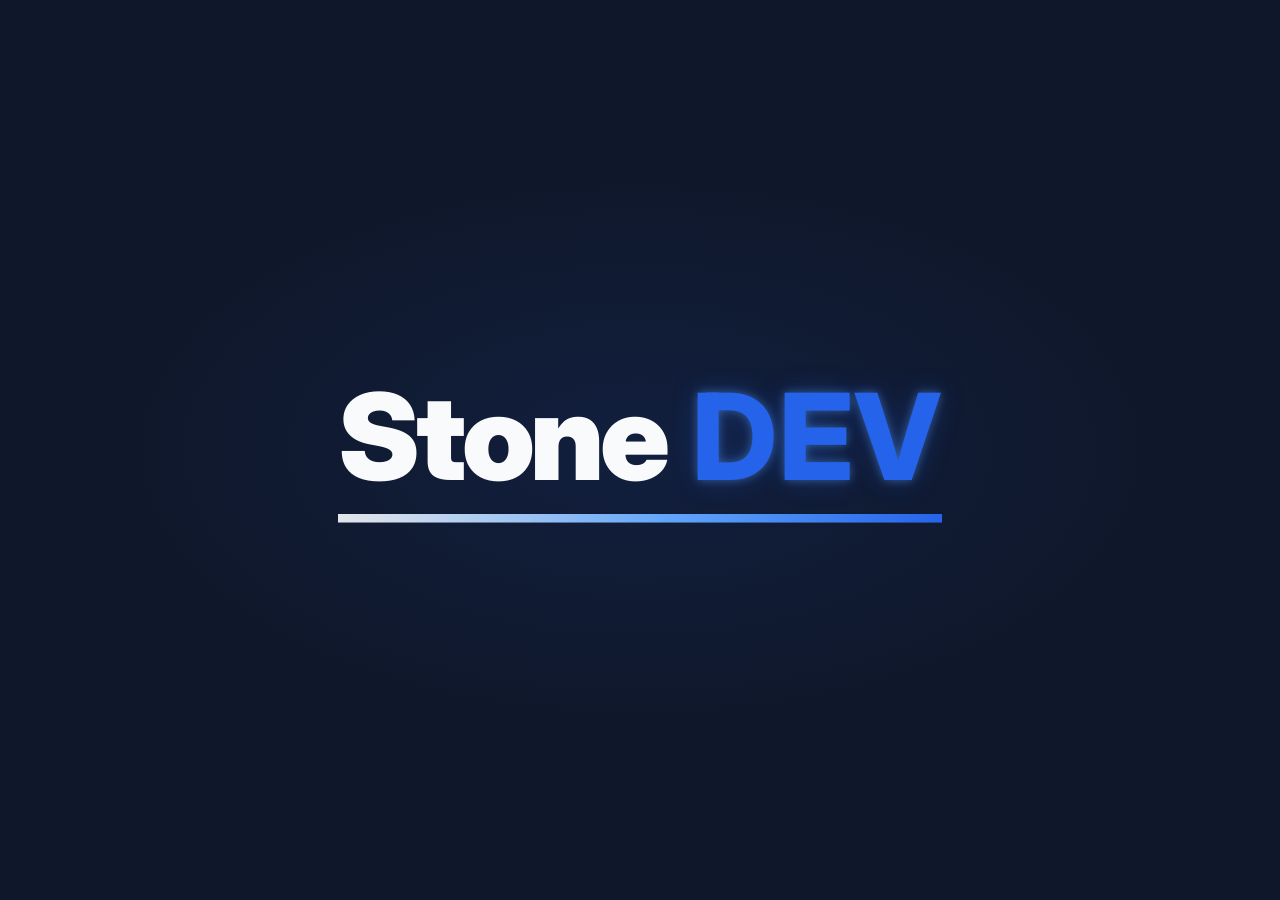
<file: stone-dev/logo-animation.html>
<!DOCTYPE html>
<html lang="fr">
<head>
  <meta charset="UTF-8">
  <meta name="viewport" content="width=device-width, initial-scale=1.0">
  <title>Stone DEV — Logo</title>
  <link rel="preconnect" href="https://fonts.googleapis.com">
  <link rel="preconnect" href="https://fonts.gstatic.com" crossorigin>
  <link href="https://fonts.googleapis.com/css2?family=Inter:wght@500;800;900&display=swap" rel="stylesheet">
  <style>
    :root {
      --bg: #0F172A;
      --text: #F8FAFC;
      --muted: #64748B;
      --accent: #2563EB;
      --accent-light: #60A5FA;
      --ease-out: cubic-bezier(0.22, 1, 0.36, 1);
      --ease-bounce: cubic-bezier(0.34, 1.56, 0.64, 1);
    }

    *, *::before, *::after { box-sizing: border-box; margin: 0; padding: 0; }

    html, body { height: 100%; }

    body {
      min-height: 100vh;
      min-height: 100dvh;
      display: flex;
      flex-direction: column;
      align-items: center;
      justify-content: center;
      padding: 16px;
      background:
        radial-gradient(ellipse 60% 45% at 50% 50%, rgba(37, 99, 235, 0.10), transparent 70%),
        var(--bg);
      color: var(--text);
      font-family: 'Inter', system-ui, -apple-system, 'Segoe UI', sans-serif;
      overflow: hidden;
      -webkit-font-smoothing: antialiased;
    }

    /* ---------- Logo ---------- */
    .logo {
      position: relative;
      z-index: 1;
      display: inline-flex;
      flex-direction: column;
      align-items: stretch;
      font-size: clamp(2.75rem, 13vw, 7.5rem);
      line-height: 1;
      user-select: none;
    }

    .wordmark {
      display: flex;
      align-items: baseline;
      gap: 0.22em;
      font-weight: 900;
      letter-spacing: -0.035em;
      white-space: nowrap;
    }

    .stone { display: inline-flex; }

    .stone span {
      display: inline-block;
      opacity: 0;
      transform: translateY(-0.55em);
    }

    .dev {
      display: inline-block;
      color: var(--accent);
      font-weight: 800;
      letter-spacing: 0.01em;
      opacity: 0;
      transform: translateX(0.9em);
    }

    /* Ligne SVG qui se dessine */
    .underline {
      display: block;
      width: 100%;
      height: 0.07em;
      border-radius: 999px;
      margin-top: 0.14em;
      overflow: visible;
    }

    .underline .track,
    .underline .bar {
      stroke-dasharray: 100;
      stroke-dashoffset: 100;
    }

    .underline .track { stroke: rgba(148, 163, 184, 0.15); }



    /* ---------- Séquence (active via .play) ---------- */

    /* 1. Ligne : 0 → 0.7s */
    .play .underline .track { animation: draw 0.7s var(--ease-out) 0s forwards; }
    .play .underline .bar   { animation: draw 0.75s var(--ease-out) 0.05s forwards; }

    /* 2. Lettres de "Stone" : 0.35s → ~1.4s */
    .play .stone span {
      animation: bounceIn 0.62s var(--ease-bounce) forwards;
      animation-delay: calc(0.35s + var(--i) * 0.09s);
    }

    /* 3. "DEV" slide depuis la droite : 1.15s → 1.85s
       4. Glow/pulse une fois positionné : 1.85s → 2.75s, puis respiration subtile */
    .play .dev {
      animation:
        slideIn 0.7s var(--ease-out) 1.15s forwards,
        glowPulse 0.9s ease-out 1.85s forwards,
        breathe 3.2s ease-in-out 2.75s infinite;
    }


    @keyframes draw {
      to { stroke-dashoffset: 0; }
    }


    @keyframes bounceIn {
      0%   { opacity: 0; transform: translateY(-0.55em) scale(0.96); }
      45%  { opacity: 1; }
      65%  { transform: translateY(0.06em) scale(1.01); }
      82%  { transform: translateY(-0.025em); }
      100% { opacity: 1; transform: translateY(0) scale(1); }
    }

    @keyframes slideIn {
      0%   { opacity: 0; transform: translateX(0.9em); filter: blur(8px); }
      60%  { filter: blur(0); }
      100% { opacity: 1; transform: translateX(0); filter: blur(0); }
    }

    @keyframes glowPulse {
      0%   { text-shadow: 0 0 0 rgba(37, 99, 235, 0); }
      40%  { text-shadow: 0 0 0.12em rgba(96, 165, 250, 0.95), 0 0 0.35em rgba(37, 99, 235, 0.7); }
      100% { text-shadow: 0 0 0.08em rgba(96, 165, 250, 0.45), 0 0 0.22em rgba(37, 99, 235, 0.3); }
    }

    @keyframes breathe {
      0%, 100% { text-shadow: 0 0 0.08em rgba(96, 165, 250, 0.45), 0 0 0.22em rgba(37, 99, 235, 0.3); }
      50%      { text-shadow: 0 0 0.10em rgba(96, 165, 250, 0.6),  0 0 0.30em rgba(37, 99, 235, 0.42); }
    }

    /* ---------- Particules d'arrière-plan ---------- */
    .particles {
      position: fixed;
      inset: 0;
      z-index: 0;
      overflow: hidden;
      pointer-events: none;
      opacity: 0;
      animation: particlesIn 1.8s ease-out 0.2s forwards;
      /* Atténue les particules derrière le logo pour garder la lisibilité */
      -webkit-mask-image: radial-gradient(ellipse 42% 30% at 50% 50%, rgba(0, 0, 0, 0.3), #000 100%);
              mask-image: radial-gradient(ellipse 42% 30% at 50% 50%, rgba(0, 0, 0, 0.3), #000 100%);
    }

    /* Conteneur : montée verticale + fondu */
    .particle {
      position: absolute;
      left: var(--x);
      bottom: calc(var(--size) * -3);
      opacity: 0;
      will-change: transform, opacity;
      animation: rise var(--dur) linear var(--delay) infinite;
    }

    /* Point lumineux : oscillation latérale + scintillement */
    .particle i {
      display: block;
      width: calc(var(--size) * 3);
      height: calc(var(--size) * 3);
      border-radius: 50%;
      background: radial-gradient(circle, var(--color) 0 22%, transparent 68%);
      animation:
        sway var(--sway-dur) ease-in-out var(--delay) infinite alternate,
        twinkle var(--twinkle-dur) ease-in-out infinite alternate;
    }

    @keyframes particlesIn {
      to { opacity: 1; }
    }

    @keyframes rise {
      0%   { transform: translate3d(0, 0, 0);       opacity: 0; }
      12%  { opacity: var(--alpha); }
      85%  { opacity: var(--alpha); }
      100% { transform: translate3d(0, -110vh, 0); opacity: 0; }
    }

    @keyframes sway {
      from { transform: translateX(calc(var(--sway) * -1)); }
      to   { transform: translateX(var(--sway)); }
    }

    @keyframes twinkle {
      from { scale: 1; }
      to   { scale: 0.6; }
    }

    /* ---------- Bouton Rejouer ---------- */
    .replay {
      position: fixed;
      bottom: max(24px, env(safe-area-inset-bottom));
      left: 50%;
      transform: translateX(-50%);
      display: inline-flex;
      align-items: center;
      gap: 8px;
      padding: 8px 16px;
      border: 1px solid rgba(148, 163, 184, 0.18);
      border-radius: 999px;
      background: rgba(15, 23, 42, 0.6);
      color: var(--muted);
      font: 500 13px/1 'Inter', system-ui, sans-serif;
      letter-spacing: 0.04em;
      cursor: pointer;
      z-index: 2;
      opacity: 0;
      pointer-events: none;
      transition: color 0.2s, border-color 0.2s, background 0.2s, opacity 0.4s;
    }

    .replay.visible { opacity: 1; pointer-events: auto; }

    .replay:hover,
    .replay:focus-visible {
      color: var(--text);
      border-color: rgba(37, 99, 235, 0.6);
      background: rgba(37, 99, 235, 0.12);
      outline: none;
    }

    .replay svg { width: 14px; height: 14px; transition: transform 0.4s var(--ease-out); }
    .replay:hover svg { transform: rotate(-180deg); }

    /* ---------- Accessibilité ---------- */
    @media (prefers-reduced-motion: reduce) {
      .play .stone span,
      .play .dev,
      .play .underline .track,
      .play .underline .bar {
        animation: none;
        opacity: 1;
        transform: none;
        stroke-dashoffset: 0;
      }
      .play .dev { text-shadow: 0 0 0.2em rgba(37, 99, 235, 0.35); }
      .particles { animation: none; opacity: 1; }
      .particle {
        animation: none;
        bottom: auto;
        top: var(--y);
        opacity: var(--alpha);
      }
      .particle i { animation: none; }
    }
  </style>
</head>
<body>

  <div class="particles" id="particles" aria-hidden="true"></div>

  <h1 class="logo" id="logo" aria-label="Stone DEV">
    <span class="wordmark" aria-hidden="true">
      <span class="stone">
        <span style="--i:0">S</span><span style="--i:1">t</span><span style="--i:2">o</span><span style="--i:3">n</span><span style="--i:4">e</span>
      </span>
      <span class="dev">DEV</span>
    </span>

    <svg class="underline" viewBox="0 0 100 4" preserveAspectRatio="none" aria-hidden="true">
      <defs>
        <linearGradient id="barGradient" gradientUnits="userSpaceOnUse" x1="0" x2="100" y1="0" y2="0">
          <stop offset="0%"   stop-color="#F8FAFC" stop-opacity="0.9"/>
          <stop offset="55%"  stop-color="#60A5FA"/>
          <stop offset="100%" stop-color="#2563EB"/>
        </linearGradient>
      </defs>
      <line class="track" x1="0" y1="2" x2="100" y2="2"
            stroke-width="4" stroke-linecap="butt"/>
      <line class="bar" x1="0" y1="2" x2="100" y2="2"
            stroke="url(#barGradient)" stroke-width="4" stroke-linecap="butt"/>
    </svg>
  </h1>

  <button class="replay" id="replay" type="button" aria-label="Rejouer l'animation">
    <svg viewBox="0 0 24 24" fill="none" stroke="currentColor" stroke-width="2"
         stroke-linecap="round" stroke-linejoin="round" aria-hidden="true">
      <path d="M3 12a9 9 0 1 0 3-6.7"/>
      <polyline points="3 3 3 9 9 9"/>
    </svg>
    Rejouer
  </button>

  <script>
    (function () {
      var logo = document.getElementById('logo');
      var btn = document.getElementById('replay');
      var timer;

      function play() {
        btn.classList.remove('visible');
        logo.classList.remove('play');
        void logo.offsetWidth;            // force un reflow pour relancer les keyframes
        logo.classList.add('play');
        clearTimeout(timer);
        timer = setTimeout(function () { btn.classList.add('visible'); }, 2600);
      }

      btn.addEventListener('click', play);

      // Particules : JS ne fait que tirer des valeurs aléatoires,
      // tout le mouvement est porté par les keyframes CSS.
      var field = document.getElementById('particles');
      var count = Math.round(Math.min(70, Math.max(28, window.innerWidth / 20)));
      var frag = document.createDocumentFragment();

      function rand(min, max) { return min + Math.random() * (max - min); }

      for (var n = 0; n < count; n++) {
        var depth = Math.random();                   // 0 = lointaine, 1 = proche
        var size  = 1 + depth * depth * 3.5;         // px
        var dur   = rand(18, 26) - depth * 8;        // les proches montent plus vite
        var color = Math.random() < 0.4 ? '96, 165, 250' : '203, 213, 225';
        var p = document.createElement('span');
        p.className = 'particle';
        p.style.cssText =
          '--x:' + rand(0, 100).toFixed(2) + '%;' +
          '--y:' + rand(0, 100).toFixed(2) + '%;' +
          '--size:' + size.toFixed(2) + 'px;' +
          '--dur:' + dur.toFixed(2) + 's;' +
          '--delay:' + (-rand(0, dur)).toFixed(2) + 's;' +
          '--alpha:' + (0.25 + depth * 0.6).toFixed(2) + ';' +
          '--sway:' + rand(8, 28).toFixed(1) + 'px;' +
          '--sway-dur:' + rand(3, 7).toFixed(2) + 's;' +
          '--twinkle-dur:' + rand(1.5, 4).toFixed(2) + 's;' +
          '--color: rgb(' + color + ');';
        p.appendChild(document.createElement('i'));
        frag.appendChild(p);
      }
      field.appendChild(frag);

      // Démarre une fois la police chargée pour éviter un saut de rendu
      if (document.fonts && document.fonts.ready) {
        document.fonts.ready.then(play);
      } else {
        window.addEventListener('load', play);
      }
    })();
  </script>
</body>
</html>
</file>
<file: styles.css>
﻿/* ===========================================================
   MALI MANNOL — Design system
   Industriel premium, technique, accessible.
   =========================================================== */

:root {
  /* Palette MANNOL Allemagne — bleu corporate + jaune + blanc */
  --bleu: #0057B8;           /* bleu MANNOL principal */
  --bleu-fonce: #00429A;
  --bleu-clair: #1A6FD4;
  --noir: #08152B;           /* bleu-nuit profond, élégant */
  --noir-2: #0E1E3B;
  --noir-3: #172C52;
  --gris-900: #243B5E;
  --gris-700: #4A6580;
  --gris-500: #7A95B0;
  --gris-300: #B8CCDF;
  --gris-150: #DDEAF5;
  --gris-50: #EEF5FC;        /* fond bleu-blanc aéré */
  --blanc: #FFFFFF;
  --creme: #F4F9FF;          /* fond légèrement bleuté, signature */
  --or: #F5C200;             /* jaune MANNOL — accent fort et précis */
  --or-fonce: #C49A00;
  --rouge: #C0392B;           /* accent panier / erreurs — deja utilise en dur pour les etats d'erreur formulaire */

  --r-sm: 4px;
  --r-md: 8px;
  --r-lg: 14px;
  --r-xl: 22px;

  --sh-1: 0 1px 3px rgba(0,87,184,.08), 0 1px 2px rgba(0,0,0,.04);
  --sh-2: 0 8px 28px rgba(0,87,184,.13), 0 2px 8px rgba(0,0,0,.06);
  --sh-3: 0 30px 60px -10px rgba(8,21,43,.45);
  --sh-blue: 0 12px 36px rgba(0,87,184,.22);

  --maxw: 1240px;

  --ff-display: "Montserrat", "Helvetica Neue", Helvetica, Arial, sans-serif;
  --ff-text: "Inter", "Helvetica Neue", Helvetica, Arial, sans-serif;
  --ff-mono: "JetBrains Mono", ui-monospace, "SF Mono", Menlo, monospace;
}

* { box-sizing: border-box; }
html { scroll-behavior: smooth; -webkit-text-size-adjust: 100%; }
body {
  margin: 0;
  font-family: var(--ff-text);
  font-size: 16px;
  line-height: 1.55;
  color: var(--noir);
  background: var(--creme);
  text-rendering: optimizeLegibility;
  -webkit-font-smoothing: antialiased;
}
img { max-width: 100%; display: block; }
a { color: inherit; text-decoration: none; touch-action: manipulation; }
button { font: inherit; cursor: pointer; border: 0; background: none; color: inherit; touch-action: manipulation; }
input, textarea, select { font: inherit; color: inherit; }

h1, h2, h3, h4 {
  font-family: var(--ff-display);
  font-weight: 800;
  letter-spacing: -0.01em;
  line-height: 1.08;
  margin: 0 0 .4em;
  text-wrap: balance;
}
h1 { font-size: clamp(2.4rem, 5.6vw, 4.4rem); letter-spacing: -0.025em; }
h2 { font-size: clamp(1.8rem, 3.2vw, 2.6rem); letter-spacing: -0.02em; }
h3 { font-size: clamp(1.2rem, 1.6vw, 1.4rem); }
p { text-wrap: pretty; }

.eyebrow {
  font-family: var(--ff-mono);
  font-size: .78rem;
  font-weight: 500;
  letter-spacing: .14em;
  text-transform: uppercase;
  color: var(--bleu);
  display: inline-flex;
  align-items: center;
  gap: .55rem;
}
.eyebrow::before {
  content: "";
  width: 28px;
  height: 2px;
  background: var(--bleu);
}

/* Eyebrow sur fond sombre — plus lisible */
.dark .eyebrow,
.hero .eyebrow,
.cta-band .eyebrow,
.gamby-card .eyebrow {
  color: var(--or);
  opacity: 0.85;
}
/* Eyebrow sur fond clair — bleu standard */
.block .eyebrow,
.block.tinted .eyebrow {
  color: var(--bleu);
}

.container {
  width: 100%;
  max-width: var(--maxw);
  margin-inline: auto;
  padding-inline: clamp(20px, 4vw, 40px);
}

/* ============================ HEADER ============================ */
.site-header {
  position: sticky;
  top: 0;
  z-index: 50;
  background: rgba(8,21,43,.14);
  color: var(--blanc);
  border-bottom: 1px solid transparent;
  backdrop-filter: blur(10px) saturate(1.1);
  -webkit-backdrop-filter: blur(10px) saturate(1.1);
  transition: background .35s ease, border-color .35s ease, backdrop-filter .35s ease;
}
.site-header.is-scrolled {
  background: rgba(8,21,43,.92);
  border-bottom-color: #112244;
  backdrop-filter: blur(10px);
  -webkit-backdrop-filter: blur(10px);
}
.site-header .topbar {
  background: #040D1C;
  font-size: .78rem;
  color: var(--gris-300);
}
.topbar-inner {
  display: flex;
  justify-content: space-between;
  align-items: center;
  gap: 1rem;
  padding: 8px 0;
  flex-wrap: wrap;
}
.topbar-inner a { color: var(--gris-300); }
.topbar-inner a:hover { color: var(--blanc); }
.topbar-inner .links { display: flex; gap: 1.2rem; flex-wrap: wrap; }
.topbar-inner .links span { color: var(--gris-500); }

.nav-wrap {
  display: flex;
  align-items: center;
  justify-content: space-between;
  gap: 2rem;
  padding: 18px 0;
}
.brand {
  display: flex;
  align-items: center;
  gap: 12px;
  flex-shrink: 0;
}
.brand-mark {
  width: 44px;
  height: 44px;
  display: grid;
  place-items: center;
  background: var(--bleu);
  color: var(--blanc);
  font-family: var(--ff-display);
  font-weight: 900;
  font-size: 1.2rem;
  letter-spacing: -.02em;
  border-radius: 6px;
  position: relative;
  overflow: hidden;
}
.brand-mark::after {
  content: "";
  position: absolute;
  inset: 0;
  background: linear-gradient(135deg, transparent 55%, rgba(255,255,255,.18) 56%, rgba(255,255,255,.18) 60%, transparent 61%);
}
.brand-text {
  display: flex;
  flex-direction: column;
  line-height: 1;
}
.brand-text .lockup {
  display: flex;
  flex-direction: column;
  align-self: flex-start;
  width: fit-content;
  font-family: var(--ff-display);
}
.brand-text .lockup-main {
  font-weight: 900;
  font-size: 1.15rem;
  letter-spacing: -.02em;
  text-transform: uppercase;
  color: var(--or);
  transform: skewX(-8deg);
  transform-origin: left bottom;
  width: fit-content;
}
.brand-text .lockup-main::after {
  content: "®";
  font-style: normal;
  font-weight: 600;
  font-size: .45em;
  vertical-align: super;
  margin-left: 1px;
  letter-spacing: 0;
}
.brand-text .lockup-sub {
  align-self: flex-end;
  margin-top: 2px;
  font-weight: 800;
  font-size: .6rem;
  letter-spacing: .08em;
  text-transform: uppercase;
  color: var(--blanc);
}
.brand-text .sub {
  margin-top: 4px;
  font-family: var(--ff-mono);
  font-size: .62rem;
  color: var(--gris-500);
  letter-spacing: .12em;
  text-transform: uppercase;
}

.primary-nav {
  display: flex;
  gap: 2rem;
  align-items: center;
}
.primary-nav a {
  font-size: .92rem;
  font-weight: 500;
  color: var(--gris-300);
  position: relative;
  padding: 6px 0;
  transition: color .15s;
}
.primary-nav a:hover { color: var(--blanc); }
.primary-nav a.active { color: var(--blanc); }
.primary-nav a.active::after {
  content: "";
  position: absolute;
  bottom: -22px;
  left: 0;
  right: 0;
  height: 2px;
  background: var(--bleu);
}

.nav-cta { display: flex; gap: .6rem; align-items: center; }

.btn {
  display: inline-flex;
  align-items: center;
  gap: .55rem;
  padding: 12px 20px;
  font-family: var(--ff-display);
  font-weight: 600;
  font-size: .92rem;
  letter-spacing: .01em;
  border-radius: var(--r-md);
  transition: transform .15s, background .15s, color .15s, box-shadow .15s;
  white-space: nowrap;
}
.btn:hover { transform: translateY(-1px); }
.btn-primary {
  background: var(--bleu);
  color: var(--blanc);
  box-shadow: 0 10px 26px -8px rgba(0,87,184,.55);
}
.btn-primary:hover { background: var(--bleu-fonce); }
.btn-light {
  background: var(--blanc);
  color: var(--noir);
}
.btn-light:hover { background: var(--gris-150); }
.btn-ghost {
  background: transparent;
  color: var(--blanc);
  border: 1px solid rgba(255,255,255,.25);
}
.btn-ghost:hover { background: rgba(255,255,255,.08); border-color: rgba(255,255,255,.5); }
.btn-ghost:focus-visible {
  outline: 2px solid rgba(255,255,255,0.8);
  outline-offset: 3px;
}
.btn-outline {
  background: transparent;
  color: var(--noir);
  border: 1.5px solid var(--noir);
}
.btn-outline:hover { background: var(--noir); color: var(--blanc); }
.btn-whatsapp {
  background: #25D366;
  color: white;
}
.btn-whatsapp:hover { background: #1eb158; }
.btn-sm { padding: 8px 14px; font-size: .82rem; }

.nav-toggle {
  display: none;
  width: 44px; height: 44px;
  border-radius: 6px;
  background: transparent;
  color: var(--blanc);
  border: 1px solid rgba(255,255,255,.18);
  align-items: center;
  justify-content: center;
}
.nav-toggle svg { width: 22px; height: 22px; }

/* ============================ FINDER CTA (Trouvez votre produit) ============================ */
.btn-finder {
  display: inline-flex;
  align-items: center;
  gap: 12px;
  padding: 14px 22px;
  background: var(--or);
  color: var(--noir);
  font-family: var(--ff-display);
  font-weight: 700;
  font-size: .92rem;
  letter-spacing: .01em;
  border-radius: var(--r-md);
  box-shadow: 0 10px 26px -10px rgba(245,194,0,.6);
  transition: transform .15s, background .15s, box-shadow .15s;
  position: relative;
}
.btn-finder:hover { background: var(--or-fonce); color: var(--blanc); transform: translateY(-1px); }
.btn-finder .finder-icon {
  width: 22px; height: 22px;
  display: grid;
  place-items: center;
  background: var(--noir);
  color: var(--or);
  border-radius: 50%;
  flex-shrink: 0;
}
.btn-finder .finder-icon svg { width: 12px; height: 12px; }
.btn-finder:hover .finder-icon { background: var(--blanc); color: var(--or-fonce); }

.btn-finder-blue { background: var(--bleu); color: var(--blanc); box-shadow: 0 10px 26px -10px rgba(0,87,184,.55); }
.btn-finder-blue:hover { background: var(--bleu-fonce); color: var(--blanc); }
.btn-finder-blue .finder-icon { background: var(--blanc); color: var(--bleu); }
.btn-finder-blue:hover .finder-icon { background: var(--blanc); color: var(--bleu-fonce); }

/* Finder banner — bold strip block */
.finder-banner {
  position: relative;
  background: var(--noir);
  color: var(--blanc);
  border-radius: var(--r-lg);
  padding: 38px 44px;
  margin: 28px 0;
  overflow: hidden;
  display: grid;
  grid-template-columns: auto 1fr auto;
  gap: 28px;
  align-items: center;
  isolation: isolate;
}
.finder-banner::before {
  content: "";
  position: absolute;
  inset: 0;
  background:
    radial-gradient(circle at 100% 0%, rgba(0,87,184,.35), transparent 55%),
    radial-gradient(circle at 0% 100%, rgba(245,194,0,.12), transparent 45%);
  z-index: -1;
}
.finder-banner::after {
  content: "";
  position: absolute;
  right: -40px; top: -40px;
  width: 220px; height: 220px;
  border: 1px solid rgba(255,255,255,.06);
  border-radius: 50%;
  z-index: -1;
}
.finder-banner .fb-mark {
  width: 72px; height: 72px;
  display: grid;
  place-items: center;
  background: var(--bleu);
  border-radius: 12px;
  position: relative;
}
.finder-banner .fb-mark svg { width: 36px; height: 36px; color: var(--blanc); }
.finder-banner .fb-mark::after {
  content: "";
  position: absolute;
  inset: -6px;
  border: 1px dashed rgba(0,87,184,.5);
  border-radius: 16px;
}
.finder-banner h3 {
  font-family: var(--ff-display);
  font-weight: 800;
  font-size: clamp(1.3rem, 2.4vw, 1.8rem);
  letter-spacing: -.015em;
  margin: 0 0 6px;
  color: var(--blanc);
}
.finder-banner p {
  margin: 0;
  color: var(--gris-300);
  font-size: .95rem;
  line-height: 1.5;
}
.finder-banner .fb-eyebrow {
  font-family: var(--ff-mono);
  font-size: .68rem;
  letter-spacing: .18em;
  text-transform: uppercase;
  color: var(--or);
  display: block;
  margin-bottom: 8px;
}
@media (max-width: 760px) {
  .finder-banner { grid-template-columns: 1fr; padding: 28px; text-align: left; }
  .finder-banner .btn-finder { justify-self: start; }
}

/* ============================ HERO (home) ============================ */
.hero {
  position: relative;
  background: var(--noir);
  color: var(--blanc);
  overflow: hidden;
  isolation: isolate;
  margin-top: calc(-1 * var(--header-h, 84px));
}
.hero-bg {
  position: absolute;
  inset: 0;
  z-index: -2;
  overflow: hidden;
  transition: transform .6s ease-out;
  will-change: transform;
}
.hero-bg img {
  width: 100%;
  height: 100%;
  object-fit: cover;
  object-position: center 42%;
  filter: brightness(.78) saturate(1.05);
  animation: heroKenBurns 26s ease-in-out infinite alternate;
}
.hero-bg::after {
  content: "";
  position: absolute;
  inset: 0;
  background: linear-gradient(100deg, rgba(8,21,43,.82) 0%, rgba(8,21,43,.68) 34%, rgba(8,21,43,.38) 62%, rgba(8,21,43,.16) 100%);
}
@keyframes heroKenBurns {
  from { transform: scale(1); }
  to { transform: scale(1.08); }
}
.hero::before {
  content: "";
  position: absolute;
  inset: 0;
  background:
    radial-gradient(circle at 78% -10%, rgba(0,87,184,.32), transparent 55%),
    radial-gradient(circle at -10% 110%, rgba(245,194,0,.10), transparent 45%);
  z-index: -1;
}
.hero-grid {
  display: grid;
  grid-template-columns: 1fr;
  gap: 3rem;
  align-items: center;
  padding: clamp(60px, 10vw, 120px) 0 clamp(80px, 12vw, 140px);
}
.hero-copy { max-width: 640px; }
.hero-copy .eyebrow { color: var(--or); }
.hero-copy .eyebrow::before { background: var(--or); }
.hero-copy h1 {
  margin-top: 14px;
  margin-bottom: 24px;
}
.hero-copy h1 em {
  font-style: normal;
  color: var(--bleu);
  position: relative;
  display: inline-block;
}
.hero-copy h1 em::after {
  content: "";
  position: absolute;
  left: 0; right: 0; bottom: 6px;
  height: 6px;
  background: var(--bleu);
  opacity: .25;
  z-index: -1;
}
.hero-copy p.lede {
  font-size: clamp(1.05rem, 1.4vw, 1.2rem);
  color: var(--gris-300);
  max-width: 540px;
  margin: 0 0 32px;
  line-height: 1.55;
}
.hero-actions { display: flex; gap: 12px; flex-wrap: wrap; }
.hero-trust {
  margin-top: 20px;
  font-family: var(--ff-mono);
  font-size: .78rem;
  letter-spacing: .04em;
  color: var(--gris-300);
  display: flex;
  align-items: center;
  gap: 8px;
}
.hero-trust svg { width: 15px; height: 15px; flex-shrink: 0; color: var(--or); }

.hero-meta {
  margin-top: 40px;
  display: grid;
  grid-template-columns: repeat(3, 1fr);
  gap: 1.5rem;
  border-top: 1px solid rgba(255,255,255,.1);
  padding-top: 24px;
}
.hero-meta div { display: flex; flex-direction: column; }
.hero-meta strong {
  font-family: var(--ff-display);
  font-size: 1.6rem;
  font-weight: 800;
  letter-spacing: -.02em;
}
.hero-meta span {
  font-family: var(--ff-mono);
  font-size: .7rem;
  letter-spacing: .14em;
  text-transform: uppercase;
  color: var(--gris-500);
  margin-top: 4px;
}

.hero-visual {
  position: relative;
  aspect-ratio: 4 / 5;
  border-radius: var(--r-lg);
  overflow: hidden;
  background: #071120;
  display: grid;
  place-items: center;
}
.hero-visual img {
  position: absolute;
  inset: 0;
  width: 100%;
  height: 100%;
  object-fit: cover;
}
.hero-visual .placeholder-tag {
  font-family: var(--ff-mono);
  font-size: .72rem;
  color: var(--gris-500);
  letter-spacing: .12em;
  text-transform: uppercase;
  text-align: center;
  padding: 0 1rem;
  line-height: 1.6;
}
.hero-visual .badge {
  position: absolute;
  top: 20px;
  left: 20px;
  background: var(--bleu);
  color: white;
  font-family: var(--ff-display);
  font-weight: 700;
  font-size: .7rem;
  letter-spacing: .14em;
  text-transform: uppercase;
  padding: 8px 12px;
  border-radius: var(--r-sm);
}
.hero-visual .stamp {
  position: absolute;
  bottom: 20px;
  right: 20px;
  width: 92px;
  height: 92px;
  border: 1.5px solid var(--or);
  color: var(--or);
  border-radius: 50%;
  display: grid;
  place-items: center;
  text-align: center;
  font-family: var(--ff-mono);
  font-size: .58rem;
  letter-spacing: .14em;
  line-height: 1.4;
  text-transform: uppercase;
  transform: rotate(-8deg);
}
.hero-visual .stamp strong { color: var(--or); font-size: 1.1rem; display: block; font-family: var(--ff-display); letter-spacing: 0; }

/* HERO VISUAL — graphic variant (no photo) */
.hero-visual--graphic { background: linear-gradient(160deg, #071628 0%, #050E1C 60%, #0C1E38 100%); }
.hero-visual--graphic .hv-card {
  position: relative;
  width: 100%;
  height: 100%;
  display: flex;
  flex-direction: column;
  justify-content: space-between;
  padding: 38px 32px;
  color: var(--blanc);
}
.hero-visual--graphic .hv-card::before {
  content: "";
  position: absolute;
  inset: 18px;
  border: 1px solid rgba(255,255,255,.08);
  border-radius: var(--r-md);
  pointer-events: none;
}
.hv-eyebrow {
  position: relative;
  font-family: var(--ff-mono);
  font-size: .7rem;
  letter-spacing: .18em;
  text-transform: uppercase;
  color: var(--or);
}
.hv-big { display: none; }
.hv-meta {
  position: relative;
  font-family: var(--ff-mono);
  font-size: .68rem;
  letter-spacing: .16em;
  text-transform: uppercase;
  color: var(--gris-500);
}
.hv-rows {
  position: relative;
  display: grid;
  grid-template-columns: 1fr 1fr;
  gap: 8px 18px;
  font-family: var(--ff-mono);
  font-size: .7rem;
  letter-spacing: .08em;
  text-transform: uppercase;
  color: rgba(255,255,255,.72);
  margin-top: 12px;
}
.hv-rows span { position: relative; padding-left: 14px; }
.hv-rows span::before {
  content: "";
  position: absolute;
  left: 0; top: 50%;
  width: 6px; height: 1px;
  background: var(--bleu);
}

/* INFO GRID — replaces photo gallery */
.info-grid {
  display: grid;
  grid-template-columns: repeat(3, 1fr);
  gap: 18px;
}
.info-cell {
  border: 1px solid var(--gris-200);
  border-radius: var(--r-md);
  padding: 28px 26px;
  background: var(--blanc);
  position: relative;
}
.info-cell .info-num {
  font-family: var(--ff-mono);
  font-size: .72rem;
  letter-spacing: .14em;
  color: var(--bleu);
  display: block;
  margin-bottom: 12px;
}
.info-cell h3 {
  font-family: var(--ff-display);
  font-weight: 700;
  font-size: 1.15rem;
  margin: 0 0 8px;
  letter-spacing: -.01em;
}
.info-cell p {
  color: var(--gris-500);
  font-size: .95rem;
  line-height: 1.55;
  margin: 0;
}
@media (max-width: 760px) {
  .info-grid { grid-template-columns: 1fr; }
}

.info-cell .pdv-tag {
  display: inline-block;
  font-family: var(--ff-mono);
  font-size: .68rem;
  letter-spacing: .1em;
  text-transform: uppercase;
  color: var(--bleu);
  background: rgba(0,87,184,.08);
  padding: 4px 10px;
  border-radius: 999px;
  margin-bottom: 14px;
}
.info-cell .pdv-detail {
  display: flex;
  align-items: flex-start;
  gap: 10px;
  margin-top: 12px;
}
.info-cell .pdv-detail svg {
  width: 16px;
  height: 16px;
  color: var(--bleu);
  flex-shrink: 0;
  margin-top: 2px;
}
.info-cell .pdv-detail span {
  color: var(--gris-500);
  font-size: .85rem;
  line-height: 1.5;
}
.info-cell .pdv-detail a { color: var(--gris-500); }
.info-cell .pdv-detail a:hover { color: var(--bleu); }
.info-cell .pdv-link {
  display: inline-flex;
  align-items: center;
  gap: 6px;
  margin-top: 18px;
  color: var(--bleu);
  font-weight: 600;
  font-size: .88rem;
}
.info-cell .pdv-link:hover { color: var(--bleu-fonce); text-decoration: underline; }

/* SHOWROOM GALLERY */
.showroom-grid {
  display: grid;
  grid-template-columns: 1.4fr 1fr 1fr;
  grid-template-rows: 1fr 1fr;
  gap: 14px;
  height: 560px;
}
.showroom-grid figure {
  margin: 0;
  border-radius: var(--r-lg);
  overflow: hidden;
  position: relative;
  background: var(--noir);
}
.showroom-grid figure:nth-child(1) { grid-row: span 2; }
.showroom-grid figure img {
  width: 100%;
  height: 100%;
  object-fit: cover;
  transition: transform .6s;
}
.showroom-grid figure:hover img { transform: scale(1.04); }
.showroom-grid figure figcaption {
  position: absolute;
  left: 14px;
  bottom: 14px;
  background: rgba(14,14,16,.85);
  color: white;
  padding: 8px 12px;
  border-radius: 6px;
  font-family: var(--ff-mono);
  font-size: .7rem;
  letter-spacing: .1em;
  text-transform: uppercase;
}
@media (max-width: 760px) {
  .showroom-grid {
    grid-template-columns: 1fr 1fr;
    grid-template-rows: auto auto auto;
    height: auto;
  }
  .showroom-grid figure:nth-child(1) {
    grid-column: span 2;
    grid-row: auto;
    aspect-ratio: 16/9;
  }
  .showroom-grid figure:not(:first-child) { aspect-ratio: 4/3; }
}

/* ============================ PAGE HEADER (interior pages) ============================ */
.page-header {
  background: var(--noir);
  color: var(--blanc);
  padding: 80px 0 100px;
  position: relative;
  overflow: hidden;
  isolation: isolate;
  margin-top: calc(-1 * var(--header-h, 84px));
}
.page-header::before {
  content: "";
  position: absolute;
  inset: 0;
  background: radial-gradient(circle at 90% 0%, rgba(0,87,184,.25), transparent 55%);
}
.page-header > .container { position: relative; }
.breadcrumb {
  font-family: var(--ff-mono);
  font-size: .78rem;
  color: var(--gris-500);
  letter-spacing: .08em;
  margin-bottom: 24px;
}
.breadcrumb a { color: var(--gris-300); }
.breadcrumb a:hover { color: var(--blanc); }
.breadcrumb span { color: var(--bleu); margin: 0 .5rem; }
.page-header h1 { max-width: 18ch; }
.page-header p {
  max-width: 60ch;
  font-size: 1.1rem;
  color: var(--gris-300);
  margin-top: 18px;
}

/* ============================ SECTION ============================ */
section.block { padding: clamp(60px, 8vw, 100px) 0; }
section.block.dark { background: var(--noir); color: var(--blanc); }
section.block.tinted { background: var(--gris-50); }
section.block.alt { background: var(--blanc); }

.section-head {
  display: grid;
  grid-template-columns: 1fr 1fr;
  gap: 2rem;
  align-items: end;
  margin-bottom: 56px;
}
.section-head .lead { max-width: 50ch; color: var(--gris-700); }
.dark .section-head .lead { color: var(--gris-300); }
@media (max-width: 720px) {
  .section-head { grid-template-columns: 1fr; gap: 1rem; }
}

/* ============================ STATS BAR ============================ */
.stats-bar {
  background: var(--bleu);
  color: var(--blanc);
}
.stats-bar-grid {
  display: grid;
  grid-template-columns: repeat(4, 1fr);
  border-top: 1px solid rgba(255,255,255,.18);
}
.stats-bar-grid > div {
  padding: 28px 24px;
  border-right: 1px solid rgba(255,255,255,.18);
  display: flex;
  flex-direction: column;
}
.stats-bar-grid > div:last-child { border-right: none; }
.stats-bar-grid strong {
  font-family: var(--ff-display);
  font-weight: 800;
  font-size: clamp(1.8rem, 3vw, 2.4rem);
  letter-spacing: -.02em;
  line-height: 1;
}
.stats-bar-grid span {
  font-family: var(--ff-mono);
  font-size: .72rem;
  letter-spacing: .14em;
  text-transform: uppercase;
  margin-top: 8px;
  opacity: .85;
}
@media (max-width: 720px) {
  .stats-bar-grid { grid-template-columns: 1fr 1fr; }
  .stats-bar-grid > div:nth-child(2) { border-right: none; }
  .stats-bar-grid > div:nth-child(-n+2) { border-bottom: 1px solid rgba(255,255,255,.18); }
}

/* ============================ CATEGORY SHOWCASE ============================ */
.specs {
  display: flex;
  flex-wrap: wrap;
  gap: 6px;
  margin-top: auto;
}
.specs span {
  font-family: var(--ff-mono);
  font-size: .68rem;
  padding: 4px 8px;
  border-radius: 4px;
  letter-spacing: .04em;
}
.more {
  display: inline-flex;
  align-items: center;
  gap: 6px;
  font-family: var(--ff-display);
  font-weight: 600;
  font-size: .85rem;
  margin-top: 10px;
}
.more::after { content: "→"; transition: transform .2s; }

.cat-featured {
  display: grid;
  grid-template-columns: repeat(auto-fit, minmax(320px, 1fr));
  gap: 20px;
  margin-bottom: 20px;
}
.cat-feature-card {
  position: relative;
  min-height: 400px;
  border-radius: var(--r-lg);
  overflow: hidden;
  background-size: cover;
  background-position: center;
  display: flex;
  align-items: flex-end;
  transition: transform .25s cubic-bezier(.4,0,.2,1);
}
.cat-feature-card:hover { transform: translateY(-4px); }
.cfc-scrim {
  position: absolute;
  inset: 0;
  background: linear-gradient(180deg, rgba(8,21,43,.15) 0%, rgba(8,21,43,.55) 55%, rgba(8,21,43,.94) 100%);
}
.cfc-body { position: relative; padding: 32px; color: var(--blanc); width: 100%; }
.cfc-eyebrow {
  display: block;
  font-family: var(--ff-mono);
  font-size: .68rem;
  letter-spacing: .12em;
  text-transform: uppercase;
  color: var(--or);
  margin-bottom: 10px;
}
.cat-feature-card .cfc-body h3 { margin: 0 0 8px; font-size: 1.4rem; color: var(--blanc); }
.cat-feature-card .cfc-body p { margin: 0 0 16px; font-size: .92rem; color: var(--gris-300); max-width: 42ch; }
.cfc-body .specs span { background: rgba(255,255,255,.1); border: 1px solid rgba(255,255,255,.22); color: var(--blanc); }
.cfc-body .more { color: var(--blanc); }
.cat-feature-card:hover .more::after { transform: translateX(3px); }

.cat-compact-list {
  border: 1px solid var(--gris-150);
  border-radius: var(--r-lg);
  overflow: hidden;
  background: var(--blanc);
}
.cat-row {
  display: grid;
  grid-template-columns: 1fr 1fr auto;
  align-items: center;
  gap: 20px;
  padding: 18px 26px;
  border-top: 1px solid var(--gris-150);
  transition: background .18s;
}
.cat-row:first-child { border-top: 0; }
.cat-row:hover { background: var(--gris-50); }
.cat-row h3 { margin: 0; font-size: 1.02rem; }
.cat-row p { margin: 0; font-size: .86rem; color: var(--gris-700); }
.cat-row .specs { margin-top: 0; }
.cat-row .specs span { background: var(--gris-50); border: 1px solid var(--gris-150); color: var(--gris-700); }
.cat-row .more { margin-top: 0; color: var(--bleu); white-space: nowrap; }
@media (max-width: 760px) {
  .cat-row { grid-template-columns: 1fr; gap: 10px; }
  .cat-row .more { justify-self: start; }
}

/* ============================ HEAVY DUTY SHOWCASE ============================ */
.hd-grid {
  display: grid;
  grid-template-columns: minmax(260px, 0.82fr) 1fr;
  align-items: center;
  gap: clamp(32px, 5vw, 64px);
}
.hd-visual img,
.hd-visual video {
  width: 100%;
  height: clamp(360px, 44vw, 520px);
  object-fit: cover;
  object-position: center 35%;
  border-radius: var(--r-lg);
  box-shadow: var(--sh-3);
  display: block;
}
.hd-copy h2 { color: var(--blanc); margin-top: 10px; }
.hd-copy .lead { color: var(--gris-300); margin-top: 14px; max-width: 46ch; }
.hd-chips {
  display: flex;
  flex-wrap: wrap;
  gap: 8px;
  margin: 24px 0 28px;
}
.hd-chips span {
  font-family: var(--ff-mono);
  font-size: .72rem;
  letter-spacing: .05em;
  color: var(--blanc);
  background: rgba(255,255,255,.08);
  border: 1px solid rgba(255,255,255,.18);
  padding: 6px 12px;
  border-radius: 20px;
}
@media (max-width: 760px) {
  .hd-grid { grid-template-columns: 1fr; gap: 28px; }
  .hd-visual img, .hd-visual video { height: 300px; }
  .hd-copy .lead { max-width: none; }
}

.promo-offer {
  display: flex;
  align-items: center;
  gap: 14px;
  flex-wrap: wrap;
  background: rgba(245,194,0,.08);
  border: 1px solid rgba(245,194,0,.35);
  border-radius: var(--r-md);
  padding: 16px 20px;
  margin: 28px 0 8px;
}
.promo-offer .promo-badge {
  font-family: var(--ff-mono);
  font-size: .68rem;
  letter-spacing: .1em;
  text-transform: uppercase;
  color: var(--noir);
  background: var(--or);
  padding: 5px 10px;
  border-radius: 999px;
  flex-shrink: 0;
}
.promo-offer p {
  margin: 0;
  color: var(--blanc);
  font-size: .95rem;
  line-height: 1.5;
}
.promo-offer strong { color: var(--or); }

/* ============================ WHY / FEATURES ============================ */
.why-grid {
  display: grid;
  grid-template-columns: repeat(auto-fit, minmax(240px, 1fr));
  gap: 0;
  border: 1px solid var(--gris-150);
  border-radius: var(--r-lg);
  overflow: hidden;
  background: var(--blanc);
}
.why-cell {
  padding: 32px 28px;
  border-right: 1px solid var(--gris-150);
  border-bottom: 1px solid var(--gris-150);
  display: flex;
  flex-direction: column;
  gap: 12px;
}
.why-cell .num {
  font-family: var(--ff-mono);
  font-size: .72rem;
  color: var(--bleu);
  letter-spacing: .14em;
}
.why-cell h3 { font-size: 1.1rem; margin: 0; }
.why-cell p { margin: 0; color: var(--gris-700); font-size: .94rem; }

/* ============================ OEM LOGOS ============================ */
.oem-strip {
  display: flex;
  flex-wrap: wrap;
  gap: 12px;
  align-items: center;
  justify-content: center;
  padding: 24px;
  border: 1px dashed var(--gris-300);
  border-radius: var(--r-md);
  background: var(--blanc);
}
.oem-strip span {
  font-family: var(--ff-display);
  font-weight: 700;
  font-size: .95rem;
  letter-spacing: .04em;
  color: var(--gris-700);
  padding: 10px 18px;
  border: 1px solid var(--gris-150);
  border-radius: 6px;
  background: var(--gris-50);
}

/* ============================ TESTIMONIALS ============================ */
.testi-grid {
  display: grid;
  grid-template-columns: repeat(auto-fit, minmax(280px, 1fr));
  gap: 18px;
}
.testi {
  background: var(--noir-2);
  color: var(--blanc);
  padding: 30px;
  border-radius: var(--r-lg);
  border: 1px solid #152848;
  display: flex;
  flex-direction: column;
  gap: 18px;
  position: relative;
}
.testi::before {
  content: "“";
  position: absolute;
  top: 8px;
  right: 24px;
  font-family: Georgia, serif;
  font-size: 5rem;
  color: var(--bleu);
  line-height: 1;
  opacity: .8;
}
.testi p { font-size: 1.02rem; line-height: 1.55; margin: 0; }
.testi .who {
  display: flex;
  align-items: center;
  gap: 12px;
  margin-top: 4px;
}
.testi .who .av {
  width: 42px; height: 42px;
  border-radius: 50%;
  background: var(--bleu);
  color: white;
  display: grid;
  place-items: center;
  font-family: var(--ff-display);
  font-weight: 700;
}
.testi .who strong { display: block; font-size: .95rem; font-family: var(--ff-display); }
.testi .who span { font-size: .8rem; color: var(--gris-300); font-family: var(--ff-mono); letter-spacing: .04em; }

/* ============================ CTA BAND ============================ */
.cta-band {
  background: var(--bleu);
  color: var(--blanc);
  padding: 60px 0;
}
.cta-band .row {
  display: flex;
  align-items: center;
  justify-content: space-between;
  gap: 2rem;
  flex-wrap: wrap;
}
.cta-band h2 { margin: 0; max-width: 18ch; }
.cta-band .actions { display: flex; gap: 12px; flex-wrap: wrap; }

/* ============================ FOOTER ============================ */
.site-footer {
  background: var(--noir);
  color: var(--gris-300);
  padding: 70px 0 30px;
  font-size: .92rem;
}
.footer-grid {
  display: grid;
  grid-template-columns: 1.6fr 1fr 1fr 1.2fr;
  gap: 2rem;
  padding-bottom: 50px;
  border-bottom: 1px solid #152848;
}
.footer-grid h4 {
  font-family: var(--ff-display);
  font-size: .82rem;
  color: var(--blanc);
  letter-spacing: .12em;
  text-transform: uppercase;
  margin-bottom: 18px;
}
.footer-grid ul { list-style: none; padding: 0; margin: 0; display: flex; flex-direction: column; gap: 8px; }
.footer-grid a:hover { color: var(--blanc); }
.footer-grid p { margin: 0 0 12px; line-height: 1.6; }
.footer-grid .brand { color: var(--blanc); margin-bottom: 16px; }
.footer-grid .brand-text .lockup-main { color: var(--blanc); }
.social {
  display: flex;
  gap: 8px;
  margin-top: 12px;
}
.social a {
  width: 38px;
  height: 38px;
  border-radius: 50%;
  background: var(--noir-3);
  display: grid;
  place-items: center;
  transition: background .2s;
}
.social a:hover { background: var(--bleu); color: white; }
.social svg { width: 16px; height: 16px; }

.footer-bottom {
  display: flex;
  justify-content: space-between;
  align-items: center;
  gap: 1rem;
  padding-top: 26px;
  font-size: .82rem;
  color: var(--gris-500);
  flex-wrap: wrap;
  font-family: var(--ff-mono);
}
.footer-bottom a:hover { color: var(--blanc); }

@media (max-width: 880px) {
  .footer-grid { grid-template-columns: 1fr 1fr; }
}
@media (max-width: 520px) {
  .footer-grid { grid-template-columns: 1fr; }
}

/* ============================ FLOATING WHATSAPP ============================ */
.fab-wa {
  position: fixed;
  right: 18px;
  bottom: 18px;
  z-index: 60;
  width: 60px;
  height: 60px;
  border-radius: 50%;
  background: #25D366;
  color: white;
  display: grid;
  place-items: center;
  box-shadow: 0 12px 28px -8px rgba(37,211,102,.55), 0 6px 14px rgba(0,0,0,.18);
  transition: transform .2s;
}
.fab-wa:hover { transform: scale(1.06); }
.fab-tel {
  position: fixed;
  right: 18px;
  bottom: 90px;
  z-index: 60;
  width: 48px;
  height: 48px;
  border-radius: 50%;
  background: var(--bleu);
  color: white;
  display: grid;
  place-items: center;
  text-decoration: none;
  box-shadow: 0 12px 28px -8px rgba(0,87,184,.55), 0 6px 14px rgba(0,0,0,.18);
  transition: transform .2s;
}
.fab-tel svg { width: 22px; height: 22px; }
.fab-tel:hover { transform: scale(1.06); }
.fab-wa::after {
  content: "";
  position: absolute;
  inset: -6px;
  border-radius: 50%;
  border: 2px solid #25D366;
  opacity: .35;
  animation: pulse 2.2s ease-out infinite;
}
@keyframes pulse {
  0% { transform: scale(.9); opacity: .55; }
  100% { transform: scale(1.4); opacity: 0; }
}
.fab-wa svg { width: 30px; height: 30px; }

/* ============================ PRODUCT PAGE ============================ */
.prod-toolbar {
  display: flex;
  gap: 10px;
  flex-wrap: wrap;
  padding: 18px 0;
  border-bottom: 1px solid var(--gris-150);
  margin-bottom: 32px;
  position: sticky;
  top: 76px;
  background: var(--blanc);
  z-index: 10;
}
.prod-toolbar button {
  padding: 8px 14px;
  border-radius: 999px;
  border: 1px solid var(--gris-150);
  font-size: .85rem;
  font-weight: 500;
  font-family: var(--ff-display);
  background: var(--blanc);
  transition: all .15s;
}
.prod-toolbar button:hover { border-color: var(--noir); }
.prod-toolbar button.is-active {
  background: var(--noir);
  color: var(--blanc);
  border-color: var(--noir);
}

.prod-cat {
  margin-bottom: 60px;
  scroll-margin-top: 140px;
}
.prod-cat-head {
  display: flex;
  align-items: baseline;
  justify-content: space-between;
  gap: 1rem;
  margin-bottom: 24px;
  padding-bottom: 16px;
  border-bottom: 2px solid var(--noir);
  flex-wrap: wrap;
}
.prod-cat-head h2 { margin: 0; font-size: clamp(1.4rem, 2vw, 1.8rem); }
.prod-cat-head .count {
  font-family: var(--ff-mono);
  font-size: .78rem;
  color: var(--gris-500);
  letter-spacing: .12em;
}
.prod-grid {
  display: grid;
  grid-template-columns: repeat(auto-fill, minmax(240px, 1fr));
  gap: 16px;
}
.prod-card {
  border: 1px solid var(--gris-150);
  border-radius: var(--r-md);
  padding: 18px;
  background: var(--blanc);
  display: flex;
  flex-direction: column;
  gap: 12px;
  transition: transform .15s, border-color .15s, box-shadow .15s;
}
.prod-card:hover { transform: translateY(-2px); border-color: var(--noir); box-shadow: var(--sh-2); }
.prod-vis {
  aspect-ratio: 1;
  border-radius: var(--r-sm);
  background:
    linear-gradient(180deg, #0C1E38 0%, #071628 100%);
  position: relative;
  overflow: hidden;
  display: grid;
  place-items: center;
}
.prod-vis::before {
  content: "";
  position: absolute;
  inset: 24% 30%;
  background: var(--bleu);
  border-radius: 6px 6px 4px 4px;
  box-shadow: 0 6px 14px rgba(0,0,0,.4);
}
.prod-vis::after {
  content: "";
  position: absolute;
  top: 18%;
  left: 50%;
  transform: translateX(-50%);
  width: 22%;
  height: 8%;
  background: var(--noir);
  border-radius: 2px 2px 0 0;
}
.prod-vis img {
  position: absolute;
  inset: 0;
  width: 100%;
  height: 100%;
  object-fit: contain;
  z-index: 2;
}
.prod-vis.has-image {
  background: var(--blanc);
}
.prod-vis.has-image::before,
.prod-vis.has-image::after {
  display: none;
}
.prod-vis .label {
  position: absolute;
  bottom: 12px;
  font-family: var(--ff-mono);
  font-size: .56rem;
  color: rgba(255,255,255,.55);
  letter-spacing: .14em;
  text-transform: uppercase;
}
.prod-card h3 {
  font-size: 1rem;
  margin: 0;
  font-family: var(--ff-display);
}
.prod-card .grade {
  font-family: var(--ff-mono);
  font-size: .76rem;
  color: var(--gris-700);
  letter-spacing: .04em;
}
.prod-card .standards {
  display: flex;
  flex-wrap: wrap;
  gap: 4px;
}
.prod-card .standards span {
  font-family: var(--ff-mono);
  font-size: .62rem;
  letter-spacing: .06em;
  background: var(--gris-50);
  padding: 3px 6px;
  border-radius: 3px;
  color: var(--gris-700);
}
.prod-card .ask {
  margin-top: auto;
  padding: 9px 14px;
  border: 1px solid var(--noir);
  font-size: .82rem;
  font-weight: 600;
  font-family: var(--ff-display);
  border-radius: var(--r-sm);
  text-align: center;
  transition: all .15s;
}
.prod-card .ask:hover { background: var(--noir); color: var(--blanc); }

/* ============================ PRODUCT DIRECTORY (full catalogue) ============================ */
.dir {
  background: var(--blanc);
  border: 1px solid var(--gris-150);
  border-radius: var(--r-lg);
  padding: 0;
  overflow: hidden;
  margin-top: 28px;
}
.dir-head {
  display: grid;
  grid-template-columns: 1.1fr 2fr;
  gap: 0;
  background: var(--noir);
  color: var(--blanc);
  padding: 28px 32px;
  align-items: end;
}
.dir-head .num {
  font-family: var(--ff-mono);
  font-size: .72rem;
  letter-spacing: .18em;
  color: var(--or);
  display: block;
  margin-bottom: 10px;
}
.dir-head h3 {
  font-family: var(--ff-display);
  font-weight: 800;
  font-size: clamp(1.4rem, 2.2vw, 1.9rem);
  letter-spacing: -.015em;
  margin: 0;
  color: var(--blanc);
}
.dir-head p {
  margin: 0;
  color: var(--gris-300);
  font-size: .95rem;
  line-height: 1.5;
  max-width: 480px;
}
.dir-body {
  display: grid;
  grid-template-columns: repeat(2, 1fr);
}
.dir-row {
  display: grid;
  grid-template-columns: 56px 1fr auto;
  gap: 18px;
  align-items: center;
  padding: 18px 22px;
  border-bottom: 1px solid var(--gris-150);
  border-right: 1px solid var(--gris-150);
  transition: background .15s;
}
.dir-row:nth-child(2n) { border-right: 0; }
.dir-row:hover { background: var(--gris-50); }
.dir-row .tag {
  font-family: var(--ff-mono);
  font-size: .62rem;
  letter-spacing: .12em;
  text-transform: uppercase;
  text-align: center;
  padding: 6px 4px;
  border-radius: 4px;
  background: var(--noir);
  color: var(--or);
  font-weight: 500;
}
.dir-row .tag.r { background: var(--bleu); color: var(--blanc); }
.dir-row .tag.g { background: var(--gris-50); color: var(--noir); border: 1px solid var(--gris-150); }
.dir-row .body strong {
  font-family: var(--ff-display);
  font-weight: 700;
  font-size: .98rem;
  display: block;
  margin-bottom: 3px;
  letter-spacing: -.005em;
}
.dir-row .body span {
  font-family: var(--ff-mono);
  font-size: .72rem;
  color: var(--gris-500);
  letter-spacing: .04em;
}
.dir-row .arr {
  font-family: var(--ff-mono);
  font-size: .72rem;
  color: var(--gris-500);
  letter-spacing: .12em;
}
.dir-row a.dir-row-link {
  display: contents;
  color: inherit;
}
@media (max-width: 760px) {
  .dir-head { grid-template-columns: 1fr; gap: 14px; padding: 24px; }
  .dir-body { grid-template-columns: 1fr; }
  .dir-row { border-right: 0; }
}

.dir-index {
  display: grid;
  grid-template-columns: repeat(auto-fit, minmax(220px, 1fr));
  gap: 10px;
  margin: 28px 0 40px;
}
.dir-index a {
  display: flex;
  align-items: center;
  justify-content: space-between;
  gap: 14px;
  padding: 14px 18px;
  background: var(--blanc);
  border: 1px solid var(--gris-150);
  border-radius: var(--r-md);
  font-family: var(--ff-display);
  font-weight: 600;
  font-size: .92rem;
  color: var(--noir);
  transition: all .15s;
}
.dir-index a:hover { background: var(--noir); color: var(--blanc); border-color: var(--noir); }
.dir-index a:hover .dir-index-num { color: var(--or); }
.dir-index-num {
  font-family: var(--ff-mono);
  font-size: .7rem;
  color: var(--bleu);
  letter-spacing: .12em;
}

/* ============================ ABOUT PAGE ============================ */
.about-intro {
  display: grid;
  grid-template-columns: 1fr 1fr;
  gap: 4rem;
  align-items: start;
}
.about-intro .stats {
  display: grid;
  grid-template-columns: 1fr 1fr;
  gap: 1px;
  background: var(--gris-150);
  border: 1px solid var(--gris-150);
  margin-top: 24px;
}
.about-intro .stats > div { background: white; padding: 22px; }
.about-intro .stats strong { font-family: var(--ff-display); font-size: 1.6rem; display: block; }
.about-intro .stats span { font-family: var(--ff-mono); font-size: .72rem; color: var(--gris-500); letter-spacing: .12em; text-transform: uppercase; }

.timeline {
  position: relative;
  padding-left: 28px;
  border-left: 2px solid var(--gris-150);
}
.timeline-item {
  position: relative;
  padding-bottom: 28px;
}
.timeline-item::before {
  content: "";
  position: absolute;
  left: -36px;
  top: 6px;
  width: 14px;
  height: 14px;
  border-radius: 50%;
  background: var(--bleu);
  border: 3px solid var(--blanc);
  box-shadow: 0 0 0 2px var(--bleu);
}
.timeline-item .yr {
  font-family: var(--ff-mono);
  font-size: .78rem;
  color: var(--bleu);
  font-weight: 600;
  letter-spacing: .08em;
}
.timeline-item h3 { margin: 4px 0 6px; font-size: 1.05rem; }
.timeline-item p { margin: 0; color: var(--gris-700); }

.gamby-card {
  background: var(--noir);
  color: var(--blanc);
  border-radius: var(--r-lg);
  padding: 32px;
  display: grid;
  grid-template-columns: 120px 1fr;
  gap: 24px;
  align-items: start;
}
.gamby-portrait {
  width: 120px;
  height: 120px;
  border-radius: 50%;
  background:
    repeating-linear-gradient(135deg, #0E2040 0 8px, #071628 8px 16px);
  display: grid;
  place-items: center;
  font-family: var(--ff-display);
  font-weight: 800;
  font-size: 2.4rem;
  color: var(--bleu);
  border: 2px solid var(--bleu);
}
.gamby-card h3 { margin: 0 0 4px; }
.gamby-card .role { font-family: var(--ff-mono); font-size: .76rem; color: var(--or); letter-spacing: .12em; text-transform: uppercase; }
.gamby-card p { color: var(--gris-300); margin: 14px 0 0; }

@media (max-width: 760px) {
  .about-intro { grid-template-columns: 1fr; gap: 2.5rem; }
  .gamby-card { grid-template-columns: 1fr; }
  .gamby-portrait { margin: 0 auto; }
}

/* ============================ SERVICES ============================ */
.svc-grid {
  display: grid;
  grid-template-columns: repeat(auto-fit, minmax(280px, 1fr));
  gap: 0;
  border: 1px solid var(--gris-150);
  border-radius: var(--r-lg);
  overflow: hidden;
}
.svc-cell {
  padding: 36px 32px;
  border-right: 1px solid var(--gris-150);
  border-bottom: 1px solid var(--gris-150);
  background: var(--blanc);
  display: flex;
  flex-direction: column;
  gap: 14px;
  position: relative;
}
.svc-cell .icon-box {
  width: 48px;
  height: 48px;
  display: grid;
  place-items: center;
  background: var(--bleu);
  color: white;
  border-radius: var(--r-sm);
  font-family: var(--ff-display);
  font-weight: 800;
  font-size: 1.2rem;
}
.svc-cell h3 { margin: 0; font-size: 1.15rem; }
.svc-cell p { margin: 0; color: var(--gris-700); }
.svc-cell ul {
  list-style: none;
  padding: 0;
  margin: 6px 0 0;
  display: flex;
  flex-direction: column;
  gap: 8px;
  font-size: .9rem;
  color: var(--gris-700);
}
.svc-cell ul li { padding-left: 18px; position: relative; }
.svc-cell ul li::before {
  content: "";
  position: absolute;
  left: 0;
  top: 9px;
  width: 8px;
  height: 2px;
  background: var(--bleu);
}

/* Images de service — extrait des inline styles */
.svc-cell .svc-photo {
  width: 100%;
  height: 160px;
  object-fit: cover;
  border-radius: 6px;
  display: none;
}

/* ============================ CONTACT ============================ */
.contact-grid {
  display: grid;
  grid-template-columns: 1.1fr .9fr;
  gap: 3rem;
  align-items: start;
}
.contact-info {
  background: var(--noir);
  color: var(--blanc);
  padding: 36px;
  border-radius: var(--r-lg);
  display: flex;
  flex-direction: column;
  gap: 20px;
  position: sticky;
  top: 100px;
}
.contact-info h2 { color: var(--blanc); margin: 0 0 4px; }
.contact-info .row {
  display: grid;
  grid-template-columns: 36px 1fr;
  gap: 12px;
  align-items: start;
  padding-top: 16px;
  border-top: 1px solid #152848;
}
.contact-info .row:first-of-type { border-top: 1px solid #152848; }
.contact-info .row .ic {
  width: 36px;
  height: 36px;
  border-radius: 50%;
  background: var(--bleu);
  display: grid;
  place-items: center;
  flex-shrink: 0;
}
.contact-info .row .ic svg { width: 16px; height: 16px; color: white; }
.contact-info .row .lbl {
  font-family: var(--ff-mono);
  font-size: .7rem;
  letter-spacing: .14em;
  color: var(--gris-500);
  text-transform: uppercase;
  display: block;
}
.contact-info .row strong, .contact-info .row a {
  font-family: var(--ff-display);
  font-size: 1rem;
  font-weight: 600;
  color: var(--blanc);
}
.contact-info .row a:hover { color: var(--bleu-clair); }
.contact-info .quick {
  display: flex;
  gap: 8px;
  margin-top: 8px;
}

.form-card {
  background: var(--blanc);
  border: 1px solid var(--gris-150);
  border-radius: var(--r-lg);
  padding: 36px;
}
.form-card h2 { margin: 0 0 8px; }
.form-card .hint { color: var(--gris-700); margin: 0 0 26px; font-size: .95rem; }
.form-row { display: grid; grid-template-columns: 1fr 1fr; gap: 14px; margin-bottom: 14px; }
.form-row.full { grid-template-columns: 1fr; }
.field label {
  display: block;
  font-family: var(--ff-mono);
  font-size: .7rem;
  letter-spacing: .12em;
  text-transform: uppercase;
  color: var(--gris-700);
  margin-bottom: 6px;
}
.field input, .field select, .field textarea {
  width: 100%;
  padding: 12px 14px;
  border: 1px solid var(--gris-150);
  border-radius: var(--r-sm);
  background: var(--blanc);
  font-size: .95rem;
  transition: border-color .15s, box-shadow .15s;
}
.field input:focus, .field select:focus, .field textarea:focus {
  outline: 0;
  border-color: var(--bleu);
  box-shadow: 0 0 0 3px rgba(0,87,184,.15);
}
.field textarea { min-height: 120px; resize: vertical; }
.consent {
  display: flex;
  gap: 10px;
  align-items: flex-start;
  font-size: .82rem;
  color: var(--gris-700);
  margin: 4px 0 18px;
}
.consent input { margin-top: 4px; }

.map-wrap {
  margin-top: 60px;
  border-radius: var(--r-lg);
  overflow: hidden;
  border: 1px solid var(--gris-150);
  aspect-ratio: 21 / 7;
  background: var(--gris-150);
}
.map-wrap iframe { width: 100%; height: 100%; border: 0; display: block; }

@media (max-width: 880px) {
  .contact-grid { grid-template-columns: 1fr; }
  .contact-info { position: static; }
  .map-wrap { aspect-ratio: 4 / 3; }
}

/* ============================ MOBILE NAV ============================ */
/* Seuil relevé à 1180px : avec les 2 boutons finder + devis + 5 liens,
   la navbar desktop se retrouve trop juste entre 920-1180px (texte replié) */
@media (max-width: 1180px) {
  .primary-nav, .nav-cta .btn:not(.nav-toggle), .nav-cta .btn-finder { display: none; }
  .nav-toggle { display: inline-flex; }
  .nav-wrap { padding: 12px 0; }
}

/* Hero accueil — bascule mobile : boutons finder visibles direct dans le hero,
   Devis/Voir les produits se retrouvent dans le menu hamburger à la place */
.hero-actions.hero-actions-finder { display: none; }
@media (max-width: 1180px) {
  .hero-actions.hero-actions-desktop { display: none; }
  .hero-actions.hero-actions-finder { display: flex; }
}
@media (max-width: 920px) {
  .hero-grid { grid-template-columns: 1fr; gap: 2rem; }
  .hero-visual { aspect-ratio: 4/3; max-width: 420px; }
  .stats-bar-grid > div { padding: 22px 18px; }
}

.mobile-menu {
  position: fixed;
  inset: 0;
  background: var(--noir);
  color: var(--blanc);
  z-index: 100;
  padding: 24px;
  overflow-y: auto;
  transform: translateY(-100%);
  transition: transform .25s ease-out;
  display: flex;
  flex-direction: column;
  gap: 1.5rem;
}
.mobile-menu.open { transform: translateY(0); }
.mobile-menu .top {
  display: flex;
  justify-content: space-between;
  align-items: center;
}
.mobile-menu .links {
  display: flex;
  flex-direction: column;
  gap: 4px;
  margin-top: 1rem;
}
.mobile-menu .links a {
  font-family: var(--ff-display);
  font-size: 1.6rem;
  font-weight: 700;
  padding: 14px 0;
  border-bottom: 1px solid #152848;
  display: flex;
  justify-content: space-between;
  align-items: center;
}
.mobile-menu .links a::after { content: "→"; color: var(--bleu); }
.mobile-menu .ctas {
  display: flex;
  flex-direction: column;
  gap: 10px;
  margin-top: auto;
}
.mobile-menu .ctas .btn,
.mobile-menu .ctas .btn-finder {
  width: 100%;
  justify-content: center;
}

/* small */
@media (max-width: 520px) {
  .hero-meta { grid-template-columns: 1fr 1fr; }
  .hero-meta div:last-child { grid-column: span 2; }
  .form-row { grid-template-columns: 1fr; }
}

/* ============================ POURQUOI MANNOL — section refondue ============================ */
.why-mannol-section {
  background: var(--noir);
  color: var(--blanc);
  padding: clamp(70px, 9vw, 110px) 0;
  position: relative;
  overflow: hidden;
}
.why-mannol-section::before {
  content: "";
  position: absolute;
  inset: 0;
  background:
    radial-gradient(circle at 0% 50%, rgba(0,87,184,.18), transparent 55%),
    radial-gradient(circle at 100% 10%, rgba(245,194,0,.07), transparent 45%);
  pointer-events: none;
}
.why-mannol-header {
  text-align: center;
  max-width: 640px;
  margin: 0 auto 64px;
  position: relative;
}
.why-mannol-header h2 {
  color: var(--blanc);
  margin: 14px 0 18px;
  font-size: clamp(2rem, 3.5vw, 3rem);
}
.why-mannol-header p {
  color: var(--gris-300);
  font-size: 1.05rem;
  line-height: 1.6;
  margin: 0;
}

.why-mannol-grid {
  display: grid;
  grid-template-columns: repeat(3, 1fr);
  gap: 2px;
  position: relative;
  border: 1px solid rgba(255,255,255,.07);
  border-radius: var(--r-lg);
  overflow: hidden;
}
.why-mannol-card {
  padding: 36px 32px;
  background: var(--noir-2);
  border-right: 1px solid rgba(255,255,255,.06);
  border-bottom: 1px solid rgba(255,255,255,.06);
  display: flex;
  flex-direction: column;
  gap: 16px;
  transition: background .2s;
}
.why-mannol-card:hover { background: var(--noir-3); }
.wmc-icon {
  width: 52px;
  height: 52px;
  border-radius: var(--r-md);
  background: var(--bleu);
  display: grid;
  place-items: center;
  flex-shrink: 0;
  position: relative;
}
.wmc-icon::after {
  content: "";
  position: absolute;
  inset: -5px;
  border: 1px solid rgba(0,87,184,.35);
  border-radius: calc(var(--r-md) + 4px);
}
.wmc-icon svg { width: 22px; height: 22px; color: var(--blanc); }
.why-mannol-card h3 {
  font-family: var(--ff-display);
  font-weight: 700;
  font-size: 1.1rem;
  color: var(--blanc);
  margin: 0;
  letter-spacing: -.01em;
}
.why-mannol-card p {
  margin: 0;
  color: var(--gris-300);
  font-size: .93rem;
  line-height: 1.6;
}

.why-mannol-oem {
  margin-top: 56px;
  display: flex;
  flex-direction: column;
  align-items: center;
  gap: 20px;
  position: relative;
}
.oem-label {
  font-family: var(--ff-mono);
  font-size: .72rem;
  letter-spacing: .16em;
  text-transform: uppercase;
  color: var(--gris-500);
}
.oem-tags {
  display: flex;
  flex-wrap: wrap;
  gap: 10px;
  justify-content: center;
}
.oem-tags span {
  font-family: var(--ff-display);
  font-weight: 600;
  font-size: .88rem;
  color: var(--gris-300);
  padding: 8px 18px;
  border: 1px solid rgba(255,255,255,.1);
  border-radius: 999px;
  background: rgba(255,255,255,.04);
  letter-spacing: .02em;
  transition: all .15s;
}
.oem-tags span:hover { border-color: var(--or); color: var(--or); background: rgba(245,194,0,.06); }

@media (max-width: 860px) {
  .why-mannol-grid { grid-template-columns: repeat(2, 1fr); }
}
@media (max-width: 520px) {
  .why-mannol-grid { grid-template-columns: 1fr; }
  .why-mannol-card { padding: 28px 22px; }
}

/* ============================================================
   AMÉLIORATIONS DESIGN — couche de polish
   ============================================================ */

/* 1. NAVIGATION — plus aérée, transitions fluides */
.site-header {
  transition: box-shadow .25s;
}
.nav-wrap { padding: 12px 0; }
.primary-nav { gap: 2.4rem; }
.primary-nav a {
  font-size: .9rem;
  letter-spacing: .025em;
  transition: color .2s ease;
  padding-bottom: 4px;
}
.primary-nav a.active::after {
  height: 3px;
  border-radius: 2px;
  bottom: -20px;
}
.brand-text .sub { letter-spacing: .16em; font-size: .6rem; margin-top: 5px; }

/* 2. BOUTONS — transitions plus élégantes */
.btn {
  transition: transform .2s cubic-bezier(.4,0,.2,1),
              background .2s ease,
              box-shadow .2s ease,
              color .2s ease;
  letter-spacing: .02em;
}
.btn:hover { transform: translateY(-2px); }
.btn-primary { box-shadow: 0 8px 22px -6px rgba(0,87,184,.5); }
.btn-primary:hover { box-shadow: 0 12px 28px -6px rgba(0,87,184,.7); }
.btn-finder {
  transition: transform .2s cubic-bezier(.4,0,.2,1),
              background .2s ease,
              box-shadow .2s ease;
}
.btn-finder:hover { transform: translateY(-2px); }

/* 3. HERO — fix overflow du visuel graphique + typographie */
.hero-visual--graphic { overflow: hidden; }
.hv-card { overflow: hidden; }
.hv-eyebrow { white-space: nowrap; overflow: hidden; text-overflow: ellipsis; }
.hero-copy h1 { line-height: 1.04; }
.hero-copy h1 em::after { bottom: 4px; height: 8px; border-radius: 2px; }
.hero-actions { gap: 14px; margin-top: 36px; }

/* 4. SECTION HEADS — espacement plus rythmé */
.section-head { margin-bottom: 52px; }
.eyebrow { gap: .6rem; margin-bottom: 12px; display: inline-flex; }

/* 6. PRODUCT CARDS — prod-vis avec identité bleue */
.prod-vis {
  background: linear-gradient(160deg, #0D1E3A 0%, #071628 100%);
  border-radius: var(--r-sm);
}
.prod-vis::before {
  background: var(--bleu);
  box-shadow: 0 6px 18px rgba(0,87,184,.45);
}
.prod-card {
  border-radius: var(--r-md);
  transition: transform .2s ease, border-color .2s, box-shadow .2s;
}
.prod-card:hover {
  transform: translateY(-3px);
  border-color: rgba(0,87,184,.3);
  box-shadow: var(--sh-blue);
}
.prod-card .ask {
  border-color: var(--bleu);
  color: var(--bleu);
  border-radius: var(--r-md);
  transition: background .2s, color .2s;
}
.prod-card .ask:hover { background: var(--bleu); color: var(--blanc); }

/* 7. TOOLBAR FILTRES — pill actif avec ombre bleue */
.prod-toolbar button {
  transition: all .2s ease;
  border-radius: 999px;
  letter-spacing: .02em;
}
.prod-toolbar button:hover { background: var(--gris-50); }
.prod-toolbar button.is-active {
  background: var(--bleu);
  border-color: var(--bleu);
  box-shadow: 0 4px 14px rgba(0,87,184,.35);
}

/* 8. FORMULAIRE CONTACT — inputs raffinés */
.field input, .field select, .field textarea {
  border-radius: var(--r-md);
  border-color: var(--gris-150);
  background: var(--creme);
  transition: border-color .2s, box-shadow .2s, background .2s;
}
.field input:hover, .field select:hover, .field textarea:hover {
  border-color: var(--gris-300);
}
.field input:focus, .field select:focus, .field textarea:focus {
  background: var(--blanc);
  border-color: var(--bleu);
  box-shadow: 0 0 0 4px rgba(0,87,184,.1);
}
.form-card {
  border-radius: var(--r-xl);
  box-shadow: var(--sh-2);
}
.contact-info { border-radius: var(--r-xl); }

/* 9. TÉMOIGNAGES — bordure bleue subtile */
.testi {
  border: 1px solid rgba(0,87,184,.18);
  background: linear-gradient(160deg, #0E1E3B 0%, #08152B 100%);
  border-radius: var(--r-xl);
  transition: border-color .2s, transform .2s;
}
.testi:hover { border-color: rgba(0,87,184,.4); transform: translateY(-3px); }
.testi .who .av {
  background: var(--bleu);
  box-shadow: 0 4px 12px rgba(0,87,184,.4);
}

/* 10. CTA BAND — plus impactant */
.cta-band {
  background: linear-gradient(110deg, var(--bleu) 0%, var(--bleu-fonce) 100%);
  position: relative;
  overflow: hidden;
}
.cta-band::before {
  content: "";
  position: absolute;
  right: -80px; top: -80px;
  width: 300px; height: 300px;
  border-radius: 50%;
  background: rgba(255,255,255,.05);
}
.cta-band::after {
  content: "";
  position: absolute;
  right: 60px; bottom: -100px;
  width: 200px; height: 200px;
  border-radius: 50%;
  background: rgba(255,255,255,.04);
}
.cta-band h2 { font-size: clamp(1.6rem, 2.8vw, 2.2rem); }

/* 11. FOOTER — séparateur bleu + liens améliorés */
.site-footer { border-top: 3px solid var(--bleu); }
.footer-grid a {
  transition: color .2s, padding-left .2s;
  display: inline-block;
}
.footer-grid a:hover { color: var(--or); padding-left: 4px; }
.social a { transition: background .2s, transform .2s; }
.social a:hover { transform: translateY(-2px); background: var(--bleu); }
.footer-bottom { letter-spacing: .04em; }

/* 12. PAGE HEADERS — gradient plus riche */
.page-header {
  padding: 90px 0 110px;
  background: linear-gradient(160deg, #0D1E3A 0%, #08152B 100%);
}
.page-header::before {
  background:
    radial-gradient(circle at 85% 0%, rgba(0,87,184,.3), transparent 55%),
    radial-gradient(circle at 0% 100%, rgba(245,194,0,.06), transparent 45%);
}
.breadcrumb { margin-bottom: 28px; }
.breadcrumb span { color: var(--or); }


/* 14. FOCUS VISIBLE accessible */
:focus-visible {
  outline: 2px solid var(--or);
  outline-offset: 3px;
  border-radius: 3px;
}

/* Focus états pour composants interactifs */
.btn:focus-visible {
  outline: 3px solid var(--or);
  outline-offset: 3px;
  box-shadow: 0 0 0 6px oklch(82% 0.18 85 / 0.25);
}
.btn.btn-primary:focus-visible,
.btn-whatsapp:focus-visible,
.btn-finder:focus-visible {
  outline-color: var(--blanc);
  outline-offset: 3px;
}
.cat-feature-card:focus-visible,
.cat-row:focus-visible {
  outline: 3px solid var(--bleu);
  outline-offset: 2px;
  box-shadow: var(--sh-blue);
}
.primary-nav a:focus-visible,
.footer-grid a:focus-visible {
  outline: 2px solid var(--or);
  outline-offset: 4px;
  border-radius: 2px;
}
.prod-card .ask:focus-visible,
.prod-card .btn-cart-add:focus-visible {
  outline: 2px solid var(--bleu);
  outline-offset: 2px;
}

/* 15. FINDER BANNER — léger bord bleu lumineux */
.finder-banner {
  border: 1px solid rgba(0,87,184,.25);
  box-shadow: 0 0 0 1px rgba(245,194,0,.08);
}

/* 16. INFO CELLS — ombre bleue au survol */
.info-cell {
  border-radius: var(--r-md);
  transition: transform .2s, box-shadow .2s, border-color .2s;
}
.info-cell:hover {
  transform: translateY(-3px);
  box-shadow: var(--sh-blue);
  border-color: rgba(0,87,184,.25);
}
.info-cell .info-num { font-size: .8rem; }

/* 17. WHY-MANNOL — icônes jaune au survol */
.why-mannol-card:hover .wmc-icon {
  background: var(--or);
  box-shadow: 0 6px 18px rgba(245,194,0,.35);
}
.why-mannol-card:hover .wmc-icon svg { color: var(--noir); }
.why-mannol-card { transition: background .2s, transform .2s; }
.why-mannol-card:hover { transform: translateY(-2px); }

/* 18. SCROLL MARGIN pour navigation sticky */
[id] { scroll-margin-top: 90px; }

/* 13. SCROLLBAR customisée */
::-webkit-scrollbar { width: 6px; }
::-webkit-scrollbar-track { background: var(--noir); }
::-webkit-scrollbar-thumb { background: var(--bleu); border-radius: 3px; }
::-webkit-scrollbar-thumb:hover { background: var(--bleu-clair); }

/* ============================================================
   IMPECCABLE — Design brand premium
   Principe : precision inspire confiance.
   ============================================================ */

/* 1. TYPOGRAPHIE — hierarchie et rythme */
h3 { font-size: clamp(1.1rem, 1.5vw, 1.3rem); letter-spacing: -.01em; line-height: 1.18; }
h4 { font-size: 1rem; font-weight: 700; letter-spacing: .01em; }
p { max-width: 68ch; }
.hero-copy p.lede, .section-head p, .section-head .lead, .page-header p { max-width: 58ch; }
section.block p, section.block li { line-height: 1.6; }
.dark p, .hero p, .page-header p, .why-mannol-section p { line-height: 1.65; }
.section-head, .hero-copy, .hero-actions, .why-grid, .prod-grid, .testi-grid, .footer-grid, .contact-grid, .oem-strip { max-width: none; }

/* 2. SECTION HEAD */
.block .section-head { align-items: start; gap: 3rem 4rem; margin-bottom: 60px; }
.dark .section-head, .why-mannol-header { text-align: center; max-width: 700px; margin-inline: auto; margin-bottom: 64px; display: block; }
.dark .section-head h2, .why-mannol-header h2 { color: var(--blanc); }
.dark .section-head .lead { max-width: 55ch; margin-inline: auto; }
.eyebrow { margin-bottom: 14px; display: inline-flex; }
h2 { margin-top: 4px; }

/* 3. HERO */
.hero-grid { padding-top: calc(clamp(48px, 7vw, 84px) + var(--header-h, 84px)); padding-bottom: clamp(40px, 5vw, 64px); gap: 3rem; }
.hero-copy h1 { font-size: clamp(1.9rem, 3.6vw, 3rem); }
.hv-card { overflow: hidden; padding: 32px 28px; }
.hv-eyebrow { overflow: hidden; text-overflow: ellipsis; white-space: nowrap; max-width: 100%; }
.hero-copy h1 { line-height: 1.02; margin-bottom: 20px; }
.hero-copy p.lede { font-size: 1.1rem; color: oklch(80% 0.03 255); max-width: 52ch; line-height: 1.62; }
.hero-actions { gap: 16px; margin-top: 40px; }
.hero-visual .badge { top: 22px; left: 22px; font-size: .72rem; padding: 8px 14px; letter-spacing: .12em; background: var(--bleu); }
.hero-visual .stamp { width: 88px; height: 88px; bottom: 22px; right: 22px; font-size: .54rem; }

/* 4. INFO CELLS */
.info-grid { gap: 20px; }
.info-cell { padding: 32px 28px; }
.info-cell h3 { font-size: 1.2rem; margin: 8px 0 10px; }
.info-cell p { color: var(--gris-700); margin: 0; max-width: 40ch; }

/* 5. CATEGORIES */
.cat-feature-card { min-height: 320px; }
.cfc-body { padding: 24px; }
.cfc-body h3 { font-size: 1.25rem; }

/* 6. PRODUITS */
.prod-cat { margin-bottom: 68px; }
.prod-cat-head { padding-bottom: 18px; margin-bottom: 28px; }
.prod-cat-head h2 { font-size: clamp(1.35rem, 1.9vw, 1.7rem); }
.prod-card { padding: 20px; gap: 14px; }
.prod-card h3 { font-size: 1rem; font-weight: 700; line-height: 1.3; }
.prod-card .grade { font-size: .78rem; letter-spacing: .03em; }

/* 7. TEMOIGNAGES */
.testi-grid { gap: 20px; }
.testi { padding: 32px; gap: 20px; }
.testi::before { font-size: 6rem; top: 4px; right: 22px; opacity: .6; line-height: 1; }
.testi p { font-size: 1rem; line-height: 1.62; max-width: 44ch; }

/* 8. CTA BAND */
.cta-band { padding: 72px 0; }
.cta-band h2 { line-height: 1.1; margin-bottom: 6px; max-width: 22ch; }
.cta-band .row p { opacity: .88; max-width: 40ch; margin: 0; }
.cta-band .actions { gap: 14px; }

/* 9. FOOTER */
.site-footer { padding: 80px 0 36px; }
.footer-grid { gap: 2.5rem; padding-bottom: 56px; }
.footer-grid h4 { font-size: .76rem; letter-spacing: .16em; margin-bottom: 20px; padding-bottom: 12px; border-bottom: 1px solid rgba(255,255,255,.1); }
.footer-grid ul { gap: 10px; }
.footer-grid ul a { font-size: .9rem; color: var(--gris-300); }
.footer-grid p { font-size: .9rem; line-height: 1.7; }
.footer-bottom { padding-top: 28px; font-size: .78rem; letter-spacing: .05em; }

/* 10. PAGE HEADERS */
.page-header { padding: calc(96px + var(--header-h, 84px)) 0 116px; }
.page-header h1 { max-width: 18ch; line-height: 1.03; margin-top: 14px; margin-bottom: 20px; }
.page-header p { font-size: 1.1rem; max-width: 58ch; }
.breadcrumb { font-size: .76rem; letter-spacing: .1em; }

/* 11. A PROPOS */
.about-intro { gap: 3.5rem; }
.timeline-item h3 { font-size: 1.05rem; margin: 4px 0 6px; }
.timeline-item p { font-size: .92rem; max-width: 40ch; }
.gamby-card { padding: 36px; gap: 28px; }
.gamby-card h3 { font-size: 1.3rem; }
.gamby-card p { font-size: .95rem; line-height: 1.65; max-width: none; }

/* 12. CONTACT */
.form-card h2 { font-size: 1.7rem; }
.form-card .hint { font-size: .92rem; color: var(--gris-700); max-width: 50ch; }
.field label { font-size: .68rem; letter-spacing: .14em; }
.field input, .field select { height: 48px; }
.field textarea { min-height: 130px; }

/* 13. FINDER BANNER */
.finder-banner { padding: 40px 48px; border-radius: 16px; }
.finder-banner h3 { font-size: clamp(1.3rem, 2vw, 1.75rem); line-height: 1.15; }
.finder-banner p { font-size: .93rem; max-width: 52ch; }

/* 14. MOBILE 44px+ touch targets */
@media (max-width: 640px) {
  .btn { min-height: 48px; padding: 13px 20px; }
  .btn-sm { min-height: 44px; }
  .fab-wa { width: 56px; height: 56px; }
  .fab-tel { width: 46px; height: 46px; bottom: 86px; }
  .fab-tel svg { width: 20px; height: 20px; }
  p { max-width: 100%; }
  .testi p { max-width: none; }
  .gamby-card p { max-width: none; }
}

/* 15. CONTRASTE WCAG AA sur sections colorees */
.tinted h2, .tinted h3 { color: var(--noir); }
.tinted p { color: oklch(38% 0.05 255); }
.dark h2 { color: var(--blanc); }
.dark p { color: oklch(80% 0.03 255); }
.dark .lead { color: oklch(78% 0.03 255); }
.why-mannol-header p { color: oklch(78% 0.03 255); max-width: 56ch; margin-inline: auto; }
.why-cell p, .svc-cell p { max-width: none; }

/* ============================ HERO SPEC CARD ============================ */
.hero-visual--spec { background: linear-gradient(160deg, #071628 0%, #050E1C 60%, #0C1E38 100%); }
.spec-card {
  width: 100%;
  height: 100%;
  display: flex;
  flex-direction: column;
  padding: 36px 32px;
  position: relative;
  z-index: 1;
  color: var(--blanc);
}
.spec-top { margin-bottom: 18px; }
.spec-name {
  font-family: var(--ff-display);
  font-weight: 800;
  font-size: clamp(1.1rem, 2vw, 1.5rem);
  color: var(--blanc);
  letter-spacing: -.01em;
  margin-top: 8px;
  line-height: 1.15;
}
.spec-grade-row {
  display: flex;
  align-items: baseline;
  gap: 14px;
  margin-bottom: 24px;
  padding-bottom: 20px;
  border-bottom: 1px solid rgba(255,255,255,.1);
}
.spec-grade {
  font-family: var(--ff-display);
  font-weight: 900;
  font-size: clamp(2.6rem, 4.8vw, 3.6rem);
  color: var(--or);
  letter-spacing: -.03em;
  line-height: 1;
}
.spec-type {
  font-size: .68rem;
  letter-spacing: .14em;
  text-transform: uppercase;
  color: var(--gris-500);
}
.spec-table {
  display: grid;
  grid-template-columns: 1fr 1fr;
  gap: 10px 16px;
  flex: 1;
}
.spec-row-item { display: flex; align-items: baseline; gap: 8px; }
.spec-key {
  font-size: .65rem;
  letter-spacing: .1em;
  text-transform: uppercase;
  color: var(--gris-500);
  flex-shrink: 0;
  min-width: 38px;
}
.spec-val {
  font-family: var(--ff-display);
  font-weight: 600;
  font-size: .82rem;
  color: var(--blanc);
}
.spec-bottom {
  margin-top: 20px;
  padding-top: 16px;
  border-top: 1px solid rgba(255,255,255,.08);
}
.spec-origin {
  font-family: var(--ff-display);
  font-weight: 700;
  font-size: .72rem;
  color: var(--or);
  letter-spacing: .1em;
  text-transform: uppercase;
}
.hv-watermark {
  position: absolute;
  bottom: -0.05em;
  right: -0.04em;
  font-family: var(--ff-display);
  font-weight: 900;
  font-size: clamp(9rem, 20vw, 14rem);
  line-height: 1;
  letter-spacing: -.06em;
  color: rgba(255,255,255,.04);
  pointer-events: none;
  user-select: none;
  z-index: 0;
}

/* ============================ CERT BAND ============================ */
.cert-band {
  display: flex;
  align-items: center;
  justify-content: center;
  flex-wrap: wrap;
  gap: 0;
  background: rgba(255,255,255,.03);
  border: 1px solid rgba(255,255,255,.1);
  border-radius: var(--r-md);
  padding: 8px 20px;
  margin-bottom: 44px;
}
.cert-item {
  text-align: center;
  padding: 16px 24px;
}
.cert-code {
  font-family: var(--ff-display);
  font-weight: 800;
  font-size: .9rem;
  color: var(--blanc);
  letter-spacing: -.01em;
}
.cert-desc {
  font-size: .66rem;
  color: var(--gris-500);
  text-transform: uppercase;
  letter-spacing: .1em;
  margin-top: 4px;
}
.cert-sep {
  width: 1px;
  height: 36px;
  background: rgba(255,255,255,.1);
  flex-shrink: 0;
}
@media (max-width: 640px) {
  .cert-sep { display: none; }
  .cert-item { padding: 12px 16px; }
}

/* ============================ SERVICE GRID (no icon-box) ============================ */
.why-service-grid .why-mannol-card { gap: 12px; }
.why-num {
  display: block;
  font-family: var(--ff-display);
  font-weight: 900;
  font-size: 1.6rem;
  color: var(--bleu);
  opacity: .45;
  letter-spacing: -.04em;
  line-height: 1;
}

/* ============================================================
   RESPONSIVE MOBILE — correctifs
   ============================================================ */

/* Navigation : gérée par le seuil 1180px ci-dessus (voir MOBILE NAV) */

/* Page header — padding trop grand sur mobile */
@media (max-width: 640px) {
  .page-header { padding: calc(52px + var(--header-h, 84px)) 0 60px; }
  .page-header h1 { max-width: 100%; }
  .page-header p { font-size: 1rem; }
}

/* Hero — petits écrans */
@media (max-width: 560px) {
  .hero-actions { flex-direction: column; }
  .hero-actions .btn { width: 100%; justify-content: center; }
  .hero-visual { max-width: 100%; }
  .hero-meta { gap: 1rem; padding-top: 18px; margin-top: 24px; }
}

/* Finder banner — très petits écrans */
@media (max-width: 480px) {
  .finder-banner { padding: 22px 18px; gap: 16px; }
  .finder-banner h3 { font-size: 1.05rem; }
  .finder-banner p { font-size: .88rem; }
}

/* Stats bar — petits écrans */
@media (max-width: 400px) {
  .stats-bar-grid > div { padding: 16px 12px; }
  .stats-bar-grid strong { font-size: 1.5rem; }
}

/* CTA band — empilement vertical sur mobile */
@media (max-width: 560px) {
  .cta-band { padding: 48px 0; }
  .cta-band .row { flex-direction: column; align-items: flex-start; gap: 24px; }
  .cta-band .actions { width: 100%; flex-wrap: wrap; }
  .cta-band .actions .btn { flex: 1 1 120px; justify-content: center; text-align: center; }
}

/* Contact — padding réduit sur mobile */
@media (max-width: 640px) {
  .contact-info { padding: 24px 20px; }
  .form-card { padding: 24px 20px; }
  .map-wrap { margin-top: 32px; aspect-ratio: 4 / 3; }
}

/* Footer bottom — empilement vertical sur très petit écran */
@media (max-width: 480px) {
  .footer-bottom { flex-direction: column; text-align: center; gap: .4rem; }
}

/* About page — gamby card mobile */
@media (max-width: 480px) {
  .gamby-card { padding: 24px 20px; gap: 18px; }
}

/* Toolbar produits — décalage sticky corrigé (header plus petit sur mobile) */
@media (max-width: 920px) {
  .prod-toolbar { top: 62px; padding: 12px 0; }
}

/* Répertoire catalogue — padding mobile */
@media (max-width: 480px) {
  .dir-head { padding: 20px 18px; }
  .dir-row { padding: 13px 14px; gap: 10px; }
  .dir-row .tag { font-size: .56rem; padding: 5px 3px; }
  .dir-row .body strong { font-size: .88rem; }
  .dir-row .body span { font-size: .66rem; }
}

/* Section head — espacement mobile */
@media (max-width: 560px) {
  .block .section-head { gap: 1rem; margin-bottom: 36px; }
}

/* Why-mannol cards — padding mobile */
@media (max-width: 480px) {
  .why-mannol-card { padding: 24px 18px; }
  .why-mannol-header { margin-bottom: 40px; }
}

/* Panier FAB — position sur mobile */
@media (max-width: 480px) {
  .cart-fab { bottom: 82px; right: 14px; width: 48px; height: 48px; }
  .cart-fab svg { width: 20px; height: 20px; }
  .fab-wa { right: 14px; bottom: 14px; width: 54px; height: 54px; }
}

/* Hero — typographie et espacement mobile équilibrés */
@media (max-width: 640px) {
  body { overflow-x: hidden; }

  /* Container — plus de marge sur les bords du téléphone */
  .container { padding-inline: 24px; }
  .mobile-menu { padding: 24px; }

  /* Logo header — un peu plus grand et visible sur mobile */
  .brand-text .lockup-main { font-size: 1.6rem; }
  .brand-text .lockup-sub { font-size: .82rem; }
  .brand-text .sub { font-size: .7rem; }

  /* Tailles de texte — ni trop grandes ni trop petites */
  h1 { font-size: clamp(1.95rem, 7.5vw, 2.4rem); }
  .hero-copy h1 { font-size: clamp(1.85rem, 7vw, 2.2rem); line-height: 1.15; margin-bottom: 16px; }
  .hero-copy p.lede { font-size: 1rem; line-height: 1.65; margin-bottom: 0; }
  .spec-grade { font-size: clamp(2rem, 8.5vw, 2.6rem); }
  .spec-name { font-size: 1rem; }
  .hv-watermark { font-size: clamp(5rem, 18vw, 8rem); }

  /* Hero — plus d'espace entre les blocs */
  .hero-grid {
    gap: 2.4rem;
    padding-top: calc(clamp(48px, 9vw, 72px) + var(--header-h, 84px));
    padding-bottom: clamp(40px, 8vw, 64px);
  }
  .hero-copy { display: flex; flex-direction: column; gap: 1rem; }
  .hero-actions {
    flex-direction: column;
    gap: 12px;
    margin-top: 12px;
  }
  /* Boutons pleine largeur, bien proportionnés */
  .hero-actions .btn-finder,
  .hero-actions .btn {
    width: 100%;
    justify-content: center;
    padding: 15px 20px;
    font-size: .95rem;
    min-height: 52px;
    box-sizing: border-box;
  }
  .hero-meta { margin-top: 28px; gap: 1.2rem; padding-top: 22px; }
  .hero-meta strong { font-size: 1.45rem; }

  /* Badge et stamp — cachés sur mobile (se superposent au contenu du spec-card) */
  .hero-visual .badge,
  .hero-visual .stamp { display: none; }

  /* Carte spec — supprime le ratio fixe, laisse le contenu dicter la hauteur */
  .hero-visual {
    max-width: 100%;
    margin: 0 auto;
    aspect-ratio: auto;
    min-height: 320px;
  }
  .spec-card { padding: 24px 20px; gap: 0; }
  /* Tableau de specs en colonne unique — plus lisible sur mobile */
  .spec-table {
    grid-template-columns: 1fr;
    gap: 6px;
    margin-top: 0;
  }
  .spec-row-item { gap: 10px; }
  .spec-key { min-width: 44px; }
  .spec-grade-row { margin-bottom: 14px; padding-bottom: 14px; }
  .spec-bottom { margin-top: 14px; padding-top: 12px; }

  /* Sections — espace vertical suffisant */
  section.block { padding: clamp(48px, 8vw, 80px) 0; }
  .block .section-head { margin-bottom: 36px; }
}

/* ---- Page Produits ---- */
/* Toolbar filtres : défilement horizontal au lieu d'un retour à la ligne */
@media (max-width: 640px) {
  .prod-toolbar {
    flex-wrap: nowrap;
    overflow-x: auto;
    -webkit-overflow-scrolling: touch;
    scrollbar-width: none;
    padding-bottom: 6px;
    gap: 8px;
  }
  .prod-toolbar::-webkit-scrollbar { display: none; }
  .prod-toolbar button {
    flex-shrink: 0;
    min-height: 44px;
    display: inline-flex;
    align-items: center;
  }

  /* Grille produits — 2 colonnes compactes, scroll bien plus court */
  .prod-grid {
    grid-template-columns: 1fr 1fr;
    gap: 10px;
  }
  .prod-card {
    padding: 10px;
    gap: 8px;
  }
  .prod-card h3 {
    font-size: .82rem;
    line-height: 1.25;
  }
  .prod-card .grade {
    font-size: .66rem;
  }
  .prod-card .standards { gap: 4px; }
  .prod-card .standards span {
    font-size: .58rem;
    padding: 2px 5px;
  }
  .prod-card .ask,
  .prod-card .btn-cart-add {
    font-size: .68rem;
    padding: 8px 4px;
  }

}

/* Bannière filtres SCT — empilée dès la tablette portrait, pas juste le mobile */
@media (max-width: 820px) {
  .filters-banner {
    grid-template-columns: 1fr !important;
  }
  .filters-banner-img {
    height: 220px !important;
  }
}

/* Marge de sécurité : texte qui ne doit jamais passer sous les FABs (tel/WhatsApp/panier) */
@media (max-width: 640px) {
  .hd-copy p.lead,
  .finder-banner p,
  .promo-offer p {
    padding-right: 64px;
  }
}

/* ---- Page Services ---- */
@media (max-width: 640px) {
  .svc-cell { padding: 24px 18px; }
  .svc-grid { border-radius: var(--r-md); }
}

/* ---- Page À propos ---- */
@media (max-width: 480px) {
  .about-intro .stats { grid-template-columns: 1fr 1fr; }
  .about-intro .stats > div { padding: 16px; }
  .about-intro .stats strong { font-size: 1.4rem; }
  .timeline { padding-left: 20px; }
  .timeline-item::before { left: -28px; }
}

/* ---- Page Contact ---- */
@media (max-width: 480px) {
  .contact-info .row { grid-template-columns: 32px 1fr; gap: 10px; }
  .contact-info .quick { flex-direction: column; }
  .contact-info .quick .btn { width: 100%; justify-content: center; }
}

/* Très petits écrans < 360px */
@media (max-width: 360px) {
  .brand-text .sub { display: none; }
  .page-header { padding: calc(40px + var(--header-h, 84px)) 0 48px; }
  .mobile-menu .links a { font-size: 1.35rem; }
  .hero-copy h1 { font-size: 1.75rem; }
  .spec-grade { font-size: 1.85rem; }
}

/* ============================ FORM — états d'erreur ============================ */
.field input:user-invalid,
.field select:user-invalid,
.field textarea:user-invalid {
  border-color: #c0392b;
  box-shadow: 0 0 0 3px rgba(192,57,43,.12);
}
.field.error input,
.field.error select,
.field.error textarea {
  border-color: #c0392b;
  box-shadow: 0 0 0 3px rgba(192,57,43,.12);
}
.field-error {
  font-size: .72rem;
  color: #c0392b;
  margin-top: 4px;
  display: none;
}
.field.error .field-error { display: block; }
.form-success {
  background: oklch(96% 0.04 150);
  border: 1px solid oklch(70% 0.12 150);
  color: oklch(30% 0.1 150);
  padding: 18px 20px;
  border-radius: var(--r-md);
  font-weight: 500;
  display: none;
  margin-bottom: 16px;
}
.form-success.visible { display: block; }

/* À propos — section stats/certifications responsive */
@media (max-width: 760px) {
  .about-stats-grid { grid-template-columns: 1fr !important; gap: 32px !important; }
}

/* FAQ — accordion details/summary */
details summary::-webkit-details-marker { display: none; }
details[open] summary span:last-child { transform: rotate(45deg); display: inline-block; }
details[open] { border-color: var(--bleu) !important; }
details[open] summary { background: var(--gris-50) !important; color: var(--bleu); }

/* ============================ ACCESSIBILITÉ — prefers-reduced-motion ============================ */
@media (prefers-reduced-motion: reduce) {
  *, *::before, *::after {
    animation-duration: 0.01ms !important;
    animation-iteration-count: 1 !important;
    transition-duration: 0.01ms !important;
  }
  .fab-wa { animation: none !important; }
  .hero-copy h1, .hero-copy p { opacity: 1; transform: none; }
}


/* ============================ PANIER WHATSAPP (js/cart.js, toutes les pages) ============================ */
.btn-cart-add{display:block;width:100%;margin-top:auto;min-height:44px;padding:10px 8px;background:var(--bleu);border:1.5px solid var(--bleu);color:#fff;font-family:var(--ff-display);font-size:.84rem;font-weight:700;letter-spacing:.01em;border-radius:var(--r-md);cursor:pointer;transition:background .18s,color .18s,border-color .18s;}
.btn-cart-add:hover{background:var(--bleu-fonce);border-color:var(--bleu-fonce);color:#fff;}
.btn-cart-add.is-added{background:#1E8E4E;border-color:#1E8E4E;color:#fff;}

.cart-fab{position:fixed;bottom:90px;right:22px;width:52px;height:52px;background:var(--noir);color:#fff;border:2px solid rgba(255,255,255,.85);border-radius:50%;cursor:pointer;display:flex;align-items:center;justify-content:center;box-shadow:0 4px 16px rgba(0,0,0,.28);z-index:900;transition:transform .18s;}
.cart-fab[hidden]{display:none;}
.cart-fab:hover{transform:scale(1.08);}
.cart-fab.bump{animation:cart-bump .45s ease;}
@keyframes cart-bump{0%{transform:scale(1)}35%{transform:scale(1.2)}70%{transform:scale(.94)}100%{transform:scale(1)}}
body.has-cart .fab-tel{bottom:154px;}
@media (max-width: 900px){ body.has-cart .fab-tel{bottom:148px;} }
.cart-badge{position:absolute;top:-6px;right:-6px;min-width:20px;height:20px;background:var(--or);color:var(--noir);font-size:.65rem;font-weight:700;border-radius:10px;display:none;align-items:center;justify-content:center;padding:0 5px;border:2px solid #fff;}

.cart-overlay{position:fixed;inset:0;background:rgba(0,0,0,.45);z-index:1000;opacity:0;pointer-events:none;transition:opacity .25s;}
.cart-overlay.open{opacity:1;pointer-events:all;}
.cart-drawer{position:fixed;top:0;right:0;width:min(390px,100vw);max-height:100dvh;background:#fff;z-index:1001;display:flex;flex-direction:column;transform:translateX(100%);visibility:hidden;overflow-y:auto;overscroll-behavior:contain;transition:transform .28s cubic-bezier(.4,0,.2,1),visibility 0s linear .28s;box-shadow:-4px 0 32px rgba(0,0,0,.18);}
.cart-drawer.open{transform:translateX(0);visibility:visible;transition:transform .28s cubic-bezier(.4,0,.2,1),visibility 0s;}
.cart-head{position:sticky;top:0;z-index:2;display:flex;align-items:center;justify-content:space-between;padding:14px 16px 14px 24px;border-bottom:1px solid #eee;background:#111;color:#fff;flex-shrink:0;}
.cart-head h3{margin:0;font-size:1rem;letter-spacing:.04em;font-family:var(--ff-head,Montserrat,sans-serif);}
.cart-head .cart-close-btn{background:none;border:none;color:#fff;font-size:1.4rem;cursor:pointer;line-height:1;width:44px;height:44px;display:flex;align-items:center;justify-content:center;border-radius:8px;}
.cart-body{flex:none;padding:8px 20px;}
.cart-empty{color:#999;font-size:.88rem;text-align:center;margin:40px 0;}
.cart-empty a{color:var(--bleu);font-weight:600;}
.cart-item{display:flex;align-items:center;gap:10px;padding:12px 0;border-bottom:1px solid #f0f0f0;}
.cart-item-main{flex:1;min-width:0;}
.cart-item-name{font-size:.86rem;font-weight:600;color:#222;line-height:1.35;}
.cart-item-format{display:flex;flex-direction:column;gap:3px;margin-top:6px;font-size:.7rem;color:#777;font-family:var(--ff-mono);letter-spacing:.02em;}
.cart-item-format select{font-size:16px;font-family:inherit;padding:6px 8px;min-height:40px;border:1.5px solid #ddd;border-radius:6px;background:#fff;color:#222;max-width:100%;}
.cart-item-ctrl{display:flex;align-items:center;gap:4px;flex-shrink:0;}
.cart-item-ctrl button{width:44px;height:44px;border:1.5px solid #ddd;background:#fff;border-radius:8px;cursor:pointer;font-size:1.05rem;font-weight:700;display:flex;align-items:center;justify-content:center;transition:border-color .15s,background .15s;color:#222;}
.cart-item-ctrl button:hover{border-color:var(--bleu);background:#f2f7ff;}
.cart-item-ctrl span{min-width:24px;text-align:center;font-weight:700;font-size:.95rem;}
.cart-item-ctrl .ci-rm{width:36px;color:#aaa;border-color:transparent;font-size:.85rem;}
.cart-item-ctrl .ci-rm:hover{color:var(--rouge);border-color:transparent;background:#fff5f5;}

.cart-foot{padding:14px 20px 16px;border-top:1px solid #eee;background:#fafafa;flex-shrink:0;}
.cart-foot[hidden]{display:none;}
.cart-client{border:0;margin:0 0 10px;padding:0;display:grid;grid-template-columns:1fr 1fr;gap:8px 10px;}
.cart-client legend{font-size:.72rem;font-family:var(--ff-mono);letter-spacing:.08em;text-transform:uppercase;color:#666;margin-bottom:8px;padding:0;}
.cart-client label{display:flex;flex-direction:column;gap:3px;font-size:.74rem;font-weight:600;color:#444;}
.cart-client label:first-of-type{grid-column:1 / -1;}
.cart-client input,.cart-client select{font-size:16px;font-family:inherit;font-weight:400;padding:8px 10px;min-height:44px;border:1.5px solid #ddd;border-radius:6px;background:#fff;color:#222;width:100%;box-sizing:border-box;}
.cart-client input:focus,.cart-client select:focus,.cart-item-format select:focus{outline:2px solid var(--bleu);outline-offset:1px;border-color:var(--bleu);}
.cart-client input[aria-invalid="true"]{border-color:var(--rouge);}
.cart-req{color:var(--rouge);}
.cart-err{grid-column:1 / -1;color:var(--rouge);font-size:.74rem;margin-top:-4px;}
.cart-err[hidden]{display:none;}
.cart-note{font-size:.74rem;color:#777;margin:0 0 10px;text-align:center;}
.btn-wa-order{position:sticky;bottom:12px;box-shadow:0 6px 18px -6px rgba(0,0,0,.35);display:flex;align-items:center;justify-content:center;gap:10px;width:100%;min-height:48px;padding:13px;background:#25D366;color:#fff;font-weight:700;font-size:.9rem;border-radius:8px;text-decoration:none;transition:background .18s;box-sizing:border-box;}
.btn-wa-order:hover{background:#1ebe5a;color:#fff;}
.btn-wa-order svg{width:20px;height:20px;flex-shrink:0;}

.cart-toast{position:fixed;left:50%;bottom:24px;transform:translate(-50%,140%);z-index:950;display:flex;align-items:center;gap:14px;max-width:min(460px,calc(100vw - 32px));padding:10px 10px 10px 16px;background:var(--noir);color:#fff;border-radius:10px;box-shadow:0 10px 30px rgba(0,0,0,.3);font-size:.86rem;opacity:0;pointer-events:none;transition:transform .25s ease,opacity .25s ease;}
.cart-toast.show{transform:translate(-50%,0);opacity:1;pointer-events:auto;}
.cart-toast span{flex:1;min-width:0;overflow:hidden;text-overflow:ellipsis;white-space:nowrap;}
.cart-toast strong{color:#4ADE80;}
.cart-toast button{flex-shrink:0;min-height:40px;padding:0 14px;border:0;border-radius:7px;background:var(--bleu);color:#fff;font-weight:700;font-size:.8rem;cursor:pointer;}
.cart-toast button:hover{background:var(--bleu-fonce);}

@media (max-width: 640px){ .prod-card .btn-cart-add{min-height:44px;font-size:.76rem;padding:8px 4px;} }
@media (max-width: 480px){
  .cart-fab{bottom:82px;right:17px;width:48px;height:48px;}
  .cart-fab svg{width:20px;height:20px;}
  .cart-client{grid-template-columns:1fr;}
  /* Le toast passe au-dessus de la colonne de boutons flottants, pas dessous */
  .cart-toast{left:16px;right:88px;bottom:16px;transform:translateY(140%);max-width:none;}
  .cart-toast.show{transform:translateY(0);}
}
@media (prefers-reduced-motion: reduce){ .cart-fab.bump{animation:none;} }

/* 6. Mobile : le panier devient un panneau qui monte du bas */
@media (max-width: 640px){
  .cart-drawer{top:auto;bottom:0;left:0;right:0;width:100%;max-height:88dvh;border-radius:16px 16px 0 0;transform:translateY(100%);box-shadow:0 -8px 32px rgba(0,0,0,.22);}
  .cart-drawer.open{transform:translateY(0);}
  .cart-head{padding-top:20px;}
  .cart-head::before{content:"";position:absolute;top:8px;left:50%;width:40px;height:4px;margin-left:-20px;border-radius:2px;background:rgba(255,255,255,.35);}
  .cart-foot{padding-bottom:calc(16px + env(safe-area-inset-bottom));}
  .btn-wa-order{bottom:calc(12px + env(safe-area-inset-bottom));}
}

/* 8. Après l'envoi WhatsApp */
.cart-sent{margin:10px 0 4px;padding:12px 14px;background:#EAF7EF;border:1px solid #BfE5CC;border-radius:10px;font-size:.84rem;color:#1d4a30;}
.cart-sent p{margin:0 0 10px;}
.cart-sent div{display:flex;gap:8px;flex-wrap:wrap;}
.cart-sent button{min-height:40px;padding:0 14px;border-radius:7px;font-weight:700;font-size:.8rem;cursor:pointer;border:1.5px solid #1E8E4E;background:#1E8E4E;color:#fff;}
.cart-sent button[data-sent="keep"]{background:transparent;color:#1E8E4E;}

/* 12. Recherche catalogue */
.sr-only{position:absolute;width:1px;height:1px;padding:0;margin:-1px;overflow:hidden;clip:rect(0,0,0,0);white-space:nowrap;border:0;}
.prod-search{position:relative;display:flex;flex-wrap:wrap;align-items:center;margin:0 0 14px;}
.prod-search svg{position:absolute;left:16px;top:16px;width:20px;height:20px;color:var(--gris-700,#555);pointer-events:none;}
.prod-search input{width:100%;min-height:52px;padding:12px 16px 12px 48px;font-size:16px;font-family:inherit;border:1.5px solid var(--gris-150,#ddd);border-radius:999px;background:#fff;color:var(--noir);box-sizing:border-box;transition:border-color .15s,box-shadow .15s;}
.prod-search input:focus{outline:none;border-color:var(--bleu);box-shadow:0 0 0 3px rgba(0,87,184,.15);}
.prod-search-count{flex-basis:100%;padding-left:20px;font-family:var(--ff-mono);font-size:.74rem;color:var(--gris-700,#555);}
.prod-search-count:not(:empty){margin-top:6px;}
.prod-empty{margin:24px 0 40px;padding:28px 24px;text-align:center;border:1.5px dashed var(--gris-150,#ddd);border-radius:14px;background:var(--gris-50,#f7f9fc);}
.prod-empty p{margin:0 auto 16px;max-width:52ch;}
.prod-empty[hidden]{display:none;}
.after-catalog{margin-top:64px;}
@media (max-width: 640px){ section.block.block-catalog{padding-top:20px;} }

/* ============================ PROMOTIONS (gérées depuis /admin) ============================ */
.promo-banner{display:flex;align-items:center;justify-content:center;gap:10px;padding:8px 44px 8px 16px;position:relative;background:var(--or);color:var(--noir);font-weight:700;font-size:.86rem;line-height:1.35;text-align:center;}
.promo-banner p{margin:0;max-width:none;}
.promo-banner button{position:absolute;right:6px;top:50%;transform:translateY(-50%);width:36px;height:36px;border:0;background:transparent;color:var(--noir);font-size:1rem;cursor:pointer;border-radius:6px;}
.promo-banner button:hover{background:rgba(8,21,43,.1);}
@media (max-width: 640px){ .promo-banner{font-size:.78rem;padding:7px 40px 7px 12px;} }
.prod-vis{position:relative;}
.promo-tag{position:absolute;top:10px;left:10px;padding:4px 9px;border-radius:999px;background:var(--or);color:var(--noir);font-family:var(--ff-mono);font-size:.68rem;font-weight:700;letter-spacing:.08em;text-transform:uppercase;box-shadow:0 2px 8px rgba(0,0,0,.15);}
.prod-card.is-promo{border-color:var(--or);box-shadow:0 0 0 1px var(--or) inset;}
.promo-text{margin:-4px 0 0;color:#8A6A00;font-weight:700;font-size:.84rem;line-height:1.3;}
@media (max-width: 640px){ .promo-tag{top:6px;left:6px;font-size:.58rem;padding:3px 7px;} .promo-text{font-size:.72rem;} }
/* Disponibilité + formats (gérés depuis /admin) */
.dispo-tag{position:absolute;top:10px;right:10px;padding:4px 9px;border-radius:999px;font-family:var(--ff-mono);font-size:.64rem;font-weight:700;letter-spacing:.04em;text-transform:uppercase;background:#E3EEFB;color:var(--bleu);}
.prod-card.is-rupture .dispo-tag{background:#FBE4E1;color:#A5301F;}
.prod-card.is-rupture .prod-vis img{opacity:.55;filter:grayscale(.6);}
.prod-card .formats{margin:-2px 0 0;font-size:.8rem;color:var(--gris-700,#444);line-height:1.4;}
.prod-card .formats span{font-weight:700;color:var(--noir);}
.btn-cart-add.btn-notify{display:flex;align-items:center;justify-content:center;text-align:center;text-decoration:none;background:#fff;color:#1E8E4E;border-color:#1E8E4E;}
.btn-cart-add.btn-notify:hover{background:#1E8E4E;color:#fff;border-color:#1E8E4E;}
.cart-sc{display:inline-block;margin-left:4px;padding:1px 7px;border-radius:999px;background:#E3EEFB;color:var(--bleu);font-size:.66rem;font-weight:700;vertical-align:middle;}
@media (max-width: 640px){
  .dispo-tag{top:auto;bottom:6px;right:6px;font-size:.54rem;padding:3px 6px;}
  .prod-card .formats{font-size:.68rem;}
}.promo-tag,.dispo-tag{z-index:2;}
</file>
